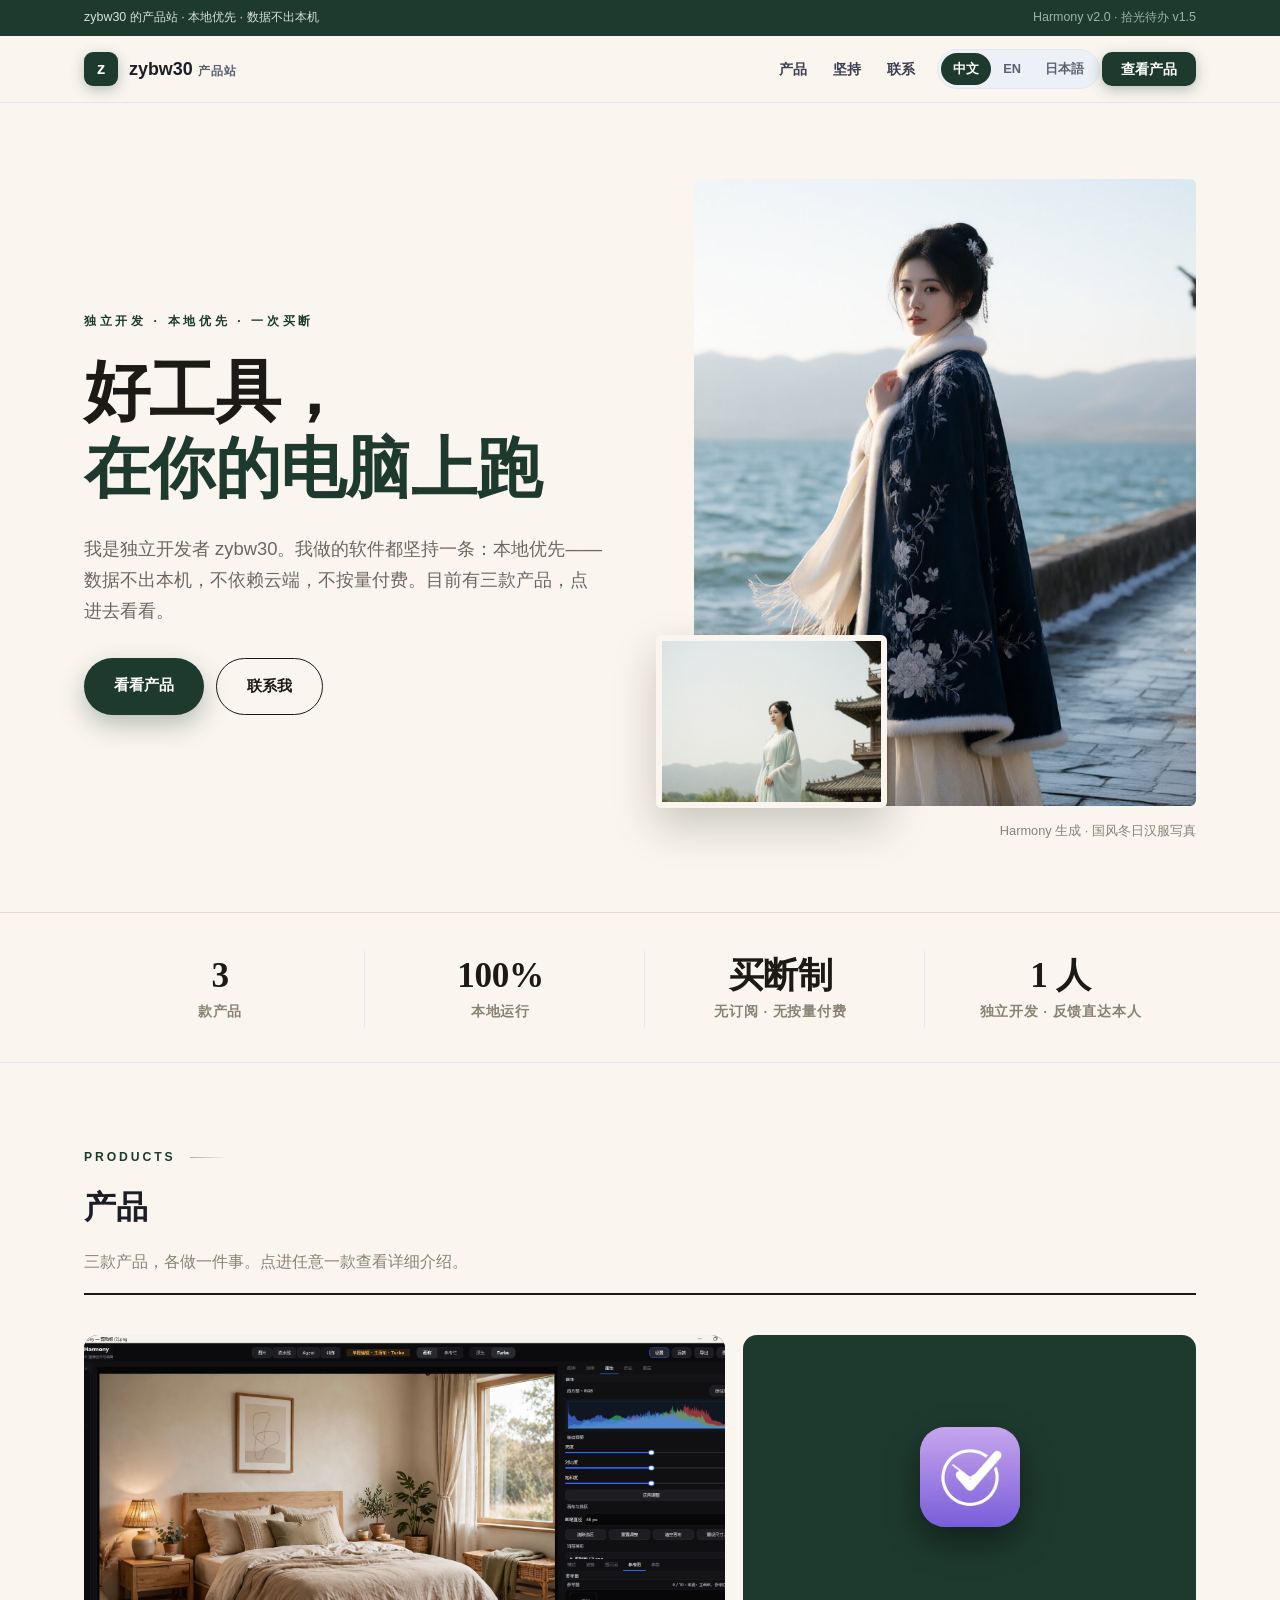
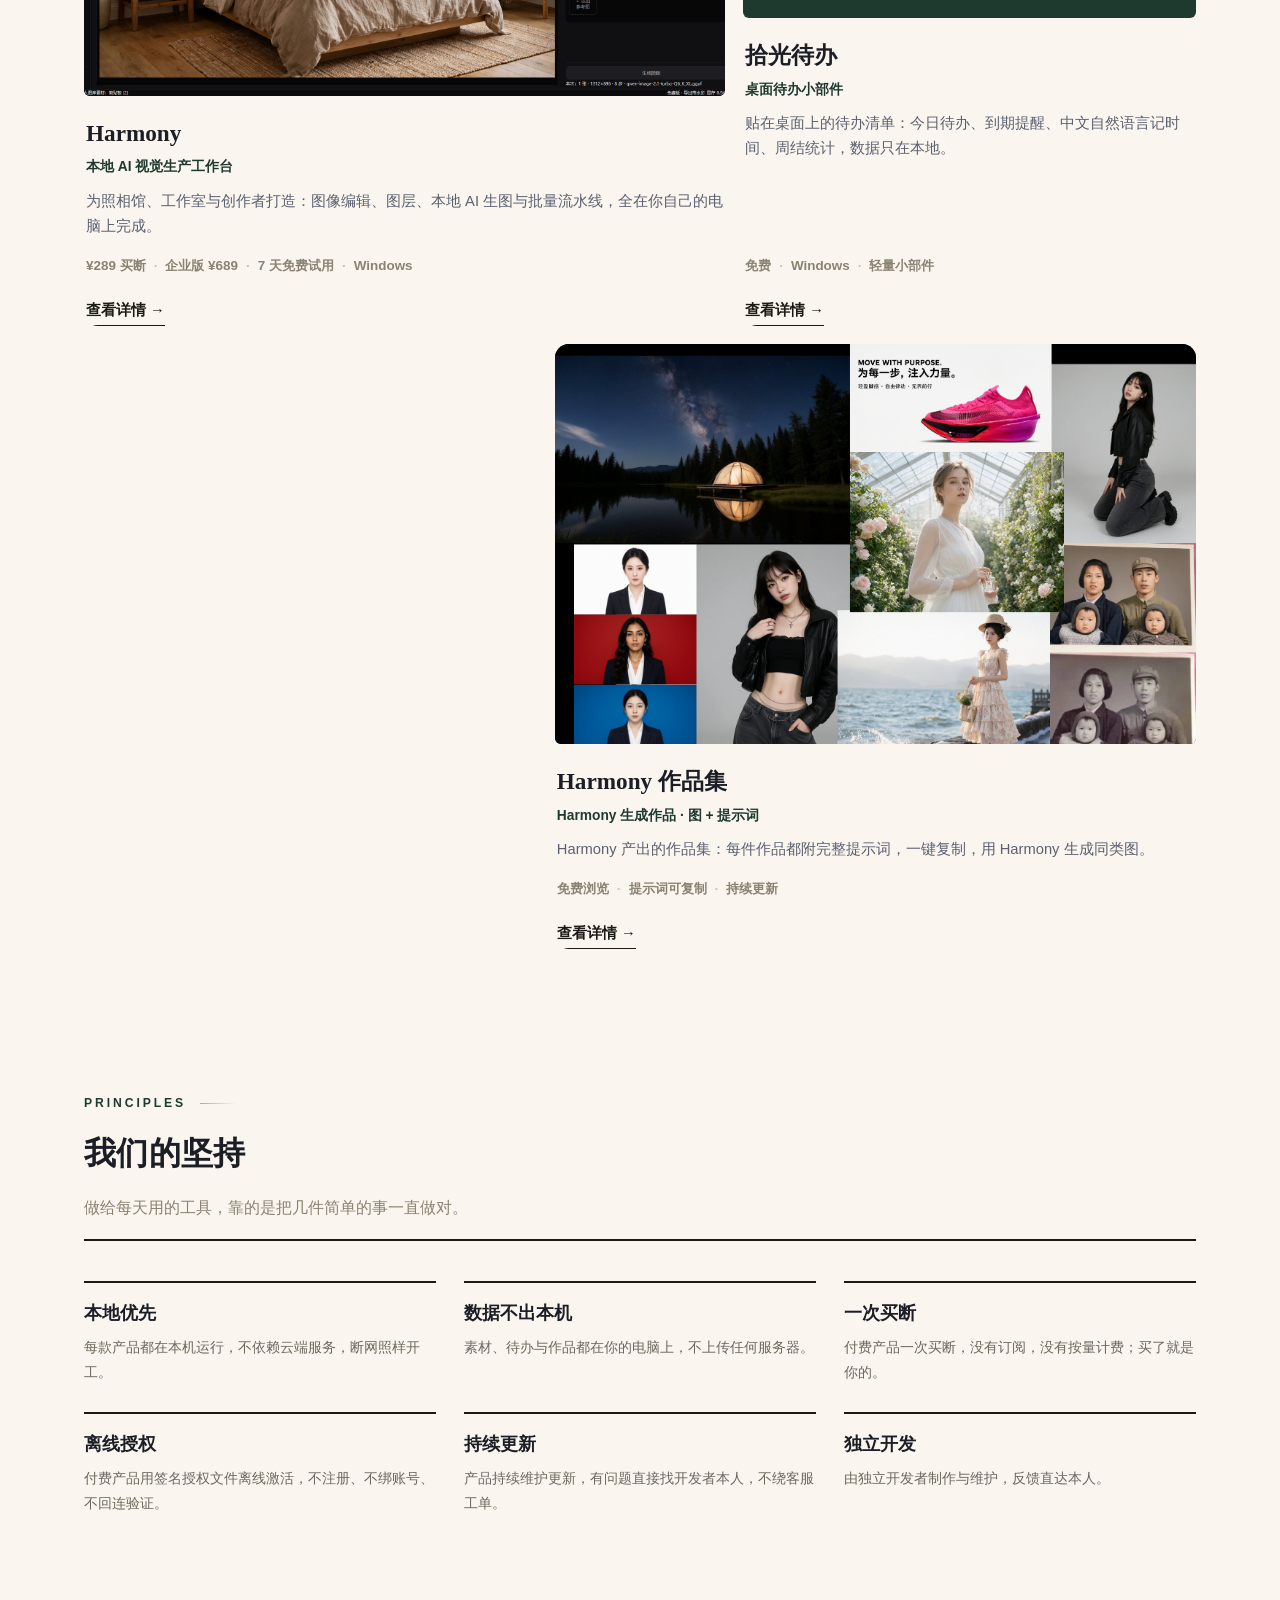
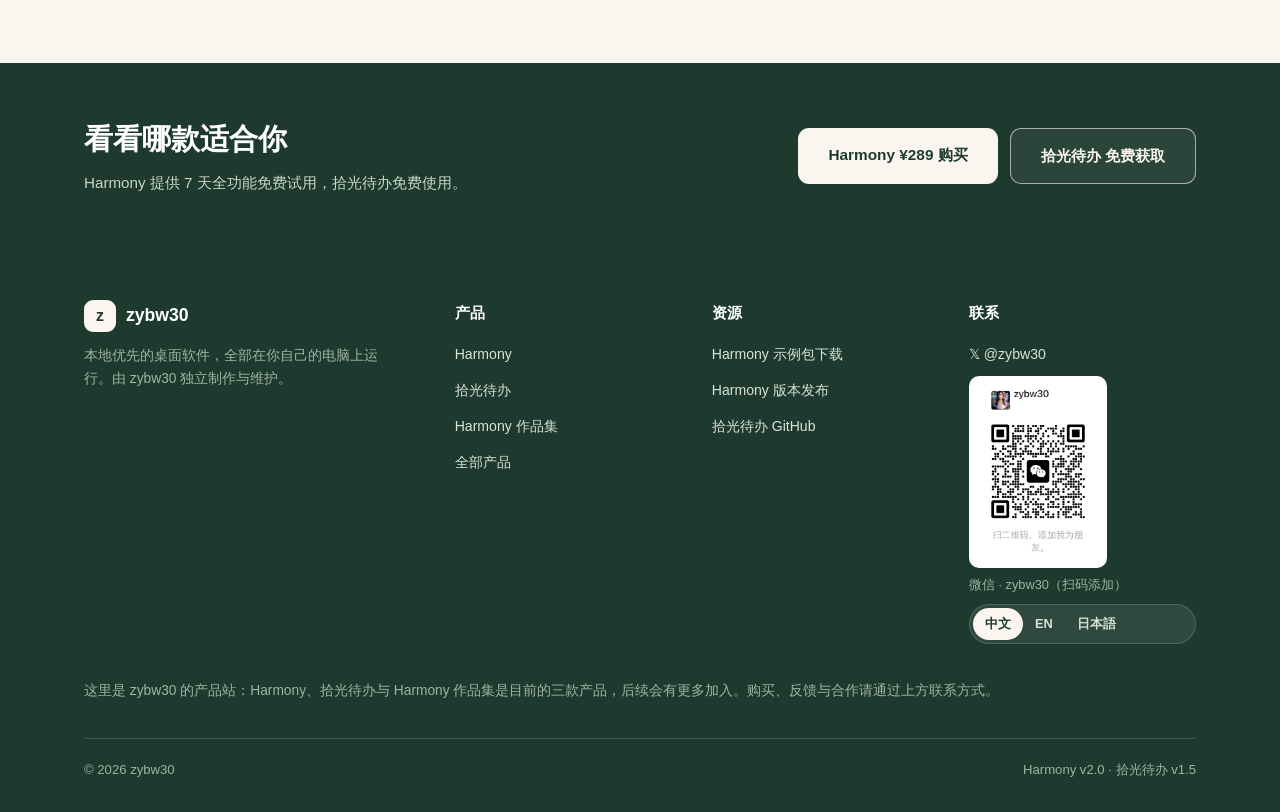
<file: index.html>
<!DOCTYPE html>
<html lang="zh-CN">
<head>
<meta charset="UTF-8">
<meta name="viewport" content="width=device-width, initial-scale=1.0, viewport-fit=cover">
<title>zybw30 · 本地优先的桌面软件</title>
<meta name="description" content="zybw30 的产品站：Harmony 本地 AI 视觉生产工作台、拾光待办桌面待办小部件与 Harmony 作品集。">
<link rel="alternate" hreflang="zh-CN" href="index.html">
<link rel="alternate" hreflang="en" href="en.html">
<link rel="alternate" hreflang="ja" href="ja.html">
<style>
  :root{
    --bg:#ffffff; --bg2:#f5f6fa; --card:#ffffff; --ink:#1c1e26; --muted:#5b6070;
    --line:#e5e7f0; --navy:#170057; --navy2:#0d0038; --blue:#2575fc; --cyan:#00c5ff;
    --grad:linear-gradient(92deg,#2575fc 0%,#00c5ff 100%);
    --grad-dark:linear-gradient(125deg,#0d0038 0%,#170057 52%,#123a9e 130%);
    --radius:14px; --shadow:0 10px 34px rgba(23,0,87,.10); --shadow-lg:0 24px 60px rgba(23,0,87,.16);
    --ease:cubic-bezier(.22,.8,.3,1);
    --serif:Georgia,"Times New Roman","Hiragino Mincho ProN","Yu Mincho","Noto Serif SC","Songti SC","STSong","SimSun",serif;
  }
  *{margin:0;padding:0;box-sizing:border-box}
  ::selection{background:#bcd9ff;color:var(--navy2)}
  html{scroll-behavior:smooth}
  body{font-family:-apple-system,BlinkMacSystemFont,"SF Pro Text","PingFang SC","Hiragino Sans GB","Microsoft YaHei",sans-serif;
    background:var(--bg); color:var(--ink); line-height:1.7; -webkit-font-smoothing:antialiased}
  .wrap{max-width:1160px;margin:0 auto;padding:0 24px}
  /* ---------- 顶部信息条 ---------- */
  .topbar{background:var(--navy2);color:#cfd2ff;font-size:.78rem}
  .topbar .wrap{display:flex;justify-content:space-between;align-items:center;height:36px;gap:14px}
  .topbar .tb-r{color:#8f96c9;white-space:nowrap}
  /* ---------- 导航 ---------- */
  nav{position:sticky;top:0;z-index:50;background:rgba(255,255,255,.92);
    backdrop-filter:blur(14px);-webkit-backdrop-filter:blur(14px);border-bottom:1px solid var(--line)}
  nav .wrap{display:flex;align-items:center;justify-content:space-between;height:66px;gap:16px}
  .brand{display:flex;align-items:center;gap:11px;font-weight:800;font-size:1.12rem;white-space:nowrap;color:var(--ink);text-decoration:none}
  .brand .mark{width:34px;height:34px;border-radius:9px;background:var(--grad);color:#fff;
    display:flex;align-items:center;justify-content:center;font-size:1.02rem;box-shadow:0 4px 14px rgba(37,117,252,.35)}
  .brand small{color:var(--muted);font-weight:600;font-size:.76rem;letter-spacing:.08em}
  nav ul{display:flex;gap:2px;list-style:none;align-items:center;flex-wrap:wrap}
  nav a.navlink{text-decoration:none;color:#3c4152;font-size:.9rem;font-weight:600;padding:8px 12px;border-radius:9px;white-space:nowrap}
  nav a.navlink:hover{color:var(--blue);background:#eef3ff}
  .langsel{display:flex;background:#eef0f7;border:1px solid var(--line);border-radius:999px;padding:3px;margin-left:8px}
  .langsel a{text-decoration:none;color:var(--muted);font-size:.8rem;font-weight:700;padding:5px 12px;border-radius:999px;white-space:nowrap}
  .langsel a.on{background:var(--grad);color:#fff}
  .nav-cta{text-decoration:none;background:var(--grad);color:#fff;font-weight:700;font-size:.88rem;
    padding:9px 19px;border-radius:10px;white-space:nowrap;box-shadow:0 4px 14px rgba(37,117,252,.30);transition:transform .18s var(--ease),box-shadow .18s var(--ease)}
  .nav-cta:hover{transform:translateY(-1px);box-shadow:0 8px 20px rgba(37,117,252,.4)}
  .paychips{display:flex;gap:8px;flex-wrap:wrap;margin-top:16px}
  .paychip{font-size:.76rem;color:var(--blue);background:#eaf2ff;border:1px solid #c9dcff;border-radius:999px;padding:4px 11px;font-weight:600}
  /* ---------- Hero ---------- */
  .hero{background:var(--grad-dark);color:#fff;padding:86px 0 70px;position:relative;overflow:hidden}
  .hero-grid{position:absolute;inset:0;pointer-events:none;opacity:.5;
    background-image:linear-gradient(rgba(255,255,255,.045) 1px,transparent 1px),linear-gradient(90deg,rgba(255,255,255,.045) 1px,transparent 1px);
    background-size:56px 56px;
    -webkit-mask-image:radial-gradient(ellipse 90% 70% at 50% 30%,#000 30%,transparent 75%);
    mask-image:radial-gradient(ellipse 90% 70% at 50% 30%,#000 30%,transparent 75%)}
  .hero::before{content:"";position:absolute;inset:auto -10% -55% auto;width:720px;height:720px;border-radius:50%;
    background:radial-gradient(closest-side,rgba(0,197,255,.28),transparent 70%);pointer-events:none}
  .hero::after{content:"";position:absolute;inset:-40% auto auto -12%;width:560px;height:560px;border-radius:50%;
    background:radial-gradient(closest-side,rgba(37,117,252,.35),transparent 70%);pointer-events:none}
  .hero .wrap{position:relative;z-index:1;text-align:center}
  .badge{display:inline-block;font-size:.78rem;color:#a8dcff;background:rgba(0,197,255,.12);
    border:1px solid rgba(0,197,255,.4);padding:6px 15px;border-radius:999px;margin-bottom:24px;font-weight:600}
  .hero h1{font-size:clamp(2.35rem,6.4vw,3.9rem);line-height:1.2;font-weight:800;letter-spacing:-.01em;margin-bottom:20px}
  .hero h1 .hl{background:var(--grad);-webkit-background-clip:text;background-clip:text;color:transparent}
  .hero p.lead{color:#c6c9e8;font-size:clamp(1rem,2.6vw,1.15rem);max-width:700px;margin:0 auto 34px}
  .cta{display:flex;gap:12px;justify-content:center;flex-wrap:wrap}
  .btn{display:inline-block;text-decoration:none;font-weight:700;font-size:.96rem;
    padding:14px 30px;border-radius:11px;transition:transform .15s ease,box-shadow .15s ease}
  .btn.primary{background:var(--grad);color:#fff;box-shadow:0 10px 26px rgba(0,120,255,.35)}
  .btn.primary:hover{transform:translateY(-2px);box-shadow:0 16px 34px rgba(0,120,255,.45)}
  .btn.ghost{background:rgba(255,255,255,.06);color:#fff;border:1px solid rgba(255,255,255,.35)}
  .btn.ghost:hover{border-color:var(--cyan)}
  /* ---------- 关键数据带 ---------- */
  .databand{background:#fff;border-bottom:1px solid var(--line);position:relative}
  .databand::before{content:"";position:absolute;top:0;left:0;right:0;height:3px;background:var(--grad)}
  .databand .wrap{display:grid;grid-template-columns:repeat(2,1fr);gap:10px 8px;padding:38px 24px 34px}
  @media(min-width:760px){.databand .wrap{grid-template-columns:repeat(4,1fr)}
    .stat{border-left:1px solid var(--line)} .stat:first-child{border-left:none}}
  .stat{text-align:center;padding:4px 6px}
  .stat b{font-size:2.2rem;display:block;font-weight:800;line-height:1.2;letter-spacing:-.01em;
    background:var(--grad);-webkit-background-clip:text;background-clip:text;color:transparent;font-variant-numeric:tabular-nums}
  .stat small{color:var(--muted);font-size:.85rem;font-weight:600;letter-spacing:.06em}
  /* ---------- 产品截图框 ---------- */
  .frame{margin:56px auto 0;max-width:920px;background:#10101c;border:1px solid rgba(0,197,255,.32);
    border-radius:16px;overflow:hidden;box-shadow:0 30px 70px rgba(0,0,0,.5),0 0 0 6px rgba(0,197,255,.06),0 0 90px rgba(37,117,252,.25);text-align:left}
  .frame-bar{display:flex;align-items:center;gap:7px;padding:11px 16px;border-bottom:1px solid rgba(255,255,255,.1);background:#17172a}
  .frame-bar i{width:11px;height:11px;border-radius:50%;background:#33334d;display:block}
  .frame-bar i:first-child{background:var(--cyan)}
  .frame-img{display:block;width:100%}
  .frame-body{aspect-ratio:16/9;display:flex;align-items:center;justify-content:center;text-align:center;padding:28px;color:#e8e9f5;
    background:radial-gradient(closest-side,rgba(37,117,252,.16),transparent 78%)}
  .frame-body .shot-label{font-weight:700;font-size:1.02rem}
  .frame-body .shot-label span{display:block;font-weight:400;font-size:.84rem;color:#9aa0c3;margin-top:8px}
  /* ---------- 通用版块 ---------- */
  section.block{padding:84px 0 10px}
  section.band{background:var(--bg2);margin-top:64px;padding:70px 0 64px}
  .sechead{text-align:center;margin-bottom:40px}
  .kicker{font-size:.76rem;font-weight:800;color:var(--blue);letter-spacing:.24em;margin-bottom:12px;text-transform:uppercase;
    display:flex;align-items:center;gap:14px;justify-content:center}
  .kicker::before,.kicker::after{content:"";height:1px;width:36px;background:linear-gradient(90deg,transparent,#9db9f5)}
  .kicker::after{background:linear-gradient(90deg,#9db9f5,transparent)}
  .sechead.left .kicker{justify-content:flex-start}
  .sechead.left .kicker::before{display:none}
  h2.sec{font-size:clamp(1.55rem,4.4vw,2.15rem);font-weight:800;letter-spacing:.01em}
  .secbar{width:44px;height:4px;border-radius:2px;background:var(--grad);margin:16px auto 0}
  p.secdesc{color:var(--muted);max-width:680px;margin:14px auto 0;text-align:center}
  .sechead.left{text-align:left}
  .sechead.left p.secdesc{margin-left:0;text-align:left}
  .sechead.left .secbar{margin-left:0}
  .grid{display:grid;gap:18px}
  @media(min-width:640px){.grid.cols2{grid-template-columns:1fr 1fr}.grid.cols3{grid-template-columns:1fr 1fr 1fr}}
  .card{background:var(--card);border:1px solid var(--line);border-radius:var(--radius);padding:28px;position:relative;overflow:hidden;
    box-shadow:0 2px 10px rgba(23,0,87,.04);transition:transform .25s var(--ease),box-shadow .25s var(--ease),border-color .25s var(--ease)}
  .card::before{content:"";position:absolute;top:0;left:0;right:0;height:3px;background:var(--grad);
    transform:scaleX(0);transform-origin:left;transition:transform .3s var(--ease)}
  .card:hover{transform:translateY(-4px);box-shadow:var(--shadow-lg);border-color:#c9dcff}
  .card:hover::before{transform:scaleX(1)}
  .card .icon{width:48px;height:48px;border-radius:13px;background:linear-gradient(135deg,#eaf2ff,#e2f6ff);border:1px solid #d3e4ff;
    display:flex;align-items:center;justify-content:center;font-size:1.32rem;margin-bottom:16px;box-shadow:inset 0 1px 0 #fff}
  .card h3{font-size:1.05rem;margin-bottom:7px}
  .card p{color:var(--muted);font-size:.92rem}
  /* ---------- 关于: 左文右信息表 ---------- */
  .about-grid{display:grid;gap:26px}
  @media(min-width:860px){.about-grid{grid-template-columns:1.25fr 1fr;gap:40px}}
  .about-txt p{color:var(--muted);margin-bottom:16px}
  .afeats{list-style:none;margin-top:6px}
  .afeats li{padding:7px 0;font-size:.96rem;border-bottom:1px dashed var(--line)}
  .afeats li::before{content:"✓ ";color:var(--blue);font-weight:800}
  .infocard{background:var(--card);border:1px solid var(--line);border-radius:var(--radius);box-shadow:var(--shadow);overflow:hidden;align-self:start}
  .infocard .ihead{background:var(--grad-dark);color:#fff;font-weight:800;padding:15px 22px;font-size:1rem}
  .irow{display:flex;justify-content:space-between;gap:18px;padding:12px 22px;border-bottom:1px solid var(--line);font-size:.92rem}
  .irow:last-child{border-bottom:none}
  .irow span{color:var(--muted);white-space:nowrap}
  .irow b{font-weight:700;text-align:right}
  /* ---------- 产品历程 ---------- */
  .timeline{max-width:820px;margin:0 auto;position:relative;padding-left:26px}
  .timeline::before{content:"";position:absolute;left:6px;top:8px;bottom:8px;width:2px;background:linear-gradient(180deg,var(--blue),var(--cyan))}
  .tl-item{position:relative;padding:0 0 30px 18px}
  .tl-item:last-child{padding-bottom:4px}
  .tl-item::before{content:"";position:absolute;left:-26px;top:7px;width:14px;height:14px;border-radius:50%;
    background:#fff;border:3px solid var(--blue);box-shadow:0 0 0 5px #eaf2ff}
  .tl-date{display:inline-block;font-weight:800;color:var(--blue);background:#eaf2ff;border:1px solid #c9dcff;
    border-radius:999px;padding:2px 12px;font-size:.8rem;margin-bottom:7px}
  .tl-item h3{font-size:1.02rem;margin-bottom:4px}
  .tl-item p{color:var(--muted);font-size:.92rem}
  /* ---------- 展示 ---------- */
  .show-grid{display:grid;gap:18px}
  @media(min-width:640px){.show-grid{grid-template-columns:1fr 1fr}}
  .shot{background:#f0f1f7;border:1px dashed #c3c7da;border-radius:var(--radius);
    display:flex;align-items:center;justify-content:center;text-align:center;padding:26px 18px;aspect-ratio:4/3}
  .shot .shot-label{font-weight:700;font-size:.98rem}
  .shot .shot-label span{display:block;font-weight:400;font-size:.8rem;color:var(--muted);margin-top:7px}
  .showcase-img{margin:0;border-radius:var(--radius);overflow:hidden;border:1px solid var(--line);box-shadow:var(--shadow-lg)}
  .showcase-img img{display:block;width:100%}
  /* ---------- 价格 ---------- */
  .price-card{overflow:visible}
  .price-card::before{border-radius:14px 14px 0 0}
  .price-card{position:relative;border:1px solid transparent;
    background:linear-gradient(180deg,#f6faff,#ffffff) padding-box,var(--grad) border-box;
    box-shadow:0 18px 44px rgba(37,117,252,.14)}
  .price-badge{position:absolute;top:-13px;left:26px;background:var(--grad);color:#fff;
    font-size:.74rem;font-weight:800;padding:4px 13px;border-radius:999px;letter-spacing:.05em}
  .price-row{display:flex;align-items:baseline;gap:13px;flex-wrap:wrap;margin:8px 0 12px}
  .price-now{font-size:3rem;font-weight:800;letter-spacing:-.02em;background:var(--grad);
    -webkit-background-clip:text;background-clip:text;color:transparent}
  .price-was{color:var(--muted);text-decoration:line-through;font-size:1.05rem}
  .price-note{color:var(--muted);font-size:.88rem}
  .price-feats{list-style:none;margin:16px 0 22px}
  .price-feats li{padding:5px 0;font-size:.95rem}
  .price-feats li::before{content:"✓ ";color:var(--blue);font-weight:800}
  .steps{display:grid;gap:18px}
  @media(min-width:640px){.steps{grid-template-columns:1fr 1fr 1fr}}
  .step{background:var(--card);border:1px solid var(--line);border-radius:var(--radius);padding:24px;box-shadow:0 2px 10px rgba(23,0,87,.04)}
  .step .num{width:33px;height:33px;border-radius:50%;background:var(--grad);color:#fff;
    display:flex;align-items:center;justify-content:center;font-weight:800;margin-bottom:12px}
  .step h3{font-size:1rem;margin-bottom:6px}
  .step p{color:var(--muted);font-size:.9rem}
  .fineprint{color:var(--muted);font-size:.86rem;margin-top:18px}
  /* ---------- FAQ ---------- */
  details.faq{background:var(--card);border:1px solid var(--line);border-radius:12px;padding:17px 21px;margin-bottom:12px}
  details.faq summary{cursor:pointer;font-weight:700;font-size:.97rem;transition:color .15s ease}
  details.faq summary:hover{color:var(--blue)}
  details.faq[open ]{border-color:#bcd4ff;box-shadow:0 6px 22px rgba(23,0,87,.06)}
  details.faq[open ] summary{color:var(--blue)}
  details.faq p{color:var(--muted);font-size:.92rem;margin-top:10px}
  /* ---------- CTA 带 ---------- */
  .ctaband{margin-top:84px;background:var(--grad-dark);color:#fff;position:relative;overflow:hidden}
  .ctaband::before{content:"";position:absolute;inset:auto -8% -70% auto;width:560px;height:560px;border-radius:50%;
    background:radial-gradient(closest-side,rgba(0,197,255,.25),transparent 70%);pointer-events:none}
  .ctaband .wrap{position:relative;z-index:1}
  .ctaband .wrap{padding:52px 24px;display:flex;flex-wrap:wrap;gap:20px;align-items:center;justify-content:space-between}
  .ctaband h2{font-size:clamp(1.35rem,3.6vw,1.8rem);font-weight:800}
  .ctaband p{color:#c6c9e8;font-size:.95rem;margin-top:6px}
  /* ---------- 页脚 ---------- */
  footer{background:var(--navy2);color:#b9bce0}
  footer .wrap{padding:52px 24px 30px}
  .fgrid{display:grid;gap:30px}
  @media(min-width:760px){.fgrid{grid-template-columns:1.5fr 1fr 1fr 1fr}}
  footer .fbrand{display:flex;align-items:center;gap:10px;font-weight:800;font-size:1.1rem;color:#fff;margin-bottom:12px}
  footer .fbrand .mark{width:32px;height:32px;border-radius:9px;background:var(--grad);color:#fff;
    display:flex;align-items:center;justify-content:center;font-size:.98rem}
  footer h4{color:#fff;font-size:.95rem;margin-bottom:14px}
  footer ul{list-style:none}
  footer li{margin-bottom:9px}
  footer a{color:#b9bce0;text-decoration:none;font-size:.88rem}
  footer a:hover{color:var(--cyan)}
  footer .fabout{font-size:.86rem;color:#8f96c9;max-width:300px}
  footer .langsel{background:rgba(255,255,255,.08);border-color:rgba(255,255,255,.16);margin:0}
  .wxqr{width:138px;border-radius:10px;display:block;margin-top:8px;background:#fff}
  .wxcap{font-size:.8rem;color:#8f96c9;margin-top:6px}
  footer .langsel a{color:#b9bce0}
  .fbar{border-top:1px solid rgba(255,255,255,.12);margin-top:36px;padding-top:20px;
    display:flex;flex-wrap:wrap;gap:10px 26px;justify-content:space-between;font-size:.82rem;color:#8f96c9}
  /* ---------- 动效 ---------- */
  .reveal{opacity:0;transform:translateY(18px);transition:opacity .6s ease,transform .6s ease}
  .reveal.in{opacity:1;transform:none}
  @media(prefers-reduced-motion:reduce){.reveal{opacity:1;transform:none;transition:none}}
  @media(max-width:560px){nav ul .navlink.hideS{display:none}.topbar .tb-r{display:none}}
  /* ---------- 面包屑 ---------- */
  .crumb{background:#f5f6fa;border-bottom:1px solid var(--line);font-size:.85rem;color:var(--muted)}
  .crumb .wrap{padding:10px 24px}
  .crumb a{color:var(--blue);text-decoration:none;font-weight:600}
  .crumb a:hover{text-decoration:underline}
  /* ---------- 产品卡 ---------- */
  .pcard{padding:0;display:flex;flex-direction:column}
  .pcard .pvisual{height:200px;overflow:hidden;background:var(--grad-dark);display:flex;align-items:center;justify-content:center;position:relative}
  .pcard .pvisual img.cover{width:100%;height:100%;object-fit:cover;object-position:top;display:block}
  .pcard .pvisual img.appicon{width:100px;height:100px;border-radius:25px;box-shadow:0 14px 34px rgba(0,0,0,.45)}
  .pcard .pvisual .plus{font-size:3rem;font-weight:300;color:#9aa0c3}
  .pcard .pvisual .works-mark{font-size:3.4rem;filter:drop-shadow(0 10px 22px rgba(0,0,0,.45))}
  .pcard .pbody{padding:26px 26px 28px;display:flex;flex-direction:column;flex:1}
  .pcard h3{font-size:1.22rem;margin-bottom:2px}
  .pcard .ptag{color:var(--blue);font-weight:700;font-size:.86rem;margin-bottom:10px}
  .pcard p.pdesc{color:var(--muted);font-size:.92rem;flex:1}
  .pcard .ptags{display:flex;gap:8px;flex-wrap:wrap;margin:16px 0 20px}
  .pcard .btn{align-self:flex-start;padding:12px 24px;font-size:.9rem}
  .pcard.more{background:#fafbfe;border-style:dashed}
  .pcard.more .pvisual{background:#eef0f7}
  .pcard.more:hover{transform:none;box-shadow:0 2px 10px rgba(23,0,87,.04)}
  /* ---------- Hero 图标框 ---------- */
  .frame-body img.hero-icon{width:116px;height:116px;border-radius:28px;box-shadow:0 16px 40px rgba(0,0,0,.5);margin-bottom:16px}

  /* ================================================================
     主页画廊版（2026-11-22 借鉴 Oil Art Landing，仅 body.gallery 生效；
     Harmony / 待办详情页不带 gallery 类，渲染不受影响）
     ================================================================ */
  .gallery{background:#FAF6EF}
  /* 顶栏 + 导航 */
  .gallery .topbar{background:#1E3A2F;color:#D8E2D9}
  .gallery .topbar .tb-r{color:#9DB3A4}
  .gallery nav{background:rgba(250,246,239,.92)}
  .gallery .brand .mark{background:#1E3A2F;box-shadow:0 4px 14px rgba(30,58,47,.3)}
  .gallery nav a.navlink:hover{color:#1E3A2F;background:#E9EFEA}
  .gallery .langsel a.on{background:#1E3A2F}
  .gallery .nav-cta{background:#1E3A2F;box-shadow:0 4px 14px rgba(30,58,47,.3)}
  .gallery .nav-cta:hover{box-shadow:0 8px 20px rgba(30,58,47,.4)}
  /* Hero：浅色编辑式两栏 */
  .gallery .hero{background:#FAF6EF;color:#1C1A16;padding:76px 0 70px}
  .gallery .hero-grid,.gallery .hero::before,.gallery .hero::after{display:none}
  .gallery .hero .wrap.hero-in{position:relative;z-index:1;text-align:left;display:grid;grid-template-columns:1.05fr .95fr;gap:56px;align-items:center}
  .gallery .hero .badge{background:transparent;border:none;color:#1E3A2F;padding:0;margin-bottom:22px;font-size:.76rem;letter-spacing:.3em;font-weight:800}
  .gallery .hero h1{font-family:var(--serif);font-size:clamp(2.6rem,5.4vw,4.1rem);line-height:1.18;color:#1C1A16}
  .gallery .hero h1 .hl{background:none;-webkit-background-clip:border-box;background-clip:border-box;color:#1E3A2F;-webkit-text-fill-color:#1E3A2F;display:block}
  .gallery .hero p.lead{color:#6E675C;margin:24px 0 32px;max-width:520px}
  .gallery .hero .cta{justify-content:flex-start}
  .gallery .hero .btn{border-radius:999px}
  .gallery .hero .btn.primary{background:#1E3A2F;box-shadow:0 10px 26px rgba(30,58,47,.3)}
  .gallery .hero .btn.primary:hover{box-shadow:0 16px 34px rgba(30,58,47,.4)}
  .gallery .hero .btn.ghost{background:transparent;color:#1C1A16;border:1.5px solid #1C1A16}
  .gallery .hero .btn.ghost:hover{border-color:#1E3A2F;color:#1E3A2F}
  .gallery .hero-imgs{position:relative}
  .gallery .hero-main{width:100%;aspect-ratio:4/5;object-fit:cover;display:block;border-radius:6px}
  .gallery .hero-sub{position:absolute;left:-38px;bottom:34px;width:46%;aspect-ratio:4/3;object-fit:cover;border-radius:6px;border:6px solid #FAF6EF;box-shadow:0 18px 44px rgba(28,26,22,.22)}
  .gallery .hero-cap{font-size:.8rem;color:#8A8272;margin-top:14px;text-align:right}
  /* 数据带 */
  .gallery .databand{background:transparent;border-top:1px solid #E4DCCB}
  .gallery .databand::before{display:none}
  .gallery .stat b{font-family:var(--serif);background:none;-webkit-background-clip:border-box;background-clip:border-box;color:#1C1A16;-webkit-text-fill-color:#1C1A16}
  .gallery .stat small{color:#8A8272}
  /* 版块标题：左对齐 + 底线 */
  .gallery .sechead{text-align:left;border-bottom:2px solid #1C1A16;padding-bottom:18px}
  .gallery .sechead .kicker{justify-content:flex-start;color:#1E3A2F}
  .gallery .sechead .kicker::before{display:none}
  .gallery .sechead .kicker::after{background:linear-gradient(90deg,#9DB3A4,transparent)}
  .gallery h2.sec{font-family:var(--serif);font-size:clamp(1.6rem,4vw,2rem)}
  .gallery .secbar{display:none}
  .gallery p.secdesc{margin-left:0;text-align:left;color:#8A8272}
  /* 产品画廊墙 */
  @media(min-width:640px){
    .gallery .grid.cols3.wall{grid-template-columns:repeat(12,1fr)}
    .gallery .pcard.big{grid-column:span 7}
    .gallery .pcard.small{grid-column:span 5}
    .gallery .pcard.small.works{grid-column:6 / span 7}
  }
  .gallery .pcard{background:transparent;border:none;box-shadow:none}
  .gallery .pcard:hover{transform:none;box-shadow:none}
  .gallery .pcard::before{display:none}
  .gallery .pcard .pvisual{height:auto;border-radius:6px;overflow:hidden;background:#1E3A2F}
  .gallery .pcard.big .pvisual{aspect-ratio:16/9}
  .gallery .pcard.small .pvisual{aspect-ratio:16/10}
  .gallery .pcard .pbody{padding:18px 2px 0}
  .gallery .pcard h3{font-family:var(--serif);font-size:1.45rem}
  .gallery .pcard .ptag{color:#1E3A2F}
  .gallery .pcard .ptags{gap:0}
  .gallery .pcard .paychip{background:none;border:none;padding:0;color:#8A8272;font-size:.84rem;font-weight:600}
  .gallery .pcard .paychip + .paychip::before{content:"·";margin:0 8px;color:#C9C2B2}
  .gallery .pcard .btn{align-self:flex-start;background:none;color:#1C1A16;box-shadow:none;border:none;border-bottom:1.5px solid #1C1A16;border-radius:0;padding:0 0 2px;font-size:.92rem}
  .gallery .pcard .btn:hover{transform:none;color:#1E3A2F;border-color:#1E3A2F}
  /* 坚持：无卡片线条项 */
  .gallery section.band{background:transparent}
  .gallery .vals{display:grid;gap:28px}
  @media(min-width:640px){.gallery .vals{grid-template-columns:repeat(3,1fr)}}
  .gallery .val{border-top:2px solid #1C1A16;padding-top:16px}
  .gallery .val h3{font-family:var(--serif);font-size:1.1rem;margin-bottom:6px}
  .gallery .val p{color:#6E675C;font-size:.9rem}
  /* CTA 带 */
  .gallery .ctaband{background:#1E3A2F}
  .gallery .ctaband::before{display:none}
  .gallery .ctaband h2{font-family:var(--serif)}
  .gallery .ctaband p{color:#C9D6CB}
  .gallery .ctaband .btn.primary{background:#FAF6EF;color:#1E3A2F;box-shadow:none}
  .gallery .ctaband .btn.primary:hover{box-shadow:0 12px 26px rgba(0,0,0,.25)}
  .gallery .ctaband .btn.ghost{border-color:rgba(250,246,239,.6);color:#FAF6EF}
  /* 页脚 */
  .gallery footer{background:#1E3A2F}
  .gallery footer .fbrand .mark{background:#FAF6EF;color:#1E3A2F}
  .gallery footer a{color:#D8E2D9}
  .gallery footer a:hover{color:#fff}
  .gallery footer .fabout{color:#9DB3A4}
  .gallery footer .fnote{color:#9DB3A4}
  .gallery footer .wxcap{color:#9DB3A4}
  .gallery footer .fbar{border-top-color:rgba(255,255,255,.15);color:#9DB3A4}
  .gallery footer .langsel a.on{background:#FAF6EF;color:#1E3A2F}
  /* 响应式 */
  @media(max-width:820px){
    .gallery .hero .wrap.hero-in{grid-template-columns:1fr;gap:40px}
    .gallery .hero-sub{left:12px}
    .gallery .hero{padding:56px 0 60px}
  }

</style>
</head>
<body class="gallery">

<div class="topbar">
  <div class="wrap">
    <span>zybw30 的产品站 · 本地优先 · 数据不出本机</span>
    <span class="tb-r">Harmony v2.0 · 拾光待办 v1.5</span>
  </div>
</div>

<nav>
  <div class="wrap">
    <a class="brand" href="index.html"><span class="mark">z</span><span>zybw30 <small>产品站</small></span></a>
    <ul>
      <li><a class="navlink hideS" href="#products">产品</a></li>
      <li><a class="navlink hideS" href="#values">坚持</a></li>
      <li><a class="navlink hideS" href="#contact">联系</a></li>
      <li class="langsel"><a href="index.html" class="on">中文</a><a href="en.html" class="">EN</a><a href="ja.html" class="">日本語</a></li>
      <li><a class="nav-cta" href="#products">查看产品</a></li>
    </ul>
  </div>
</nav>

<header class="hero">
  <div class="hero-grid"></div>
  <div class="wrap hero-in">
    <div class="hero-copy">
      <div class="badge reveal">独立开发 · 本地优先 · 一次买断</div>
      <h1 class="reveal">好工具，<span class="hl">在你的电脑上跑</span></h1>
      <p class="lead reveal">我是独立开发者 zybw30。我做的软件都坚持一条：本地优先——数据不出本机，不依赖云端，不按量付费。目前有三款产品，点进去看看。</p>
      <div class="cta reveal">
        <a class="btn primary" href="#products">看看产品</a>
        <a class="btn ghost" href="#contact">联系我</a>
      </div>
    </div>
    <div class="hero-imgs reveal">
      <img class="hero-main" src="works/img/20261114-183525.jpg" alt="Harmony 生成 · 国风冬日汉服写真">
      <img class="hero-sub" src="works/img/20261114-183143.jpg" alt="宋式美学">
      <div class="hero-cap">Harmony 生成 · 国风冬日汉服写真</div>
    </div>
  </div>
</header>

<div class="databand">
  <div class="wrap">
    <div class="stat reveal"><b>3</b><small>款产品</small></div>
    <div class="stat reveal"><b>100%</b><small>本地运行</small></div>
    <div class="stat reveal"><b>买断制</b><small>无订阅 · 无按量付费</small></div>
    <div class="stat reveal"><b>1 人</b><small>独立开发 · 反馈直达本人</small></div>
  </div>
</div>

<main class="wrap">

  <section class="block" id="products">
    <div class="sechead reveal">
      <div class="kicker">PRODUCTS</div>
      <h2 class="sec">产品</h2>
      <div class="secbar"></div>
      <p class="secdesc">三款产品，各做一件事。点进任意一款查看详细介绍。</p>
    </div>
    <div class="grid cols3 wall">
      <div class="card pcard big reveal">
        <div class="pvisual"><img class="cover" src="assets/ui.png" alt="Harmony"></div>
        <div class="pbody">
          <h3>Harmony</h3>
          <div class="ptag">本地 AI 视觉生产工作台</div>
          <p class="pdesc">为照相馆、工作室与创作者打造：图像编辑、图层、本地 AI 生图与批量流水线，全在你自己的电脑上完成。</p>
          <div class="ptags"><span class="paychip">¥289 买断</span><span class="paychip">企业版 ¥689</span><span class="paychip">7 天免费试用</span><span class="paychip">Windows</span></div>
          <a class="btn primary" href="harmony.html">查看详情 →</a>
        </div>
      </div>
      <div class="card pcard small reveal">
        <div class="pvisual"><img class="appicon" src="assets/todo-icon.png" alt="拾光待办"></div>
        <div class="pbody">
          <h3>拾光待办</h3>
          <div class="ptag">桌面待办小部件</div>
          <p class="pdesc">贴在桌面上的待办清单：今日待办、到期提醒、中文自然语言记时间、周结统计，数据只在本地。</p>
          <div class="ptags"><span class="paychip">免费</span><span class="paychip">Windows</span><span class="paychip">轻量小部件</span></div>
          <a class="btn primary" href="todo.html">查看详情 →</a>
        </div>
      </div>
      <div class="card pcard small works reveal">
        <div class="pvisual"><img class="cover" src="assets/showcase-collage.jpg" alt="Harmony 作品集"></div>
        <div class="pbody">
          <h3>Harmony 作品集</h3>
          <div class="ptag">Harmony 生成作品 · 图 + 提示词</div>
          <p class="pdesc">Harmony 产出的作品集：每件作品都附完整提示词，一键复制，用 Harmony 生成同类图。</p>
          <div class="ptags"><span class="paychip">免费浏览</span><span class="paychip">提示词可复制</span><span class="paychip">持续更新</span></div>
          <a class="btn primary" href="works.html">查看详情 →</a>
        </div>
      </div>
    </div>
  </section>

</main>

<section class="band" id="values">
  <div class="wrap">
    <div class="sechead reveal">
      <div class="kicker">PRINCIPLES</div>
      <h2 class="sec">我们的坚持</h2>
      <div class="secbar"></div>
      <p class="secdesc">做给每天用的工具，靠的是把几件简单的事一直做对。</p>
    </div>
    <div class="vals">
      <div class="val reveal"><h3>本地优先</h3><p>每款产品都在本机运行，不依赖云端服务，断网照样开工。</p></div>
      <div class="val reveal"><h3>数据不出本机</h3><p>素材、待办与作品都在你的电脑上，不上传任何服务器。</p></div>
      <div class="val reveal"><h3>一次买断</h3><p>付费产品一次买断，没有订阅，没有按量计费；买了就是你的。</p></div>
      <div class="val reveal"><h3>离线授权</h3><p>付费产品用签名授权文件离线激活，不注册、不绑账号、不回连验证。</p></div>
      <div class="val reveal"><h3>持续更新</h3><p>产品持续维护更新，有问题直接找开发者本人，不绕客服工单。</p></div>
      <div class="val reveal"><h3>独立开发</h3><p>由独立开发者制作与维护，反馈直达本人。</p></div>
    </div>
  </div>
</section>

<div class="ctaband">
  <div class="wrap">
    <div class="reveal">
      <h2>看看哪款适合你</h2>
      <p>Harmony 提供 7 天全功能免费试用，拾光待办免费使用。</p>
    </div>
    <div class="cta reveal">
      <a class="btn primary" href="harmony.html#buy">Harmony ¥289 购买</a>
      <a class="btn ghost" href="todo.html#get">拾光待办 免费获取</a>
    </div>
  </div>
</div>

<footer id="contact">
  <div class="wrap">
    <div class="fgrid">
      <div>
        <div class="fbrand"><span class="mark">z</span><span>zybw30</span></div>
        <p class="fabout">本地优先的桌面软件，全部在你自己的电脑上运行。由 zybw30 独立制作与维护。</p>
      </div>
      <div>
        <h4>产品</h4>
        <ul>
          <li><a href="harmony.html">Harmony</a></li>
          <li><a href="todo.html">拾光待办</a></li>
          <li><a href="works.html">Harmony 作品集</a></li>
          <li><a href="index.html">全部产品</a></li>
        </ul>
      </div>
      <div>
        <h4>资源</h4>
        <ul>
          <li><a href="https://github.com/zybw30/zybw30.github.io/releases/download/harmony/Harmony-examples.zip">Harmony 示例包下载</a></li>
          <li><a href="https://github.com/zybw30/zybw30.github.io/releases/tag/harmony">Harmony 版本发布</a></li>
          <li><a href="https://github.com/zybw30/todo">拾光待办 GitHub</a></li>
        </ul>
      </div>
      <div>
        <h4>联系</h4>
        <ul>
          <li><a href="https://x.com/zybw30" target="_blank" rel="noopener">𝕏 @zybw30</a></li>
          <li><img class="wxqr" src="assets/wechat-qr.jpg" alt="微信 · zybw30（扫码添加）"><div class="wxcap">微信 · zybw30（扫码添加）</div></li>
          <li><span class="langsel"><a href="index.html" class="on">中文</a><a href="en.html" class="">EN</a><a href="ja.html" class="">日本語</a></span></li>
        </ul>
      </div>
    </div>
    <p class="fnote" style="font-size:.86rem;margin-top:26px">这里是 zybw30 的产品站：Harmony、拾光待办与 Harmony 作品集是目前的三款产品，后续会有更多加入。购买、反馈与合作请通过上方联系方式。</p>
    <div class="fbar">
      <span>© <span id="year">2026</span> zybw30</span>
      <span>Harmony v2.0 · 拾光待办 v1.5</span>
    </div>
  </div>
</footer>

<script>
  (function(){
    var old = {'#buy':1,'#features':1,'#about':1,'#showcase':1,'#faq':1,'#history':1};
    if(old[location.hash]){ location.replace('harmony.html' + location.hash); }
  })();
  document.getElementById('year').textContent = new Date().getFullYear();
  var io = new IntersectionObserver(function(entries){
    entries.forEach(function(e){
      if(e.isIntersecting){ e.target.classList.add('in'); io.unobserve(e.target); }
    });
  }, {threshold: 0.12});
  document.querySelectorAll('.reveal').forEach(function(el){ io.observe(el); });
</script>

<script src="/assets/tracker.js" defer></script>
</body>
</html>
</file>
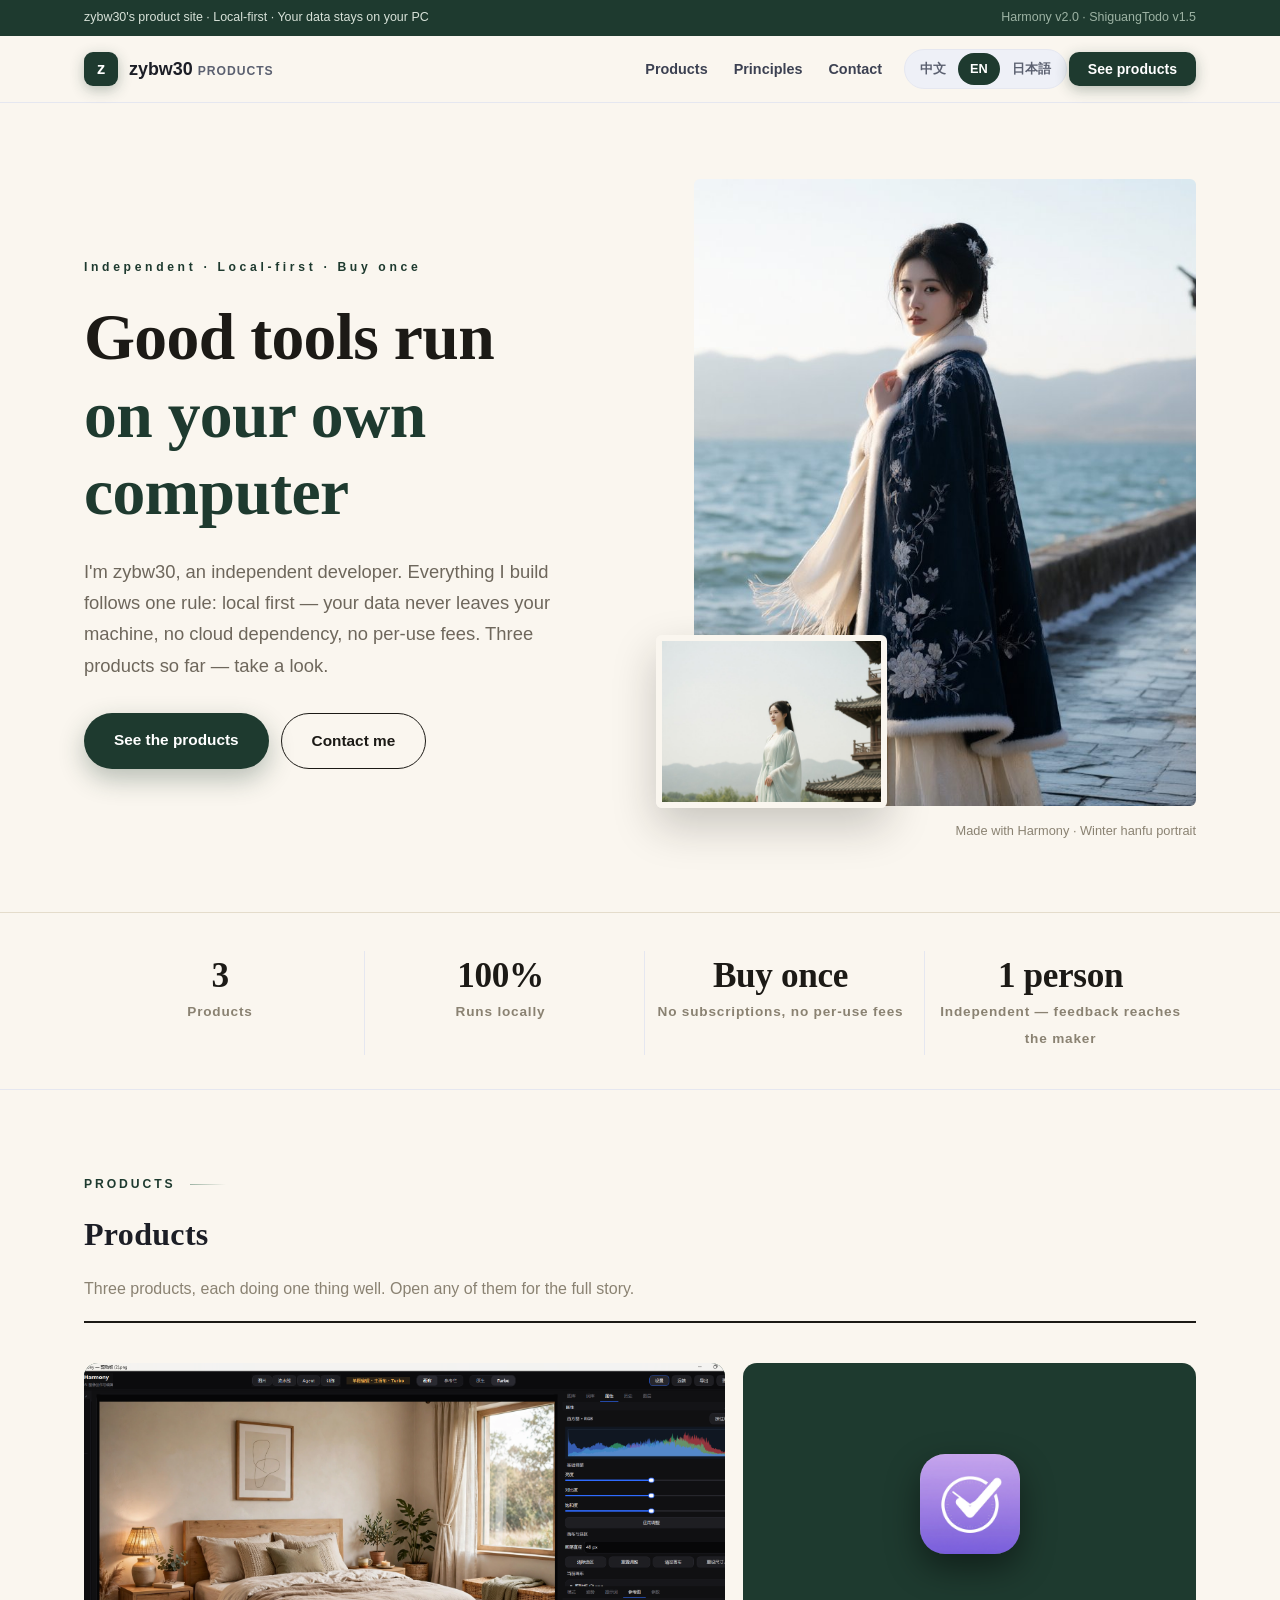
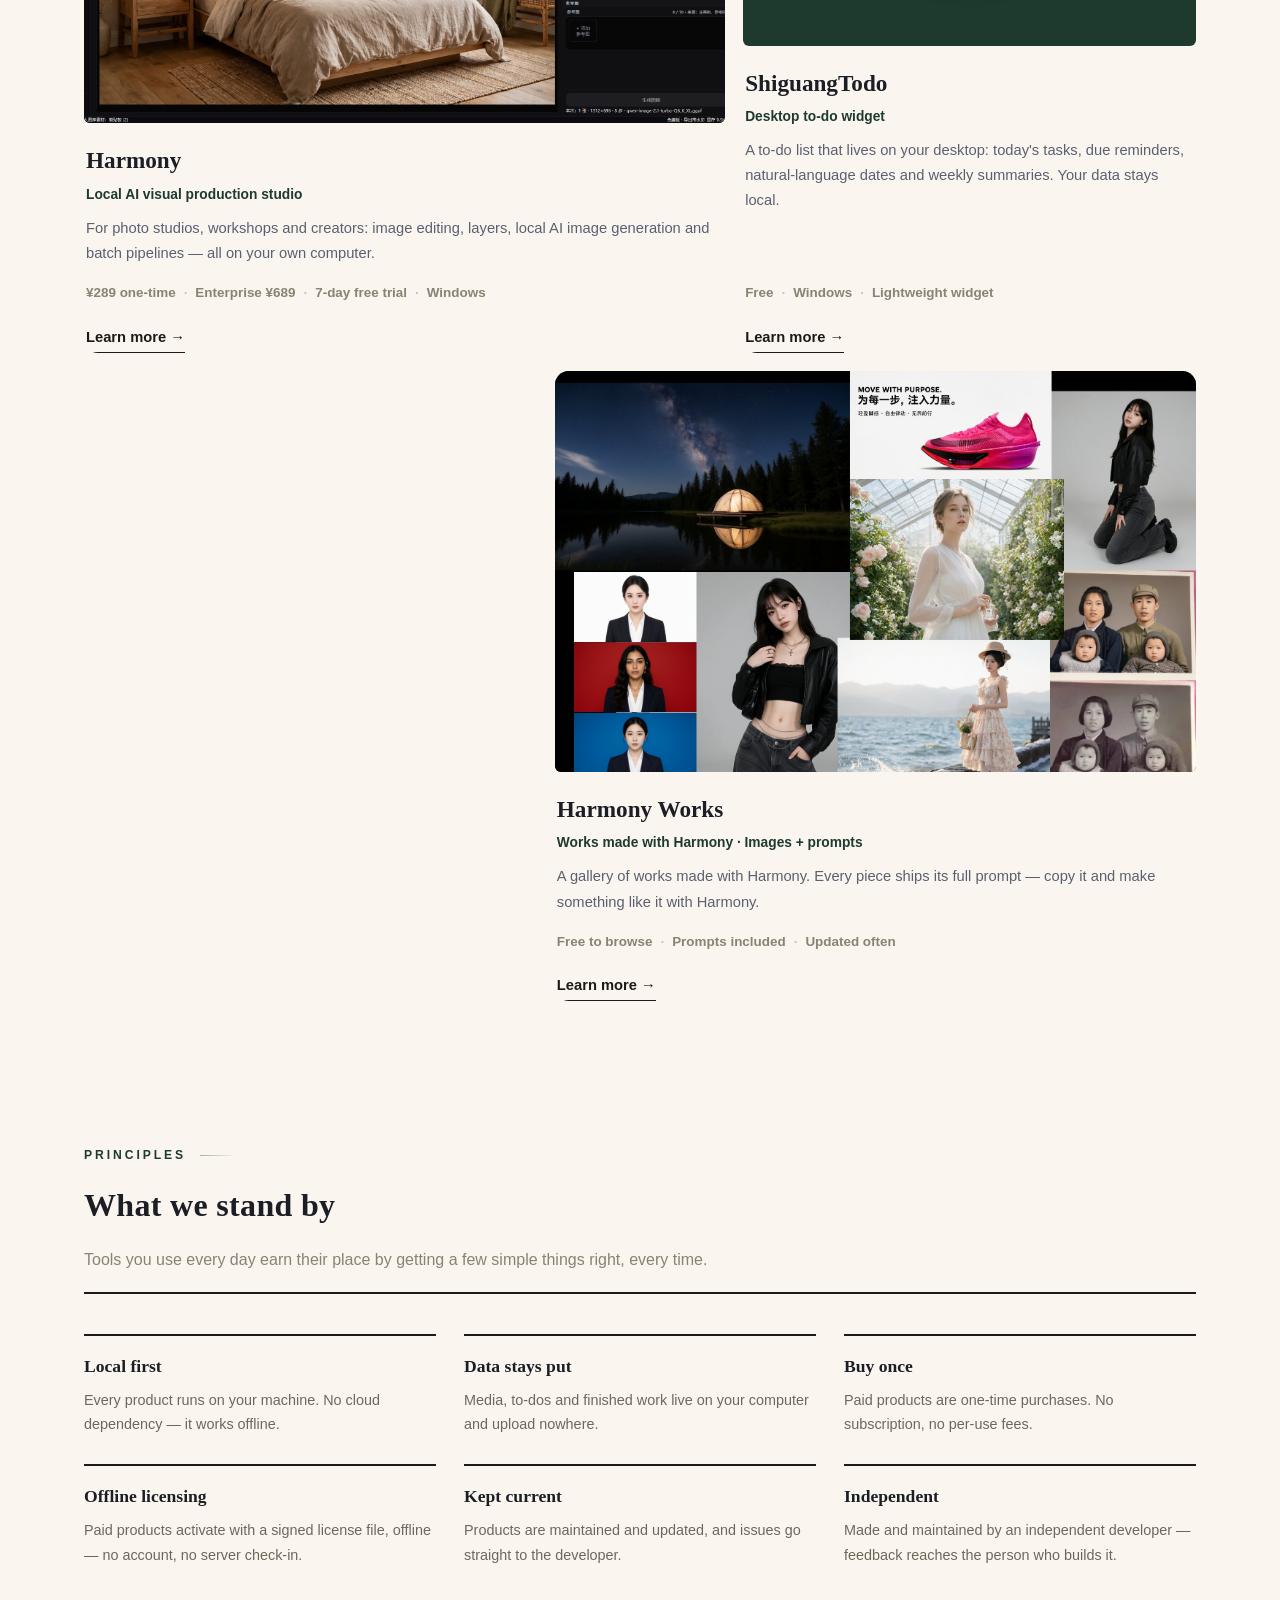
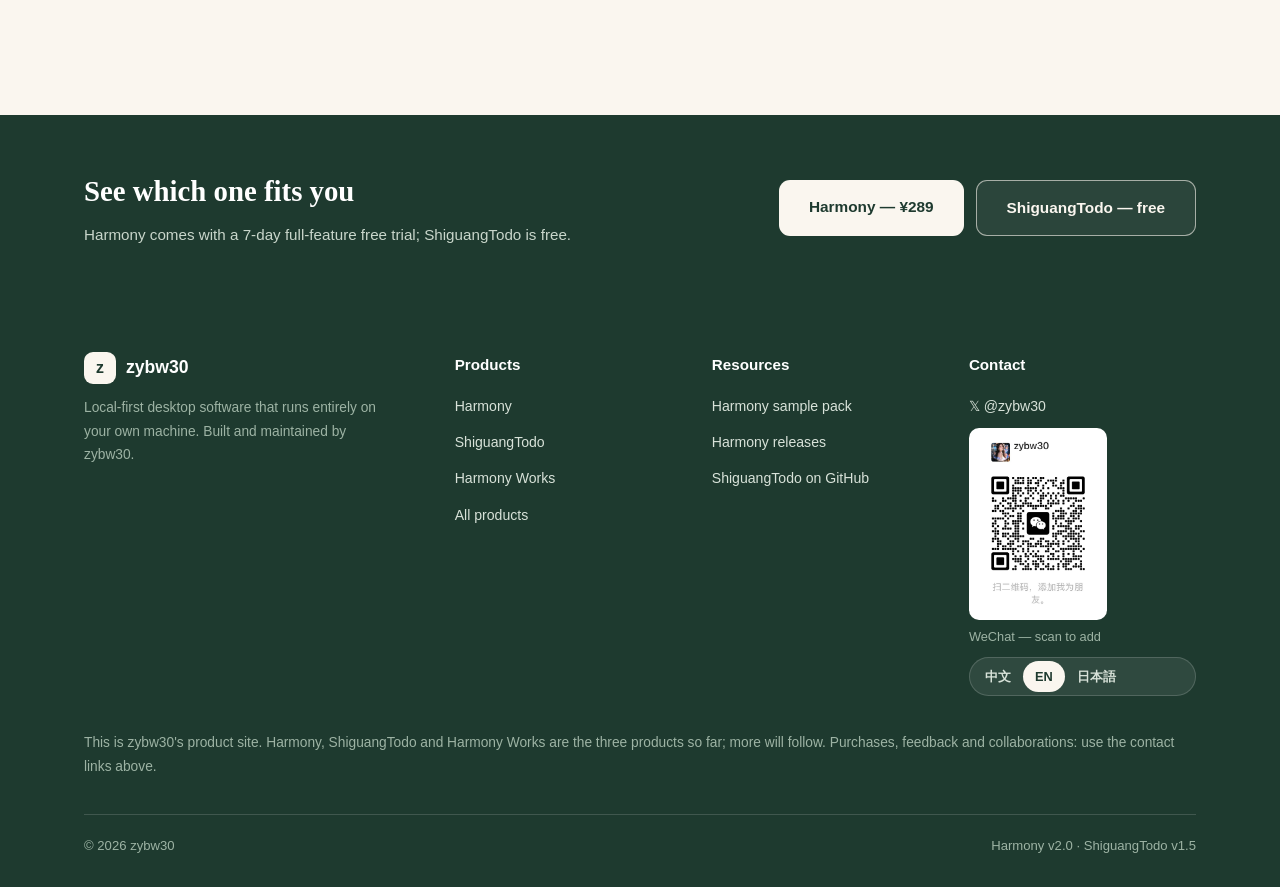
<file: en.html>
<!DOCTYPE html>
<html lang="en">
<head>
<meta charset="UTF-8">
<meta name="viewport" content="width=device-width, initial-scale=1.0, viewport-fit=cover">
<title>zybw30 · Local-first desktop software</title>
<meta name="description" content="zybw30's product site: Harmony, a local AI visual production studio, ShiguangTodo, a desktop to-do widget, and Harmony Works, a gallery of works made with Harmony.">
<link rel="alternate" hreflang="zh-CN" href="index.html">
<link rel="alternate" hreflang="en" href="en.html">
<link rel="alternate" hreflang="ja" href="ja.html">
<style>
  :root{
    --bg:#ffffff; --bg2:#f5f6fa; --card:#ffffff; --ink:#1c1e26; --muted:#5b6070;
    --line:#e5e7f0; --navy:#170057; --navy2:#0d0038; --blue:#2575fc; --cyan:#00c5ff;
    --grad:linear-gradient(92deg,#2575fc 0%,#00c5ff 100%);
    --grad-dark:linear-gradient(125deg,#0d0038 0%,#170057 52%,#123a9e 130%);
    --radius:14px; --shadow:0 10px 34px rgba(23,0,87,.10); --shadow-lg:0 24px 60px rgba(23,0,87,.16);
    --ease:cubic-bezier(.22,.8,.3,1);
    --serif:Georgia,"Times New Roman","Hiragino Mincho ProN","Yu Mincho","Noto Serif SC","Songti SC","STSong","SimSun",serif;
  }
  *{margin:0;padding:0;box-sizing:border-box}
  ::selection{background:#bcd9ff;color:var(--navy2)}
  html{scroll-behavior:smooth}
  body{font-family:-apple-system,BlinkMacSystemFont,"SF Pro Text","PingFang SC","Hiragino Sans GB","Microsoft YaHei",sans-serif;
    background:var(--bg); color:var(--ink); line-height:1.7; -webkit-font-smoothing:antialiased}
  .wrap{max-width:1160px;margin:0 auto;padding:0 24px}
  /* ---------- 顶部信息条 ---------- */
  .topbar{background:var(--navy2);color:#cfd2ff;font-size:.78rem}
  .topbar .wrap{display:flex;justify-content:space-between;align-items:center;height:36px;gap:14px}
  .topbar .tb-r{color:#8f96c9;white-space:nowrap}
  /* ---------- 导航 ---------- */
  nav{position:sticky;top:0;z-index:50;background:rgba(255,255,255,.92);
    backdrop-filter:blur(14px);-webkit-backdrop-filter:blur(14px);border-bottom:1px solid var(--line)}
  nav .wrap{display:flex;align-items:center;justify-content:space-between;height:66px;gap:16px}
  .brand{display:flex;align-items:center;gap:11px;font-weight:800;font-size:1.12rem;white-space:nowrap;color:var(--ink);text-decoration:none}
  .brand .mark{width:34px;height:34px;border-radius:9px;background:var(--grad);color:#fff;
    display:flex;align-items:center;justify-content:center;font-size:1.02rem;box-shadow:0 4px 14px rgba(37,117,252,.35)}
  .brand small{color:var(--muted);font-weight:600;font-size:.76rem;letter-spacing:.08em}
  nav ul{display:flex;gap:2px;list-style:none;align-items:center;flex-wrap:wrap}
  nav a.navlink{text-decoration:none;color:#3c4152;font-size:.9rem;font-weight:600;padding:8px 12px;border-radius:9px;white-space:nowrap}
  nav a.navlink:hover{color:var(--blue);background:#eef3ff}
  .langsel{display:flex;background:#eef0f7;border:1px solid var(--line);border-radius:999px;padding:3px;margin-left:8px}
  .langsel a{text-decoration:none;color:var(--muted);font-size:.8rem;font-weight:700;padding:5px 12px;border-radius:999px;white-space:nowrap}
  .langsel a.on{background:var(--grad);color:#fff}
  .nav-cta{text-decoration:none;background:var(--grad);color:#fff;font-weight:700;font-size:.88rem;
    padding:9px 19px;border-radius:10px;white-space:nowrap;box-shadow:0 4px 14px rgba(37,117,252,.30);transition:transform .18s var(--ease),box-shadow .18s var(--ease)}
  .nav-cta:hover{transform:translateY(-1px);box-shadow:0 8px 20px rgba(37,117,252,.4)}
  .paychips{display:flex;gap:8px;flex-wrap:wrap;margin-top:16px}
  .paychip{font-size:.76rem;color:var(--blue);background:#eaf2ff;border:1px solid #c9dcff;border-radius:999px;padding:4px 11px;font-weight:600}
  /* ---------- Hero ---------- */
  .hero{background:var(--grad-dark);color:#fff;padding:86px 0 70px;position:relative;overflow:hidden}
  .hero-grid{position:absolute;inset:0;pointer-events:none;opacity:.5;
    background-image:linear-gradient(rgba(255,255,255,.045) 1px,transparent 1px),linear-gradient(90deg,rgba(255,255,255,.045) 1px,transparent 1px);
    background-size:56px 56px;
    -webkit-mask-image:radial-gradient(ellipse 90% 70% at 50% 30%,#000 30%,transparent 75%);
    mask-image:radial-gradient(ellipse 90% 70% at 50% 30%,#000 30%,transparent 75%)}
  .hero::before{content:"";position:absolute;inset:auto -10% -55% auto;width:720px;height:720px;border-radius:50%;
    background:radial-gradient(closest-side,rgba(0,197,255,.28),transparent 70%);pointer-events:none}
  .hero::after{content:"";position:absolute;inset:-40% auto auto -12%;width:560px;height:560px;border-radius:50%;
    background:radial-gradient(closest-side,rgba(37,117,252,.35),transparent 70%);pointer-events:none}
  .hero .wrap{position:relative;z-index:1;text-align:center}
  .badge{display:inline-block;font-size:.78rem;color:#a8dcff;background:rgba(0,197,255,.12);
    border:1px solid rgba(0,197,255,.4);padding:6px 15px;border-radius:999px;margin-bottom:24px;font-weight:600}
  .hero h1{font-size:clamp(2.35rem,6.4vw,3.9rem);line-height:1.2;font-weight:800;letter-spacing:-.01em;margin-bottom:20px}
  .hero h1 .hl{background:var(--grad);-webkit-background-clip:text;background-clip:text;color:transparent}
  .hero p.lead{color:#c6c9e8;font-size:clamp(1rem,2.6vw,1.15rem);max-width:700px;margin:0 auto 34px}
  .cta{display:flex;gap:12px;justify-content:center;flex-wrap:wrap}
  .btn{display:inline-block;text-decoration:none;font-weight:700;font-size:.96rem;
    padding:14px 30px;border-radius:11px;transition:transform .15s ease,box-shadow .15s ease}
  .btn.primary{background:var(--grad);color:#fff;box-shadow:0 10px 26px rgba(0,120,255,.35)}
  .btn.primary:hover{transform:translateY(-2px);box-shadow:0 16px 34px rgba(0,120,255,.45)}
  .btn.ghost{background:rgba(255,255,255,.06);color:#fff;border:1px solid rgba(255,255,255,.35)}
  .btn.ghost:hover{border-color:var(--cyan)}
  /* ---------- 关键数据带 ---------- */
  .databand{background:#fff;border-bottom:1px solid var(--line);position:relative}
  .databand::before{content:"";position:absolute;top:0;left:0;right:0;height:3px;background:var(--grad)}
  .databand .wrap{display:grid;grid-template-columns:repeat(2,1fr);gap:10px 8px;padding:38px 24px 34px}
  @media(min-width:760px){.databand .wrap{grid-template-columns:repeat(4,1fr)}
    .stat{border-left:1px solid var(--line)} .stat:first-child{border-left:none}}
  .stat{text-align:center;padding:4px 6px}
  .stat b{font-size:2.2rem;display:block;font-weight:800;line-height:1.2;letter-spacing:-.01em;
    background:var(--grad);-webkit-background-clip:text;background-clip:text;color:transparent;font-variant-numeric:tabular-nums}
  .stat small{color:var(--muted);font-size:.85rem;font-weight:600;letter-spacing:.06em}
  /* ---------- 产品截图框 ---------- */
  .frame{margin:56px auto 0;max-width:920px;background:#10101c;border:1px solid rgba(0,197,255,.32);
    border-radius:16px;overflow:hidden;box-shadow:0 30px 70px rgba(0,0,0,.5),0 0 0 6px rgba(0,197,255,.06),0 0 90px rgba(37,117,252,.25);text-align:left}
  .frame-bar{display:flex;align-items:center;gap:7px;padding:11px 16px;border-bottom:1px solid rgba(255,255,255,.1);background:#17172a}
  .frame-bar i{width:11px;height:11px;border-radius:50%;background:#33334d;display:block}
  .frame-bar i:first-child{background:var(--cyan)}
  .frame-img{display:block;width:100%}
  .frame-body{aspect-ratio:16/9;display:flex;align-items:center;justify-content:center;text-align:center;padding:28px;color:#e8e9f5;
    background:radial-gradient(closest-side,rgba(37,117,252,.16),transparent 78%)}
  .frame-body .shot-label{font-weight:700;font-size:1.02rem}
  .frame-body .shot-label span{display:block;font-weight:400;font-size:.84rem;color:#9aa0c3;margin-top:8px}
  /* ---------- 通用版块 ---------- */
  section.block{padding:84px 0 10px}
  section.band{background:var(--bg2);margin-top:64px;padding:70px 0 64px}
  .sechead{text-align:center;margin-bottom:40px}
  .kicker{font-size:.76rem;font-weight:800;color:var(--blue);letter-spacing:.24em;margin-bottom:12px;text-transform:uppercase;
    display:flex;align-items:center;gap:14px;justify-content:center}
  .kicker::before,.kicker::after{content:"";height:1px;width:36px;background:linear-gradient(90deg,transparent,#9db9f5)}
  .kicker::after{background:linear-gradient(90deg,#9db9f5,transparent)}
  .sechead.left .kicker{justify-content:flex-start}
  .sechead.left .kicker::before{display:none}
  h2.sec{font-size:clamp(1.55rem,4.4vw,2.15rem);font-weight:800;letter-spacing:.01em}
  .secbar{width:44px;height:4px;border-radius:2px;background:var(--grad);margin:16px auto 0}
  p.secdesc{color:var(--muted);max-width:680px;margin:14px auto 0;text-align:center}
  .sechead.left{text-align:left}
  .sechead.left p.secdesc{margin-left:0;text-align:left}
  .sechead.left .secbar{margin-left:0}
  .grid{display:grid;gap:18px}
  @media(min-width:640px){.grid.cols2{grid-template-columns:1fr 1fr}.grid.cols3{grid-template-columns:1fr 1fr 1fr}}
  .card{background:var(--card);border:1px solid var(--line);border-radius:var(--radius);padding:28px;position:relative;overflow:hidden;
    box-shadow:0 2px 10px rgba(23,0,87,.04);transition:transform .25s var(--ease),box-shadow .25s var(--ease),border-color .25s var(--ease)}
  .card::before{content:"";position:absolute;top:0;left:0;right:0;height:3px;background:var(--grad);
    transform:scaleX(0);transform-origin:left;transition:transform .3s var(--ease)}
  .card:hover{transform:translateY(-4px);box-shadow:var(--shadow-lg);border-color:#c9dcff}
  .card:hover::before{transform:scaleX(1)}
  .card .icon{width:48px;height:48px;border-radius:13px;background:linear-gradient(135deg,#eaf2ff,#e2f6ff);border:1px solid #d3e4ff;
    display:flex;align-items:center;justify-content:center;font-size:1.32rem;margin-bottom:16px;box-shadow:inset 0 1px 0 #fff}
  .card h3{font-size:1.05rem;margin-bottom:7px}
  .card p{color:var(--muted);font-size:.92rem}
  /* ---------- 关于: 左文右信息表 ---------- */
  .about-grid{display:grid;gap:26px}
  @media(min-width:860px){.about-grid{grid-template-columns:1.25fr 1fr;gap:40px}}
  .about-txt p{color:var(--muted);margin-bottom:16px}
  .afeats{list-style:none;margin-top:6px}
  .afeats li{padding:7px 0;font-size:.96rem;border-bottom:1px dashed var(--line)}
  .afeats li::before{content:"✓ ";color:var(--blue);font-weight:800}
  .infocard{background:var(--card);border:1px solid var(--line);border-radius:var(--radius);box-shadow:var(--shadow);overflow:hidden;align-self:start}
  .infocard .ihead{background:var(--grad-dark);color:#fff;font-weight:800;padding:15px 22px;font-size:1rem}
  .irow{display:flex;justify-content:space-between;gap:18px;padding:12px 22px;border-bottom:1px solid var(--line);font-size:.92rem}
  .irow:last-child{border-bottom:none}
  .irow span{color:var(--muted);white-space:nowrap}
  .irow b{font-weight:700;text-align:right}
  /* ---------- 产品历程 ---------- */
  .timeline{max-width:820px;margin:0 auto;position:relative;padding-left:26px}
  .timeline::before{content:"";position:absolute;left:6px;top:8px;bottom:8px;width:2px;background:linear-gradient(180deg,var(--blue),var(--cyan))}
  .tl-item{position:relative;padding:0 0 30px 18px}
  .tl-item:last-child{padding-bottom:4px}
  .tl-item::before{content:"";position:absolute;left:-26px;top:7px;width:14px;height:14px;border-radius:50%;
    background:#fff;border:3px solid var(--blue);box-shadow:0 0 0 5px #eaf2ff}
  .tl-date{display:inline-block;font-weight:800;color:var(--blue);background:#eaf2ff;border:1px solid #c9dcff;
    border-radius:999px;padding:2px 12px;font-size:.8rem;margin-bottom:7px}
  .tl-item h3{font-size:1.02rem;margin-bottom:4px}
  .tl-item p{color:var(--muted);font-size:.92rem}
  /* ---------- 展示 ---------- */
  .show-grid{display:grid;gap:18px}
  @media(min-width:640px){.show-grid{grid-template-columns:1fr 1fr}}
  .shot{background:#f0f1f7;border:1px dashed #c3c7da;border-radius:var(--radius);
    display:flex;align-items:center;justify-content:center;text-align:center;padding:26px 18px;aspect-ratio:4/3}
  .shot .shot-label{font-weight:700;font-size:.98rem}
  .shot .shot-label span{display:block;font-weight:400;font-size:.8rem;color:var(--muted);margin-top:7px}
  .showcase-img{margin:0;border-radius:var(--radius);overflow:hidden;border:1px solid var(--line);box-shadow:var(--shadow-lg)}
  .showcase-img img{display:block;width:100%}
  /* ---------- 价格 ---------- */
  .price-card{overflow:visible}
  .price-card::before{border-radius:14px 14px 0 0}
  .price-card{position:relative;border:1px solid transparent;
    background:linear-gradient(180deg,#f6faff,#ffffff) padding-box,var(--grad) border-box;
    box-shadow:0 18px 44px rgba(37,117,252,.14)}
  .price-badge{position:absolute;top:-13px;left:26px;background:var(--grad);color:#fff;
    font-size:.74rem;font-weight:800;padding:4px 13px;border-radius:999px;letter-spacing:.05em}
  .price-row{display:flex;align-items:baseline;gap:13px;flex-wrap:wrap;margin:8px 0 12px}
  .price-now{font-size:3rem;font-weight:800;letter-spacing:-.02em;background:var(--grad);
    -webkit-background-clip:text;background-clip:text;color:transparent}
  .price-was{color:var(--muted);text-decoration:line-through;font-size:1.05rem}
  .price-note{color:var(--muted);font-size:.88rem}
  .price-feats{list-style:none;margin:16px 0 22px}
  .price-feats li{padding:5px 0;font-size:.95rem}
  .price-feats li::before{content:"✓ ";color:var(--blue);font-weight:800}
  .steps{display:grid;gap:18px}
  @media(min-width:640px){.steps{grid-template-columns:1fr 1fr 1fr}}
  .step{background:var(--card);border:1px solid var(--line);border-radius:var(--radius);padding:24px;box-shadow:0 2px 10px rgba(23,0,87,.04)}
  .step .num{width:33px;height:33px;border-radius:50%;background:var(--grad);color:#fff;
    display:flex;align-items:center;justify-content:center;font-weight:800;margin-bottom:12px}
  .step h3{font-size:1rem;margin-bottom:6px}
  .step p{color:var(--muted);font-size:.9rem}
  .fineprint{color:var(--muted);font-size:.86rem;margin-top:18px}
  /* ---------- FAQ ---------- */
  details.faq{background:var(--card);border:1px solid var(--line);border-radius:12px;padding:17px 21px;margin-bottom:12px}
  details.faq summary{cursor:pointer;font-weight:700;font-size:.97rem;transition:color .15s ease}
  details.faq summary:hover{color:var(--blue)}
  details.faq[open ]{border-color:#bcd4ff;box-shadow:0 6px 22px rgba(23,0,87,.06)}
  details.faq[open ] summary{color:var(--blue)}
  details.faq p{color:var(--muted);font-size:.92rem;margin-top:10px}
  /* ---------- CTA 带 ---------- */
  .ctaband{margin-top:84px;background:var(--grad-dark);color:#fff;position:relative;overflow:hidden}
  .ctaband::before{content:"";position:absolute;inset:auto -8% -70% auto;width:560px;height:560px;border-radius:50%;
    background:radial-gradient(closest-side,rgba(0,197,255,.25),transparent 70%);pointer-events:none}
  .ctaband .wrap{position:relative;z-index:1}
  .ctaband .wrap{padding:52px 24px;display:flex;flex-wrap:wrap;gap:20px;align-items:center;justify-content:space-between}
  .ctaband h2{font-size:clamp(1.35rem,3.6vw,1.8rem);font-weight:800}
  .ctaband p{color:#c6c9e8;font-size:.95rem;margin-top:6px}
  /* ---------- 页脚 ---------- */
  footer{background:var(--navy2);color:#b9bce0}
  footer .wrap{padding:52px 24px 30px}
  .fgrid{display:grid;gap:30px}
  @media(min-width:760px){.fgrid{grid-template-columns:1.5fr 1fr 1fr 1fr}}
  footer .fbrand{display:flex;align-items:center;gap:10px;font-weight:800;font-size:1.1rem;color:#fff;margin-bottom:12px}
  footer .fbrand .mark{width:32px;height:32px;border-radius:9px;background:var(--grad);color:#fff;
    display:flex;align-items:center;justify-content:center;font-size:.98rem}
  footer h4{color:#fff;font-size:.95rem;margin-bottom:14px}
  footer ul{list-style:none}
  footer li{margin-bottom:9px}
  footer a{color:#b9bce0;text-decoration:none;font-size:.88rem}
  footer a:hover{color:var(--cyan)}
  footer .fabout{font-size:.86rem;color:#8f96c9;max-width:300px}
  footer .langsel{background:rgba(255,255,255,.08);border-color:rgba(255,255,255,.16);margin:0}
  .wxqr{width:138px;border-radius:10px;display:block;margin-top:8px;background:#fff}
  .wxcap{font-size:.8rem;color:#8f96c9;margin-top:6px}
  footer .langsel a{color:#b9bce0}
  .fbar{border-top:1px solid rgba(255,255,255,.12);margin-top:36px;padding-top:20px;
    display:flex;flex-wrap:wrap;gap:10px 26px;justify-content:space-between;font-size:.82rem;color:#8f96c9}
  /* ---------- 动效 ---------- */
  .reveal{opacity:0;transform:translateY(18px);transition:opacity .6s ease,transform .6s ease}
  .reveal.in{opacity:1;transform:none}
  @media(prefers-reduced-motion:reduce){.reveal{opacity:1;transform:none;transition:none}}
  @media(max-width:560px){nav ul .navlink.hideS{display:none}.topbar .tb-r{display:none}}
  /* ---------- 面包屑 ---------- */
  .crumb{background:#f5f6fa;border-bottom:1px solid var(--line);font-size:.85rem;color:var(--muted)}
  .crumb .wrap{padding:10px 24px}
  .crumb a{color:var(--blue);text-decoration:none;font-weight:600}
  .crumb a:hover{text-decoration:underline}
  /* ---------- 产品卡 ---------- */
  .pcard{padding:0;display:flex;flex-direction:column}
  .pcard .pvisual{height:200px;overflow:hidden;background:var(--grad-dark);display:flex;align-items:center;justify-content:center;position:relative}
  .pcard .pvisual img.cover{width:100%;height:100%;object-fit:cover;object-position:top;display:block}
  .pcard .pvisual img.appicon{width:100px;height:100px;border-radius:25px;box-shadow:0 14px 34px rgba(0,0,0,.45)}
  .pcard .pvisual .plus{font-size:3rem;font-weight:300;color:#9aa0c3}
  .pcard .pvisual .works-mark{font-size:3.4rem;filter:drop-shadow(0 10px 22px rgba(0,0,0,.45))}
  .pcard .pbody{padding:26px 26px 28px;display:flex;flex-direction:column;flex:1}
  .pcard h3{font-size:1.22rem;margin-bottom:2px}
  .pcard .ptag{color:var(--blue);font-weight:700;font-size:.86rem;margin-bottom:10px}
  .pcard p.pdesc{color:var(--muted);font-size:.92rem;flex:1}
  .pcard .ptags{display:flex;gap:8px;flex-wrap:wrap;margin:16px 0 20px}
  .pcard .btn{align-self:flex-start;padding:12px 24px;font-size:.9rem}
  .pcard.more{background:#fafbfe;border-style:dashed}
  .pcard.more .pvisual{background:#eef0f7}
  .pcard.more:hover{transform:none;box-shadow:0 2px 10px rgba(23,0,87,.04)}
  /* ---------- Hero 图标框 ---------- */
  .frame-body img.hero-icon{width:116px;height:116px;border-radius:28px;box-shadow:0 16px 40px rgba(0,0,0,.5);margin-bottom:16px}

  /* ================================================================
     主页画廊版（2026-11-22 借鉴 Oil Art Landing，仅 body.gallery 生效；
     Harmony / 待办详情页不带 gallery 类，渲染不受影响）
     ================================================================ */
  .gallery{background:#FAF6EF}
  /* 顶栏 + 导航 */
  .gallery .topbar{background:#1E3A2F;color:#D8E2D9}
  .gallery .topbar .tb-r{color:#9DB3A4}
  .gallery nav{background:rgba(250,246,239,.92)}
  .gallery .brand .mark{background:#1E3A2F;box-shadow:0 4px 14px rgba(30,58,47,.3)}
  .gallery nav a.navlink:hover{color:#1E3A2F;background:#E9EFEA}
  .gallery .langsel a.on{background:#1E3A2F}
  .gallery .nav-cta{background:#1E3A2F;box-shadow:0 4px 14px rgba(30,58,47,.3)}
  .gallery .nav-cta:hover{box-shadow:0 8px 20px rgba(30,58,47,.4)}
  /* Hero：浅色编辑式两栏 */
  .gallery .hero{background:#FAF6EF;color:#1C1A16;padding:76px 0 70px}
  .gallery .hero-grid,.gallery .hero::before,.gallery .hero::after{display:none}
  .gallery .hero .wrap.hero-in{position:relative;z-index:1;text-align:left;display:grid;grid-template-columns:1.05fr .95fr;gap:56px;align-items:center}
  .gallery .hero .badge{background:transparent;border:none;color:#1E3A2F;padding:0;margin-bottom:22px;font-size:.76rem;letter-spacing:.3em;font-weight:800}
  .gallery .hero h1{font-family:var(--serif);font-size:clamp(2.6rem,5.4vw,4.1rem);line-height:1.18;color:#1C1A16}
  .gallery .hero h1 .hl{background:none;-webkit-background-clip:border-box;background-clip:border-box;color:#1E3A2F;-webkit-text-fill-color:#1E3A2F;display:block}
  .gallery .hero p.lead{color:#6E675C;margin:24px 0 32px;max-width:520px}
  .gallery .hero .cta{justify-content:flex-start}
  .gallery .hero .btn{border-radius:999px}
  .gallery .hero .btn.primary{background:#1E3A2F;box-shadow:0 10px 26px rgba(30,58,47,.3)}
  .gallery .hero .btn.primary:hover{box-shadow:0 16px 34px rgba(30,58,47,.4)}
  .gallery .hero .btn.ghost{background:transparent;color:#1C1A16;border:1.5px solid #1C1A16}
  .gallery .hero .btn.ghost:hover{border-color:#1E3A2F;color:#1E3A2F}
  .gallery .hero-imgs{position:relative}
  .gallery .hero-main{width:100%;aspect-ratio:4/5;object-fit:cover;display:block;border-radius:6px}
  .gallery .hero-sub{position:absolute;left:-38px;bottom:34px;width:46%;aspect-ratio:4/3;object-fit:cover;border-radius:6px;border:6px solid #FAF6EF;box-shadow:0 18px 44px rgba(28,26,22,.22)}
  .gallery .hero-cap{font-size:.8rem;color:#8A8272;margin-top:14px;text-align:right}
  /* 数据带 */
  .gallery .databand{background:transparent;border-top:1px solid #E4DCCB}
  .gallery .databand::before{display:none}
  .gallery .stat b{font-family:var(--serif);background:none;-webkit-background-clip:border-box;background-clip:border-box;color:#1C1A16;-webkit-text-fill-color:#1C1A16}
  .gallery .stat small{color:#8A8272}
  /* 版块标题：左对齐 + 底线 */
  .gallery .sechead{text-align:left;border-bottom:2px solid #1C1A16;padding-bottom:18px}
  .gallery .sechead .kicker{justify-content:flex-start;color:#1E3A2F}
  .gallery .sechead .kicker::before{display:none}
  .gallery .sechead .kicker::after{background:linear-gradient(90deg,#9DB3A4,transparent)}
  .gallery h2.sec{font-family:var(--serif);font-size:clamp(1.6rem,4vw,2rem)}
  .gallery .secbar{display:none}
  .gallery p.secdesc{margin-left:0;text-align:left;color:#8A8272}
  /* 产品画廊墙 */
  @media(min-width:640px){
    .gallery .grid.cols3.wall{grid-template-columns:repeat(12,1fr)}
    .gallery .pcard.big{grid-column:span 7}
    .gallery .pcard.small{grid-column:span 5}
    .gallery .pcard.small.works{grid-column:6 / span 7}
  }
  .gallery .pcard{background:transparent;border:none;box-shadow:none}
  .gallery .pcard:hover{transform:none;box-shadow:none}
  .gallery .pcard::before{display:none}
  .gallery .pcard .pvisual{height:auto;border-radius:6px;overflow:hidden;background:#1E3A2F}
  .gallery .pcard.big .pvisual{aspect-ratio:16/9}
  .gallery .pcard.small .pvisual{aspect-ratio:16/10}
  .gallery .pcard .pbody{padding:18px 2px 0}
  .gallery .pcard h3{font-family:var(--serif);font-size:1.45rem}
  .gallery .pcard .ptag{color:#1E3A2F}
  .gallery .pcard .ptags{gap:0}
  .gallery .pcard .paychip{background:none;border:none;padding:0;color:#8A8272;font-size:.84rem;font-weight:600}
  .gallery .pcard .paychip + .paychip::before{content:"·";margin:0 8px;color:#C9C2B2}
  .gallery .pcard .btn{align-self:flex-start;background:none;color:#1C1A16;box-shadow:none;border:none;border-bottom:1.5px solid #1C1A16;border-radius:0;padding:0 0 2px;font-size:.92rem}
  .gallery .pcard .btn:hover{transform:none;color:#1E3A2F;border-color:#1E3A2F}
  /* 坚持：无卡片线条项 */
  .gallery section.band{background:transparent}
  .gallery .vals{display:grid;gap:28px}
  @media(min-width:640px){.gallery .vals{grid-template-columns:repeat(3,1fr)}}
  .gallery .val{border-top:2px solid #1C1A16;padding-top:16px}
  .gallery .val h3{font-family:var(--serif);font-size:1.1rem;margin-bottom:6px}
  .gallery .val p{color:#6E675C;font-size:.9rem}
  /* CTA 带 */
  .gallery .ctaband{background:#1E3A2F}
  .gallery .ctaband::before{display:none}
  .gallery .ctaband h2{font-family:var(--serif)}
  .gallery .ctaband p{color:#C9D6CB}
  .gallery .ctaband .btn.primary{background:#FAF6EF;color:#1E3A2F;box-shadow:none}
  .gallery .ctaband .btn.primary:hover{box-shadow:0 12px 26px rgba(0,0,0,.25)}
  .gallery .ctaband .btn.ghost{border-color:rgba(250,246,239,.6);color:#FAF6EF}
  /* 页脚 */
  .gallery footer{background:#1E3A2F}
  .gallery footer .fbrand .mark{background:#FAF6EF;color:#1E3A2F}
  .gallery footer a{color:#D8E2D9}
  .gallery footer a:hover{color:#fff}
  .gallery footer .fabout{color:#9DB3A4}
  .gallery footer .fnote{color:#9DB3A4}
  .gallery footer .wxcap{color:#9DB3A4}
  .gallery footer .fbar{border-top-color:rgba(255,255,255,.15);color:#9DB3A4}
  .gallery footer .langsel a.on{background:#FAF6EF;color:#1E3A2F}
  /* 响应式 */
  @media(max-width:820px){
    .gallery .hero .wrap.hero-in{grid-template-columns:1fr;gap:40px}
    .gallery .hero-sub{left:12px}
    .gallery .hero{padding:56px 0 60px}
  }

</style>
</head>
<body class="gallery">

<div class="topbar">
  <div class="wrap">
    <span>zybw30's product site · Local-first · Your data stays on your PC</span>
    <span class="tb-r">Harmony v2.0 · ShiguangTodo v1.5</span>
  </div>
</div>

<nav>
  <div class="wrap">
    <a class="brand" href="en.html"><span class="mark">z</span><span>zybw30 <small>PRODUCTS</small></span></a>
    <ul>
      <li><a class="navlink hideS" href="#products">Products</a></li>
      <li><a class="navlink hideS" href="#values">Principles</a></li>
      <li><a class="navlink hideS" href="#contact">Contact</a></li>
      <li class="langsel"><a href="index.html" class="">中文</a><a href="en.html" class="on">EN</a><a href="ja.html" class="">日本語</a></li>
      <li><a class="nav-cta" href="#products">See products</a></li>
    </ul>
  </div>
</nav>

<header class="hero">
  <div class="hero-grid"></div>
  <div class="wrap hero-in">
    <div class="hero-copy">
      <div class="badge reveal">Independent · Local-first · Buy once</div>
      <h1 class="reveal">Good tools run <span class="hl">on your own computer</span></h1>
      <p class="lead reveal">I'm zybw30, an independent developer. Everything I build follows one rule: local first — your data never leaves your machine, no cloud dependency, no per-use fees. Three products so far — take a look.</p>
      <div class="cta reveal">
        <a class="btn primary" href="#products">See the products</a>
        <a class="btn ghost" href="#contact">Contact me</a>
      </div>
    </div>
    <div class="hero-imgs reveal">
      <img class="hero-main" src="works/img/20261114-183525.jpg" alt="Made with Harmony · Winter hanfu portrait">
      <img class="hero-sub" src="works/img/20261114-183143.jpg" alt="Song-style aesthetics">
      <div class="hero-cap">Made with Harmony · Winter hanfu portrait</div>
    </div>
  </div>
</header>

<div class="databand">
  <div class="wrap">
    <div class="stat reveal"><b>3</b><small>Products</small></div>
    <div class="stat reveal"><b>100%</b><small>Runs locally</small></div>
    <div class="stat reveal"><b>Buy once</b><small>No subscriptions, no per-use fees</small></div>
    <div class="stat reveal"><b>1 person</b><small>Independent — feedback reaches the maker</small></div>
  </div>
</div>

<main class="wrap">

  <section class="block" id="products">
    <div class="sechead reveal">
      <div class="kicker">PRODUCTS</div>
      <h2 class="sec">Products</h2>
      <div class="secbar"></div>
      <p class="secdesc">Three products, each doing one thing well. Open any of them for the full story.</p>
    </div>
    <div class="grid cols3 wall">
      <div class="card pcard big reveal">
        <div class="pvisual"><img class="cover" src="assets/ui.png" alt="Harmony"></div>
        <div class="pbody">
          <h3>Harmony</h3>
          <div class="ptag">Local AI visual production studio</div>
          <p class="pdesc">For photo studios, workshops and creators: image editing, layers, local AI image generation and batch pipelines — all on your own computer.</p>
          <div class="ptags"><span class="paychip">¥289 one-time</span><span class="paychip">Enterprise ¥689</span><span class="paychip">7-day free trial</span><span class="paychip">Windows</span></div>
          <a class="btn primary" href="harmony-en.html">Learn more →</a>
        </div>
      </div>
      <div class="card pcard small reveal">
        <div class="pvisual"><img class="appicon" src="assets/todo-icon.png" alt="ShiguangTodo"></div>
        <div class="pbody">
          <h3>ShiguangTodo</h3>
          <div class="ptag">Desktop to-do widget</div>
          <p class="pdesc">A to-do list that lives on your desktop: today's tasks, due reminders, natural-language dates and weekly summaries. Your data stays local.</p>
          <div class="ptags"><span class="paychip">Free</span><span class="paychip">Windows</span><span class="paychip">Lightweight widget</span></div>
          <a class="btn primary" href="todo-en.html">Learn more →</a>
        </div>
      </div>
      <div class="card pcard small works reveal">
        <div class="pvisual"><img class="cover" src="assets/showcase-collage.jpg" alt="Harmony Works"></div>
        <div class="pbody">
          <h3>Harmony Works</h3>
          <div class="ptag">Works made with Harmony · Images + prompts</div>
          <p class="pdesc">A gallery of works made with Harmony. Every piece ships its full prompt — copy it and make something like it with Harmony.</p>
          <div class="ptags"><span class="paychip">Free to browse</span><span class="paychip">Prompts included</span><span class="paychip">Updated often</span></div>
          <a class="btn primary" href="works.html">Learn more →</a>
        </div>
      </div>
    </div>
  </section>

</main>

<section class="band" id="values">
  <div class="wrap">
    <div class="sechead reveal">
      <div class="kicker">PRINCIPLES</div>
      <h2 class="sec">What we stand by</h2>
      <div class="secbar"></div>
      <p class="secdesc">Tools you use every day earn their place by getting a few simple things right, every time.</p>
    </div>
    <div class="vals">
      <div class="val reveal"><h3>Local first</h3><p>Every product runs on your machine. No cloud dependency — it works offline.</p></div>
      <div class="val reveal"><h3>Data stays put</h3><p>Media, to-dos and finished work live on your computer and upload nowhere.</p></div>
      <div class="val reveal"><h3>Buy once</h3><p>Paid products are one-time purchases. No subscription, no per-use fees.</p></div>
      <div class="val reveal"><h3>Offline licensing</h3><p>Paid products activate with a signed license file, offline — no account, no server check-in.</p></div>
      <div class="val reveal"><h3>Kept current</h3><p>Products are maintained and updated, and issues go straight to the developer.</p></div>
      <div class="val reveal"><h3>Independent</h3><p>Made and maintained by an independent developer — feedback reaches the person who builds it.</p></div>
    </div>
  </div>
</section>

<div class="ctaband">
  <div class="wrap">
    <div class="reveal">
      <h2>See which one fits you</h2>
      <p>Harmony comes with a 7-day full-feature free trial; ShiguangTodo is free.</p>
    </div>
    <div class="cta reveal">
      <a class="btn primary" href="harmony-en.html#buy">Harmony — ¥289</a>
      <a class="btn ghost" href="todo-en.html#get">ShiguangTodo — free</a>
    </div>
  </div>
</div>

<footer id="contact">
  <div class="wrap">
    <div class="fgrid">
      <div>
        <div class="fbrand"><span class="mark">z</span><span>zybw30</span></div>
        <p class="fabout">Local-first desktop software that runs entirely on your own machine. Built and maintained by zybw30.</p>
      </div>
      <div>
        <h4>Products</h4>
        <ul>
          <li><a href="harmony-en.html">Harmony</a></li>
          <li><a href="todo-en.html">ShiguangTodo</a></li>
          <li><a href="works.html">Harmony Works</a></li>
          <li><a href="en.html">All products</a></li>
        </ul>
      </div>
      <div>
        <h4>Resources</h4>
        <ul>
          <li><a href="https://github.com/zybw30/zybw30.github.io/releases/download/harmony/Harmony-examples.zip">Harmony sample pack</a></li>
          <li><a href="https://github.com/zybw30/zybw30.github.io/releases/tag/harmony">Harmony releases</a></li>
          <li><a href="https://github.com/zybw30/todo">ShiguangTodo on GitHub</a></li>
        </ul>
      </div>
      <div>
        <h4>Contact</h4>
        <ul>
          <li><a href="https://x.com/zybw30" target="_blank" rel="noopener">𝕏 @zybw30</a></li>
          <li><img class="wxqr" src="assets/wechat-qr.jpg" alt="WeChat — scan to add"><div class="wxcap">WeChat — scan to add</div></li>
          <li><span class="langsel"><a href="index.html" class="">中文</a><a href="en.html" class="on">EN</a><a href="ja.html" class="">日本語</a></span></li>
        </ul>
      </div>
    </div>
    <p class="fnote" style="font-size:.86rem;margin-top:26px">This is zybw30's product site. Harmony, ShiguangTodo and Harmony Works are the three products so far; more will follow. Purchases, feedback and collaborations: use the contact links above.</p>
    <div class="fbar">
      <span>© <span id="year">2026</span> zybw30</span>
      <span>Harmony v2.0 · ShiguangTodo v1.5</span>
    </div>
  </div>
</footer>

<script>
  (function(){
    var old = {'#buy':1,'#features':1,'#about':1,'#showcase':1,'#faq':1,'#history':1};
    if(old[location.hash]){ location.replace('harmony-en.html' + location.hash); }
  })();
  document.getElementById('year').textContent = new Date().getFullYear();
  var io = new IntersectionObserver(function(entries){
    entries.forEach(function(e){
      if(e.isIntersecting){ e.target.classList.add('in'); io.unobserve(e.target); }
    });
  }, {threshold: 0.12});
  document.querySelectorAll('.reveal').forEach(function(el){ io.observe(el); });
</script>

<script src="/assets/tracker.js" defer></script>
</body>
</html>
</file>
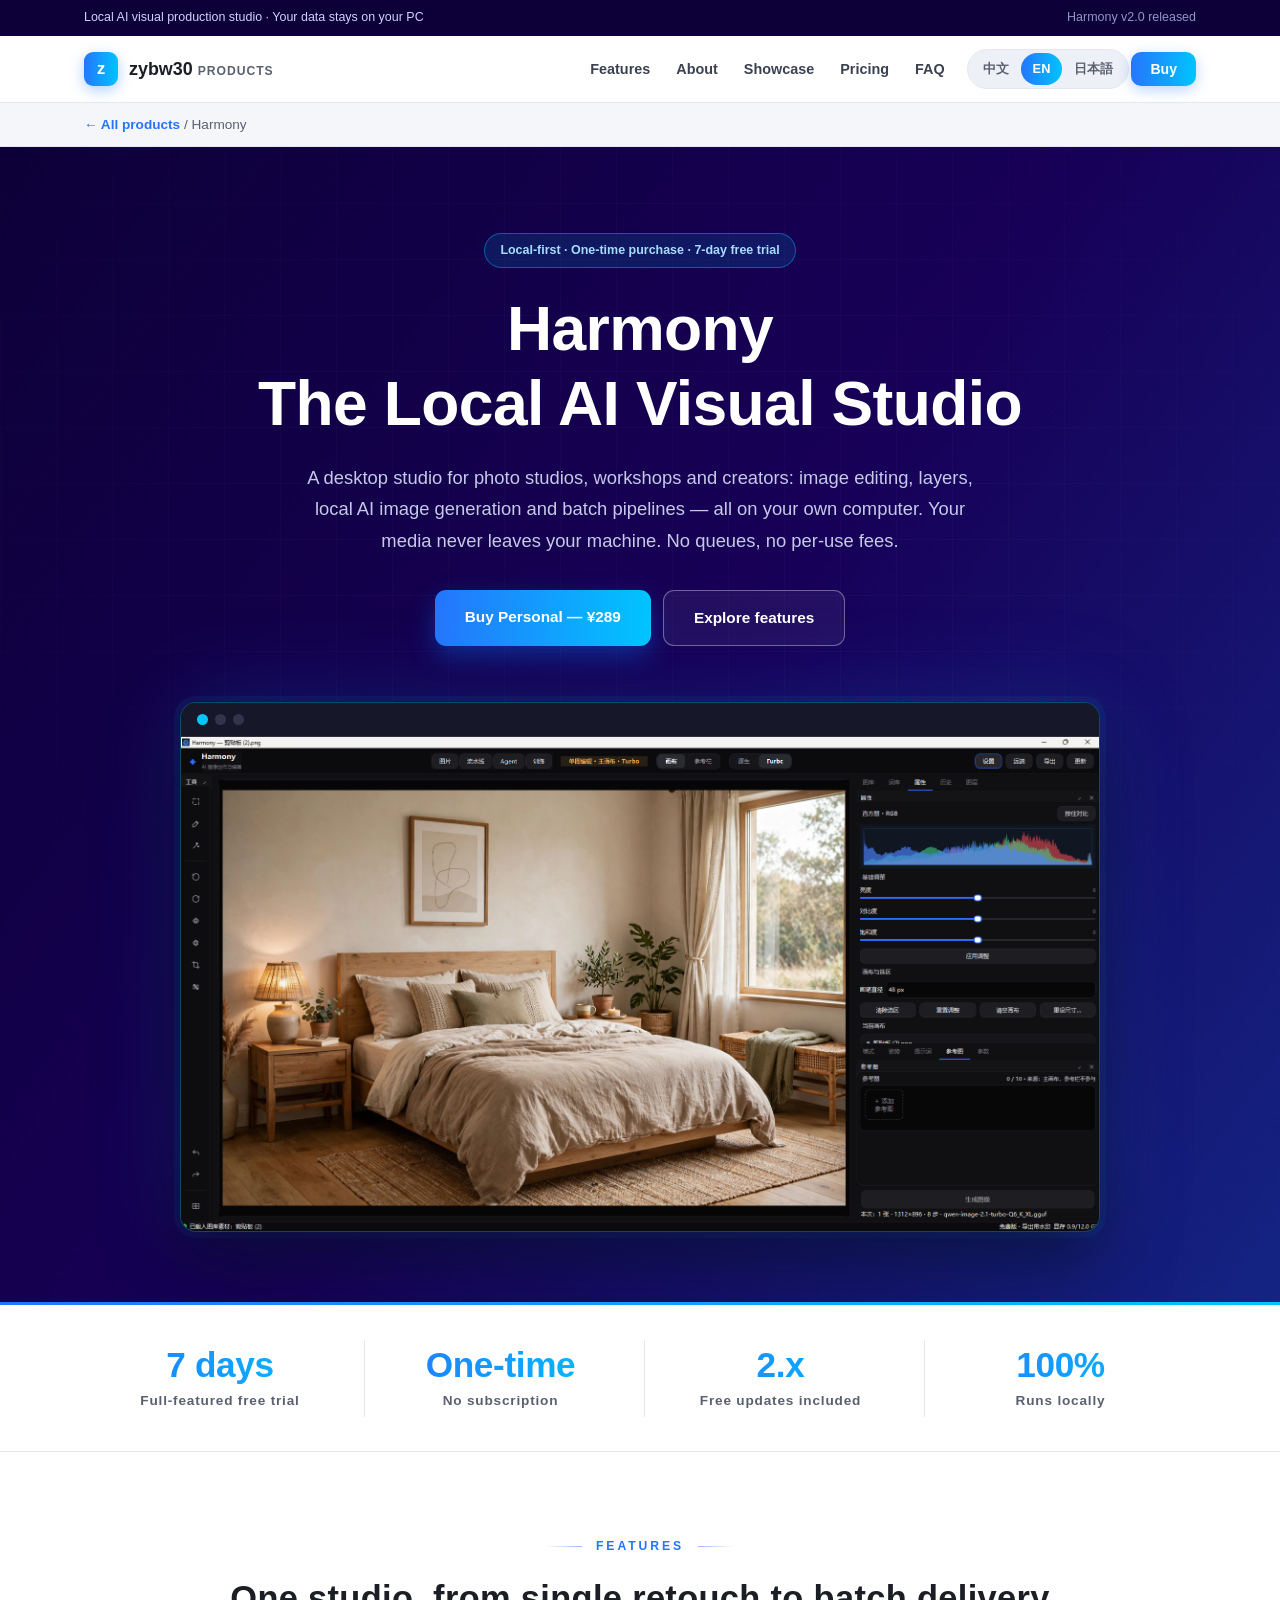
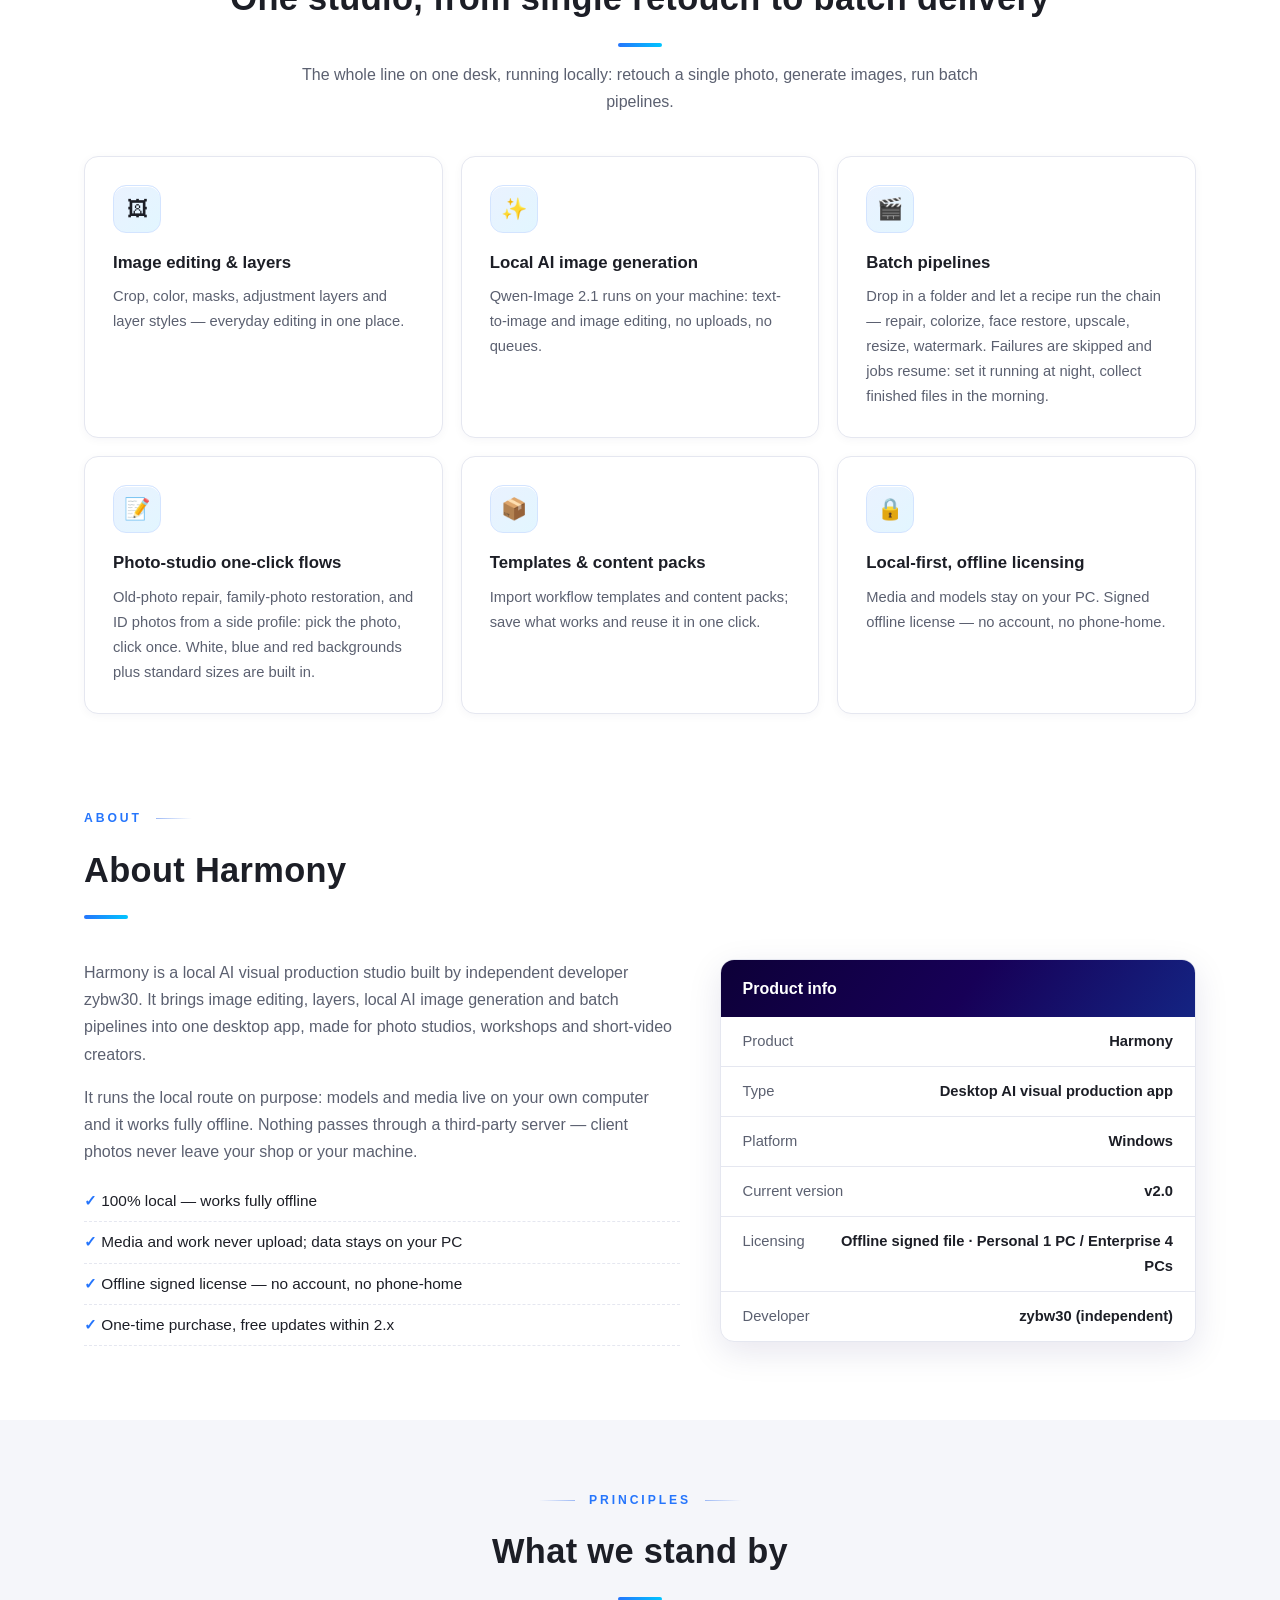
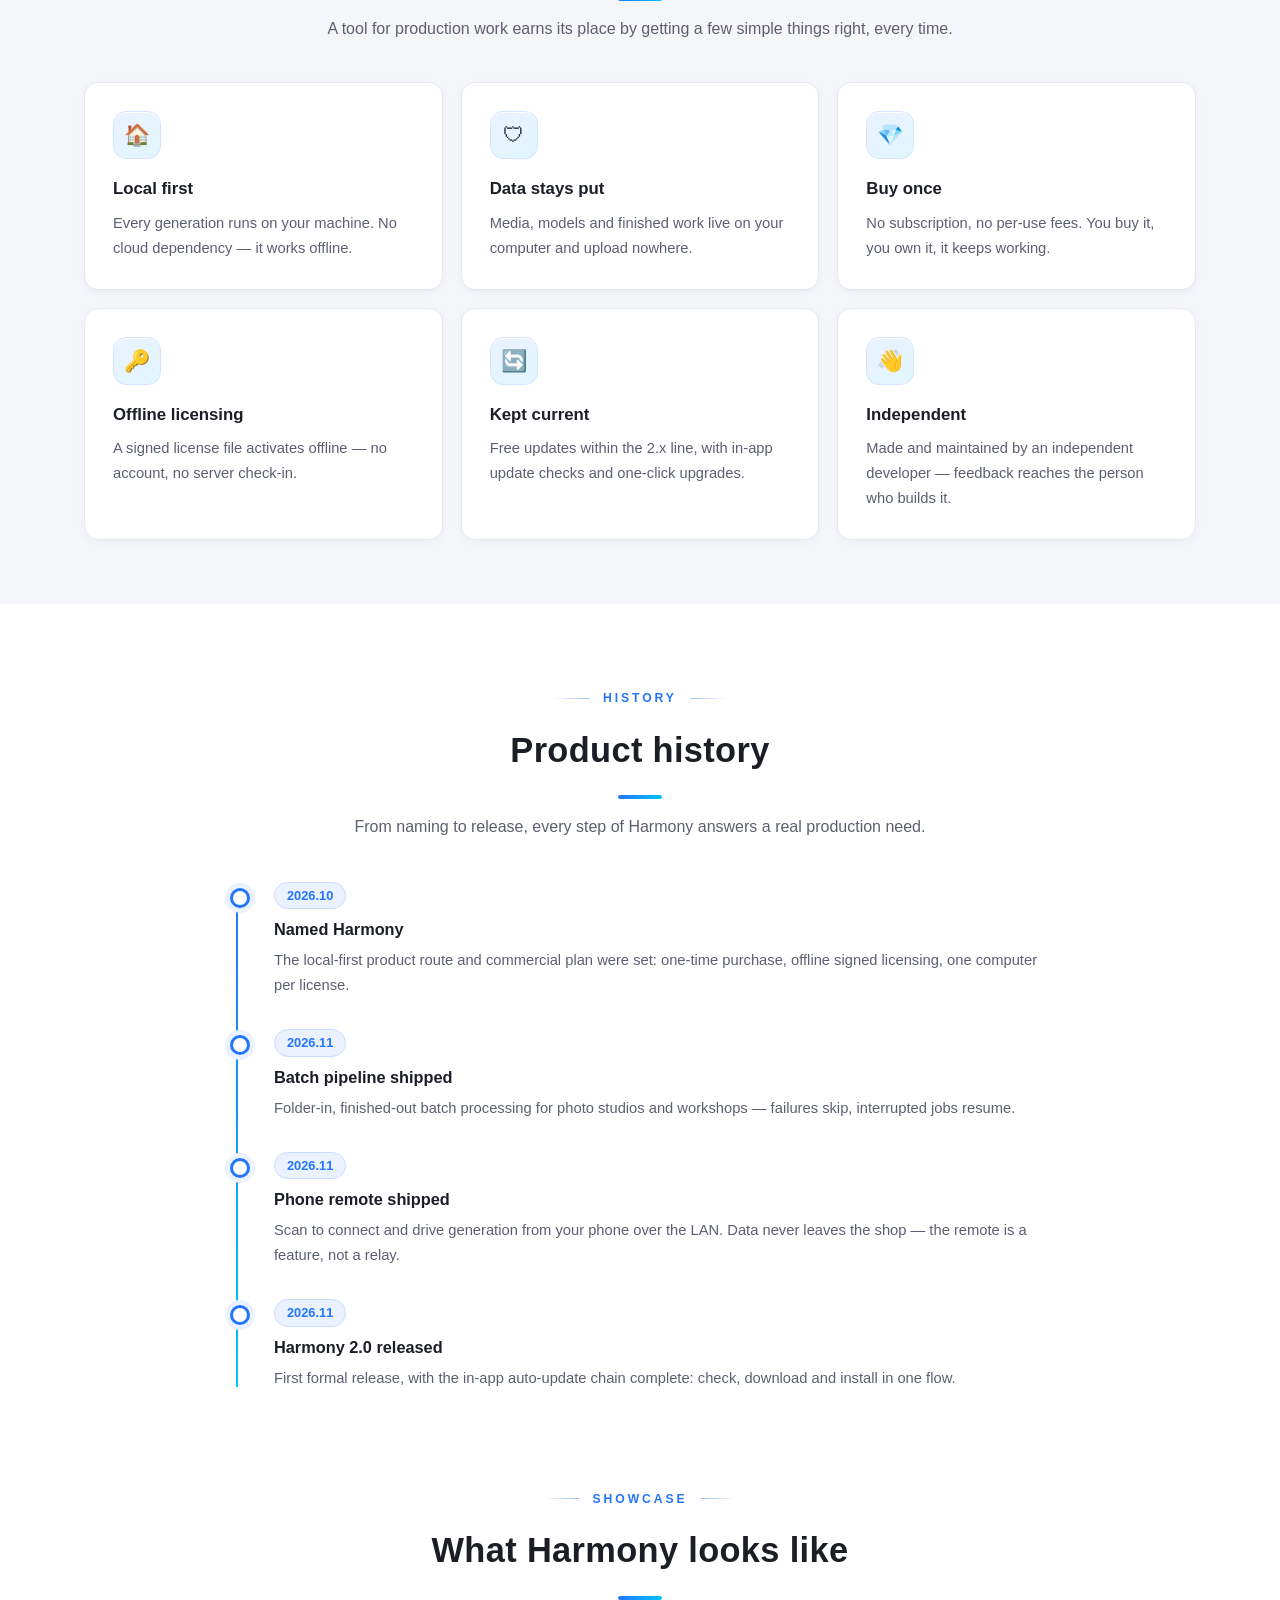
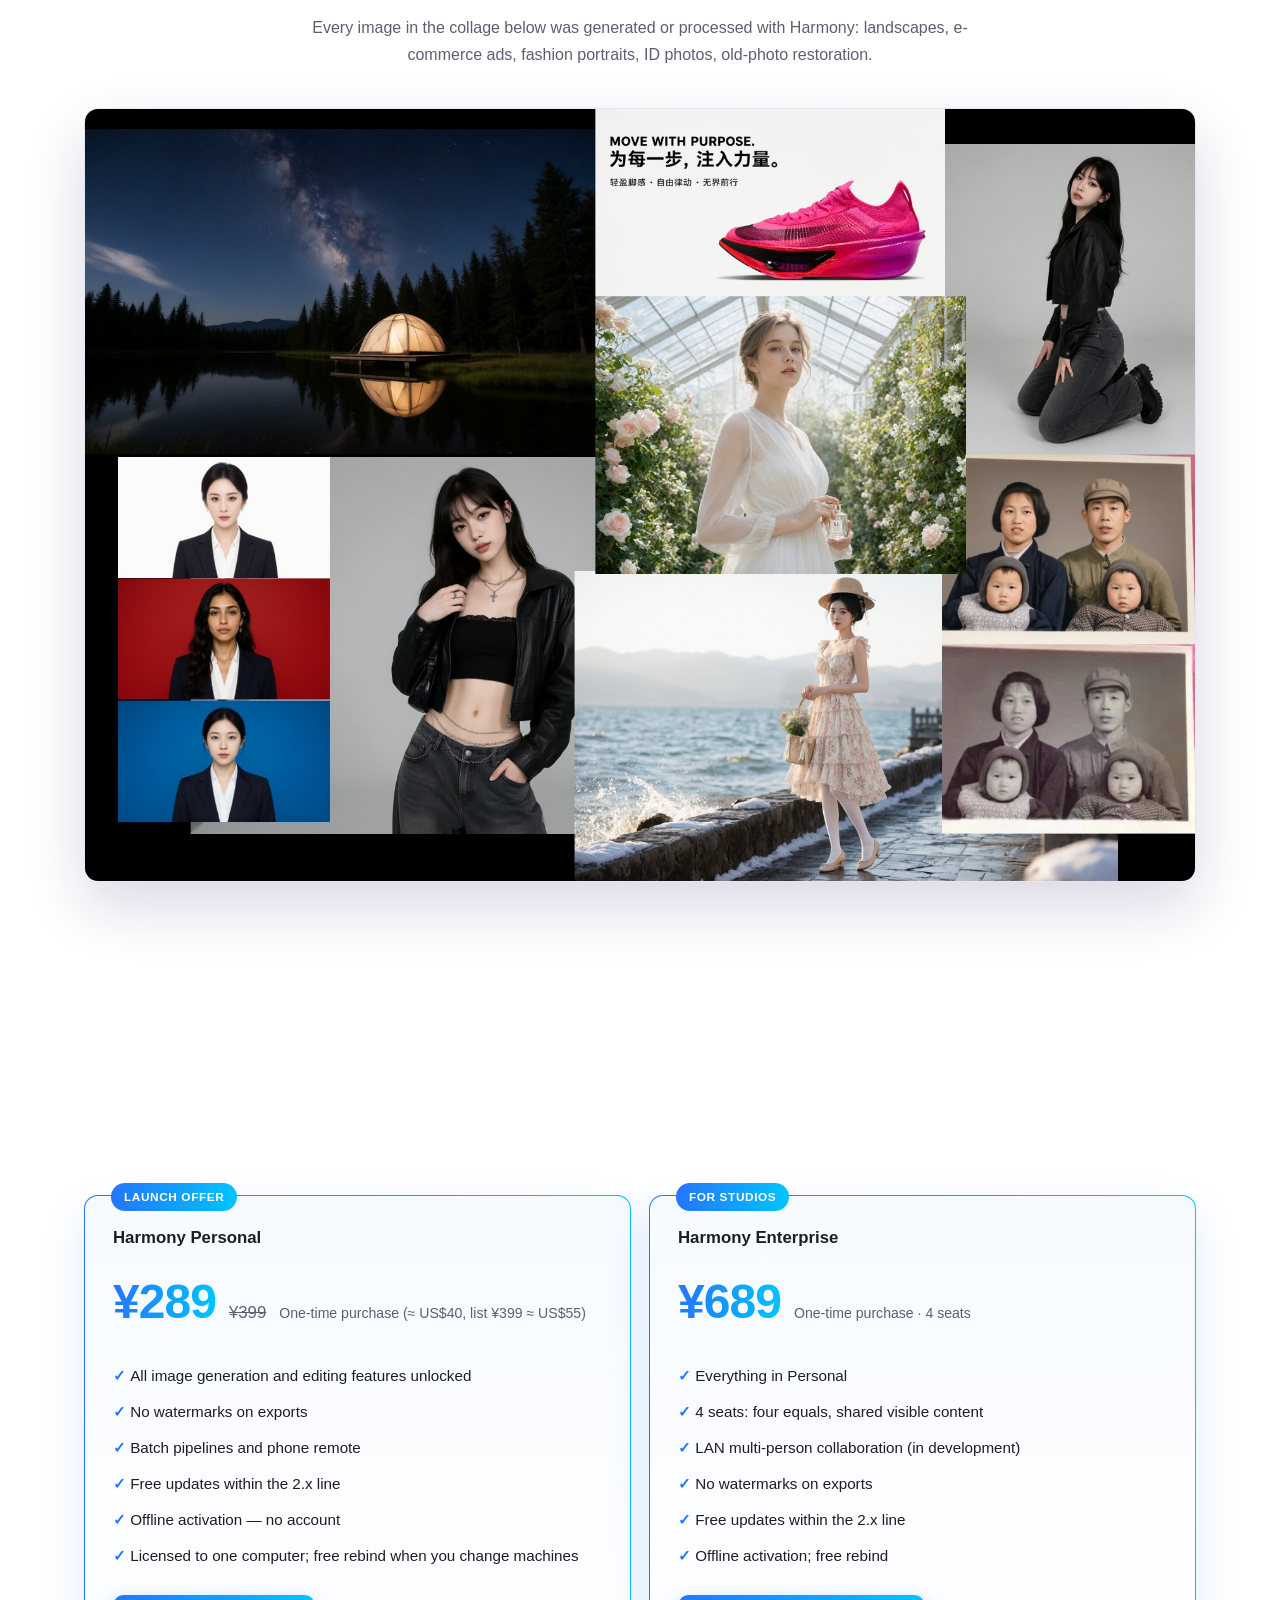
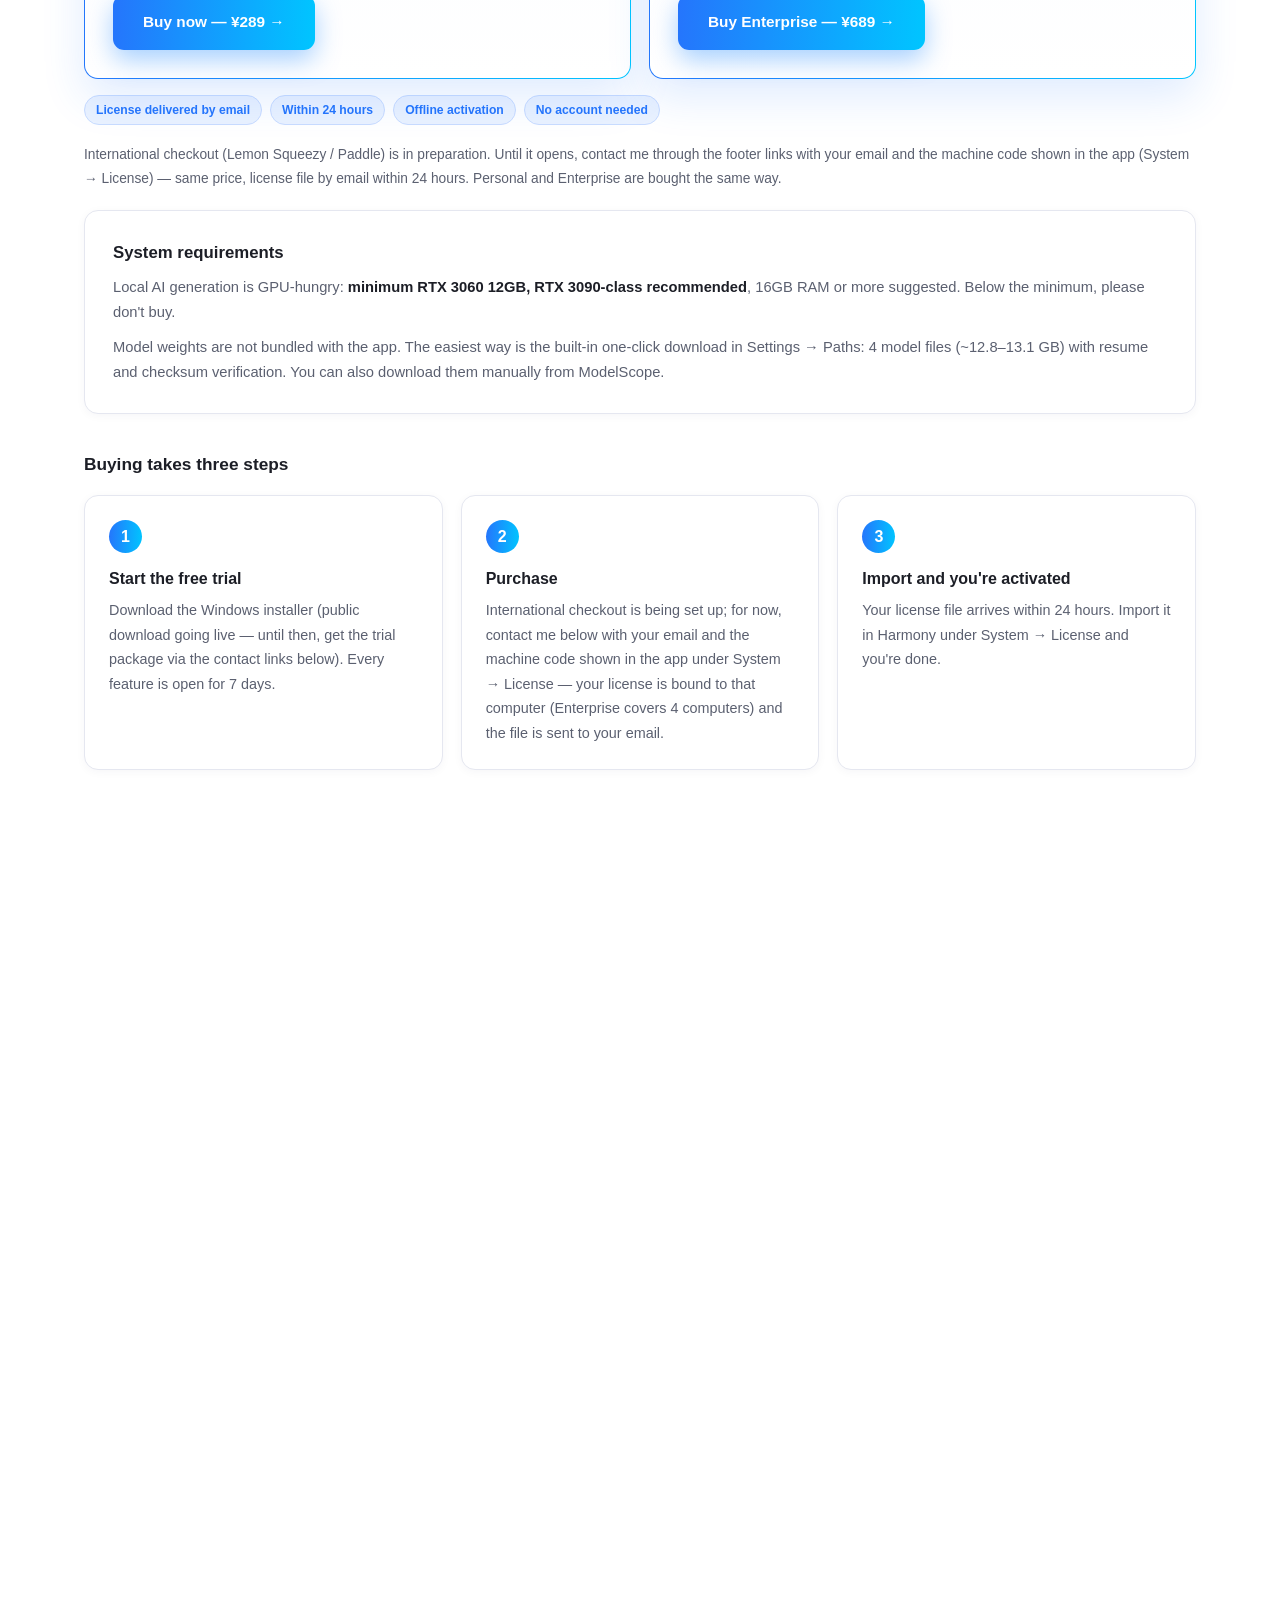
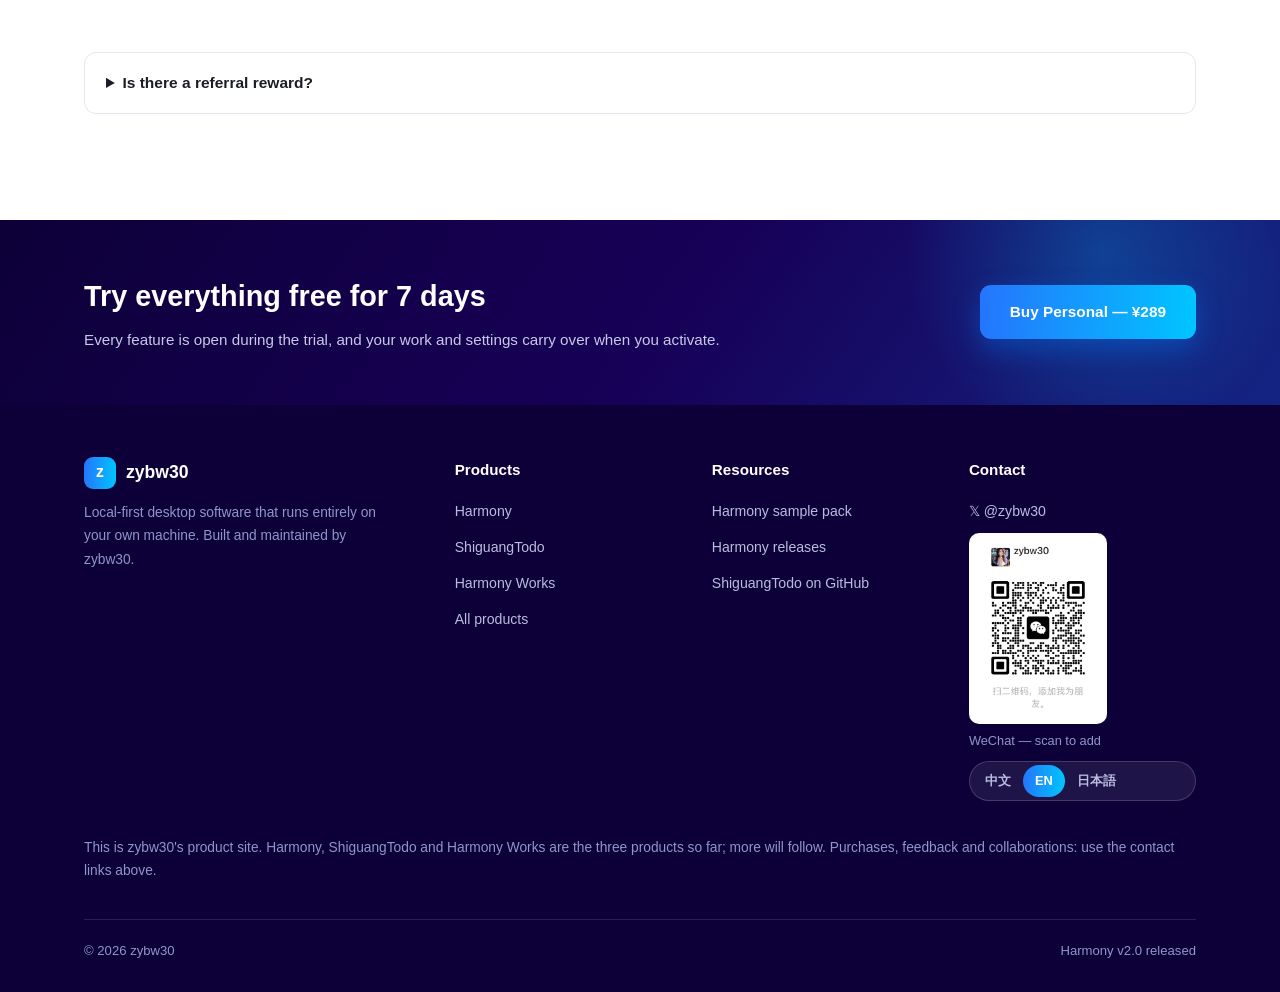
<file: harmony-en.html>
<!DOCTYPE html>
<html lang="en">
<head>
<meta charset="UTF-8">
<meta name="viewport" content="width=device-width, initial-scale=1.0, viewport-fit=cover">
<title>Harmony · Local AI Visual Production Studio</title>
<meta name="description" content="Harmony: a desktop studio for photo studios, workshops and creators — image editing, layers, local AI image generation and batch pipelines. 7-day full trial, one-time purchase.">
<link rel="alternate" hreflang="zh-CN" href="harmony.html">
<link rel="alternate" hreflang="en" href="harmony-en.html">
<link rel="alternate" hreflang="ja" href="harmony-ja.html">
<style>
  :root{
    --bg:#ffffff; --bg2:#f5f6fa; --card:#ffffff; --ink:#1c1e26; --muted:#5b6070;
    --line:#e5e7f0; --navy:#170057; --navy2:#0d0038; --blue:#2575fc; --cyan:#00c5ff;
    --grad:linear-gradient(92deg,#2575fc 0%,#00c5ff 100%);
    --grad-dark:linear-gradient(125deg,#0d0038 0%,#170057 52%,#123a9e 130%);
    --radius:14px; --shadow:0 10px 34px rgba(23,0,87,.10); --shadow-lg:0 24px 60px rgba(23,0,87,.16);
    --ease:cubic-bezier(.22,.8,.3,1);
    --serif:Georgia,"Times New Roman","Hiragino Mincho ProN","Yu Mincho","Noto Serif SC","Songti SC","STSong","SimSun",serif;
  }
  *{margin:0;padding:0;box-sizing:border-box}
  ::selection{background:#bcd9ff;color:var(--navy2)}
  html{scroll-behavior:smooth}
  body{font-family:-apple-system,BlinkMacSystemFont,"SF Pro Text","PingFang SC","Hiragino Sans GB","Microsoft YaHei",sans-serif;
    background:var(--bg); color:var(--ink); line-height:1.7; -webkit-font-smoothing:antialiased}
  .wrap{max-width:1160px;margin:0 auto;padding:0 24px}
  /* ---------- 顶部信息条 ---------- */
  .topbar{background:var(--navy2);color:#cfd2ff;font-size:.78rem}
  .topbar .wrap{display:flex;justify-content:space-between;align-items:center;height:36px;gap:14px}
  .topbar .tb-r{color:#8f96c9;white-space:nowrap}
  /* ---------- 导航 ---------- */
  nav{position:sticky;top:0;z-index:50;background:rgba(255,255,255,.92);
    backdrop-filter:blur(14px);-webkit-backdrop-filter:blur(14px);border-bottom:1px solid var(--line)}
  nav .wrap{display:flex;align-items:center;justify-content:space-between;height:66px;gap:16px}
  .brand{display:flex;align-items:center;gap:11px;font-weight:800;font-size:1.12rem;white-space:nowrap;color:var(--ink);text-decoration:none}
  .brand .mark{width:34px;height:34px;border-radius:9px;background:var(--grad);color:#fff;
    display:flex;align-items:center;justify-content:center;font-size:1.02rem;box-shadow:0 4px 14px rgba(37,117,252,.35)}
  .brand small{color:var(--muted);font-weight:600;font-size:.76rem;letter-spacing:.08em}
  nav ul{display:flex;gap:2px;list-style:none;align-items:center;flex-wrap:wrap}
  nav a.navlink{text-decoration:none;color:#3c4152;font-size:.9rem;font-weight:600;padding:8px 12px;border-radius:9px;white-space:nowrap}
  nav a.navlink:hover{color:var(--blue);background:#eef3ff}
  .langsel{display:flex;background:#eef0f7;border:1px solid var(--line);border-radius:999px;padding:3px;margin-left:8px}
  .langsel a{text-decoration:none;color:var(--muted);font-size:.8rem;font-weight:700;padding:5px 12px;border-radius:999px;white-space:nowrap}
  .langsel a.on{background:var(--grad);color:#fff}
  .nav-cta{text-decoration:none;background:var(--grad);color:#fff;font-weight:700;font-size:.88rem;
    padding:9px 19px;border-radius:10px;white-space:nowrap;box-shadow:0 4px 14px rgba(37,117,252,.30);transition:transform .18s var(--ease),box-shadow .18s var(--ease)}
  .nav-cta:hover{transform:translateY(-1px);box-shadow:0 8px 20px rgba(37,117,252,.4)}
  .paychips{display:flex;gap:8px;flex-wrap:wrap;margin-top:16px}
  .paychip{font-size:.76rem;color:var(--blue);background:#eaf2ff;border:1px solid #c9dcff;border-radius:999px;padding:4px 11px;font-weight:600}
  /* ---------- Hero ---------- */
  .hero{background:var(--grad-dark);color:#fff;padding:86px 0 70px;position:relative;overflow:hidden}
  .hero-grid{position:absolute;inset:0;pointer-events:none;opacity:.5;
    background-image:linear-gradient(rgba(255,255,255,.045) 1px,transparent 1px),linear-gradient(90deg,rgba(255,255,255,.045) 1px,transparent 1px);
    background-size:56px 56px;
    -webkit-mask-image:radial-gradient(ellipse 90% 70% at 50% 30%,#000 30%,transparent 75%);
    mask-image:radial-gradient(ellipse 90% 70% at 50% 30%,#000 30%,transparent 75%)}
  .hero::before{content:"";position:absolute;inset:auto -10% -55% auto;width:720px;height:720px;border-radius:50%;
    background:radial-gradient(closest-side,rgba(0,197,255,.28),transparent 70%);pointer-events:none}
  .hero::after{content:"";position:absolute;inset:-40% auto auto -12%;width:560px;height:560px;border-radius:50%;
    background:radial-gradient(closest-side,rgba(37,117,252,.35),transparent 70%);pointer-events:none}
  .hero .wrap{position:relative;z-index:1;text-align:center}
  .badge{display:inline-block;font-size:.78rem;color:#a8dcff;background:rgba(0,197,255,.12);
    border:1px solid rgba(0,197,255,.4);padding:6px 15px;border-radius:999px;margin-bottom:24px;font-weight:600}
  .hero h1{font-size:clamp(2.35rem,6.4vw,3.9rem);line-height:1.2;font-weight:800;letter-spacing:-.01em;margin-bottom:20px}
  .hero h1 .hl{background:var(--grad);-webkit-background-clip:text;background-clip:text;color:transparent}
  .hero p.lead{color:#c6c9e8;font-size:clamp(1rem,2.6vw,1.15rem);max-width:700px;margin:0 auto 34px}
  .cta{display:flex;gap:12px;justify-content:center;flex-wrap:wrap}
  .btn{display:inline-block;text-decoration:none;font-weight:700;font-size:.96rem;
    padding:14px 30px;border-radius:11px;transition:transform .15s ease,box-shadow .15s ease}
  .btn.primary{background:var(--grad);color:#fff;box-shadow:0 10px 26px rgba(0,120,255,.35)}
  .btn.primary:hover{transform:translateY(-2px);box-shadow:0 16px 34px rgba(0,120,255,.45)}
  .btn.ghost{background:rgba(255,255,255,.06);color:#fff;border:1px solid rgba(255,255,255,.35)}
  .btn.ghost:hover{border-color:var(--cyan)}
  /* ---------- 关键数据带 ---------- */
  .databand{background:#fff;border-bottom:1px solid var(--line);position:relative}
  .databand::before{content:"";position:absolute;top:0;left:0;right:0;height:3px;background:var(--grad)}
  .databand .wrap{display:grid;grid-template-columns:repeat(2,1fr);gap:10px 8px;padding:38px 24px 34px}
  @media(min-width:760px){.databand .wrap{grid-template-columns:repeat(4,1fr)}
    .stat{border-left:1px solid var(--line)} .stat:first-child{border-left:none}}
  .stat{text-align:center;padding:4px 6px}
  .stat b{font-size:2.2rem;display:block;font-weight:800;line-height:1.2;letter-spacing:-.01em;
    background:var(--grad);-webkit-background-clip:text;background-clip:text;color:transparent;font-variant-numeric:tabular-nums}
  .stat small{color:var(--muted);font-size:.85rem;font-weight:600;letter-spacing:.06em}
  /* ---------- 产品截图框 ---------- */
  .frame{margin:56px auto 0;max-width:920px;background:#10101c;border:1px solid rgba(0,197,255,.32);
    border-radius:16px;overflow:hidden;box-shadow:0 30px 70px rgba(0,0,0,.5),0 0 0 6px rgba(0,197,255,.06),0 0 90px rgba(37,117,252,.25);text-align:left}
  .frame-bar{display:flex;align-items:center;gap:7px;padding:11px 16px;border-bottom:1px solid rgba(255,255,255,.1);background:#17172a}
  .frame-bar i{width:11px;height:11px;border-radius:50%;background:#33334d;display:block}
  .frame-bar i:first-child{background:var(--cyan)}
  .frame-img{display:block;width:100%}
  .frame-body{aspect-ratio:16/9;display:flex;align-items:center;justify-content:center;text-align:center;padding:28px;color:#e8e9f5;
    background:radial-gradient(closest-side,rgba(37,117,252,.16),transparent 78%)}
  .frame-body .shot-label{font-weight:700;font-size:1.02rem}
  .frame-body .shot-label span{display:block;font-weight:400;font-size:.84rem;color:#9aa0c3;margin-top:8px}
  /* ---------- 通用版块 ---------- */
  section.block{padding:84px 0 10px}
  section.band{background:var(--bg2);margin-top:64px;padding:70px 0 64px}
  .sechead{text-align:center;margin-bottom:40px}
  .kicker{font-size:.76rem;font-weight:800;color:var(--blue);letter-spacing:.24em;margin-bottom:12px;text-transform:uppercase;
    display:flex;align-items:center;gap:14px;justify-content:center}
  .kicker::before,.kicker::after{content:"";height:1px;width:36px;background:linear-gradient(90deg,transparent,#9db9f5)}
  .kicker::after{background:linear-gradient(90deg,#9db9f5,transparent)}
  .sechead.left .kicker{justify-content:flex-start}
  .sechead.left .kicker::before{display:none}
  h2.sec{font-size:clamp(1.55rem,4.4vw,2.15rem);font-weight:800;letter-spacing:.01em}
  .secbar{width:44px;height:4px;border-radius:2px;background:var(--grad);margin:16px auto 0}
  p.secdesc{color:var(--muted);max-width:680px;margin:14px auto 0;text-align:center}
  .sechead.left{text-align:left}
  .sechead.left p.secdesc{margin-left:0;text-align:left}
  .sechead.left .secbar{margin-left:0}
  .grid{display:grid;gap:18px}
  @media(min-width:640px){.grid.cols2{grid-template-columns:1fr 1fr}.grid.cols3{grid-template-columns:1fr 1fr 1fr}}
  .card{background:var(--card);border:1px solid var(--line);border-radius:var(--radius);padding:28px;position:relative;overflow:hidden;
    box-shadow:0 2px 10px rgba(23,0,87,.04);transition:transform .25s var(--ease),box-shadow .25s var(--ease),border-color .25s var(--ease)}
  .card::before{content:"";position:absolute;top:0;left:0;right:0;height:3px;background:var(--grad);
    transform:scaleX(0);transform-origin:left;transition:transform .3s var(--ease)}
  .card:hover{transform:translateY(-4px);box-shadow:var(--shadow-lg);border-color:#c9dcff}
  .card:hover::before{transform:scaleX(1)}
  .card .icon{width:48px;height:48px;border-radius:13px;background:linear-gradient(135deg,#eaf2ff,#e2f6ff);border:1px solid #d3e4ff;
    display:flex;align-items:center;justify-content:center;font-size:1.32rem;margin-bottom:16px;box-shadow:inset 0 1px 0 #fff}
  .card h3{font-size:1.05rem;margin-bottom:7px}
  .card p{color:var(--muted);font-size:.92rem}
  /* ---------- 关于: 左文右信息表 ---------- */
  .about-grid{display:grid;gap:26px}
  @media(min-width:860px){.about-grid{grid-template-columns:1.25fr 1fr;gap:40px}}
  .about-txt p{color:var(--muted);margin-bottom:16px}
  .afeats{list-style:none;margin-top:6px}
  .afeats li{padding:7px 0;font-size:.96rem;border-bottom:1px dashed var(--line)}
  .afeats li::before{content:"✓ ";color:var(--blue);font-weight:800}
  .infocard{background:var(--card);border:1px solid var(--line);border-radius:var(--radius);box-shadow:var(--shadow);overflow:hidden;align-self:start}
  .infocard .ihead{background:var(--grad-dark);color:#fff;font-weight:800;padding:15px 22px;font-size:1rem}
  .irow{display:flex;justify-content:space-between;gap:18px;padding:12px 22px;border-bottom:1px solid var(--line);font-size:.92rem}
  .irow:last-child{border-bottom:none}
  .irow span{color:var(--muted);white-space:nowrap}
  .irow b{font-weight:700;text-align:right}
  /* ---------- 产品历程 ---------- */
  .timeline{max-width:820px;margin:0 auto;position:relative;padding-left:26px}
  .timeline::before{content:"";position:absolute;left:6px;top:8px;bottom:8px;width:2px;background:linear-gradient(180deg,var(--blue),var(--cyan))}
  .tl-item{position:relative;padding:0 0 30px 18px}
  .tl-item:last-child{padding-bottom:4px}
  .tl-item::before{content:"";position:absolute;left:-26px;top:7px;width:14px;height:14px;border-radius:50%;
    background:#fff;border:3px solid var(--blue);box-shadow:0 0 0 5px #eaf2ff}
  .tl-date{display:inline-block;font-weight:800;color:var(--blue);background:#eaf2ff;border:1px solid #c9dcff;
    border-radius:999px;padding:2px 12px;font-size:.8rem;margin-bottom:7px}
  .tl-item h3{font-size:1.02rem;margin-bottom:4px}
  .tl-item p{color:var(--muted);font-size:.92rem}
  /* ---------- 展示 ---------- */
  .show-grid{display:grid;gap:18px}
  @media(min-width:640px){.show-grid{grid-template-columns:1fr 1fr}}
  .shot{background:#f0f1f7;border:1px dashed #c3c7da;border-radius:var(--radius);
    display:flex;align-items:center;justify-content:center;text-align:center;padding:26px 18px;aspect-ratio:4/3}
  .shot .shot-label{font-weight:700;font-size:.98rem}
  .shot .shot-label span{display:block;font-weight:400;font-size:.8rem;color:var(--muted);margin-top:7px}
  .showcase-img{margin:0;border-radius:var(--radius);overflow:hidden;border:1px solid var(--line);box-shadow:var(--shadow-lg)}
  .showcase-img img{display:block;width:100%}
  /* ---------- 价格 ---------- */
  .price-card{overflow:visible}
  .price-card::before{border-radius:14px 14px 0 0}
  .price-card{position:relative;border:1px solid transparent;
    background:linear-gradient(180deg,#f6faff,#ffffff) padding-box,var(--grad) border-box;
    box-shadow:0 18px 44px rgba(37,117,252,.14)}
  .price-badge{position:absolute;top:-13px;left:26px;background:var(--grad);color:#fff;
    font-size:.74rem;font-weight:800;padding:4px 13px;border-radius:999px;letter-spacing:.05em}
  .price-row{display:flex;align-items:baseline;gap:13px;flex-wrap:wrap;margin:8px 0 12px}
  .price-now{font-size:3rem;font-weight:800;letter-spacing:-.02em;background:var(--grad);
    -webkit-background-clip:text;background-clip:text;color:transparent}
  .price-was{color:var(--muted);text-decoration:line-through;font-size:1.05rem}
  .price-note{color:var(--muted);font-size:.88rem}
  .price-feats{list-style:none;margin:16px 0 22px}
  .price-feats li{padding:5px 0;font-size:.95rem}
  .price-feats li::before{content:"✓ ";color:var(--blue);font-weight:800}
  .steps{display:grid;gap:18px}
  @media(min-width:640px){.steps{grid-template-columns:1fr 1fr 1fr}}
  .step{background:var(--card);border:1px solid var(--line);border-radius:var(--radius);padding:24px;box-shadow:0 2px 10px rgba(23,0,87,.04)}
  .step .num{width:33px;height:33px;border-radius:50%;background:var(--grad);color:#fff;
    display:flex;align-items:center;justify-content:center;font-weight:800;margin-bottom:12px}
  .step h3{font-size:1rem;margin-bottom:6px}
  .step p{color:var(--muted);font-size:.9rem}
  .fineprint{color:var(--muted);font-size:.86rem;margin-top:18px}
  /* ---------- FAQ ---------- */
  details.faq{background:var(--card);border:1px solid var(--line);border-radius:12px;padding:17px 21px;margin-bottom:12px}
  details.faq summary{cursor:pointer;font-weight:700;font-size:.97rem;transition:color .15s ease}
  details.faq summary:hover{color:var(--blue)}
  details.faq[open ]{border-color:#bcd4ff;box-shadow:0 6px 22px rgba(23,0,87,.06)}
  details.faq[open ] summary{color:var(--blue)}
  details.faq p{color:var(--muted);font-size:.92rem;margin-top:10px}
  /* ---------- CTA 带 ---------- */
  .ctaband{margin-top:84px;background:var(--grad-dark);color:#fff;position:relative;overflow:hidden}
  .ctaband::before{content:"";position:absolute;inset:auto -8% -70% auto;width:560px;height:560px;border-radius:50%;
    background:radial-gradient(closest-side,rgba(0,197,255,.25),transparent 70%);pointer-events:none}
  .ctaband .wrap{position:relative;z-index:1}
  .ctaband .wrap{padding:52px 24px;display:flex;flex-wrap:wrap;gap:20px;align-items:center;justify-content:space-between}
  .ctaband h2{font-size:clamp(1.35rem,3.6vw,1.8rem);font-weight:800}
  .ctaband p{color:#c6c9e8;font-size:.95rem;margin-top:6px}
  /* ---------- 页脚 ---------- */
  footer{background:var(--navy2);color:#b9bce0}
  footer .wrap{padding:52px 24px 30px}
  .fgrid{display:grid;gap:30px}
  @media(min-width:760px){.fgrid{grid-template-columns:1.5fr 1fr 1fr 1fr}}
  footer .fbrand{display:flex;align-items:center;gap:10px;font-weight:800;font-size:1.1rem;color:#fff;margin-bottom:12px}
  footer .fbrand .mark{width:32px;height:32px;border-radius:9px;background:var(--grad);color:#fff;
    display:flex;align-items:center;justify-content:center;font-size:.98rem}
  footer h4{color:#fff;font-size:.95rem;margin-bottom:14px}
  footer ul{list-style:none}
  footer li{margin-bottom:9px}
  footer a{color:#b9bce0;text-decoration:none;font-size:.88rem}
  footer a:hover{color:var(--cyan)}
  footer .fabout{font-size:.86rem;color:#8f96c9;max-width:300px}
  footer .langsel{background:rgba(255,255,255,.08);border-color:rgba(255,255,255,.16);margin:0}
  .wxqr{width:138px;border-radius:10px;display:block;margin-top:8px;background:#fff}
  .wxcap{font-size:.8rem;color:#8f96c9;margin-top:6px}
  footer .langsel a{color:#b9bce0}
  .fbar{border-top:1px solid rgba(255,255,255,.12);margin-top:36px;padding-top:20px;
    display:flex;flex-wrap:wrap;gap:10px 26px;justify-content:space-between;font-size:.82rem;color:#8f96c9}
  /* ---------- 动效 ---------- */
  .reveal{opacity:0;transform:translateY(18px);transition:opacity .6s ease,transform .6s ease}
  .reveal.in{opacity:1;transform:none}
  @media(prefers-reduced-motion:reduce){.reveal{opacity:1;transform:none;transition:none}}
  @media(max-width:560px){nav ul .navlink.hideS{display:none}.topbar .tb-r{display:none}}
  /* ---------- 面包屑 ---------- */
  .crumb{background:#f5f6fa;border-bottom:1px solid var(--line);font-size:.85rem;color:var(--muted)}
  .crumb .wrap{padding:10px 24px}
  .crumb a{color:var(--blue);text-decoration:none;font-weight:600}
  .crumb a:hover{text-decoration:underline}
  /* ---------- 产品卡 ---------- */
  .pcard{padding:0;display:flex;flex-direction:column}
  .pcard .pvisual{height:200px;overflow:hidden;background:var(--grad-dark);display:flex;align-items:center;justify-content:center;position:relative}
  .pcard .pvisual img.cover{width:100%;height:100%;object-fit:cover;object-position:top;display:block}
  .pcard .pvisual img.appicon{width:100px;height:100px;border-radius:25px;box-shadow:0 14px 34px rgba(0,0,0,.45)}
  .pcard .pvisual .plus{font-size:3rem;font-weight:300;color:#9aa0c3}
  .pcard .pvisual .works-mark{font-size:3.4rem;filter:drop-shadow(0 10px 22px rgba(0,0,0,.45))}
  .pcard .pbody{padding:26px 26px 28px;display:flex;flex-direction:column;flex:1}
  .pcard h3{font-size:1.22rem;margin-bottom:2px}
  .pcard .ptag{color:var(--blue);font-weight:700;font-size:.86rem;margin-bottom:10px}
  .pcard p.pdesc{color:var(--muted);font-size:.92rem;flex:1}
  .pcard .ptags{display:flex;gap:8px;flex-wrap:wrap;margin:16px 0 20px}
  .pcard .btn{align-self:flex-start;padding:12px 24px;font-size:.9rem}
  .pcard.more{background:#fafbfe;border-style:dashed}
  .pcard.more .pvisual{background:#eef0f7}
  .pcard.more:hover{transform:none;box-shadow:0 2px 10px rgba(23,0,87,.04)}
  /* ---------- Hero 图标框 ---------- */
  .frame-body img.hero-icon{width:116px;height:116px;border-radius:28px;box-shadow:0 16px 40px rgba(0,0,0,.5);margin-bottom:16px}

  /* ================================================================
     主页画廊版（2026-11-22 借鉴 Oil Art Landing，仅 body.gallery 生效；
     Harmony / 待办详情页不带 gallery 类，渲染不受影响）
     ================================================================ */
  .gallery{background:#FAF6EF}
  /* 顶栏 + 导航 */
  .gallery .topbar{background:#1E3A2F;color:#D8E2D9}
  .gallery .topbar .tb-r{color:#9DB3A4}
  .gallery nav{background:rgba(250,246,239,.92)}
  .gallery .brand .mark{background:#1E3A2F;box-shadow:0 4px 14px rgba(30,58,47,.3)}
  .gallery nav a.navlink:hover{color:#1E3A2F;background:#E9EFEA}
  .gallery .langsel a.on{background:#1E3A2F}
  .gallery .nav-cta{background:#1E3A2F;box-shadow:0 4px 14px rgba(30,58,47,.3)}
  .gallery .nav-cta:hover{box-shadow:0 8px 20px rgba(30,58,47,.4)}
  /* Hero：浅色编辑式两栏 */
  .gallery .hero{background:#FAF6EF;color:#1C1A16;padding:76px 0 70px}
  .gallery .hero-grid,.gallery .hero::before,.gallery .hero::after{display:none}
  .gallery .hero .wrap.hero-in{position:relative;z-index:1;text-align:left;display:grid;grid-template-columns:1.05fr .95fr;gap:56px;align-items:center}
  .gallery .hero .badge{background:transparent;border:none;color:#1E3A2F;padding:0;margin-bottom:22px;font-size:.76rem;letter-spacing:.3em;font-weight:800}
  .gallery .hero h1{font-family:var(--serif);font-size:clamp(2.6rem,5.4vw,4.1rem);line-height:1.18;color:#1C1A16}
  .gallery .hero h1 .hl{background:none;-webkit-background-clip:border-box;background-clip:border-box;color:#1E3A2F;-webkit-text-fill-color:#1E3A2F;display:block}
  .gallery .hero p.lead{color:#6E675C;margin:24px 0 32px;max-width:520px}
  .gallery .hero .cta{justify-content:flex-start}
  .gallery .hero .btn{border-radius:999px}
  .gallery .hero .btn.primary{background:#1E3A2F;box-shadow:0 10px 26px rgba(30,58,47,.3)}
  .gallery .hero .btn.primary:hover{box-shadow:0 16px 34px rgba(30,58,47,.4)}
  .gallery .hero .btn.ghost{background:transparent;color:#1C1A16;border:1.5px solid #1C1A16}
  .gallery .hero .btn.ghost:hover{border-color:#1E3A2F;color:#1E3A2F}
  .gallery .hero-imgs{position:relative}
  .gallery .hero-main{width:100%;aspect-ratio:4/5;object-fit:cover;display:block;border-radius:6px}
  .gallery .hero-sub{position:absolute;left:-38px;bottom:34px;width:46%;aspect-ratio:4/3;object-fit:cover;border-radius:6px;border:6px solid #FAF6EF;box-shadow:0 18px 44px rgba(28,26,22,.22)}
  .gallery .hero-cap{font-size:.8rem;color:#8A8272;margin-top:14px;text-align:right}
  /* 数据带 */
  .gallery .databand{background:transparent;border-top:1px solid #E4DCCB}
  .gallery .databand::before{display:none}
  .gallery .stat b{font-family:var(--serif);background:none;-webkit-background-clip:border-box;background-clip:border-box;color:#1C1A16;-webkit-text-fill-color:#1C1A16}
  .gallery .stat small{color:#8A8272}
  /* 版块标题：左对齐 + 底线 */
  .gallery .sechead{text-align:left;border-bottom:2px solid #1C1A16;padding-bottom:18px}
  .gallery .sechead .kicker{justify-content:flex-start;color:#1E3A2F}
  .gallery .sechead .kicker::before{display:none}
  .gallery .sechead .kicker::after{background:linear-gradient(90deg,#9DB3A4,transparent)}
  .gallery h2.sec{font-family:var(--serif);font-size:clamp(1.6rem,4vw,2rem)}
  .gallery .secbar{display:none}
  .gallery p.secdesc{margin-left:0;text-align:left;color:#8A8272}
  /* 产品画廊墙 */
  @media(min-width:640px){
    .gallery .grid.cols3.wall{grid-template-columns:repeat(12,1fr)}
    .gallery .pcard.big{grid-column:span 7}
    .gallery .pcard.small{grid-column:span 5}
    .gallery .pcard.small.works{grid-column:6 / span 7}
  }
  .gallery .pcard{background:transparent;border:none;box-shadow:none}
  .gallery .pcard:hover{transform:none;box-shadow:none}
  .gallery .pcard::before{display:none}
  .gallery .pcard .pvisual{height:auto;border-radius:6px;overflow:hidden;background:#1E3A2F}
  .gallery .pcard.big .pvisual{aspect-ratio:16/9}
  .gallery .pcard.small .pvisual{aspect-ratio:16/10}
  .gallery .pcard .pbody{padding:18px 2px 0}
  .gallery .pcard h3{font-family:var(--serif);font-size:1.45rem}
  .gallery .pcard .ptag{color:#1E3A2F}
  .gallery .pcard .ptags{gap:0}
  .gallery .pcard .paychip{background:none;border:none;padding:0;color:#8A8272;font-size:.84rem;font-weight:600}
  .gallery .pcard .paychip + .paychip::before{content:"·";margin:0 8px;color:#C9C2B2}
  .gallery .pcard .btn{align-self:flex-start;background:none;color:#1C1A16;box-shadow:none;border:none;border-bottom:1.5px solid #1C1A16;border-radius:0;padding:0 0 2px;font-size:.92rem}
  .gallery .pcard .btn:hover{transform:none;color:#1E3A2F;border-color:#1E3A2F}
  /* 坚持：无卡片线条项 */
  .gallery section.band{background:transparent}
  .gallery .vals{display:grid;gap:28px}
  @media(min-width:640px){.gallery .vals{grid-template-columns:repeat(3,1fr)}}
  .gallery .val{border-top:2px solid #1C1A16;padding-top:16px}
  .gallery .val h3{font-family:var(--serif);font-size:1.1rem;margin-bottom:6px}
  .gallery .val p{color:#6E675C;font-size:.9rem}
  /* CTA 带 */
  .gallery .ctaband{background:#1E3A2F}
  .gallery .ctaband::before{display:none}
  .gallery .ctaband h2{font-family:var(--serif)}
  .gallery .ctaband p{color:#C9D6CB}
  .gallery .ctaband .btn.primary{background:#FAF6EF;color:#1E3A2F;box-shadow:none}
  .gallery .ctaband .btn.primary:hover{box-shadow:0 12px 26px rgba(0,0,0,.25)}
  .gallery .ctaband .btn.ghost{border-color:rgba(250,246,239,.6);color:#FAF6EF}
  /* 页脚 */
  .gallery footer{background:#1E3A2F}
  .gallery footer .fbrand .mark{background:#FAF6EF;color:#1E3A2F}
  .gallery footer a{color:#D8E2D9}
  .gallery footer a:hover{color:#fff}
  .gallery footer .fabout{color:#9DB3A4}
  .gallery footer .fnote{color:#9DB3A4}
  .gallery footer .wxcap{color:#9DB3A4}
  .gallery footer .fbar{border-top-color:rgba(255,255,255,.15);color:#9DB3A4}
  .gallery footer .langsel a.on{background:#FAF6EF;color:#1E3A2F}
  /* 响应式 */
  @media(max-width:820px){
    .gallery .hero .wrap.hero-in{grid-template-columns:1fr;gap:40px}
    .gallery .hero-sub{left:12px}
    .gallery .hero{padding:56px 0 60px}
  }

</style>
</head>
<body>

<div class="topbar">
  <div class="wrap">
    <span>Local AI visual production studio · Your data stays on your PC</span>
    <span class="tb-r">Harmony v2.0 released</span>
  </div>
</div>

<nav>
  <div class="wrap">
    <a class="brand" href="en.html"><span class="mark">z</span><span>zybw30 <small>PRODUCTS</small></span></a>
    <ul>
      <li><a class="navlink hideS" href="#features">Features</a></li>
      <li><a class="navlink hideS" href="#about">About</a></li>
      <li><a class="navlink hideS" href="#showcase">Showcase</a></li>
      <li><a class="navlink hideS" href="#buy">Pricing</a></li>
      <li><a class="navlink hideS" href="#faq">FAQ</a></li>
      <li class="langsel"><a href="harmony.html" class="">中文</a><a href="harmony-en.html" class="on">EN</a><a href="harmony-ja.html" class="">日本語</a></li>
      <li><a class="nav-cta" href="#buy">Buy</a></li>
    </ul>
  </div>
</nav>

<div class="crumb"><div class="wrap"><a href="en.html">← All products</a> / Harmony</div></div>

<header class="hero">
  <div class="hero-grid"></div>
  <div class="wrap">
    <div class="badge reveal">Local-first · One-time purchase · 7-day free trial</div>
    <h1 class="reveal">Harmony<br>The Local AI Visual Studio</h1>
    <p class="lead reveal">A desktop studio for photo studios, workshops and creators: image editing, layers, local AI image generation and batch pipelines — all on your own computer. Your media never leaves your machine. No queues, no per-use fees.</p>
    <div class="cta reveal">
      <a class="btn primary" href="#buy">Buy Personal — ¥289</a>
      <a class="btn ghost" href="#features">Explore features</a>
    </div>
    <div class="frame reveal">
      <div class="frame-bar"><i></i><i></i><i></i></div>
      <img class="frame-img" src="assets/ui.png" alt="Harmony app interface">
    </div>
  </div>
</header>

<div class="databand">
  <div class="wrap">
    <div class="stat reveal"><b>7 days</b><small>Full-featured free trial</small></div>
    <div class="stat reveal"><b>One-time</b><small>No subscription</small></div>
    <div class="stat reveal"><b>2.x</b><small>Free updates included</small></div>
    <div class="stat reveal"><b>100%</b><small>Runs locally</small></div>
  </div>
</div>

<main class="wrap">

  <section class="block" id="features">
    <div class="sechead reveal">
      <div class="kicker">Features</div>
      <h2 class="sec">One studio, from single retouch to batch delivery</h2>
      <div class="secbar"></div>
      <p class="secdesc">The whole line on one desk, running locally: retouch a single photo, generate images, run batch pipelines.</p>
    </div>
    <div class="grid cols3">
      <div class="card reveal"><div class="icon">🖼</div><h3>Image editing & layers</h3><p>Crop, color, masks, adjustment layers and layer styles — everyday editing in one place.</p></div>
      <div class="card reveal"><div class="icon">✨</div><h3>Local AI image generation</h3><p>Qwen-Image 2.1 runs on your machine: text-to-image and image editing, no uploads, no queues.</p></div>
      <div class="card reveal"><div class="icon">🎬</div><h3>Batch pipelines</h3><p>Drop in a folder and let a recipe run the chain — repair, colorize, face restore, upscale, resize, watermark. Failures are skipped and jobs resume: set it running at night, collect finished files in the morning.</p></div>
      <div class="card reveal"><div class="icon">📝</div><h3>Photo-studio one-click flows</h3><p>Old-photo repair, family-photo restoration, and ID photos from a side profile: pick the photo, click once. White, blue and red backgrounds plus standard sizes are built in.</p></div>
      <div class="card reveal"><div class="icon">📦</div><h3>Templates & content packs</h3><p>Import workflow templates and content packs; save what works and reuse it in one click.</p></div>
      <div class="card reveal"><div class="icon">🔒</div><h3>Local-first, offline licensing</h3><p>Media and models stay on your PC. Signed offline license — no account, no phone-home.</p></div>
    </div>
  </section>

  <section class="block" id="about">
    <div class="sechead left reveal">
      <div class="kicker">ABOUT</div>
      <h2 class="sec">About Harmony</h2>
      <div class="secbar"></div>
    </div>
    <div class="about-grid">
      <div class="about-txt reveal">
        <p>Harmony is a local AI visual production studio built by independent developer zybw30. It brings image editing, layers, local AI image generation and batch pipelines into one desktop app, made for photo studios, workshops and short-video creators.</p>
        <p>It runs the local route on purpose: models and media live on your own computer and it works fully offline. Nothing passes through a third-party server — client photos never leave your shop or your machine.</p>
        <ul class="afeats">
          <li>100% local — works fully offline</li>
          <li>Media and work never upload; data stays on your PC</li>
          <li>Offline signed license — no account, no phone-home</li>
          <li>One-time purchase, free updates within 2.x</li>
        </ul>
      </div>
      <div class="infocard reveal">
        <div class="ihead">Product info</div>
        <div class="irow"><span>Product</span><b>Harmony</b></div>
        <div class="irow"><span>Type</span><b>Desktop AI visual production app</b></div>
        <div class="irow"><span>Platform</span><b>Windows</b></div>
        <div class="irow"><span>Current version</span><b>v2.0</b></div>
        <div class="irow"><span>Licensing</span><b>Offline signed file · Personal 1 PC / Enterprise 4 PCs</b></div>
        <div class="irow"><span>Developer</span><b>zybw30 (independent)</b></div>
      </div>
    </div>
  </section>

</main>

<section class="band" id="values">
  <div class="wrap">
    <div class="sechead reveal">
      <div class="kicker">PRINCIPLES</div>
      <h2 class="sec">What we stand by</h2>
      <div class="secbar"></div>
      <p class="secdesc">A tool for production work earns its place by getting a few simple things right, every time.</p>
    </div>
    <div class="grid cols3">
      <div class="card reveal"><div class="icon">🏠</div><h3>Local first</h3><p>Every generation runs on your machine. No cloud dependency — it works offline.</p></div>
      <div class="card reveal"><div class="icon">🛡</div><h3>Data stays put</h3><p>Media, models and finished work live on your computer and upload nowhere.</p></div>
      <div class="card reveal"><div class="icon">💎</div><h3>Buy once</h3><p>No subscription, no per-use fees. You buy it, you own it, it keeps working.</p></div>
      <div class="card reveal"><div class="icon">🔑</div><h3>Offline licensing</h3><p>A signed license file activates offline — no account, no server check-in.</p></div>
      <div class="card reveal"><div class="icon">🔄</div><h3>Kept current</h3><p>Free updates within the 2.x line, with in-app update checks and one-click upgrades.</p></div>
      <div class="card reveal"><div class="icon">👋</div><h3>Independent</h3><p>Made and maintained by an independent developer — feedback reaches the person who builds it.</p></div>
    </div>
  </div>
</section>

<main class="wrap">

  <section class="block" id="history">
    <div class="sechead reveal">
      <div class="kicker">HISTORY</div>
      <h2 class="sec">Product history</h2>
      <div class="secbar"></div>
      <p class="secdesc">From naming to release, every step of Harmony answers a real production need.</p>
    </div>
    <div class="timeline">
      <div class="tl-item reveal"><span class="tl-date">2026.10</span><h3>Named Harmony</h3><p>The local-first product route and commercial plan were set: one-time purchase, offline signed licensing, one computer per license.</p></div>
      <div class="tl-item reveal"><span class="tl-date">2026.11</span><h3>Batch pipeline shipped</h3><p>Folder-in, finished-out batch processing for photo studios and workshops — failures skip, interrupted jobs resume.</p></div>
      <div class="tl-item reveal"><span class="tl-date">2026.11</span><h3>Phone remote shipped</h3><p>Scan to connect and drive generation from your phone over the LAN. Data never leaves the shop — the remote is a feature, not a relay.</p></div>
      <div class="tl-item reveal"><span class="tl-date">2026.11</span><h3>Harmony 2.0 released</h3><p>First formal release, with the in-app auto-update chain complete: check, download and install in one flow.</p></div>
    </div>
  </section>

  <section class="block" id="showcase">
    <div class="sechead reveal">
      <div class="kicker">Showcase</div>
      <h2 class="sec">What Harmony looks like</h2>
      <div class="secbar"></div>
      <p class="secdesc">Every image in the collage below was generated or processed with Harmony: landscapes, e-commerce ads, fashion portraits, ID photos, old-photo restoration.</p>
    </div>
    <figure class="showcase-img reveal">
      <img src="assets/showcase-collage.jpg" alt="Collage of works generated and processed with Harmony">
    </figure>
  </section>

  <section class="block" id="buy">
    <div class="sechead reveal">
      <div class="kicker">Pricing</div>
      <h2 class="sec">Simple pricing, buy once</h2>
      <div class="secbar"></div>
      <p class="secdesc">Start with a 7-day free trial with every feature open. After the trial you still get 1 free watermarked image a day; buy once when you want unlimited generation.</p>
    </div>
    <div class="grid cols2">
      <div class="card price-card reveal">
        <span class="price-badge">LAUNCH OFFER</span>
        <h3>Harmony Personal</h3>
        <div class="price-row">
          <span class="price-now">¥289</span>
          <span class="price-was">¥399</span>
          <span class="price-note">One-time purchase (≈ US$40, list ¥399 ≈ US$55)</span>
        </div>
        <ul class="price-feats">
          <li>All image generation and editing features unlocked</li>
          <li>No watermarks on exports</li>
          <li>Batch pipelines and phone remote</li>
          <li>Free updates within the 2.x line</li>
          <li>Offline activation — no account</li>
          <li>Licensed to one computer; free rebind when you change machines</li>
        </ul>
        <a class="btn primary" href="#contact">Buy now — ¥289 →</a>
      </div>
      <div class="card price-card reveal">
        <span class="price-badge">FOR STUDIOS</span>
        <h3>Harmony Enterprise</h3>
        <div class="price-row">
          <span class="price-now">¥689</span>
          <span class="price-note">One-time purchase · 4 seats</span>
        </div>
        <ul class="price-feats">
          <li>Everything in Personal</li>
          <li>4 seats: four equals, shared visible content</li>
          <li>LAN multi-person collaboration (in development)</li>
          <li>No watermarks on exports</li>
          <li>Free updates within the 2.x line</li>
          <li>Offline activation; free rebind</li>
        </ul>
        <a class="btn primary" href="#contact">Buy Enterprise — ¥689 →</a>
      </div>
    </div>
    <div class="paychips reveal"><span class="paychip">License delivered by email</span><span class="paychip">Within 24 hours</span><span class="paychip">Offline activation</span><span class="paychip">No account needed</span></div>
    <p class="fineprint reveal">International checkout (Lemon Squeezy / Paddle) is in preparation. Until it opens, contact me through the footer links with your email and the machine code shown in the app (System → License) — same price, license file by email within 24 hours. Personal and Enterprise are bought the same way.</p>
    <div class="card reveal" style="margin-top:20px">
      <h3>System requirements</h3>
      <p>Local AI generation is GPU-hungry: <strong style="color:var(--ink)">minimum RTX 3060 12GB, RTX 3090-class recommended</strong>, 16GB RAM or more suggested. Below the minimum, please don't buy.</p>
      <p style="margin-top:10px">Model weights are not bundled with the app. The easiest way is the built-in one-click download in Settings → Paths: 4 model files (~12.8–13.1 GB) with resume and checksum verification. You can also download them manually from ModelScope.</p>
    </div>
    <h3 class="reveal" style="margin:36px 0 16px;font-size:1.08rem">Buying takes three steps</h3>
    <div class="steps">
      <div class="step reveal"><div class="num">1</div><h3>Start the free trial</h3><p>Download the Windows installer (public download going live — until then, get the trial package via the contact links below). Every feature is open for 7 days.</p></div>
      <div class="step reveal"><div class="num">2</div><h3>Purchase</h3><p>International checkout is being set up; for now, contact me below with your email and the machine code shown in the app under System → License — your license is bound to that computer (Enterprise covers 4 computers) and the file is sent to your email.</p></div>
      <div class="step reveal"><div class="num">3</div><h3>Import and you're activated</h3><p>Your license file arrives within 24 hours. Import it in Harmony under System → License and you're done.</p></div>
    </div>
    <p class="fineprint reveal">Activation is fully offline. Your trial-period work and settings carry over untouched.</p>
  </section>

  <section class="block" id="faq">
    <div class="sechead reveal">
      <div class="kicker">FAQ</div>
      <h2 class="sec">Questions before you buy</h2>
      <div class="secbar"></div>
    </div>
    <details class="faq reveal">
      <summary>Can my PC run it?</summary>
      <p>Local AI image generation leans on your GPU's VRAM. Minimum RTX 3060 12GB, RTX 3090-class recommended, 16GB RAM or more suggested. If your machine is below the minimum, please don't buy.</p>
    </details>
    <details class="faq reveal">
      <summary>Where do I get the model weights?</summary>
      <p>The app bundles no model weights — you supply your own. The easiest way is the built-in one-click download: in Settings → Paths, download the 4 main weight files (~12.8–13.1 GB) with resume and checksum verification. You can also download the GGUF weights for Qwen-Image-2.1 manually from ModelScope and point the app's Settings at the files. Model licenses stay with their providers; please follow those terms.</p>
    </details>
    <details class="faq reveal">
      <summary>Trial, free and Personal — what's the difference?</summary>
      <p>You get 7 days with every feature, uncounted. When the trial ends, the free version gives you 1 watermarked image a day, batch fixed at 1; pipelines, phone remote, face swap and batch poses need Personal. Importing a license restores everything immediately, watermark-free.</p>
    </details>
    <details class="faq reveal">
      <summary>Personal vs. Enterprise?</summary>
      <p>Same features. Enterprise adds 4 seats: four people use it as equals with mutually visible content — made for a studio sharing one GPU machine. LAN multi-person async collaboration (queueing and shared results) is in development; Personal is single-user. Enterprise is ¥689, one-time.</p>
    </details>
    <details class="faq reveal">
      <summary>Does activation need internet or an account?</summary>
      <p>No. Your license is an offline signed file: import it in the app and activation is complete. No registration, no machine account, no server check-in.</p>
    </details>
    <details class="faq reveal">
      <summary>Windows SmartScreen is blocking the app — what now?</summary>
      <p>The app is not code-signed yet, so SmartScreen may show a blue warning. Click “More info” → “Run anyway”. Only download from this site or official channels, never from third-party mirrors.</p>
    </details>
    <details class="faq reveal">
      <summary>How many computers can I use it on?</summary>
      <p>One Personal license binds to one computer: when you order, send me your email and the machine code shown in the app (System → License). Enterprise includes 4 seats for 4 computers. If you replace your PC or reinstall Windows, contact me for a free rebind with the new machine code — the old license is revoked at the same time.</p>
    </details>
    <details class="faq reveal">
      <summary>What about refunds?</summary>
      <p>Harmony is a digital product, and it comes with a 7-day full-feature free trial — please try it first and make sure it fits your PC and your needs. Because a delivered digital licence cannot be taken back, purchases are non-refundable.</p>
    </details>
    <details class="faq reveal">
      <summary>Is there a referral reward?</summary>
      <p>Yes — inviting a friend who buys earns you a 20% commission. The program is opening soon; the exact rules will be announced.</p>
    </details>
  </section>

</main>

<div class="ctaband">
  <div class="wrap">
    <div class="reveal">
      <h2>Try everything free for 7 days</h2>
      <p>Every feature is open during the trial, and your work and settings carry over when you activate.</p>
    </div>
    <a class="btn primary reveal" href="#buy">Buy Personal — ¥289</a>
  </div>
</div>

<footer id="contact">
  <div class="wrap">
    <div class="fgrid">
      <div>
        <div class="fbrand"><span class="mark">z</span><span>zybw30</span></div>
        <p class="fabout">Local-first desktop software that runs entirely on your own machine. Built and maintained by zybw30.</p>
      </div>
      <div>
        <h4>Products</h4>
        <ul>
          <li><a href="harmony-en.html">Harmony</a></li>
          <li><a href="todo-en.html">ShiguangTodo</a></li>
          <li><a href="works.html">Harmony Works</a></li>
          <li><a href="en.html">All products</a></li>
        </ul>
      </div>
      <div>
        <h4>Resources</h4>
        <ul>
          <li><a href="https://github.com/zybw30/zybw30.github.io/releases/download/harmony/Harmony-examples.zip">Harmony sample pack</a></li>
          <li><a href="https://github.com/zybw30/zybw30.github.io/releases/tag/harmony">Harmony releases</a></li>
          <li><a href="https://github.com/zybw30/todo">ShiguangTodo on GitHub</a></li>
        </ul>
      </div>
      <div>
        <h4>Contact</h4>
        <ul>
          <li><a href="https://x.com/zybw30" target="_blank" rel="noopener">𝕏 @zybw30</a></li>
          <li><img class="wxqr" src="assets/wechat-qr.jpg" alt="WeChat — scan to add"><div class="wxcap">WeChat — scan to add</div></li>
          <li><span class="langsel"><a href="harmony.html" class="">中文</a><a href="harmony-en.html" class="on">EN</a><a href="harmony-ja.html" class="">日本語</a></span></li>
        </ul>
      </div>
    </div>
    <p style="font-size:.86rem;color:#8f96c9;margin-top:26px">This is zybw30's product site. Harmony, ShiguangTodo and Harmony Works are the three products so far; more will follow. Purchases, feedback and collaborations: use the contact links above.</p>
    <div class="fbar">
      <span>© <span id="year">2026</span> zybw30</span>
      <span>Harmony v2.0 released</span>
    </div>
  </div>
</footer>

<script>
  document.getElementById('year').textContent = new Date().getFullYear();
  var io = new IntersectionObserver(function(entries){
    entries.forEach(function(e){
      if(e.isIntersecting){ e.target.classList.add('in'); io.unobserve(e.target); }
    });
  }, {threshold: 0.12});
  document.querySelectorAll('.reveal').forEach(function(el){ io.observe(el); });
</script>

<script src="/assets/tracker.js" defer></script>
</body>
</html>
</file>
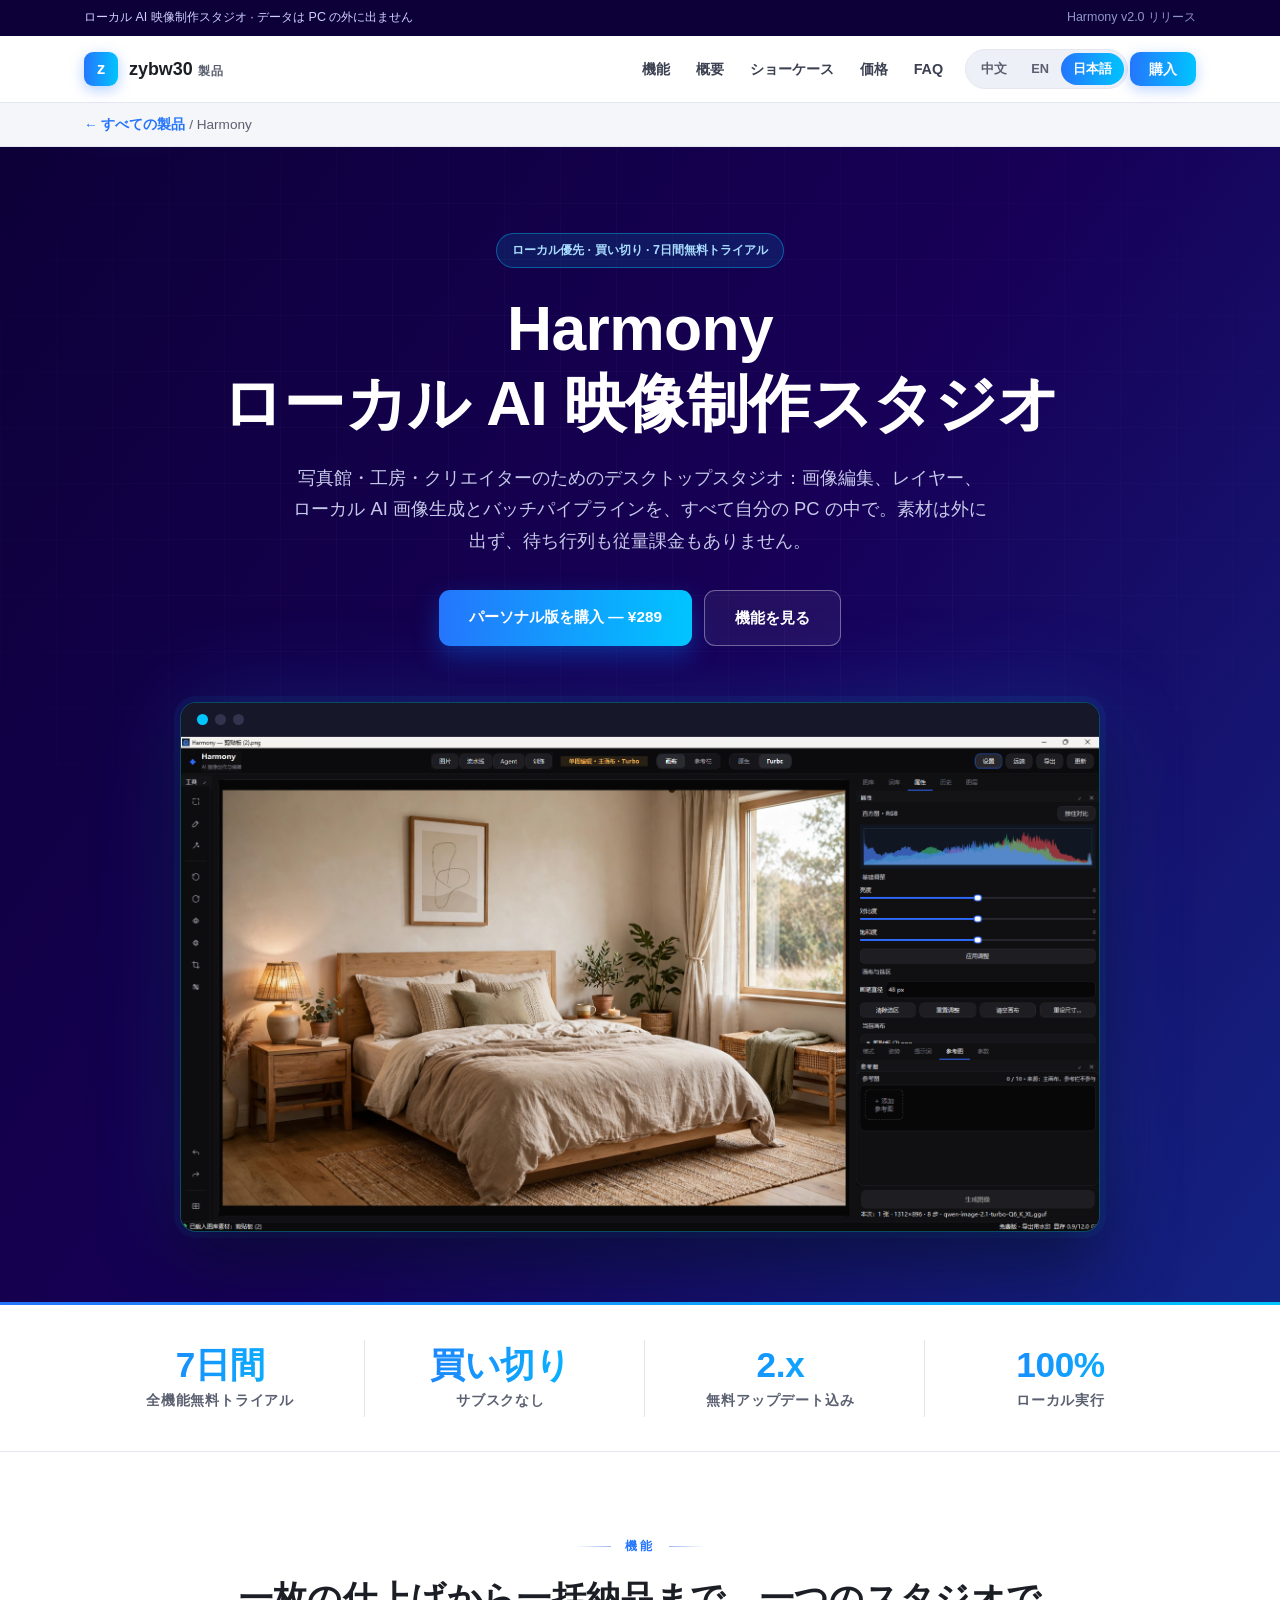
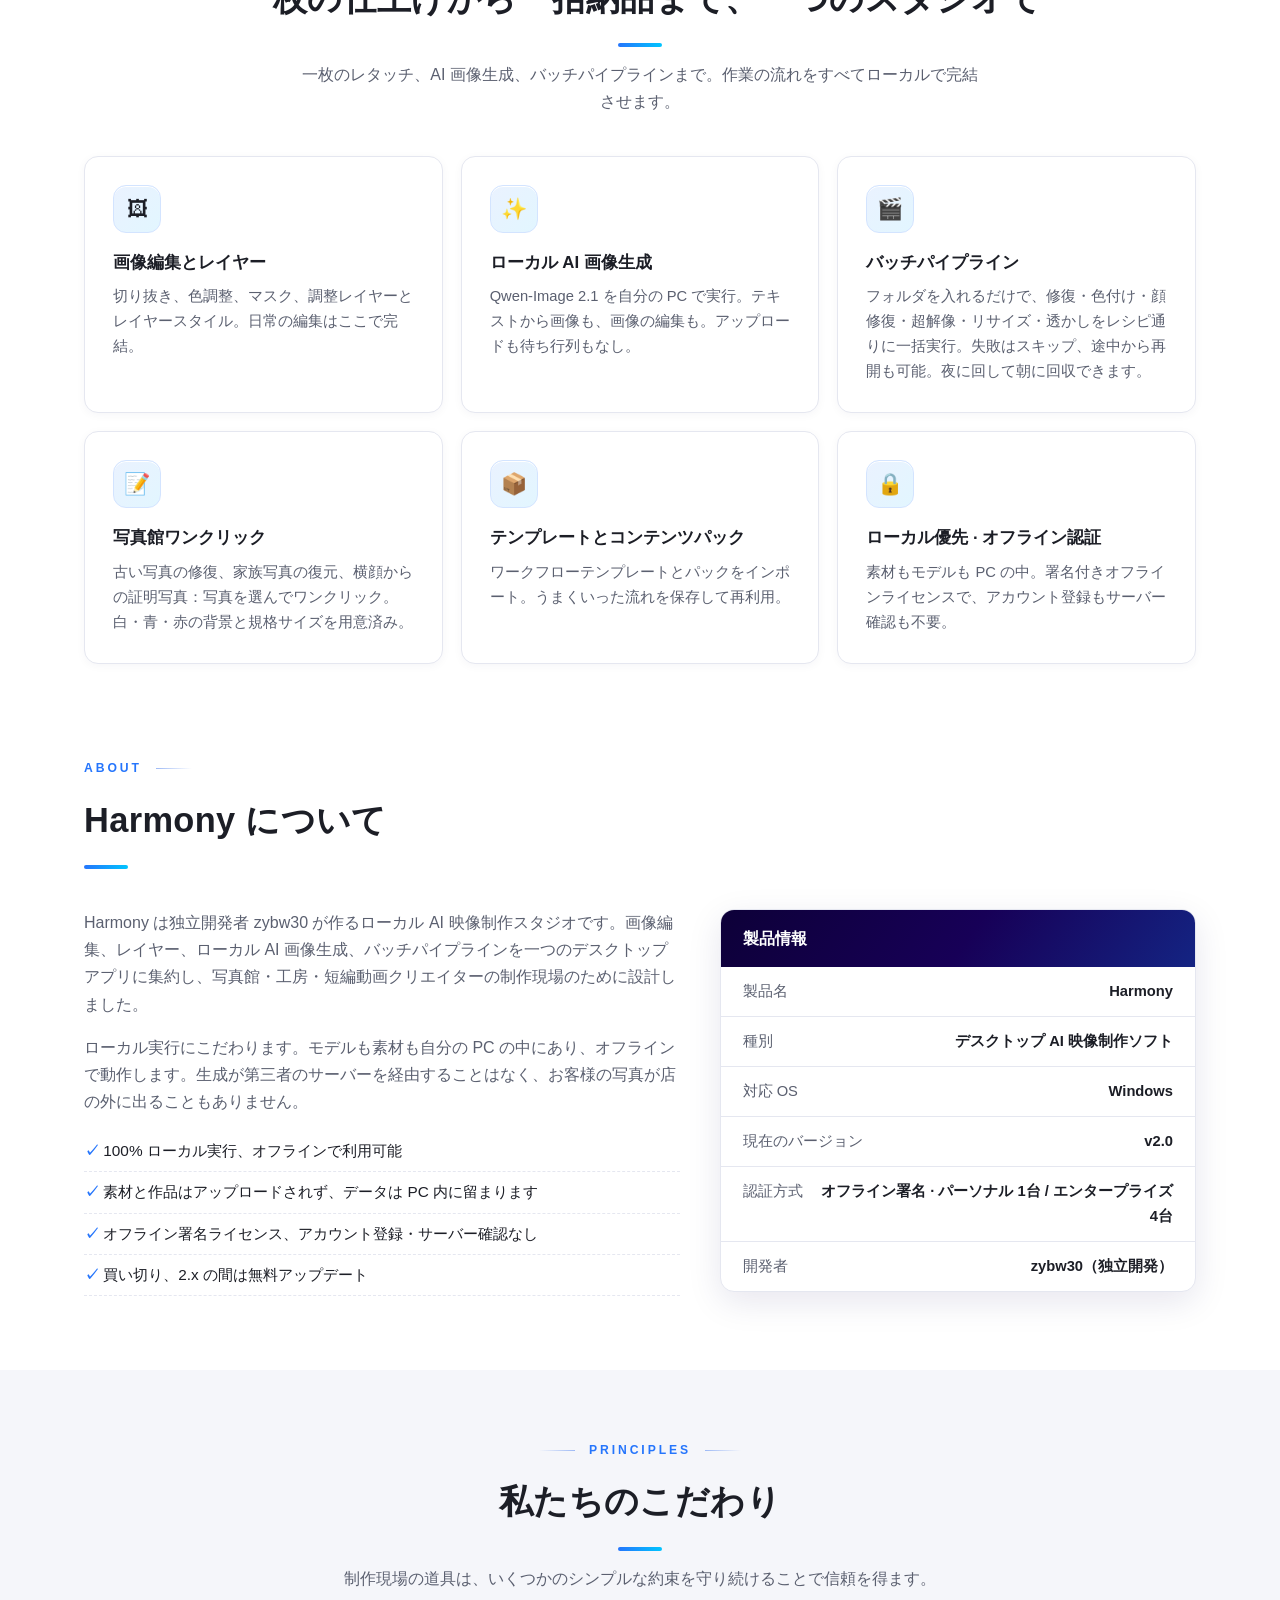
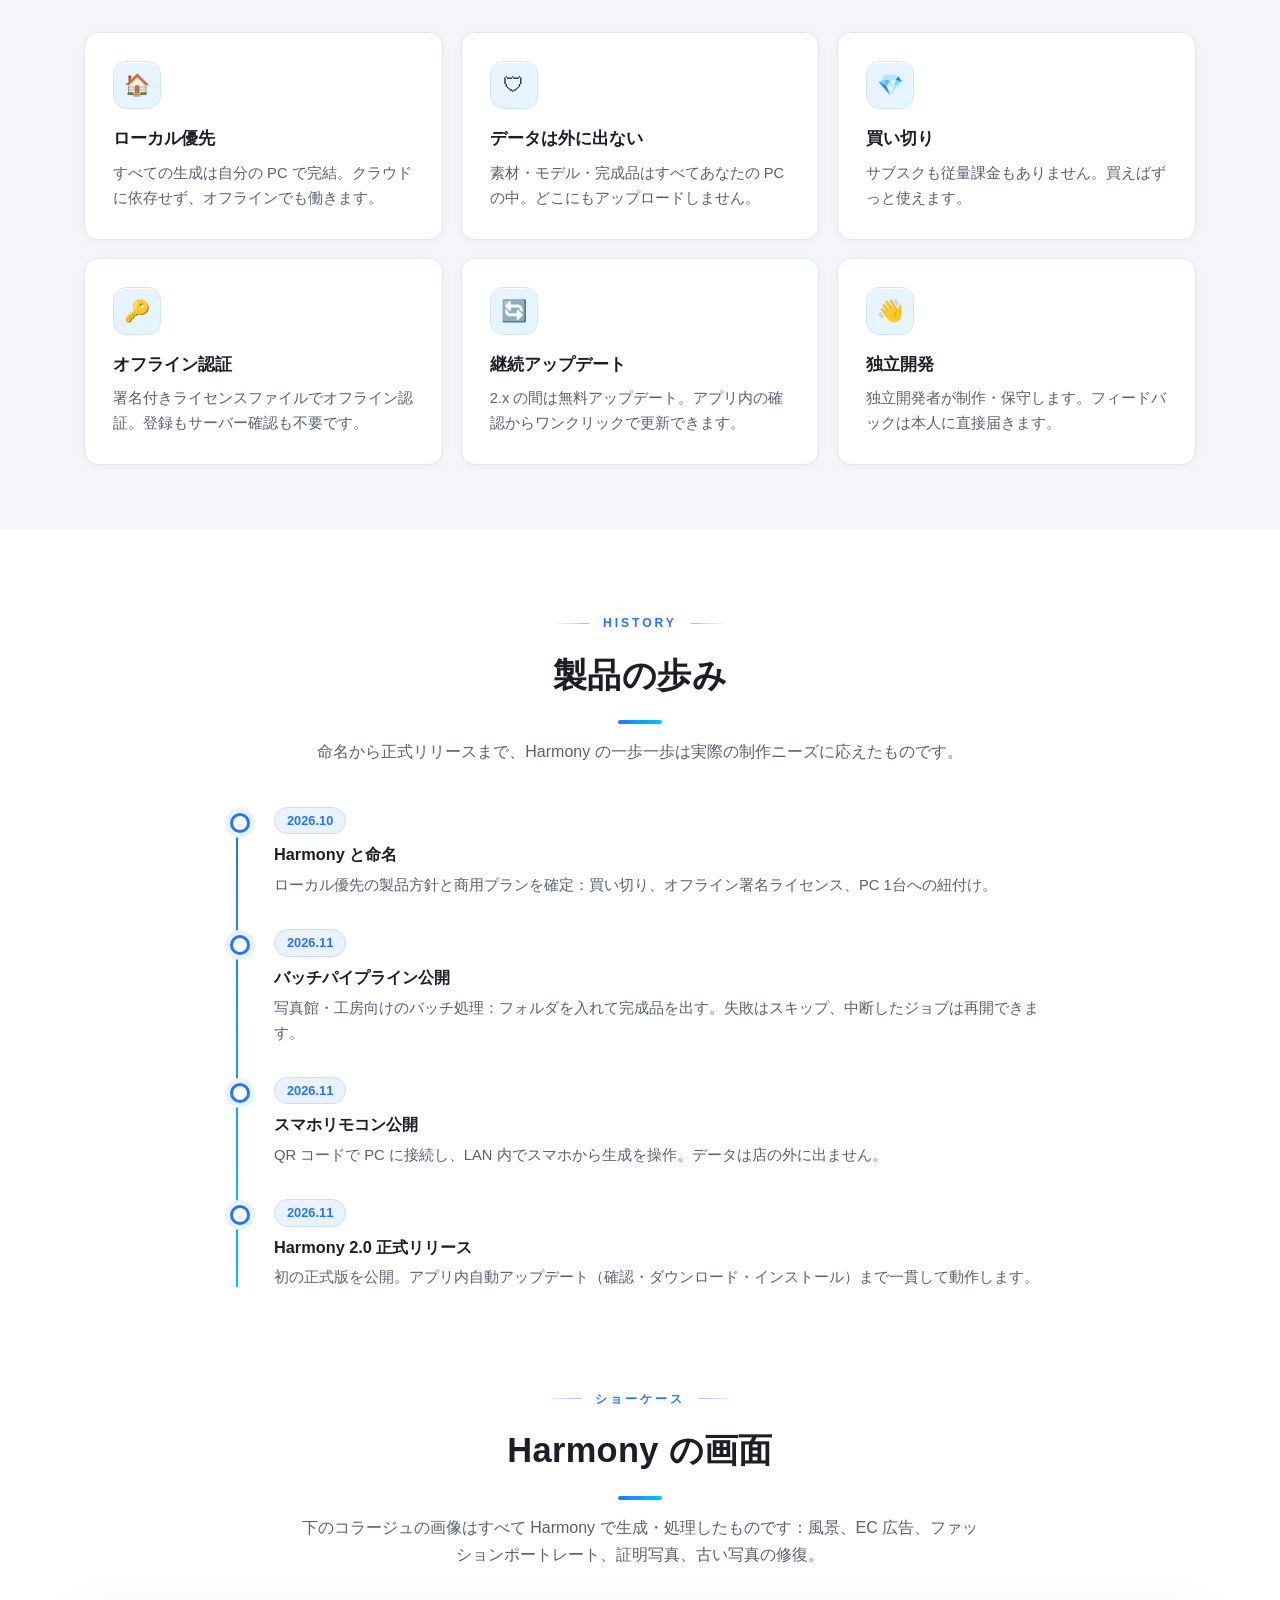
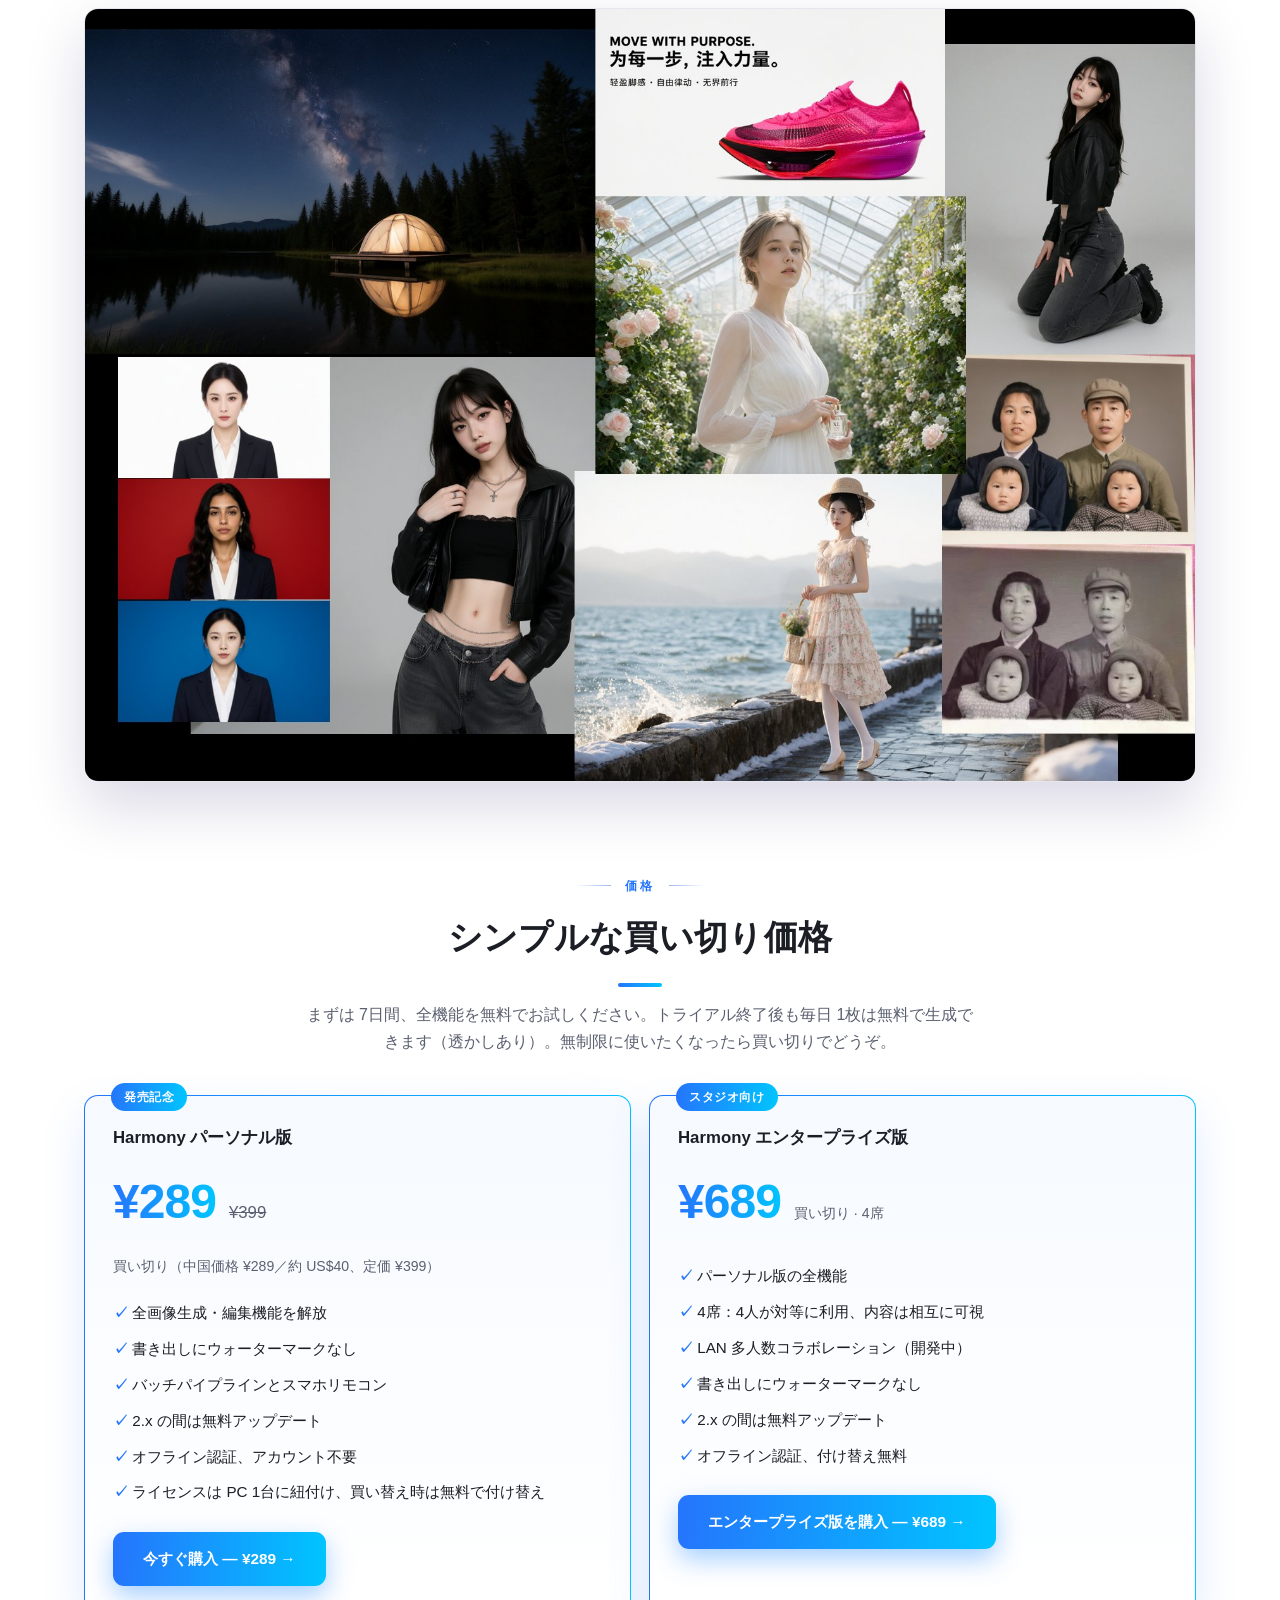
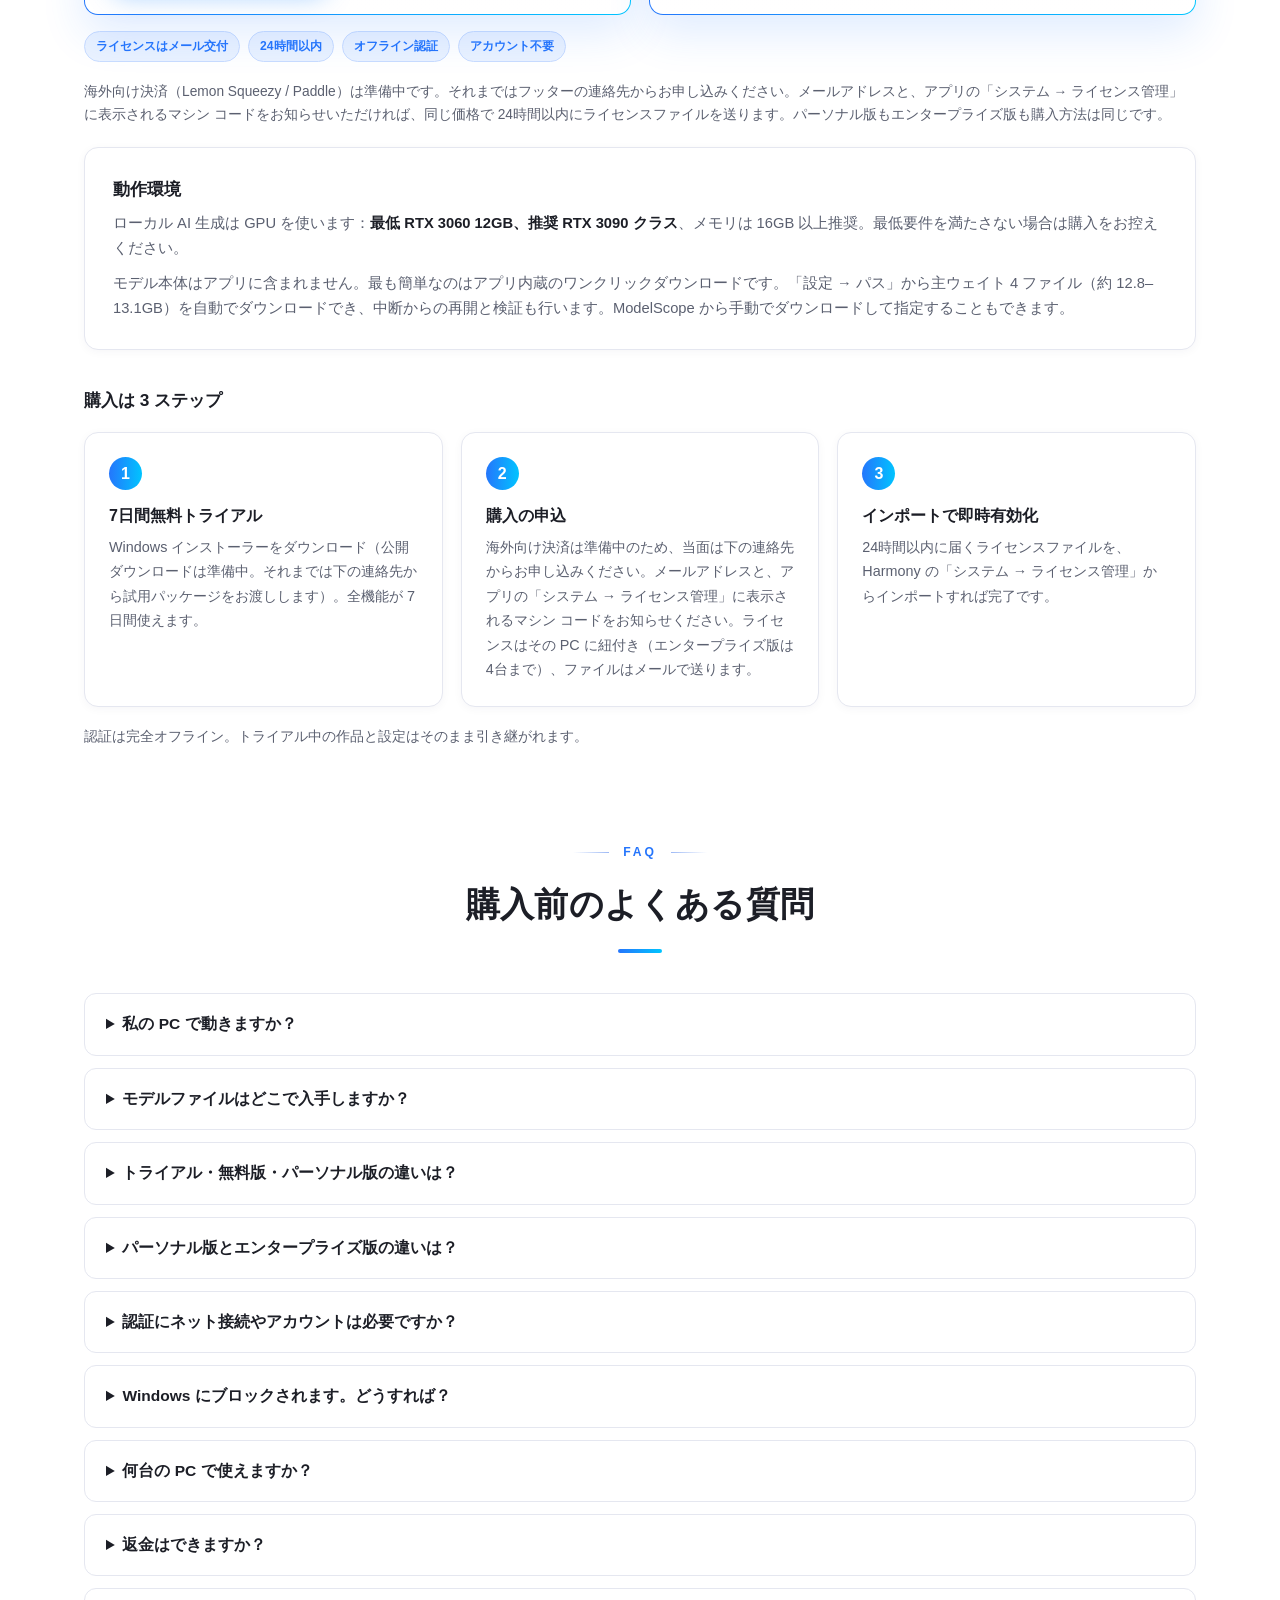
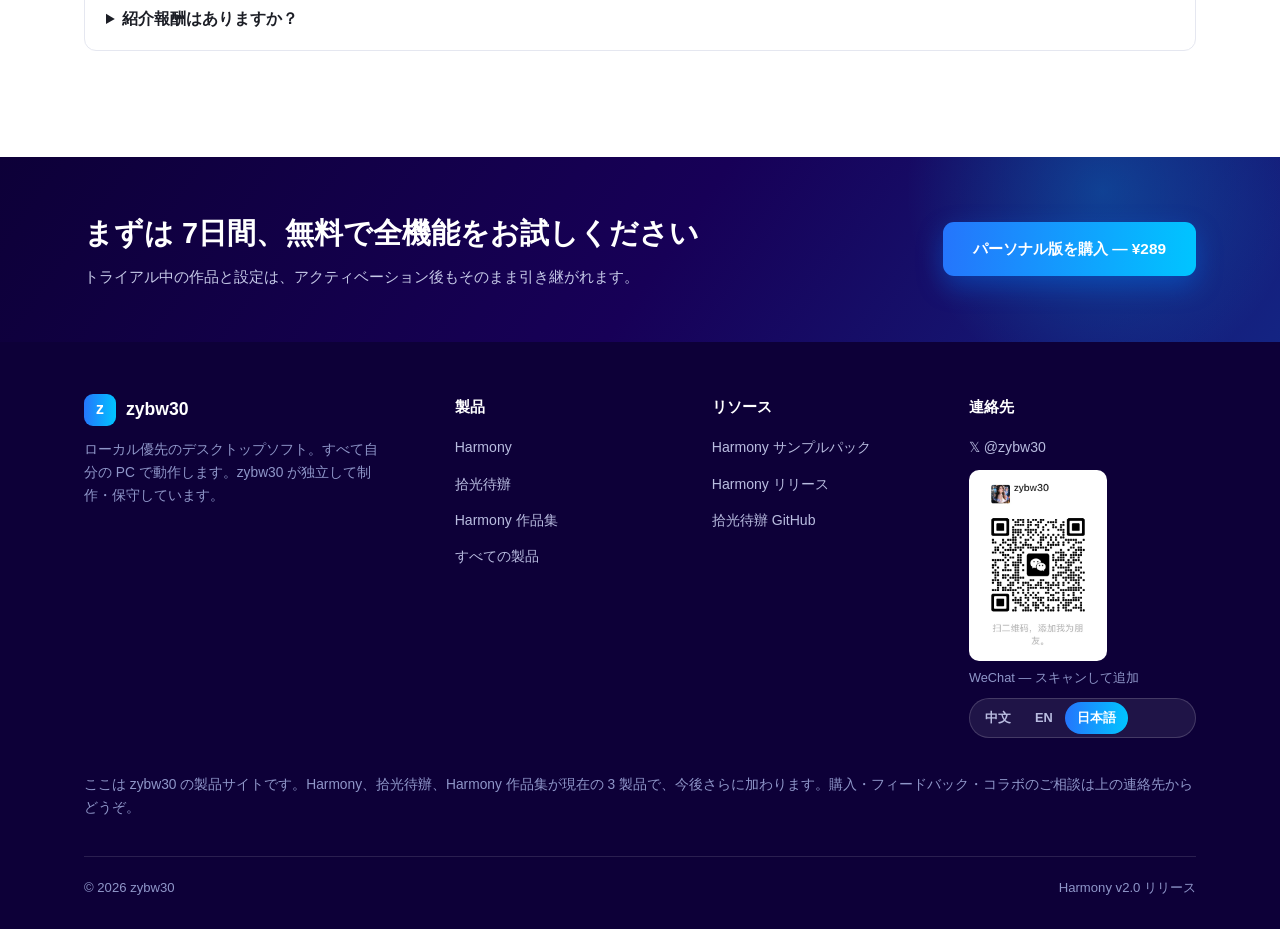
<file: harmony-ja.html>
<!DOCTYPE html>
<html lang="ja">
<head>
<meta charset="UTF-8">
<meta name="viewport" content="width=device-width, initial-scale=1.0, viewport-fit=cover">
<title>Harmony · ローカル AI 映像制作スタジオ</title>
<meta name="description" content="Harmony：写真館・工房・クリエイター向けデスクトップスタジオ。画像編集、レイヤー、ローカル AI 画像生成とバッチパイプライン。7日間全機能無料トライアル、買い切り。">
<link rel="alternate" hreflang="zh-CN" href="harmony.html">
<link rel="alternate" hreflang="en" href="harmony-en.html">
<link rel="alternate" hreflang="ja" href="harmony-ja.html">
<style>
  :root{
    --bg:#ffffff; --bg2:#f5f6fa; --card:#ffffff; --ink:#1c1e26; --muted:#5b6070;
    --line:#e5e7f0; --navy:#170057; --navy2:#0d0038; --blue:#2575fc; --cyan:#00c5ff;
    --grad:linear-gradient(92deg,#2575fc 0%,#00c5ff 100%);
    --grad-dark:linear-gradient(125deg,#0d0038 0%,#170057 52%,#123a9e 130%);
    --radius:14px; --shadow:0 10px 34px rgba(23,0,87,.10); --shadow-lg:0 24px 60px rgba(23,0,87,.16);
    --ease:cubic-bezier(.22,.8,.3,1);
    --serif:Georgia,"Times New Roman","Hiragino Mincho ProN","Yu Mincho","Noto Serif SC","Songti SC","STSong","SimSun",serif;
  }
  *{margin:0;padding:0;box-sizing:border-box}
  ::selection{background:#bcd9ff;color:var(--navy2)}
  html{scroll-behavior:smooth}
  body{font-family:-apple-system,BlinkMacSystemFont,"SF Pro Text","PingFang SC","Hiragino Sans GB","Microsoft YaHei",sans-serif;
    background:var(--bg); color:var(--ink); line-height:1.7; -webkit-font-smoothing:antialiased}
  .wrap{max-width:1160px;margin:0 auto;padding:0 24px}
  /* ---------- 顶部信息条 ---------- */
  .topbar{background:var(--navy2);color:#cfd2ff;font-size:.78rem}
  .topbar .wrap{display:flex;justify-content:space-between;align-items:center;height:36px;gap:14px}
  .topbar .tb-r{color:#8f96c9;white-space:nowrap}
  /* ---------- 导航 ---------- */
  nav{position:sticky;top:0;z-index:50;background:rgba(255,255,255,.92);
    backdrop-filter:blur(14px);-webkit-backdrop-filter:blur(14px);border-bottom:1px solid var(--line)}
  nav .wrap{display:flex;align-items:center;justify-content:space-between;height:66px;gap:16px}
  .brand{display:flex;align-items:center;gap:11px;font-weight:800;font-size:1.12rem;white-space:nowrap;color:var(--ink);text-decoration:none}
  .brand .mark{width:34px;height:34px;border-radius:9px;background:var(--grad);color:#fff;
    display:flex;align-items:center;justify-content:center;font-size:1.02rem;box-shadow:0 4px 14px rgba(37,117,252,.35)}
  .brand small{color:var(--muted);font-weight:600;font-size:.76rem;letter-spacing:.08em}
  nav ul{display:flex;gap:2px;list-style:none;align-items:center;flex-wrap:wrap}
  nav a.navlink{text-decoration:none;color:#3c4152;font-size:.9rem;font-weight:600;padding:8px 12px;border-radius:9px;white-space:nowrap}
  nav a.navlink:hover{color:var(--blue);background:#eef3ff}
  .langsel{display:flex;background:#eef0f7;border:1px solid var(--line);border-radius:999px;padding:3px;margin-left:8px}
  .langsel a{text-decoration:none;color:var(--muted);font-size:.8rem;font-weight:700;padding:5px 12px;border-radius:999px;white-space:nowrap}
  .langsel a.on{background:var(--grad);color:#fff}
  .nav-cta{text-decoration:none;background:var(--grad);color:#fff;font-weight:700;font-size:.88rem;
    padding:9px 19px;border-radius:10px;white-space:nowrap;box-shadow:0 4px 14px rgba(37,117,252,.30);transition:transform .18s var(--ease),box-shadow .18s var(--ease)}
  .nav-cta:hover{transform:translateY(-1px);box-shadow:0 8px 20px rgba(37,117,252,.4)}
  .paychips{display:flex;gap:8px;flex-wrap:wrap;margin-top:16px}
  .paychip{font-size:.76rem;color:var(--blue);background:#eaf2ff;border:1px solid #c9dcff;border-radius:999px;padding:4px 11px;font-weight:600}
  /* ---------- Hero ---------- */
  .hero{background:var(--grad-dark);color:#fff;padding:86px 0 70px;position:relative;overflow:hidden}
  .hero-grid{position:absolute;inset:0;pointer-events:none;opacity:.5;
    background-image:linear-gradient(rgba(255,255,255,.045) 1px,transparent 1px),linear-gradient(90deg,rgba(255,255,255,.045) 1px,transparent 1px);
    background-size:56px 56px;
    -webkit-mask-image:radial-gradient(ellipse 90% 70% at 50% 30%,#000 30%,transparent 75%);
    mask-image:radial-gradient(ellipse 90% 70% at 50% 30%,#000 30%,transparent 75%)}
  .hero::before{content:"";position:absolute;inset:auto -10% -55% auto;width:720px;height:720px;border-radius:50%;
    background:radial-gradient(closest-side,rgba(0,197,255,.28),transparent 70%);pointer-events:none}
  .hero::after{content:"";position:absolute;inset:-40% auto auto -12%;width:560px;height:560px;border-radius:50%;
    background:radial-gradient(closest-side,rgba(37,117,252,.35),transparent 70%);pointer-events:none}
  .hero .wrap{position:relative;z-index:1;text-align:center}
  .badge{display:inline-block;font-size:.78rem;color:#a8dcff;background:rgba(0,197,255,.12);
    border:1px solid rgba(0,197,255,.4);padding:6px 15px;border-radius:999px;margin-bottom:24px;font-weight:600}
  .hero h1{font-size:clamp(2.35rem,6.4vw,3.9rem);line-height:1.2;font-weight:800;letter-spacing:-.01em;margin-bottom:20px}
  .hero h1 .hl{background:var(--grad);-webkit-background-clip:text;background-clip:text;color:transparent}
  .hero p.lead{color:#c6c9e8;font-size:clamp(1rem,2.6vw,1.15rem);max-width:700px;margin:0 auto 34px}
  .cta{display:flex;gap:12px;justify-content:center;flex-wrap:wrap}
  .btn{display:inline-block;text-decoration:none;font-weight:700;font-size:.96rem;
    padding:14px 30px;border-radius:11px;transition:transform .15s ease,box-shadow .15s ease}
  .btn.primary{background:var(--grad);color:#fff;box-shadow:0 10px 26px rgba(0,120,255,.35)}
  .btn.primary:hover{transform:translateY(-2px);box-shadow:0 16px 34px rgba(0,120,255,.45)}
  .btn.ghost{background:rgba(255,255,255,.06);color:#fff;border:1px solid rgba(255,255,255,.35)}
  .btn.ghost:hover{border-color:var(--cyan)}
  /* ---------- 关键数据带 ---------- */
  .databand{background:#fff;border-bottom:1px solid var(--line);position:relative}
  .databand::before{content:"";position:absolute;top:0;left:0;right:0;height:3px;background:var(--grad)}
  .databand .wrap{display:grid;grid-template-columns:repeat(2,1fr);gap:10px 8px;padding:38px 24px 34px}
  @media(min-width:760px){.databand .wrap{grid-template-columns:repeat(4,1fr)}
    .stat{border-left:1px solid var(--line)} .stat:first-child{border-left:none}}
  .stat{text-align:center;padding:4px 6px}
  .stat b{font-size:2.2rem;display:block;font-weight:800;line-height:1.2;letter-spacing:-.01em;
    background:var(--grad);-webkit-background-clip:text;background-clip:text;color:transparent;font-variant-numeric:tabular-nums}
  .stat small{color:var(--muted);font-size:.85rem;font-weight:600;letter-spacing:.06em}
  /* ---------- 产品截图框 ---------- */
  .frame{margin:56px auto 0;max-width:920px;background:#10101c;border:1px solid rgba(0,197,255,.32);
    border-radius:16px;overflow:hidden;box-shadow:0 30px 70px rgba(0,0,0,.5),0 0 0 6px rgba(0,197,255,.06),0 0 90px rgba(37,117,252,.25);text-align:left}
  .frame-bar{display:flex;align-items:center;gap:7px;padding:11px 16px;border-bottom:1px solid rgba(255,255,255,.1);background:#17172a}
  .frame-bar i{width:11px;height:11px;border-radius:50%;background:#33334d;display:block}
  .frame-bar i:first-child{background:var(--cyan)}
  .frame-img{display:block;width:100%}
  .frame-body{aspect-ratio:16/9;display:flex;align-items:center;justify-content:center;text-align:center;padding:28px;color:#e8e9f5;
    background:radial-gradient(closest-side,rgba(37,117,252,.16),transparent 78%)}
  .frame-body .shot-label{font-weight:700;font-size:1.02rem}
  .frame-body .shot-label span{display:block;font-weight:400;font-size:.84rem;color:#9aa0c3;margin-top:8px}
  /* ---------- 通用版块 ---------- */
  section.block{padding:84px 0 10px}
  section.band{background:var(--bg2);margin-top:64px;padding:70px 0 64px}
  .sechead{text-align:center;margin-bottom:40px}
  .kicker{font-size:.76rem;font-weight:800;color:var(--blue);letter-spacing:.24em;margin-bottom:12px;text-transform:uppercase;
    display:flex;align-items:center;gap:14px;justify-content:center}
  .kicker::before,.kicker::after{content:"";height:1px;width:36px;background:linear-gradient(90deg,transparent,#9db9f5)}
  .kicker::after{background:linear-gradient(90deg,#9db9f5,transparent)}
  .sechead.left .kicker{justify-content:flex-start}
  .sechead.left .kicker::before{display:none}
  h2.sec{font-size:clamp(1.55rem,4.4vw,2.15rem);font-weight:800;letter-spacing:.01em}
  .secbar{width:44px;height:4px;border-radius:2px;background:var(--grad);margin:16px auto 0}
  p.secdesc{color:var(--muted);max-width:680px;margin:14px auto 0;text-align:center}
  .sechead.left{text-align:left}
  .sechead.left p.secdesc{margin-left:0;text-align:left}
  .sechead.left .secbar{margin-left:0}
  .grid{display:grid;gap:18px}
  @media(min-width:640px){.grid.cols2{grid-template-columns:1fr 1fr}.grid.cols3{grid-template-columns:1fr 1fr 1fr}}
  .card{background:var(--card);border:1px solid var(--line);border-radius:var(--radius);padding:28px;position:relative;overflow:hidden;
    box-shadow:0 2px 10px rgba(23,0,87,.04);transition:transform .25s var(--ease),box-shadow .25s var(--ease),border-color .25s var(--ease)}
  .card::before{content:"";position:absolute;top:0;left:0;right:0;height:3px;background:var(--grad);
    transform:scaleX(0);transform-origin:left;transition:transform .3s var(--ease)}
  .card:hover{transform:translateY(-4px);box-shadow:var(--shadow-lg);border-color:#c9dcff}
  .card:hover::before{transform:scaleX(1)}
  .card .icon{width:48px;height:48px;border-radius:13px;background:linear-gradient(135deg,#eaf2ff,#e2f6ff);border:1px solid #d3e4ff;
    display:flex;align-items:center;justify-content:center;font-size:1.32rem;margin-bottom:16px;box-shadow:inset 0 1px 0 #fff}
  .card h3{font-size:1.05rem;margin-bottom:7px}
  .card p{color:var(--muted);font-size:.92rem}
  /* ---------- 关于: 左文右信息表 ---------- */
  .about-grid{display:grid;gap:26px}
  @media(min-width:860px){.about-grid{grid-template-columns:1.25fr 1fr;gap:40px}}
  .about-txt p{color:var(--muted);margin-bottom:16px}
  .afeats{list-style:none;margin-top:6px}
  .afeats li{padding:7px 0;font-size:.96rem;border-bottom:1px dashed var(--line)}
  .afeats li::before{content:"✓ ";color:var(--blue);font-weight:800}
  .infocard{background:var(--card);border:1px solid var(--line);border-radius:var(--radius);box-shadow:var(--shadow);overflow:hidden;align-self:start}
  .infocard .ihead{background:var(--grad-dark);color:#fff;font-weight:800;padding:15px 22px;font-size:1rem}
  .irow{display:flex;justify-content:space-between;gap:18px;padding:12px 22px;border-bottom:1px solid var(--line);font-size:.92rem}
  .irow:last-child{border-bottom:none}
  .irow span{color:var(--muted);white-space:nowrap}
  .irow b{font-weight:700;text-align:right}
  /* ---------- 产品历程 ---------- */
  .timeline{max-width:820px;margin:0 auto;position:relative;padding-left:26px}
  .timeline::before{content:"";position:absolute;left:6px;top:8px;bottom:8px;width:2px;background:linear-gradient(180deg,var(--blue),var(--cyan))}
  .tl-item{position:relative;padding:0 0 30px 18px}
  .tl-item:last-child{padding-bottom:4px}
  .tl-item::before{content:"";position:absolute;left:-26px;top:7px;width:14px;height:14px;border-radius:50%;
    background:#fff;border:3px solid var(--blue);box-shadow:0 0 0 5px #eaf2ff}
  .tl-date{display:inline-block;font-weight:800;color:var(--blue);background:#eaf2ff;border:1px solid #c9dcff;
    border-radius:999px;padding:2px 12px;font-size:.8rem;margin-bottom:7px}
  .tl-item h3{font-size:1.02rem;margin-bottom:4px}
  .tl-item p{color:var(--muted);font-size:.92rem}
  /* ---------- 展示 ---------- */
  .show-grid{display:grid;gap:18px}
  @media(min-width:640px){.show-grid{grid-template-columns:1fr 1fr}}
  .shot{background:#f0f1f7;border:1px dashed #c3c7da;border-radius:var(--radius);
    display:flex;align-items:center;justify-content:center;text-align:center;padding:26px 18px;aspect-ratio:4/3}
  .shot .shot-label{font-weight:700;font-size:.98rem}
  .shot .shot-label span{display:block;font-weight:400;font-size:.8rem;color:var(--muted);margin-top:7px}
  .showcase-img{margin:0;border-radius:var(--radius);overflow:hidden;border:1px solid var(--line);box-shadow:var(--shadow-lg)}
  .showcase-img img{display:block;width:100%}
  /* ---------- 价格 ---------- */
  .price-card{overflow:visible}
  .price-card::before{border-radius:14px 14px 0 0}
  .price-card{position:relative;border:1px solid transparent;
    background:linear-gradient(180deg,#f6faff,#ffffff) padding-box,var(--grad) border-box;
    box-shadow:0 18px 44px rgba(37,117,252,.14)}
  .price-badge{position:absolute;top:-13px;left:26px;background:var(--grad);color:#fff;
    font-size:.74rem;font-weight:800;padding:4px 13px;border-radius:999px;letter-spacing:.05em}
  .price-row{display:flex;align-items:baseline;gap:13px;flex-wrap:wrap;margin:8px 0 12px}
  .price-now{font-size:3rem;font-weight:800;letter-spacing:-.02em;background:var(--grad);
    -webkit-background-clip:text;background-clip:text;color:transparent}
  .price-was{color:var(--muted);text-decoration:line-through;font-size:1.05rem}
  .price-note{color:var(--muted);font-size:.88rem}
  .price-feats{list-style:none;margin:16px 0 22px}
  .price-feats li{padding:5px 0;font-size:.95rem}
  .price-feats li::before{content:"✓ ";color:var(--blue);font-weight:800}
  .steps{display:grid;gap:18px}
  @media(min-width:640px){.steps{grid-template-columns:1fr 1fr 1fr}}
  .step{background:var(--card);border:1px solid var(--line);border-radius:var(--radius);padding:24px;box-shadow:0 2px 10px rgba(23,0,87,.04)}
  .step .num{width:33px;height:33px;border-radius:50%;background:var(--grad);color:#fff;
    display:flex;align-items:center;justify-content:center;font-weight:800;margin-bottom:12px}
  .step h3{font-size:1rem;margin-bottom:6px}
  .step p{color:var(--muted);font-size:.9rem}
  .fineprint{color:var(--muted);font-size:.86rem;margin-top:18px}
  /* ---------- FAQ ---------- */
  details.faq{background:var(--card);border:1px solid var(--line);border-radius:12px;padding:17px 21px;margin-bottom:12px}
  details.faq summary{cursor:pointer;font-weight:700;font-size:.97rem;transition:color .15s ease}
  details.faq summary:hover{color:var(--blue)}
  details.faq[open ]{border-color:#bcd4ff;box-shadow:0 6px 22px rgba(23,0,87,.06)}
  details.faq[open ] summary{color:var(--blue)}
  details.faq p{color:var(--muted);font-size:.92rem;margin-top:10px}
  /* ---------- CTA 带 ---------- */
  .ctaband{margin-top:84px;background:var(--grad-dark);color:#fff;position:relative;overflow:hidden}
  .ctaband::before{content:"";position:absolute;inset:auto -8% -70% auto;width:560px;height:560px;border-radius:50%;
    background:radial-gradient(closest-side,rgba(0,197,255,.25),transparent 70%);pointer-events:none}
  .ctaband .wrap{position:relative;z-index:1}
  .ctaband .wrap{padding:52px 24px;display:flex;flex-wrap:wrap;gap:20px;align-items:center;justify-content:space-between}
  .ctaband h2{font-size:clamp(1.35rem,3.6vw,1.8rem);font-weight:800}
  .ctaband p{color:#c6c9e8;font-size:.95rem;margin-top:6px}
  /* ---------- 页脚 ---------- */
  footer{background:var(--navy2);color:#b9bce0}
  footer .wrap{padding:52px 24px 30px}
  .fgrid{display:grid;gap:30px}
  @media(min-width:760px){.fgrid{grid-template-columns:1.5fr 1fr 1fr 1fr}}
  footer .fbrand{display:flex;align-items:center;gap:10px;font-weight:800;font-size:1.1rem;color:#fff;margin-bottom:12px}
  footer .fbrand .mark{width:32px;height:32px;border-radius:9px;background:var(--grad);color:#fff;
    display:flex;align-items:center;justify-content:center;font-size:.98rem}
  footer h4{color:#fff;font-size:.95rem;margin-bottom:14px}
  footer ul{list-style:none}
  footer li{margin-bottom:9px}
  footer a{color:#b9bce0;text-decoration:none;font-size:.88rem}
  footer a:hover{color:var(--cyan)}
  footer .fabout{font-size:.86rem;color:#8f96c9;max-width:300px}
  footer .langsel{background:rgba(255,255,255,.08);border-color:rgba(255,255,255,.16);margin:0}
  .wxqr{width:138px;border-radius:10px;display:block;margin-top:8px;background:#fff}
  .wxcap{font-size:.8rem;color:#8f96c9;margin-top:6px}
  footer .langsel a{color:#b9bce0}
  .fbar{border-top:1px solid rgba(255,255,255,.12);margin-top:36px;padding-top:20px;
    display:flex;flex-wrap:wrap;gap:10px 26px;justify-content:space-between;font-size:.82rem;color:#8f96c9}
  /* ---------- 动效 ---------- */
  .reveal{opacity:0;transform:translateY(18px);transition:opacity .6s ease,transform .6s ease}
  .reveal.in{opacity:1;transform:none}
  @media(prefers-reduced-motion:reduce){.reveal{opacity:1;transform:none;transition:none}}
  @media(max-width:560px){nav ul .navlink.hideS{display:none}.topbar .tb-r{display:none}}
  /* ---------- 面包屑 ---------- */
  .crumb{background:#f5f6fa;border-bottom:1px solid var(--line);font-size:.85rem;color:var(--muted)}
  .crumb .wrap{padding:10px 24px}
  .crumb a{color:var(--blue);text-decoration:none;font-weight:600}
  .crumb a:hover{text-decoration:underline}
  /* ---------- 产品卡 ---------- */
  .pcard{padding:0;display:flex;flex-direction:column}
  .pcard .pvisual{height:200px;overflow:hidden;background:var(--grad-dark);display:flex;align-items:center;justify-content:center;position:relative}
  .pcard .pvisual img.cover{width:100%;height:100%;object-fit:cover;object-position:top;display:block}
  .pcard .pvisual img.appicon{width:100px;height:100px;border-radius:25px;box-shadow:0 14px 34px rgba(0,0,0,.45)}
  .pcard .pvisual .plus{font-size:3rem;font-weight:300;color:#9aa0c3}
  .pcard .pvisual .works-mark{font-size:3.4rem;filter:drop-shadow(0 10px 22px rgba(0,0,0,.45))}
  .pcard .pbody{padding:26px 26px 28px;display:flex;flex-direction:column;flex:1}
  .pcard h3{font-size:1.22rem;margin-bottom:2px}
  .pcard .ptag{color:var(--blue);font-weight:700;font-size:.86rem;margin-bottom:10px}
  .pcard p.pdesc{color:var(--muted);font-size:.92rem;flex:1}
  .pcard .ptags{display:flex;gap:8px;flex-wrap:wrap;margin:16px 0 20px}
  .pcard .btn{align-self:flex-start;padding:12px 24px;font-size:.9rem}
  .pcard.more{background:#fafbfe;border-style:dashed}
  .pcard.more .pvisual{background:#eef0f7}
  .pcard.more:hover{transform:none;box-shadow:0 2px 10px rgba(23,0,87,.04)}
  /* ---------- Hero 图标框 ---------- */
  .frame-body img.hero-icon{width:116px;height:116px;border-radius:28px;box-shadow:0 16px 40px rgba(0,0,0,.5);margin-bottom:16px}

  /* ================================================================
     主页画廊版（2026-11-22 借鉴 Oil Art Landing，仅 body.gallery 生效；
     Harmony / 待办详情页不带 gallery 类，渲染不受影响）
     ================================================================ */
  .gallery{background:#FAF6EF}
  /* 顶栏 + 导航 */
  .gallery .topbar{background:#1E3A2F;color:#D8E2D9}
  .gallery .topbar .tb-r{color:#9DB3A4}
  .gallery nav{background:rgba(250,246,239,.92)}
  .gallery .brand .mark{background:#1E3A2F;box-shadow:0 4px 14px rgba(30,58,47,.3)}
  .gallery nav a.navlink:hover{color:#1E3A2F;background:#E9EFEA}
  .gallery .langsel a.on{background:#1E3A2F}
  .gallery .nav-cta{background:#1E3A2F;box-shadow:0 4px 14px rgba(30,58,47,.3)}
  .gallery .nav-cta:hover{box-shadow:0 8px 20px rgba(30,58,47,.4)}
  /* Hero：浅色编辑式两栏 */
  .gallery .hero{background:#FAF6EF;color:#1C1A16;padding:76px 0 70px}
  .gallery .hero-grid,.gallery .hero::before,.gallery .hero::after{display:none}
  .gallery .hero .wrap.hero-in{position:relative;z-index:1;text-align:left;display:grid;grid-template-columns:1.05fr .95fr;gap:56px;align-items:center}
  .gallery .hero .badge{background:transparent;border:none;color:#1E3A2F;padding:0;margin-bottom:22px;font-size:.76rem;letter-spacing:.3em;font-weight:800}
  .gallery .hero h1{font-family:var(--serif);font-size:clamp(2.6rem,5.4vw,4.1rem);line-height:1.18;color:#1C1A16}
  .gallery .hero h1 .hl{background:none;-webkit-background-clip:border-box;background-clip:border-box;color:#1E3A2F;-webkit-text-fill-color:#1E3A2F;display:block}
  .gallery .hero p.lead{color:#6E675C;margin:24px 0 32px;max-width:520px}
  .gallery .hero .cta{justify-content:flex-start}
  .gallery .hero .btn{border-radius:999px}
  .gallery .hero .btn.primary{background:#1E3A2F;box-shadow:0 10px 26px rgba(30,58,47,.3)}
  .gallery .hero .btn.primary:hover{box-shadow:0 16px 34px rgba(30,58,47,.4)}
  .gallery .hero .btn.ghost{background:transparent;color:#1C1A16;border:1.5px solid #1C1A16}
  .gallery .hero .btn.ghost:hover{border-color:#1E3A2F;color:#1E3A2F}
  .gallery .hero-imgs{position:relative}
  .gallery .hero-main{width:100%;aspect-ratio:4/5;object-fit:cover;display:block;border-radius:6px}
  .gallery .hero-sub{position:absolute;left:-38px;bottom:34px;width:46%;aspect-ratio:4/3;object-fit:cover;border-radius:6px;border:6px solid #FAF6EF;box-shadow:0 18px 44px rgba(28,26,22,.22)}
  .gallery .hero-cap{font-size:.8rem;color:#8A8272;margin-top:14px;text-align:right}
  /* 数据带 */
  .gallery .databand{background:transparent;border-top:1px solid #E4DCCB}
  .gallery .databand::before{display:none}
  .gallery .stat b{font-family:var(--serif);background:none;-webkit-background-clip:border-box;background-clip:border-box;color:#1C1A16;-webkit-text-fill-color:#1C1A16}
  .gallery .stat small{color:#8A8272}
  /* 版块标题：左对齐 + 底线 */
  .gallery .sechead{text-align:left;border-bottom:2px solid #1C1A16;padding-bottom:18px}
  .gallery .sechead .kicker{justify-content:flex-start;color:#1E3A2F}
  .gallery .sechead .kicker::before{display:none}
  .gallery .sechead .kicker::after{background:linear-gradient(90deg,#9DB3A4,transparent)}
  .gallery h2.sec{font-family:var(--serif);font-size:clamp(1.6rem,4vw,2rem)}
  .gallery .secbar{display:none}
  .gallery p.secdesc{margin-left:0;text-align:left;color:#8A8272}
  /* 产品画廊墙 */
  @media(min-width:640px){
    .gallery .grid.cols3.wall{grid-template-columns:repeat(12,1fr)}
    .gallery .pcard.big{grid-column:span 7}
    .gallery .pcard.small{grid-column:span 5}
    .gallery .pcard.small.works{grid-column:6 / span 7}
  }
  .gallery .pcard{background:transparent;border:none;box-shadow:none}
  .gallery .pcard:hover{transform:none;box-shadow:none}
  .gallery .pcard::before{display:none}
  .gallery .pcard .pvisual{height:auto;border-radius:6px;overflow:hidden;background:#1E3A2F}
  .gallery .pcard.big .pvisual{aspect-ratio:16/9}
  .gallery .pcard.small .pvisual{aspect-ratio:16/10}
  .gallery .pcard .pbody{padding:18px 2px 0}
  .gallery .pcard h3{font-family:var(--serif);font-size:1.45rem}
  .gallery .pcard .ptag{color:#1E3A2F}
  .gallery .pcard .ptags{gap:0}
  .gallery .pcard .paychip{background:none;border:none;padding:0;color:#8A8272;font-size:.84rem;font-weight:600}
  .gallery .pcard .paychip + .paychip::before{content:"·";margin:0 8px;color:#C9C2B2}
  .gallery .pcard .btn{align-self:flex-start;background:none;color:#1C1A16;box-shadow:none;border:none;border-bottom:1.5px solid #1C1A16;border-radius:0;padding:0 0 2px;font-size:.92rem}
  .gallery .pcard .btn:hover{transform:none;color:#1E3A2F;border-color:#1E3A2F}
  /* 坚持：无卡片线条项 */
  .gallery section.band{background:transparent}
  .gallery .vals{display:grid;gap:28px}
  @media(min-width:640px){.gallery .vals{grid-template-columns:repeat(3,1fr)}}
  .gallery .val{border-top:2px solid #1C1A16;padding-top:16px}
  .gallery .val h3{font-family:var(--serif);font-size:1.1rem;margin-bottom:6px}
  .gallery .val p{color:#6E675C;font-size:.9rem}
  /* CTA 带 */
  .gallery .ctaband{background:#1E3A2F}
  .gallery .ctaband::before{display:none}
  .gallery .ctaband h2{font-family:var(--serif)}
  .gallery .ctaband p{color:#C9D6CB}
  .gallery .ctaband .btn.primary{background:#FAF6EF;color:#1E3A2F;box-shadow:none}
  .gallery .ctaband .btn.primary:hover{box-shadow:0 12px 26px rgba(0,0,0,.25)}
  .gallery .ctaband .btn.ghost{border-color:rgba(250,246,239,.6);color:#FAF6EF}
  /* 页脚 */
  .gallery footer{background:#1E3A2F}
  .gallery footer .fbrand .mark{background:#FAF6EF;color:#1E3A2F}
  .gallery footer a{color:#D8E2D9}
  .gallery footer a:hover{color:#fff}
  .gallery footer .fabout{color:#9DB3A4}
  .gallery footer .fnote{color:#9DB3A4}
  .gallery footer .wxcap{color:#9DB3A4}
  .gallery footer .fbar{border-top-color:rgba(255,255,255,.15);color:#9DB3A4}
  .gallery footer .langsel a.on{background:#FAF6EF;color:#1E3A2F}
  /* 响应式 */
  @media(max-width:820px){
    .gallery .hero .wrap.hero-in{grid-template-columns:1fr;gap:40px}
    .gallery .hero-sub{left:12px}
    .gallery .hero{padding:56px 0 60px}
  }

</style>
</head>
<body>

<div class="topbar">
  <div class="wrap">
    <span>ローカル AI 映像制作スタジオ · データは PC の外に出ません</span>
    <span class="tb-r">Harmony v2.0 リリース</span>
  </div>
</div>

<nav>
  <div class="wrap">
    <a class="brand" href="ja.html"><span class="mark">z</span><span>zybw30 <small>製品</small></span></a>
    <ul>
      <li><a class="navlink hideS" href="#features">機能</a></li>
      <li><a class="navlink hideS" href="#about">概要</a></li>
      <li><a class="navlink hideS" href="#showcase">ショーケース</a></li>
      <li><a class="navlink hideS" href="#buy">価格</a></li>
      <li><a class="navlink hideS" href="#faq">FAQ</a></li>
      <li class="langsel"><a href="harmony.html" class="">中文</a><a href="harmony-en.html" class="">EN</a><a href="harmony-ja.html" class="on">日本語</a></li>
      <li><a class="nav-cta" href="#buy">購入</a></li>
    </ul>
  </div>
</nav>

<div class="crumb"><div class="wrap"><a href="ja.html">← すべての製品</a> / Harmony</div></div>

<header class="hero">
  <div class="hero-grid"></div>
  <div class="wrap">
    <div class="badge reveal">ローカル優先 · 買い切り · 7日間無料トライアル</div>
    <h1 class="reveal">Harmony<br>ローカル AI 映像制作スタジオ</h1>
    <p class="lead reveal">写真館・工房・クリエイターのためのデスクトップスタジオ：画像編集、レイヤー、ローカル AI 画像生成とバッチパイプラインを、すべて自分の PC の中で。素材は外に出ず、待ち行列も従量課金もありません。</p>
    <div class="cta reveal">
      <a class="btn primary" href="#buy">パーソナル版を購入 — ¥289</a>
      <a class="btn ghost" href="#features">機能を見る</a>
    </div>
    <div class="frame reveal">
      <div class="frame-bar"><i></i><i></i><i></i></div>
      <img class="frame-img" src="assets/ui.png" alt="Harmony アプリ画面">
    </div>
  </div>
</header>

<div class="databand">
  <div class="wrap">
    <div class="stat reveal"><b>7日間</b><small>全機能無料トライアル</small></div>
    <div class="stat reveal"><b>買い切り</b><small>サブスクなし</small></div>
    <div class="stat reveal"><b>2.x</b><small>無料アップデート込み</small></div>
    <div class="stat reveal"><b>100%</b><small>ローカル実行</small></div>
  </div>
</div>

<main class="wrap">

  <section class="block" id="features">
    <div class="sechead reveal">
      <div class="kicker">機能</div>
      <h2 class="sec">一枚の仕上げから一括納品まで、一つのスタジオで</h2>
      <div class="secbar"></div>
      <p class="secdesc">一枚のレタッチ、AI 画像生成、バッチパイプラインまで。作業の流れをすべてローカルで完結させます。</p>
    </div>
    <div class="grid cols3">
      <div class="card reveal"><div class="icon">🖼</div><h3>画像編集とレイヤー</h3><p>切り抜き、色調整、マスク、調整レイヤーとレイヤースタイル。日常の編集はここで完結。</p></div>
      <div class="card reveal"><div class="icon">✨</div><h3>ローカル AI 画像生成</h3><p>Qwen-Image 2.1 を自分の PC で実行。テキストから画像も、画像の編集も。アップロードも待ち行列もなし。</p></div>
      <div class="card reveal"><div class="icon">🎬</div><h3>バッチパイプライン</h3><p>フォルダを入れるだけで、修復・色付け・顔修復・超解像・リサイズ・透かしをレシピ通りに一括実行。失敗はスキップ、途中から再開も可能。夜に回して朝に回収できます。</p></div>
      <div class="card reveal"><div class="icon">📝</div><h3>写真館ワンクリック</h3><p>古い写真の修復、家族写真の復元、横顔からの証明写真：写真を選んでワンクリック。白・青・赤の背景と規格サイズを用意済み。</p></div>
      <div class="card reveal"><div class="icon">📦</div><h3>テンプレートとコンテンツパック</h3><p>ワークフローテンプレートとパックをインポート。うまくいった流れを保存して再利用。</p></div>
      <div class="card reveal"><div class="icon">🔒</div><h3>ローカル優先 · オフライン認証</h3><p>素材もモデルも PC の中。署名付きオフラインライセンスで、アカウント登録もサーバー確認も不要。</p></div>
    </div>
  </section>

  <section class="block" id="about">
    <div class="sechead left reveal">
      <div class="kicker">ABOUT</div>
      <h2 class="sec">Harmony について</h2>
      <div class="secbar"></div>
    </div>
    <div class="about-grid">
      <div class="about-txt reveal">
        <p>Harmony は独立開発者 zybw30 が作るローカル AI 映像制作スタジオです。画像編集、レイヤー、ローカル AI 画像生成、バッチパイプラインを一つのデスクトップアプリに集約し、写真館・工房・短編動画クリエイターの制作現場のために設計しました。</p>
        <p>ローカル実行にこだわります。モデルも素材も自分の PC の中にあり、オフラインで動作します。生成が第三者のサーバーを経由することはなく、お客様の写真が店の外に出ることもありません。</p>
        <ul class="afeats">
          <li>100% ローカル実行、オフラインで利用可能</li>
          <li>素材と作品はアップロードされず、データは PC 内に留まります</li>
          <li>オフライン署名ライセンス、アカウント登録・サーバー確認なし</li>
          <li>買い切り、2.x の間は無料アップデート</li>
        </ul>
      </div>
      <div class="infocard reveal">
        <div class="ihead">製品情報</div>
        <div class="irow"><span>製品名</span><b>Harmony</b></div>
        <div class="irow"><span>種別</span><b>デスクトップ AI 映像制作ソフト</b></div>
        <div class="irow"><span>対応 OS</span><b>Windows</b></div>
        <div class="irow"><span>現在のバージョン</span><b>v2.0</b></div>
        <div class="irow"><span>認証方式</span><b>オフライン署名 · パーソナル 1台 / エンタープライズ 4台</b></div>
        <div class="irow"><span>開発者</span><b>zybw30（独立開発）</b></div>
      </div>
    </div>
  </section>

</main>

<section class="band" id="values">
  <div class="wrap">
    <div class="sechead reveal">
      <div class="kicker">PRINCIPLES</div>
      <h2 class="sec">私たちのこだわり</h2>
      <div class="secbar"></div>
      <p class="secdesc">制作現場の道具は、いくつかのシンプルな約束を守り続けることで信頼を得ます。</p>
    </div>
    <div class="grid cols3">
      <div class="card reveal"><div class="icon">🏠</div><h3>ローカル優先</h3><p>すべての生成は自分の PC で完結。クラウドに依存せず、オフラインでも働きます。</p></div>
      <div class="card reveal"><div class="icon">🛡</div><h3>データは外に出ない</h3><p>素材・モデル・完成品はすべてあなたの PC の中。どこにもアップロードしません。</p></div>
      <div class="card reveal"><div class="icon">💎</div><h3>買い切り</h3><p>サブスクも従量課金もありません。買えばずっと使えます。</p></div>
      <div class="card reveal"><div class="icon">🔑</div><h3>オフライン認証</h3><p>署名付きライセンスファイルでオフライン認証。登録もサーバー確認も不要です。</p></div>
      <div class="card reveal"><div class="icon">🔄</div><h3>継続アップデート</h3><p>2.x の間は無料アップデート。アプリ内の確認からワンクリックで更新できます。</p></div>
      <div class="card reveal"><div class="icon">👋</div><h3>独立開発</h3><p>独立開発者が制作・保守します。フィードバックは本人に直接届きます。</p></div>
    </div>
  </div>
</section>

<main class="wrap">

  <section class="block" id="history">
    <div class="sechead reveal">
      <div class="kicker">HISTORY</div>
      <h2 class="sec">製品の歩み</h2>
      <div class="secbar"></div>
      <p class="secdesc">命名から正式リリースまで、Harmony の一歩一歩は実際の制作ニーズに応えたものです。</p>
    </div>
    <div class="timeline">
      <div class="tl-item reveal"><span class="tl-date">2026.10</span><h3>Harmony と命名</h3><p>ローカル優先の製品方針と商用プランを確定：買い切り、オフライン署名ライセンス、PC 1台への紐付け。</p></div>
      <div class="tl-item reveal"><span class="tl-date">2026.11</span><h3>バッチパイプライン公開</h3><p>写真館・工房向けのバッチ処理：フォルダを入れて完成品を出す。失敗はスキップ、中断したジョブは再開できます。</p></div>
      <div class="tl-item reveal"><span class="tl-date">2026.11</span><h3>スマホリモコン公開</h3><p>QR コードで PC に接続し、LAN 内でスマホから生成を操作。データは店の外に出ません。</p></div>
      <div class="tl-item reveal"><span class="tl-date">2026.11</span><h3>Harmony 2.0 正式リリース</h3><p>初の正式版を公開。アプリ内自動アップデート（確認・ダウンロード・インストール）まで一貫して動作します。</p></div>
    </div>
  </section>

  <section class="block" id="showcase">
    <div class="sechead reveal">
      <div class="kicker">ショーケース</div>
      <h2 class="sec">Harmony の画面</h2>
      <div class="secbar"></div>
      <p class="secdesc">下のコラージュの画像はすべて Harmony で生成・処理したものです：風景、EC 広告、ファッションポートレート、証明写真、古い写真の修復。</p>
    </div>
    <figure class="showcase-img reveal">
      <img src="assets/showcase-collage.jpg" alt="Harmony で生成・処理した作品のコラージュ">
    </figure>
  </section>

  <section class="block" id="buy">
    <div class="sechead reveal">
      <div class="kicker">価格</div>
      <h2 class="sec">シンプルな買い切り価格</h2>
      <div class="secbar"></div>
      <p class="secdesc">まずは 7日間、全機能を無料でお試しください。トライアル終了後も毎日 1枚は無料で生成できます（透かしあり）。無制限に使いたくなったら買い切りでどうぞ。</p>
    </div>
    <div class="grid cols2">
      <div class="card price-card reveal">
        <span class="price-badge">発売記念</span>
        <h3>Harmony パーソナル版</h3>
        <div class="price-row">
          <span class="price-now">¥289</span>
          <span class="price-was">¥399</span>
          <span class="price-note">買い切り（中国価格 ¥289／約 US$40、定価 ¥399）</span>
        </div>
        <ul class="price-feats">
          <li>全画像生成・編集機能を解放</li>
          <li>書き出しにウォーターマークなし</li>
          <li>バッチパイプラインとスマホリモコン</li>
          <li>2.x の間は無料アップデート</li>
          <li>オフライン認証、アカウント不要</li>
          <li>ライセンスは PC 1台に紐付け、買い替え時は無料で付け替え</li>
        </ul>
        <a class="btn primary" href="#contact">今すぐ購入 — ¥289 →</a>
      </div>
      <div class="card price-card reveal">
        <span class="price-badge">スタジオ向け</span>
        <h3>Harmony エンタープライズ版</h3>
        <div class="price-row">
          <span class="price-now">¥689</span>
          <span class="price-note">買い切り · 4席</span>
        </div>
        <ul class="price-feats">
          <li>パーソナル版の全機能</li>
          <li>4席：4人が対等に利用、内容は相互に可視</li>
          <li>LAN 多人数コラボレーション（開発中）</li>
          <li>書き出しにウォーターマークなし</li>
          <li>2.x の間は無料アップデート</li>
          <li>オフライン認証、付け替え無料</li>
        </ul>
        <a class="btn primary" href="#contact">エンタープライズ版を購入 — ¥689 →</a>
      </div>
    </div>
    <div class="paychips reveal"><span class="paychip">ライセンスはメール交付</span><span class="paychip">24時間以内</span><span class="paychip">オフライン認証</span><span class="paychip">アカウント不要</span></div>
    <p class="fineprint reveal">海外向け決済（Lemon Squeezy / Paddle）は準備中です。それまではフッターの連絡先からお申し込みください。メールアドレスと、アプリの「システム → ライセンス管理」に表示されるマシン コードをお知らせいただければ、同じ価格で 24時間以内にライセンスファイルを送ります。パーソナル版もエンタープライズ版も購入方法は同じです。</p>
    <div class="card reveal" style="margin-top:20px">
      <h3>動作環境</h3>
      <p>ローカル AI 生成は GPU を使います：<strong style="color:var(--ink)">最低 RTX 3060 12GB、推奨 RTX 3090 クラス</strong>、メモリは 16GB 以上推奨。最低要件を満たさない場合は購入をお控えください。</p>
      <p style="margin-top:10px">モデル本体はアプリに含まれません。最も簡単なのはアプリ内蔵のワンクリックダウンロードです。「設定 → パス」から主ウェイト 4 ファイル（約 12.8–13.1GB）を自動でダウンロードでき、中断からの再開と検証も行います。ModelScope から手動でダウンロードして指定することもできます。</p>
    </div>
    <h3 class="reveal" style="margin:36px 0 16px;font-size:1.08rem">購入は 3 ステップ</h3>
    <div class="steps">
      <div class="step reveal"><div class="num">1</div><h3>7日間無料トライアル</h3><p>Windows インストーラーをダウンロード（公開ダウンロードは準備中。それまでは下の連絡先から試用パッケージをお渡しします）。全機能が 7日間使えます。</p></div>
      <div class="step reveal"><div class="num">2</div><h3>購入の申込</h3><p>海外向け決済は準備中のため、当面は下の連絡先からお申し込みください。メールアドレスと、アプリの「システム → ライセンス管理」に表示されるマシン コードをお知らせください。ライセンスはその PC に紐付き（エンタープライズ版は 4台まで）、ファイルはメールで送ります。</p></div>
      <div class="step reveal"><div class="num">3</div><h3>インポートで即時有効化</h3><p>24時間以内に届くライセンスファイルを、Harmony の「システム → ライセンス管理」からインポートすれば完了です。</p></div>
    </div>
    <p class="fineprint reveal">認証は完全オフライン。トライアル中の作品と設定はそのまま引き継がれます。</p>
  </section>

  <section class="block" id="faq">
    <div class="sechead reveal">
      <div class="kicker">FAQ</div>
      <h2 class="sec">購入前のよくある質問</h2>
      <div class="secbar"></div>
    </div>
    <details class="faq reveal">
      <summary>私の PC で動きますか？</summary>
      <p>ローカル AI 画像生成は GPU の VRAM を使います。最低 RTX 3060 12GB、推奨 RTX 3090 クラス、メモリ 16GB 以上推奨。最低要件を満たさない場合は購入をお控えください。</p>
    </details>
    <details class="faq reveal">
      <summary>モデルファイルはどこで入手しますか？</summary>
      <p>アプリにモデル本体は含まれません。最も簡単なのはアプリ内蔵のワンクリックダウンロードです。「設定 → パス」から主ウェイト 4 ファイル（約 12.8–13.1GB）をダウンロードでき、中断からの再開と検証も自動で行います。ModelScope から Qwen-Image-2.1 の GGUF ウェイトを手動でダウンロードし、アプリの「設定」から指定することもできます。各モデルのライセンスは提供元の条件に従ってください。</p>
    </details>
    <details class="faq reveal">
      <summary>トライアル・無料版・パーソナル版の違いは？</summary>
      <p>7日間は全機能が使え、回数制限もありません。期限が過ぎると無料版になり、毎日 1枚まで無料で生成できます（透かしあり、バッチは 1枚固定）。パイプライン、スマホリモコン、顔交換、バッチポーズにはパーソナル版が必要です。ライセンスファイルをインポートすれば即座に全機能が戻り、ウォーターマークも消えます。</p>
    </details>
    <details class="faq reveal">
      <summary>パーソナル版とエンタープライズ版の違いは？</summary>
      <p>機能は同じです。エンタープライズ版は 4席付きで、4人が対等に利用し、内容は相互に可視です。1台の GPU マシンを工房で共有する用途に適しています。LAN 多人数非同期コラボレーション（キューと結果共有）は開発中です。パーソナル版は 1人用です。エンタープライズ版は ¥689 の買い切りです。</p>
    </details>
    <details class="faq reveal">
      <summary>認証にネット接続やアカウントは必要ですか？</summary>
      <p>不要です。ライセンスはオフライン署名ファイルで、アプリにインポートするだけで認証完了。登録もサーバー確認もありません。</p>
    </details>
    <details class="faq reveal">
      <summary>Windows にブロックされます。どうすれば？</summary>
      <p>現在まだコード署名がないため、SmartScreen の青い警告が出ることがあります。「詳細情報」→「実行」を選んでください。ダウンロードは必ず本サイトなど公式チャネルから行ってください。</p>
    </details>
    <details class="faq reveal">
      <summary>何台の PC で使えますか？</summary>
      <p>ライセンスは PC 1台に紐付きます。注文時にメールアドレスと、アプリの「システム → ライセンス管理」に表示されるマシン コードをお知らせください。エンタープライズ版は 4席で 4台まで利用できます。PC の買い替えや Windows の再インストール時は、新しいマシン コードで無料で付け替えます（旧ライセンスは同時に失効します）。</p>
    </details>
    <details class="faq reveal">
      <summary>返金はできますか？</summary>
      <p>Harmony はデジタル製品です。購入前に 7 日間の全機能無料試用をご用意していますので、お使いの PC や用途に合うかをまずお試しください。デジタル製品は交付後の返却ができないため、購入後の返金はお受けできません。</p>
    </details>
    <details class="faq reveal">
      <summary>紹介報酬はありますか？</summary>
      <p>あります。友人を紹介して購入された場合、20% のコミッションが得られます。プログラムはまもなく開始予定で、詳細なルールは後日発表します。</p>
    </details>
  </section>

</main>

<div class="ctaband">
  <div class="wrap">
    <div class="reveal">
      <h2>まずは 7日間、無料で全機能をお試しください</h2>
      <p>トライアル中の作品と設定は、アクティベーション後もそのまま引き継がれます。</p>
    </div>
    <a class="btn primary reveal" href="#buy">パーソナル版を購入 — ¥289</a>
  </div>
</div>

<footer id="contact">
  <div class="wrap">
    <div class="fgrid">
      <div>
        <div class="fbrand"><span class="mark">z</span><span>zybw30</span></div>
        <p class="fabout">ローカル優先のデスクトップソフト。すべて自分の PC で動作します。zybw30 が独立して制作・保守しています。</p>
      </div>
      <div>
        <h4>製品</h4>
        <ul>
          <li><a href="harmony-ja.html">Harmony</a></li>
          <li><a href="todo-ja.html">拾光待辦</a></li>
          <li><a href="works.html">Harmony 作品集</a></li>
          <li><a href="ja.html">すべての製品</a></li>
        </ul>
      </div>
      <div>
        <h4>リソース</h4>
        <ul>
          <li><a href="https://github.com/zybw30/zybw30.github.io/releases/download/harmony/Harmony-examples.zip">Harmony サンプルパック</a></li>
          <li><a href="https://github.com/zybw30/zybw30.github.io/releases/tag/harmony">Harmony リリース</a></li>
          <li><a href="https://github.com/zybw30/todo">拾光待辦 GitHub</a></li>
        </ul>
      </div>
      <div>
        <h4>連絡先</h4>
        <ul>
          <li><a href="https://x.com/zybw30" target="_blank" rel="noopener">𝕏 @zybw30</a></li>
          <li><img class="wxqr" src="assets/wechat-qr.jpg" alt="WeChat — スキャンして追加"><div class="wxcap">WeChat — スキャンして追加</div></li>
          <li><span class="langsel"><a href="harmony.html" class="">中文</a><a href="harmony-en.html" class="">EN</a><a href="harmony-ja.html" class="on">日本語</a></span></li>
        </ul>
      </div>
    </div>
    <p style="font-size:.86rem;color:#8f96c9;margin-top:26px">ここは zybw30 の製品サイトです。Harmony、拾光待辦、Harmony 作品集が現在の 3 製品で、今後さらに加わります。購入・フィードバック・コラボのご相談は上の連絡先からどうぞ。</p>
    <div class="fbar">
      <span>© <span id="year">2026</span> zybw30</span>
      <span>Harmony v2.0 リリース</span>
    </div>
  </div>
</footer>

<script>
  document.getElementById('year').textContent = new Date().getFullYear();
  var io = new IntersectionObserver(function(entries){
    entries.forEach(function(e){
      if(e.isIntersecting){ e.target.classList.add('in'); io.unobserve(e.target); }
    });
  }, {threshold: 0.12});
  document.querySelectorAll('.reveal').forEach(function(el){ io.observe(el); });
</script>

<script src="/assets/tracker.js" defer></script>
</body>
</html>
</file>
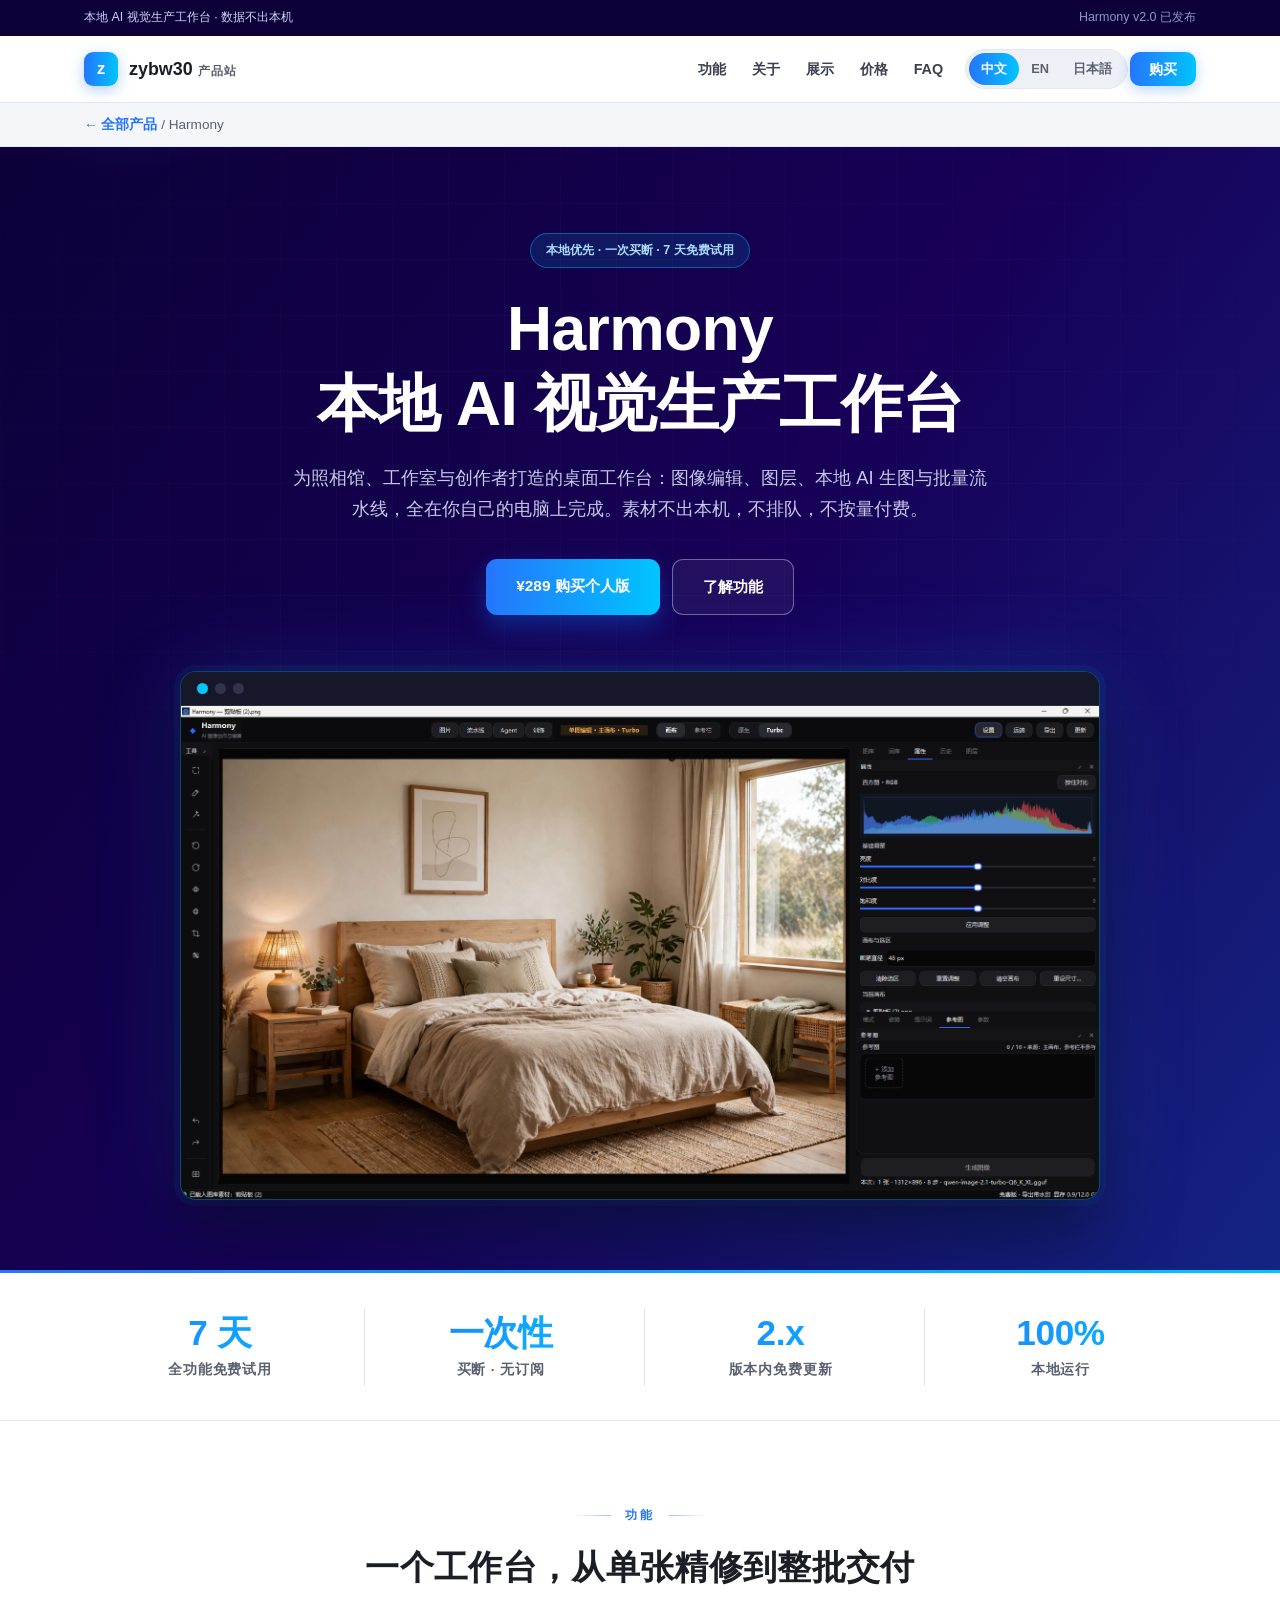
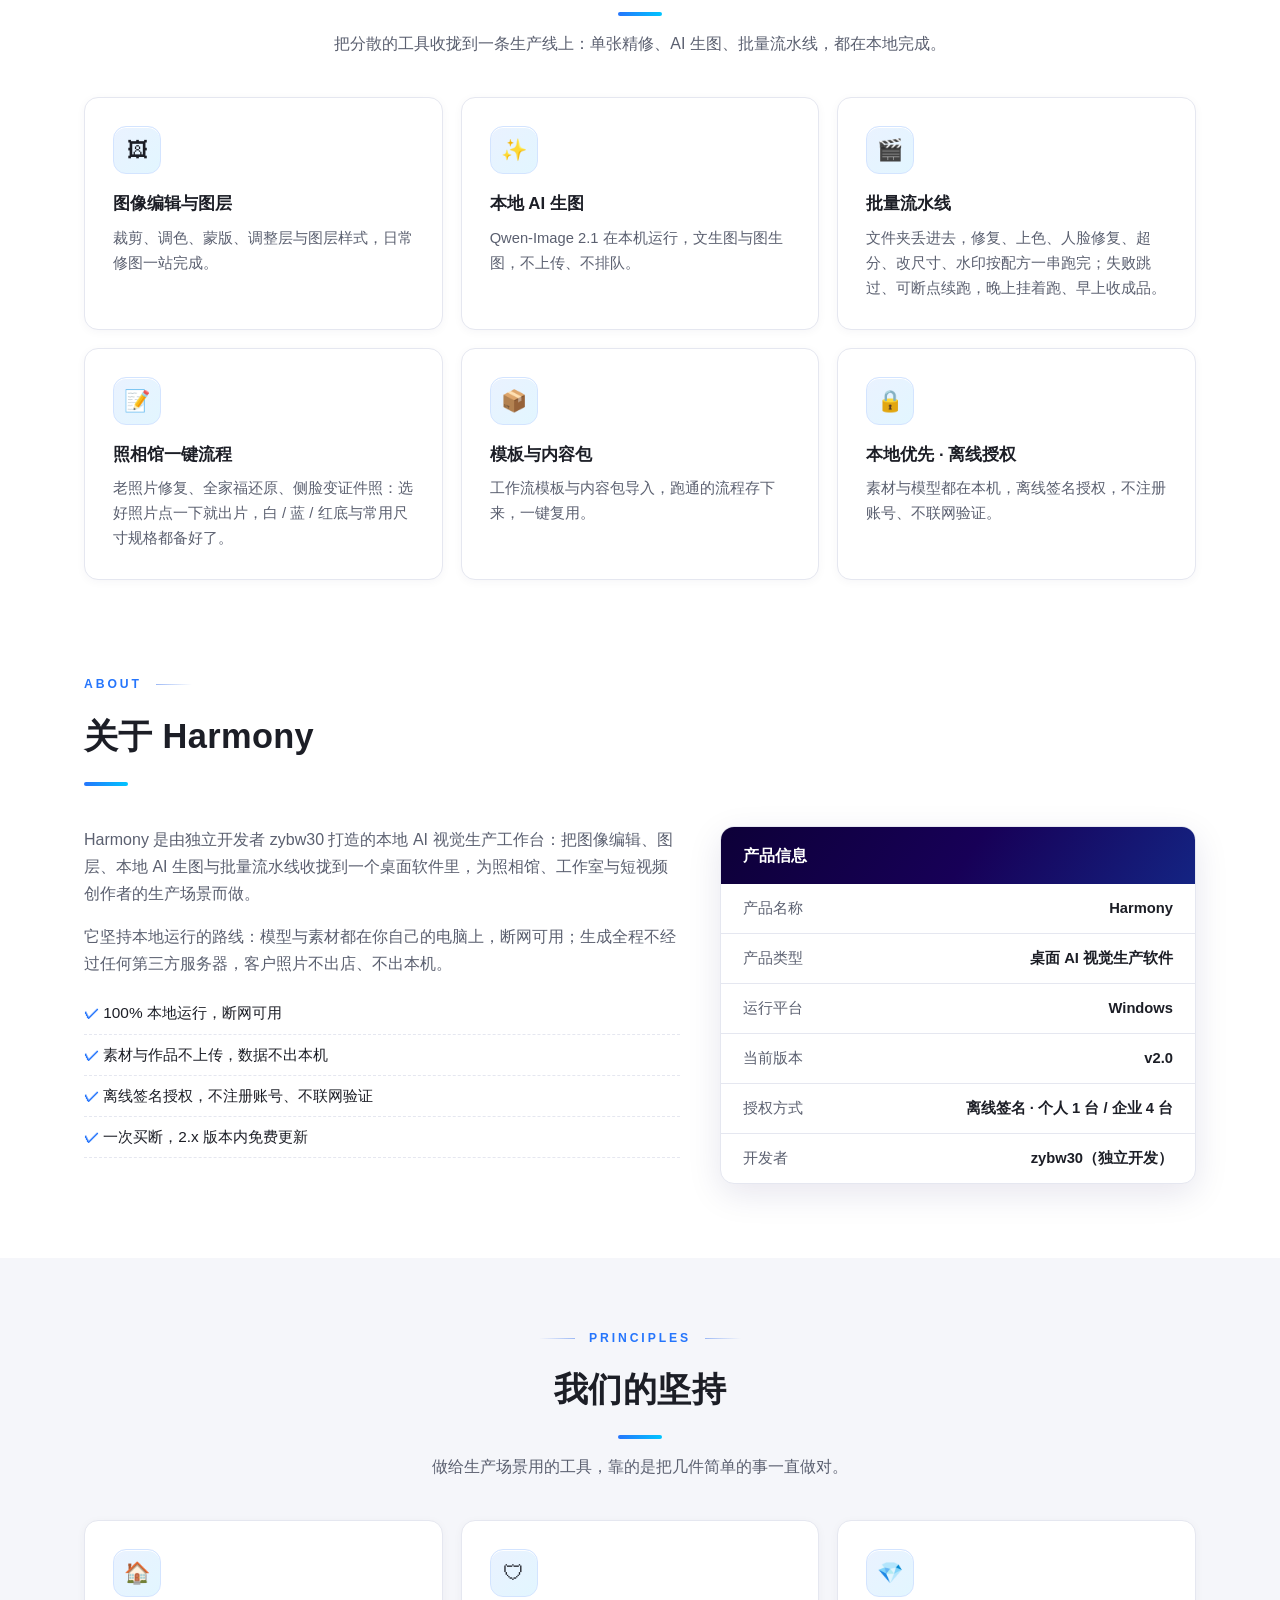
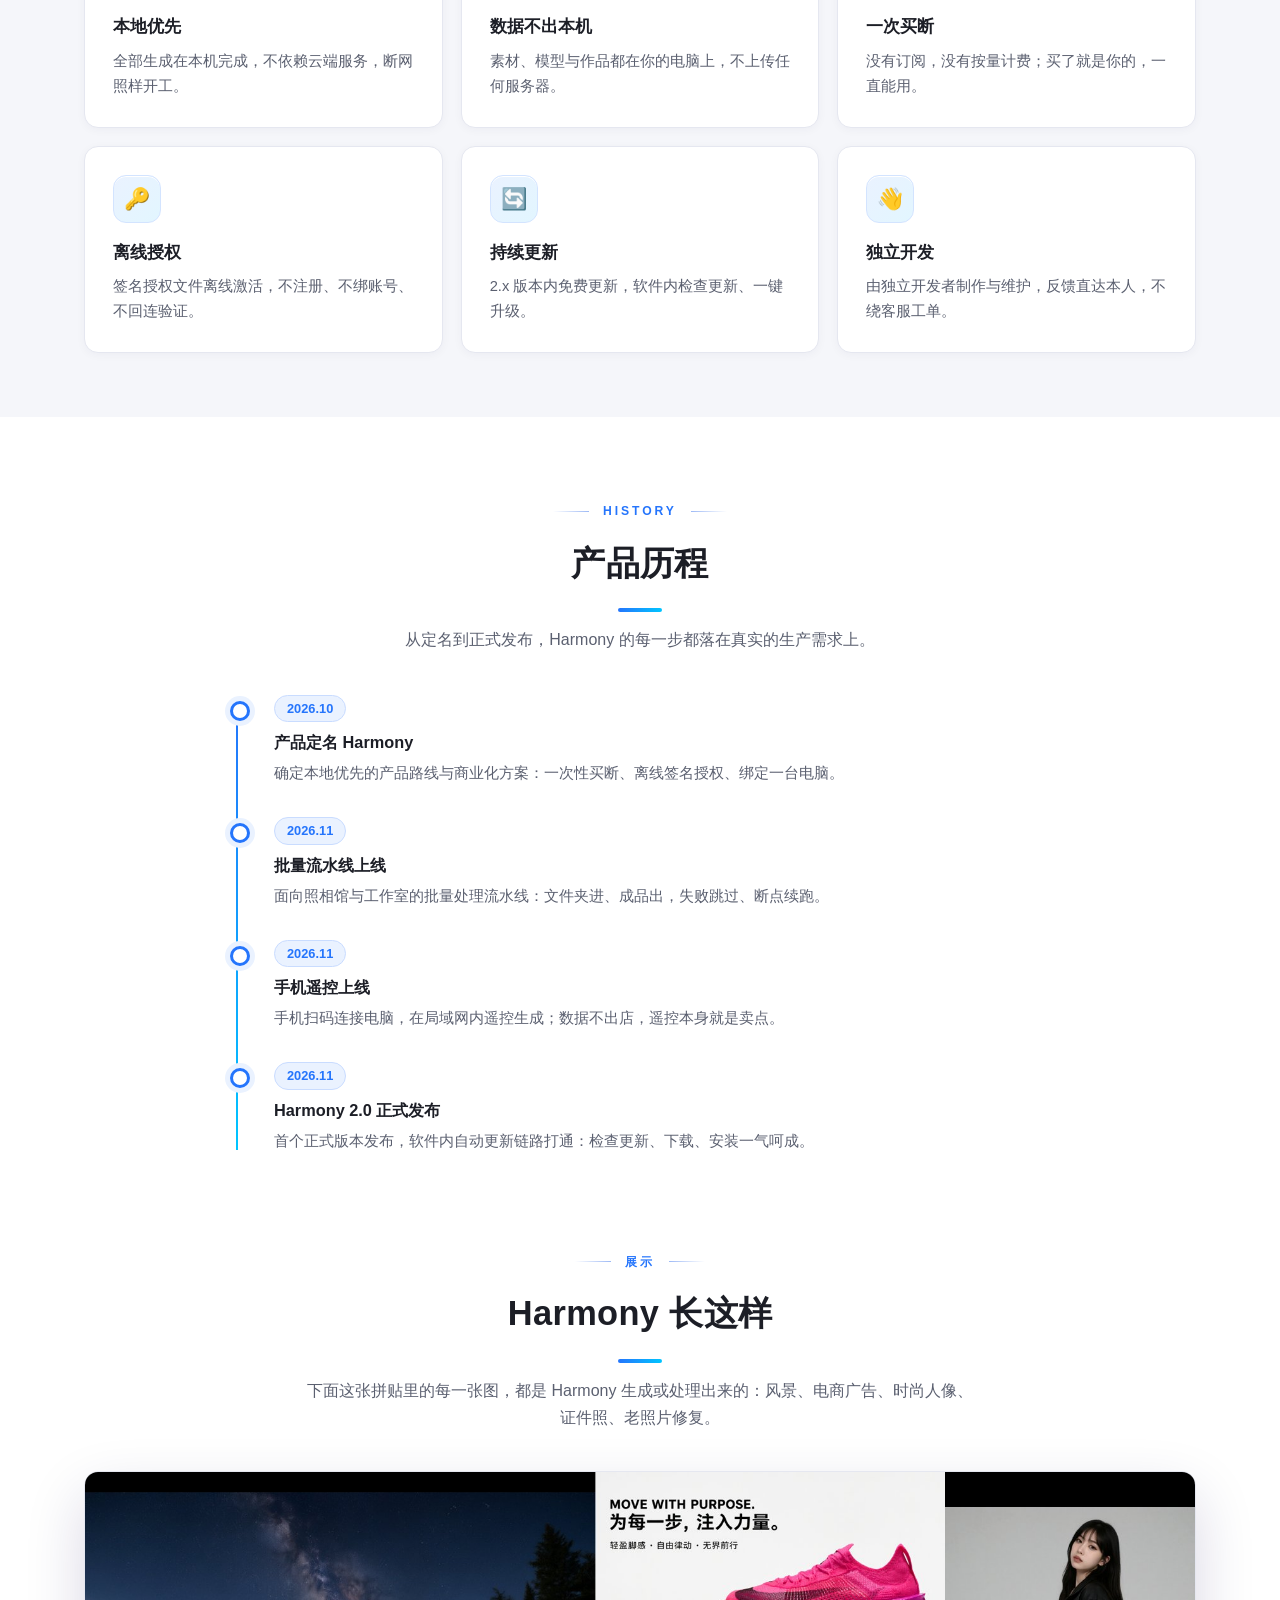
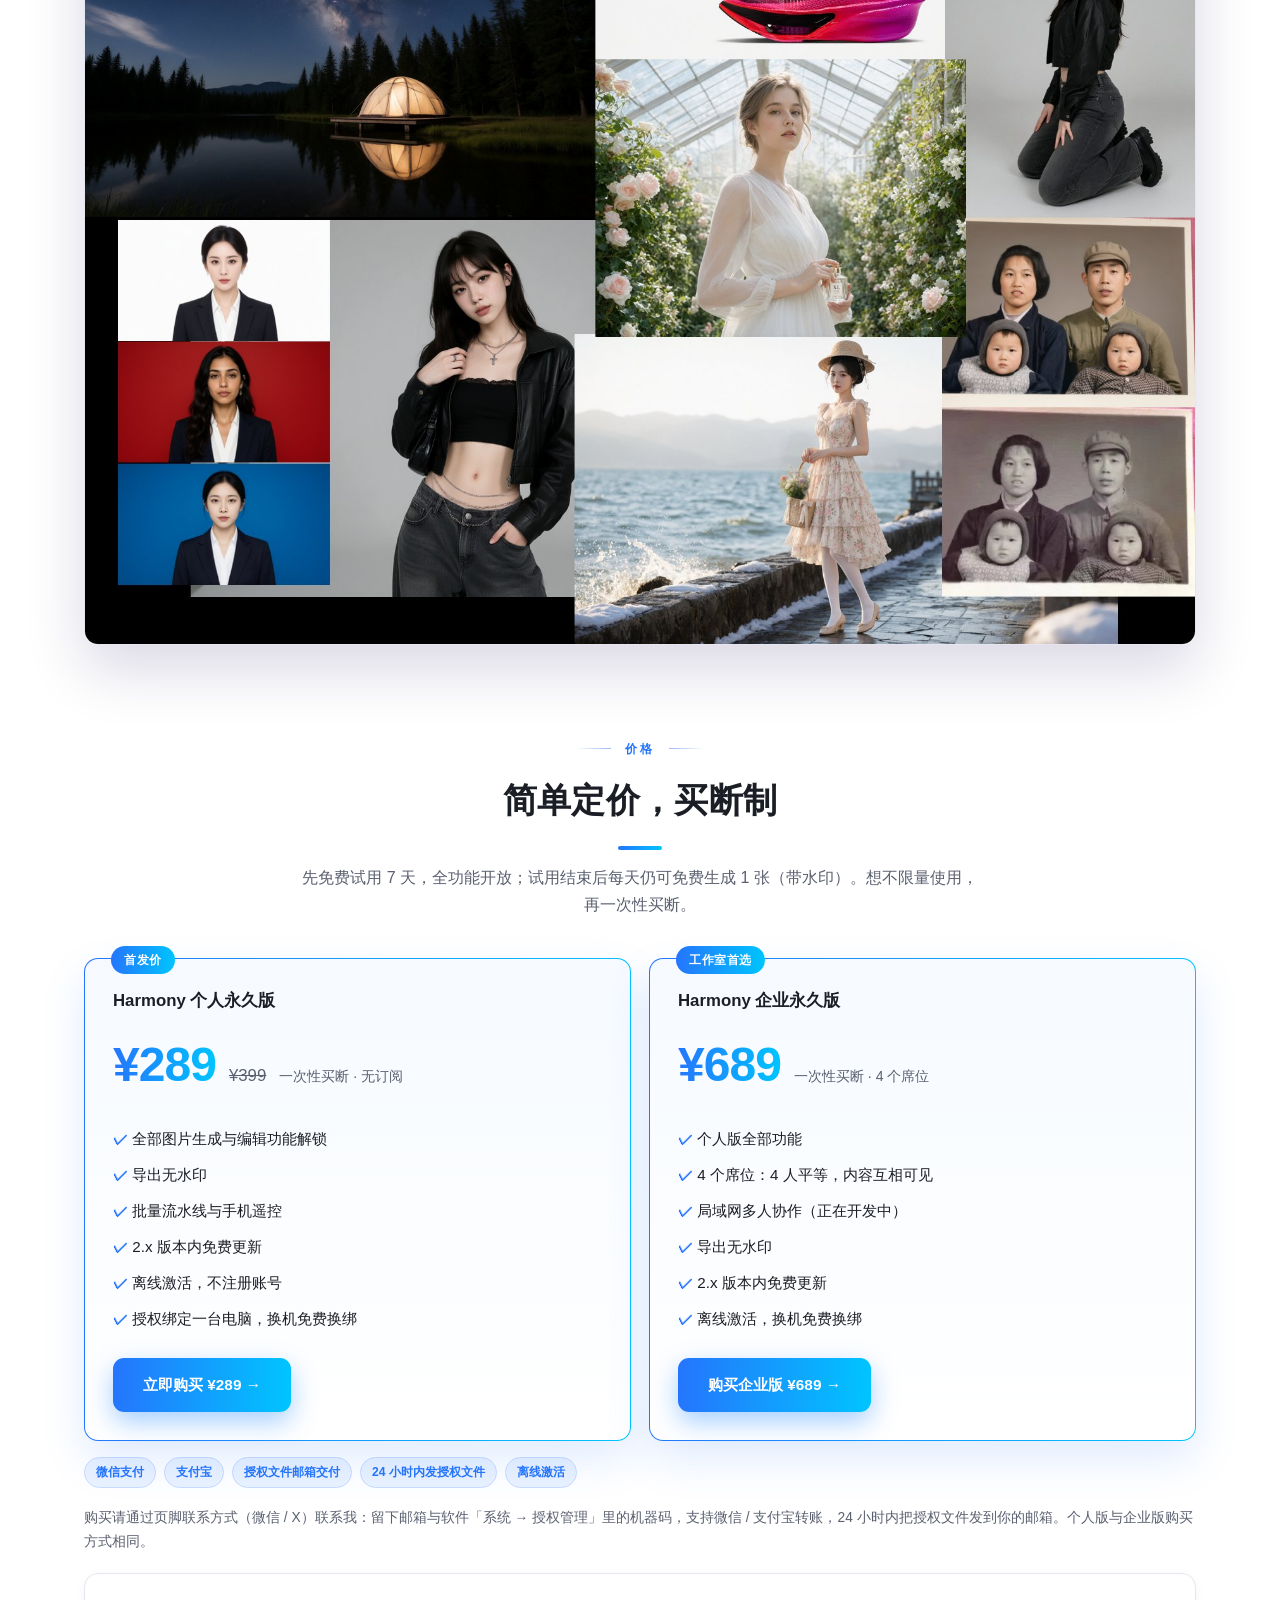
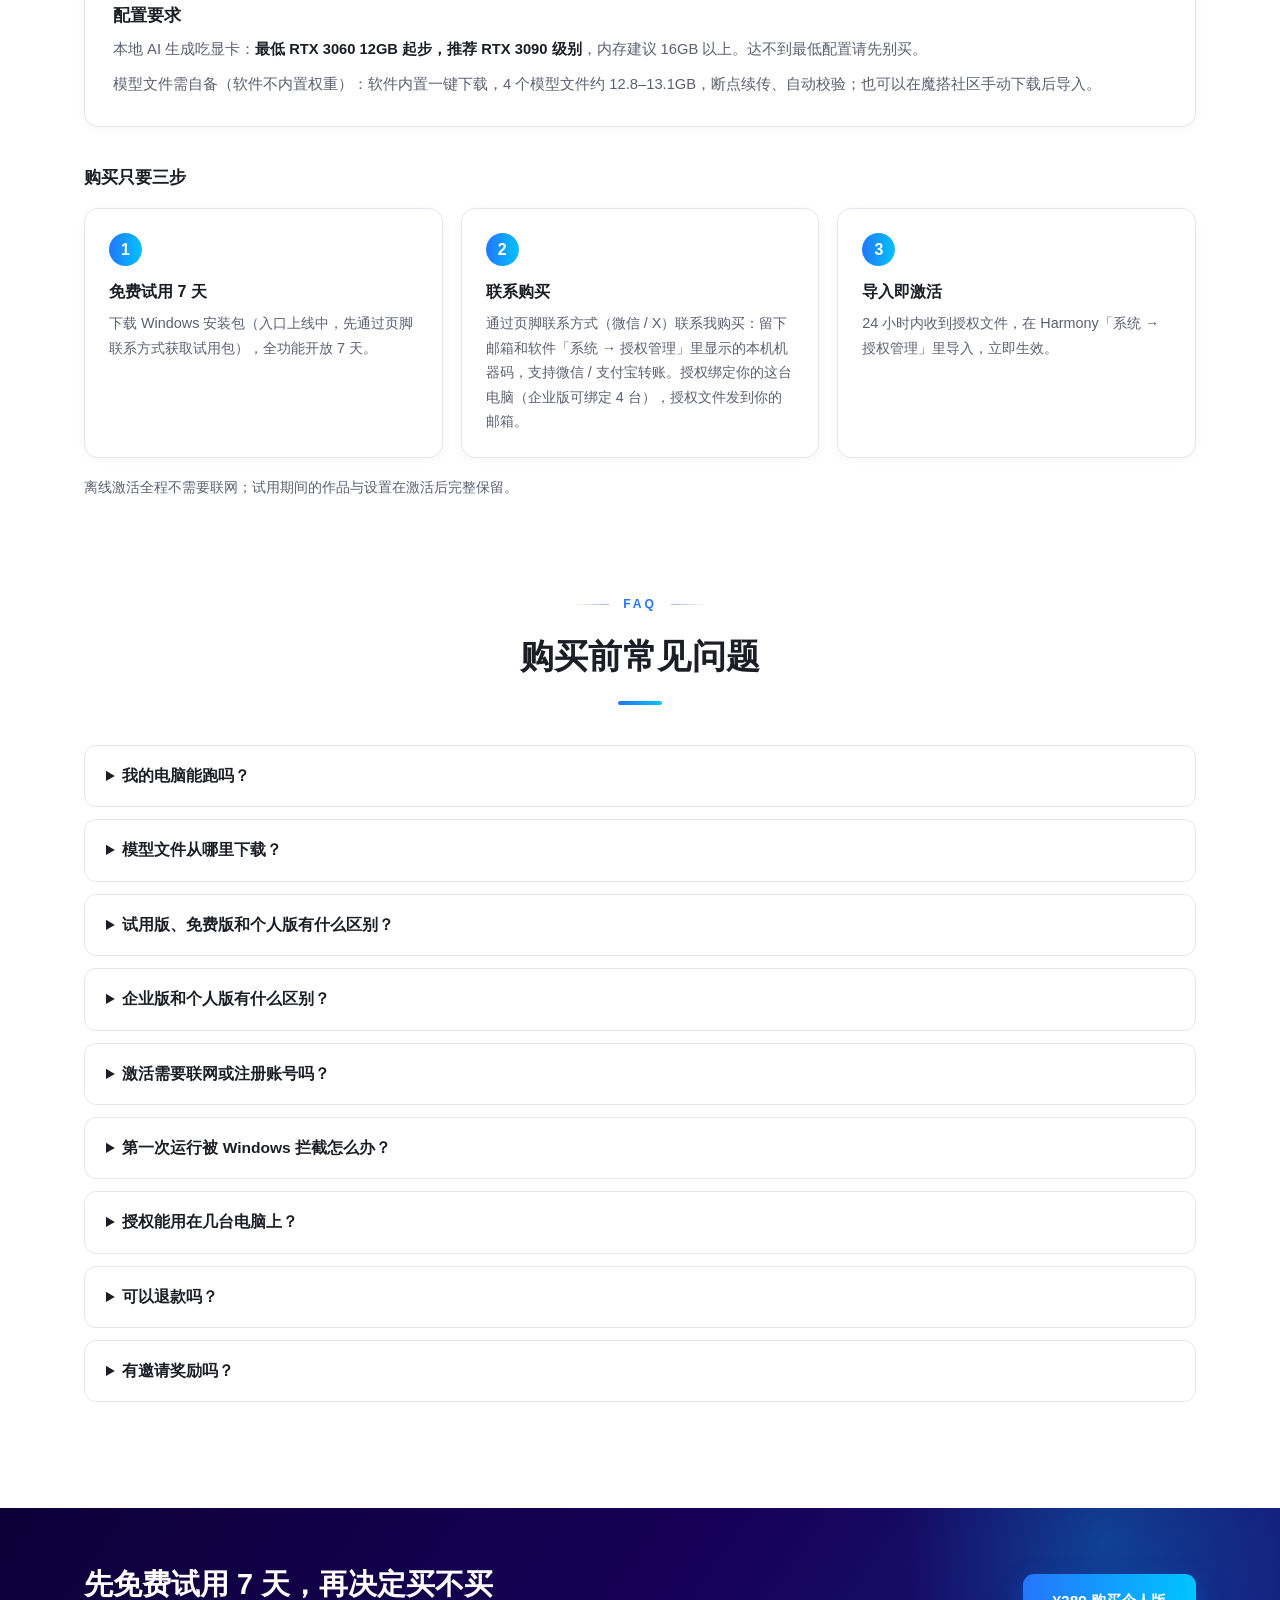
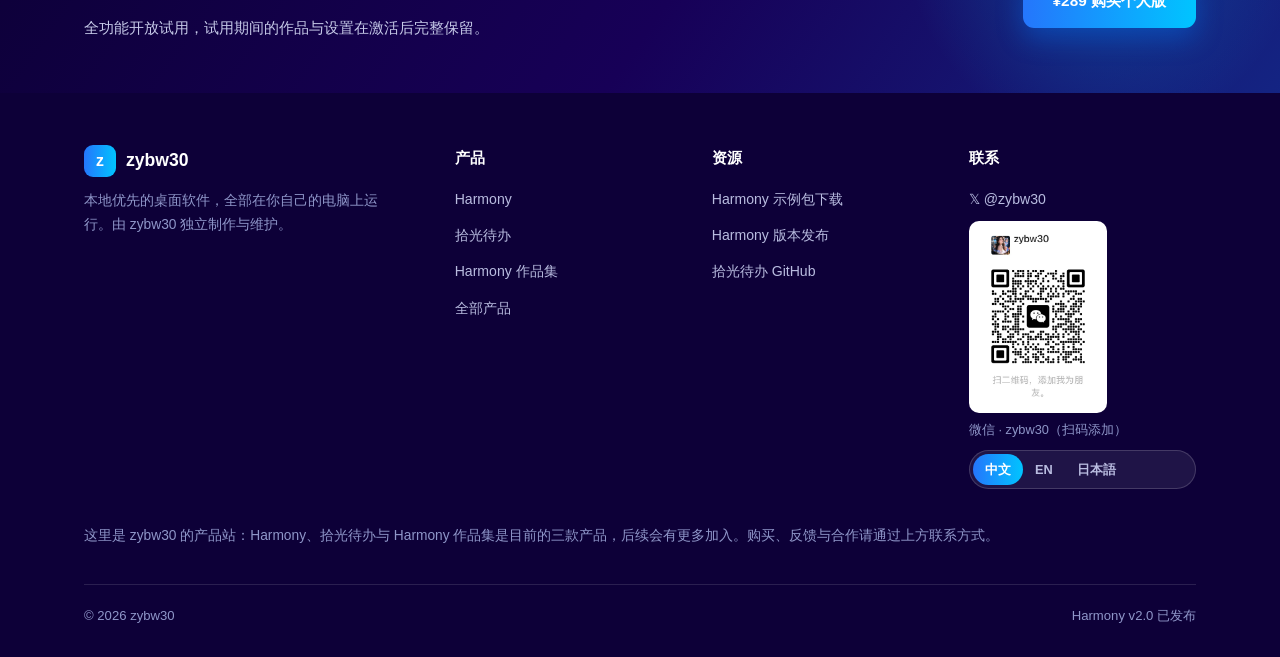
<file: harmony.html>
<!DOCTYPE html>
<html lang="zh-CN">
<head>
<meta charset="UTF-8">
<meta name="viewport" content="width=device-width, initial-scale=1.0, viewport-fit=cover">
<title>Harmony · 本地 AI 视觉生产工作台</title>
<meta name="description" content="Harmony：为照相馆、工作室与创作者打造的桌面工作台——图像编辑、图层、本地 AI 生图与批量流水线。7 天全功能免费试用，一次性买断。">
<link rel="alternate" hreflang="zh-CN" href="harmony.html">
<link rel="alternate" hreflang="en" href="harmony-en.html">
<link rel="alternate" hreflang="ja" href="harmony-ja.html">
<style>
  :root{
    --bg:#ffffff; --bg2:#f5f6fa; --card:#ffffff; --ink:#1c1e26; --muted:#5b6070;
    --line:#e5e7f0; --navy:#170057; --navy2:#0d0038; --blue:#2575fc; --cyan:#00c5ff;
    --grad:linear-gradient(92deg,#2575fc 0%,#00c5ff 100%);
    --grad-dark:linear-gradient(125deg,#0d0038 0%,#170057 52%,#123a9e 130%);
    --radius:14px; --shadow:0 10px 34px rgba(23,0,87,.10); --shadow-lg:0 24px 60px rgba(23,0,87,.16);
    --ease:cubic-bezier(.22,.8,.3,1);
    --serif:Georgia,"Times New Roman","Hiragino Mincho ProN","Yu Mincho","Noto Serif SC","Songti SC","STSong","SimSun",serif;
  }
  *{margin:0;padding:0;box-sizing:border-box}
  ::selection{background:#bcd9ff;color:var(--navy2)}
  html{scroll-behavior:smooth}
  body{font-family:-apple-system,BlinkMacSystemFont,"SF Pro Text","PingFang SC","Hiragino Sans GB","Microsoft YaHei",sans-serif;
    background:var(--bg); color:var(--ink); line-height:1.7; -webkit-font-smoothing:antialiased}
  .wrap{max-width:1160px;margin:0 auto;padding:0 24px}
  /* ---------- 顶部信息条 ---------- */
  .topbar{background:var(--navy2);color:#cfd2ff;font-size:.78rem}
  .topbar .wrap{display:flex;justify-content:space-between;align-items:center;height:36px;gap:14px}
  .topbar .tb-r{color:#8f96c9;white-space:nowrap}
  /* ---------- 导航 ---------- */
  nav{position:sticky;top:0;z-index:50;background:rgba(255,255,255,.92);
    backdrop-filter:blur(14px);-webkit-backdrop-filter:blur(14px);border-bottom:1px solid var(--line)}
  nav .wrap{display:flex;align-items:center;justify-content:space-between;height:66px;gap:16px}
  .brand{display:flex;align-items:center;gap:11px;font-weight:800;font-size:1.12rem;white-space:nowrap;color:var(--ink);text-decoration:none}
  .brand .mark{width:34px;height:34px;border-radius:9px;background:var(--grad);color:#fff;
    display:flex;align-items:center;justify-content:center;font-size:1.02rem;box-shadow:0 4px 14px rgba(37,117,252,.35)}
  .brand small{color:var(--muted);font-weight:600;font-size:.76rem;letter-spacing:.08em}
  nav ul{display:flex;gap:2px;list-style:none;align-items:center;flex-wrap:wrap}
  nav a.navlink{text-decoration:none;color:#3c4152;font-size:.9rem;font-weight:600;padding:8px 12px;border-radius:9px;white-space:nowrap}
  nav a.navlink:hover{color:var(--blue);background:#eef3ff}
  .langsel{display:flex;background:#eef0f7;border:1px solid var(--line);border-radius:999px;padding:3px;margin-left:8px}
  .langsel a{text-decoration:none;color:var(--muted);font-size:.8rem;font-weight:700;padding:5px 12px;border-radius:999px;white-space:nowrap}
  .langsel a.on{background:var(--grad);color:#fff}
  .nav-cta{text-decoration:none;background:var(--grad);color:#fff;font-weight:700;font-size:.88rem;
    padding:9px 19px;border-radius:10px;white-space:nowrap;box-shadow:0 4px 14px rgba(37,117,252,.30);transition:transform .18s var(--ease),box-shadow .18s var(--ease)}
  .nav-cta:hover{transform:translateY(-1px);box-shadow:0 8px 20px rgba(37,117,252,.4)}
  .paychips{display:flex;gap:8px;flex-wrap:wrap;margin-top:16px}
  .paychip{font-size:.76rem;color:var(--blue);background:#eaf2ff;border:1px solid #c9dcff;border-radius:999px;padding:4px 11px;font-weight:600}
  /* ---------- Hero ---------- */
  .hero{background:var(--grad-dark);color:#fff;padding:86px 0 70px;position:relative;overflow:hidden}
  .hero-grid{position:absolute;inset:0;pointer-events:none;opacity:.5;
    background-image:linear-gradient(rgba(255,255,255,.045) 1px,transparent 1px),linear-gradient(90deg,rgba(255,255,255,.045) 1px,transparent 1px);
    background-size:56px 56px;
    -webkit-mask-image:radial-gradient(ellipse 90% 70% at 50% 30%,#000 30%,transparent 75%);
    mask-image:radial-gradient(ellipse 90% 70% at 50% 30%,#000 30%,transparent 75%)}
  .hero::before{content:"";position:absolute;inset:auto -10% -55% auto;width:720px;height:720px;border-radius:50%;
    background:radial-gradient(closest-side,rgba(0,197,255,.28),transparent 70%);pointer-events:none}
  .hero::after{content:"";position:absolute;inset:-40% auto auto -12%;width:560px;height:560px;border-radius:50%;
    background:radial-gradient(closest-side,rgba(37,117,252,.35),transparent 70%);pointer-events:none}
  .hero .wrap{position:relative;z-index:1;text-align:center}
  .badge{display:inline-block;font-size:.78rem;color:#a8dcff;background:rgba(0,197,255,.12);
    border:1px solid rgba(0,197,255,.4);padding:6px 15px;border-radius:999px;margin-bottom:24px;font-weight:600}
  .hero h1{font-size:clamp(2.35rem,6.4vw,3.9rem);line-height:1.2;font-weight:800;letter-spacing:-.01em;margin-bottom:20px}
  .hero h1 .hl{background:var(--grad);-webkit-background-clip:text;background-clip:text;color:transparent}
  .hero p.lead{color:#c6c9e8;font-size:clamp(1rem,2.6vw,1.15rem);max-width:700px;margin:0 auto 34px}
  .cta{display:flex;gap:12px;justify-content:center;flex-wrap:wrap}
  .btn{display:inline-block;text-decoration:none;font-weight:700;font-size:.96rem;
    padding:14px 30px;border-radius:11px;transition:transform .15s ease,box-shadow .15s ease}
  .btn.primary{background:var(--grad);color:#fff;box-shadow:0 10px 26px rgba(0,120,255,.35)}
  .btn.primary:hover{transform:translateY(-2px);box-shadow:0 16px 34px rgba(0,120,255,.45)}
  .btn.ghost{background:rgba(255,255,255,.06);color:#fff;border:1px solid rgba(255,255,255,.35)}
  .btn.ghost:hover{border-color:var(--cyan)}
  /* ---------- 关键数据带 ---------- */
  .databand{background:#fff;border-bottom:1px solid var(--line);position:relative}
  .databand::before{content:"";position:absolute;top:0;left:0;right:0;height:3px;background:var(--grad)}
  .databand .wrap{display:grid;grid-template-columns:repeat(2,1fr);gap:10px 8px;padding:38px 24px 34px}
  @media(min-width:760px){.databand .wrap{grid-template-columns:repeat(4,1fr)}
    .stat{border-left:1px solid var(--line)} .stat:first-child{border-left:none}}
  .stat{text-align:center;padding:4px 6px}
  .stat b{font-size:2.2rem;display:block;font-weight:800;line-height:1.2;letter-spacing:-.01em;
    background:var(--grad);-webkit-background-clip:text;background-clip:text;color:transparent;font-variant-numeric:tabular-nums}
  .stat small{color:var(--muted);font-size:.85rem;font-weight:600;letter-spacing:.06em}
  /* ---------- 产品截图框 ---------- */
  .frame{margin:56px auto 0;max-width:920px;background:#10101c;border:1px solid rgba(0,197,255,.32);
    border-radius:16px;overflow:hidden;box-shadow:0 30px 70px rgba(0,0,0,.5),0 0 0 6px rgba(0,197,255,.06),0 0 90px rgba(37,117,252,.25);text-align:left}
  .frame-bar{display:flex;align-items:center;gap:7px;padding:11px 16px;border-bottom:1px solid rgba(255,255,255,.1);background:#17172a}
  .frame-bar i{width:11px;height:11px;border-radius:50%;background:#33334d;display:block}
  .frame-bar i:first-child{background:var(--cyan)}
  .frame-img{display:block;width:100%}
  .frame-body{aspect-ratio:16/9;display:flex;align-items:center;justify-content:center;text-align:center;padding:28px;color:#e8e9f5;
    background:radial-gradient(closest-side,rgba(37,117,252,.16),transparent 78%)}
  .frame-body .shot-label{font-weight:700;font-size:1.02rem}
  .frame-body .shot-label span{display:block;font-weight:400;font-size:.84rem;color:#9aa0c3;margin-top:8px}
  /* ---------- 通用版块 ---------- */
  section.block{padding:84px 0 10px}
  section.band{background:var(--bg2);margin-top:64px;padding:70px 0 64px}
  .sechead{text-align:center;margin-bottom:40px}
  .kicker{font-size:.76rem;font-weight:800;color:var(--blue);letter-spacing:.24em;margin-bottom:12px;text-transform:uppercase;
    display:flex;align-items:center;gap:14px;justify-content:center}
  .kicker::before,.kicker::after{content:"";height:1px;width:36px;background:linear-gradient(90deg,transparent,#9db9f5)}
  .kicker::after{background:linear-gradient(90deg,#9db9f5,transparent)}
  .sechead.left .kicker{justify-content:flex-start}
  .sechead.left .kicker::before{display:none}
  h2.sec{font-size:clamp(1.55rem,4.4vw,2.15rem);font-weight:800;letter-spacing:.01em}
  .secbar{width:44px;height:4px;border-radius:2px;background:var(--grad);margin:16px auto 0}
  p.secdesc{color:var(--muted);max-width:680px;margin:14px auto 0;text-align:center}
  .sechead.left{text-align:left}
  .sechead.left p.secdesc{margin-left:0;text-align:left}
  .sechead.left .secbar{margin-left:0}
  .grid{display:grid;gap:18px}
  @media(min-width:640px){.grid.cols2{grid-template-columns:1fr 1fr}.grid.cols3{grid-template-columns:1fr 1fr 1fr}}
  .card{background:var(--card);border:1px solid var(--line);border-radius:var(--radius);padding:28px;position:relative;overflow:hidden;
    box-shadow:0 2px 10px rgba(23,0,87,.04);transition:transform .25s var(--ease),box-shadow .25s var(--ease),border-color .25s var(--ease)}
  .card::before{content:"";position:absolute;top:0;left:0;right:0;height:3px;background:var(--grad);
    transform:scaleX(0);transform-origin:left;transition:transform .3s var(--ease)}
  .card:hover{transform:translateY(-4px);box-shadow:var(--shadow-lg);border-color:#c9dcff}
  .card:hover::before{transform:scaleX(1)}
  .card .icon{width:48px;height:48px;border-radius:13px;background:linear-gradient(135deg,#eaf2ff,#e2f6ff);border:1px solid #d3e4ff;
    display:flex;align-items:center;justify-content:center;font-size:1.32rem;margin-bottom:16px;box-shadow:inset 0 1px 0 #fff}
  .card h3{font-size:1.05rem;margin-bottom:7px}
  .card p{color:var(--muted);font-size:.92rem}
  /* ---------- 关于: 左文右信息表 ---------- */
  .about-grid{display:grid;gap:26px}
  @media(min-width:860px){.about-grid{grid-template-columns:1.25fr 1fr;gap:40px}}
  .about-txt p{color:var(--muted);margin-bottom:16px}
  .afeats{list-style:none;margin-top:6px}
  .afeats li{padding:7px 0;font-size:.96rem;border-bottom:1px dashed var(--line)}
  .afeats li::before{content:"✓ ";color:var(--blue);font-weight:800}
  .infocard{background:var(--card);border:1px solid var(--line);border-radius:var(--radius);box-shadow:var(--shadow);overflow:hidden;align-self:start}
  .infocard .ihead{background:var(--grad-dark);color:#fff;font-weight:800;padding:15px 22px;font-size:1rem}
  .irow{display:flex;justify-content:space-between;gap:18px;padding:12px 22px;border-bottom:1px solid var(--line);font-size:.92rem}
  .irow:last-child{border-bottom:none}
  .irow span{color:var(--muted);white-space:nowrap}
  .irow b{font-weight:700;text-align:right}
  /* ---------- 产品历程 ---------- */
  .timeline{max-width:820px;margin:0 auto;position:relative;padding-left:26px}
  .timeline::before{content:"";position:absolute;left:6px;top:8px;bottom:8px;width:2px;background:linear-gradient(180deg,var(--blue),var(--cyan))}
  .tl-item{position:relative;padding:0 0 30px 18px}
  .tl-item:last-child{padding-bottom:4px}
  .tl-item::before{content:"";position:absolute;left:-26px;top:7px;width:14px;height:14px;border-radius:50%;
    background:#fff;border:3px solid var(--blue);box-shadow:0 0 0 5px #eaf2ff}
  .tl-date{display:inline-block;font-weight:800;color:var(--blue);background:#eaf2ff;border:1px solid #c9dcff;
    border-radius:999px;padding:2px 12px;font-size:.8rem;margin-bottom:7px}
  .tl-item h3{font-size:1.02rem;margin-bottom:4px}
  .tl-item p{color:var(--muted);font-size:.92rem}
  /* ---------- 展示 ---------- */
  .show-grid{display:grid;gap:18px}
  @media(min-width:640px){.show-grid{grid-template-columns:1fr 1fr}}
  .shot{background:#f0f1f7;border:1px dashed #c3c7da;border-radius:var(--radius);
    display:flex;align-items:center;justify-content:center;text-align:center;padding:26px 18px;aspect-ratio:4/3}
  .shot .shot-label{font-weight:700;font-size:.98rem}
  .shot .shot-label span{display:block;font-weight:400;font-size:.8rem;color:var(--muted);margin-top:7px}
  .showcase-img{margin:0;border-radius:var(--radius);overflow:hidden;border:1px solid var(--line);box-shadow:var(--shadow-lg)}
  .showcase-img img{display:block;width:100%}
  /* ---------- 价格 ---------- */
  .price-card{overflow:visible}
  .price-card::before{border-radius:14px 14px 0 0}
  .price-card{position:relative;border:1px solid transparent;
    background:linear-gradient(180deg,#f6faff,#ffffff) padding-box,var(--grad) border-box;
    box-shadow:0 18px 44px rgba(37,117,252,.14)}
  .price-badge{position:absolute;top:-13px;left:26px;background:var(--grad);color:#fff;
    font-size:.74rem;font-weight:800;padding:4px 13px;border-radius:999px;letter-spacing:.05em}
  .price-row{display:flex;align-items:baseline;gap:13px;flex-wrap:wrap;margin:8px 0 12px}
  .price-now{font-size:3rem;font-weight:800;letter-spacing:-.02em;background:var(--grad);
    -webkit-background-clip:text;background-clip:text;color:transparent}
  .price-was{color:var(--muted);text-decoration:line-through;font-size:1.05rem}
  .price-note{color:var(--muted);font-size:.88rem}
  .price-feats{list-style:none;margin:16px 0 22px}
  .price-feats li{padding:5px 0;font-size:.95rem}
  .price-feats li::before{content:"✓ ";color:var(--blue);font-weight:800}
  .steps{display:grid;gap:18px}
  @media(min-width:640px){.steps{grid-template-columns:1fr 1fr 1fr}}
  .step{background:var(--card);border:1px solid var(--line);border-radius:var(--radius);padding:24px;box-shadow:0 2px 10px rgba(23,0,87,.04)}
  .step .num{width:33px;height:33px;border-radius:50%;background:var(--grad);color:#fff;
    display:flex;align-items:center;justify-content:center;font-weight:800;margin-bottom:12px}
  .step h3{font-size:1rem;margin-bottom:6px}
  .step p{color:var(--muted);font-size:.9rem}
  .fineprint{color:var(--muted);font-size:.86rem;margin-top:18px}
  /* ---------- FAQ ---------- */
  details.faq{background:var(--card);border:1px solid var(--line);border-radius:12px;padding:17px 21px;margin-bottom:12px}
  details.faq summary{cursor:pointer;font-weight:700;font-size:.97rem;transition:color .15s ease}
  details.faq summary:hover{color:var(--blue)}
  details.faq[open ]{border-color:#bcd4ff;box-shadow:0 6px 22px rgba(23,0,87,.06)}
  details.faq[open ] summary{color:var(--blue)}
  details.faq p{color:var(--muted);font-size:.92rem;margin-top:10px}
  /* ---------- CTA 带 ---------- */
  .ctaband{margin-top:84px;background:var(--grad-dark);color:#fff;position:relative;overflow:hidden}
  .ctaband::before{content:"";position:absolute;inset:auto -8% -70% auto;width:560px;height:560px;border-radius:50%;
    background:radial-gradient(closest-side,rgba(0,197,255,.25),transparent 70%);pointer-events:none}
  .ctaband .wrap{position:relative;z-index:1}
  .ctaband .wrap{padding:52px 24px;display:flex;flex-wrap:wrap;gap:20px;align-items:center;justify-content:space-between}
  .ctaband h2{font-size:clamp(1.35rem,3.6vw,1.8rem);font-weight:800}
  .ctaband p{color:#c6c9e8;font-size:.95rem;margin-top:6px}
  /* ---------- 页脚 ---------- */
  footer{background:var(--navy2);color:#b9bce0}
  footer .wrap{padding:52px 24px 30px}
  .fgrid{display:grid;gap:30px}
  @media(min-width:760px){.fgrid{grid-template-columns:1.5fr 1fr 1fr 1fr}}
  footer .fbrand{display:flex;align-items:center;gap:10px;font-weight:800;font-size:1.1rem;color:#fff;margin-bottom:12px}
  footer .fbrand .mark{width:32px;height:32px;border-radius:9px;background:var(--grad);color:#fff;
    display:flex;align-items:center;justify-content:center;font-size:.98rem}
  footer h4{color:#fff;font-size:.95rem;margin-bottom:14px}
  footer ul{list-style:none}
  footer li{margin-bottom:9px}
  footer a{color:#b9bce0;text-decoration:none;font-size:.88rem}
  footer a:hover{color:var(--cyan)}
  footer .fabout{font-size:.86rem;color:#8f96c9;max-width:300px}
  footer .langsel{background:rgba(255,255,255,.08);border-color:rgba(255,255,255,.16);margin:0}
  .wxqr{width:138px;border-radius:10px;display:block;margin-top:8px;background:#fff}
  .wxcap{font-size:.8rem;color:#8f96c9;margin-top:6px}
  footer .langsel a{color:#b9bce0}
  .fbar{border-top:1px solid rgba(255,255,255,.12);margin-top:36px;padding-top:20px;
    display:flex;flex-wrap:wrap;gap:10px 26px;justify-content:space-between;font-size:.82rem;color:#8f96c9}
  /* ---------- 动效 ---------- */
  .reveal{opacity:0;transform:translateY(18px);transition:opacity .6s ease,transform .6s ease}
  .reveal.in{opacity:1;transform:none}
  @media(prefers-reduced-motion:reduce){.reveal{opacity:1;transform:none;transition:none}}
  @media(max-width:560px){nav ul .navlink.hideS{display:none}.topbar .tb-r{display:none}}
  /* ---------- 面包屑 ---------- */
  .crumb{background:#f5f6fa;border-bottom:1px solid var(--line);font-size:.85rem;color:var(--muted)}
  .crumb .wrap{padding:10px 24px}
  .crumb a{color:var(--blue);text-decoration:none;font-weight:600}
  .crumb a:hover{text-decoration:underline}
  /* ---------- 产品卡 ---------- */
  .pcard{padding:0;display:flex;flex-direction:column}
  .pcard .pvisual{height:200px;overflow:hidden;background:var(--grad-dark);display:flex;align-items:center;justify-content:center;position:relative}
  .pcard .pvisual img.cover{width:100%;height:100%;object-fit:cover;object-position:top;display:block}
  .pcard .pvisual img.appicon{width:100px;height:100px;border-radius:25px;box-shadow:0 14px 34px rgba(0,0,0,.45)}
  .pcard .pvisual .plus{font-size:3rem;font-weight:300;color:#9aa0c3}
  .pcard .pvisual .works-mark{font-size:3.4rem;filter:drop-shadow(0 10px 22px rgba(0,0,0,.45))}
  .pcard .pbody{padding:26px 26px 28px;display:flex;flex-direction:column;flex:1}
  .pcard h3{font-size:1.22rem;margin-bottom:2px}
  .pcard .ptag{color:var(--blue);font-weight:700;font-size:.86rem;margin-bottom:10px}
  .pcard p.pdesc{color:var(--muted);font-size:.92rem;flex:1}
  .pcard .ptags{display:flex;gap:8px;flex-wrap:wrap;margin:16px 0 20px}
  .pcard .btn{align-self:flex-start;padding:12px 24px;font-size:.9rem}
  .pcard.more{background:#fafbfe;border-style:dashed}
  .pcard.more .pvisual{background:#eef0f7}
  .pcard.more:hover{transform:none;box-shadow:0 2px 10px rgba(23,0,87,.04)}
  /* ---------- Hero 图标框 ---------- */
  .frame-body img.hero-icon{width:116px;height:116px;border-radius:28px;box-shadow:0 16px 40px rgba(0,0,0,.5);margin-bottom:16px}

  /* ================================================================
     主页画廊版（2026-11-22 借鉴 Oil Art Landing，仅 body.gallery 生效；
     Harmony / 待办详情页不带 gallery 类，渲染不受影响）
     ================================================================ */
  .gallery{background:#FAF6EF}
  /* 顶栏 + 导航 */
  .gallery .topbar{background:#1E3A2F;color:#D8E2D9}
  .gallery .topbar .tb-r{color:#9DB3A4}
  .gallery nav{background:rgba(250,246,239,.92)}
  .gallery .brand .mark{background:#1E3A2F;box-shadow:0 4px 14px rgba(30,58,47,.3)}
  .gallery nav a.navlink:hover{color:#1E3A2F;background:#E9EFEA}
  .gallery .langsel a.on{background:#1E3A2F}
  .gallery .nav-cta{background:#1E3A2F;box-shadow:0 4px 14px rgba(30,58,47,.3)}
  .gallery .nav-cta:hover{box-shadow:0 8px 20px rgba(30,58,47,.4)}
  /* Hero：浅色编辑式两栏 */
  .gallery .hero{background:#FAF6EF;color:#1C1A16;padding:76px 0 70px}
  .gallery .hero-grid,.gallery .hero::before,.gallery .hero::after{display:none}
  .gallery .hero .wrap.hero-in{position:relative;z-index:1;text-align:left;display:grid;grid-template-columns:1.05fr .95fr;gap:56px;align-items:center}
  .gallery .hero .badge{background:transparent;border:none;color:#1E3A2F;padding:0;margin-bottom:22px;font-size:.76rem;letter-spacing:.3em;font-weight:800}
  .gallery .hero h1{font-family:var(--serif);font-size:clamp(2.6rem,5.4vw,4.1rem);line-height:1.18;color:#1C1A16}
  .gallery .hero h1 .hl{background:none;-webkit-background-clip:border-box;background-clip:border-box;color:#1E3A2F;-webkit-text-fill-color:#1E3A2F;display:block}
  .gallery .hero p.lead{color:#6E675C;margin:24px 0 32px;max-width:520px}
  .gallery .hero .cta{justify-content:flex-start}
  .gallery .hero .btn{border-radius:999px}
  .gallery .hero .btn.primary{background:#1E3A2F;box-shadow:0 10px 26px rgba(30,58,47,.3)}
  .gallery .hero .btn.primary:hover{box-shadow:0 16px 34px rgba(30,58,47,.4)}
  .gallery .hero .btn.ghost{background:transparent;color:#1C1A16;border:1.5px solid #1C1A16}
  .gallery .hero .btn.ghost:hover{border-color:#1E3A2F;color:#1E3A2F}
  .gallery .hero-imgs{position:relative}
  .gallery .hero-main{width:100%;aspect-ratio:4/5;object-fit:cover;display:block;border-radius:6px}
  .gallery .hero-sub{position:absolute;left:-38px;bottom:34px;width:46%;aspect-ratio:4/3;object-fit:cover;border-radius:6px;border:6px solid #FAF6EF;box-shadow:0 18px 44px rgba(28,26,22,.22)}
  .gallery .hero-cap{font-size:.8rem;color:#8A8272;margin-top:14px;text-align:right}
  /* 数据带 */
  .gallery .databand{background:transparent;border-top:1px solid #E4DCCB}
  .gallery .databand::before{display:none}
  .gallery .stat b{font-family:var(--serif);background:none;-webkit-background-clip:border-box;background-clip:border-box;color:#1C1A16;-webkit-text-fill-color:#1C1A16}
  .gallery .stat small{color:#8A8272}
  /* 版块标题：左对齐 + 底线 */
  .gallery .sechead{text-align:left;border-bottom:2px solid #1C1A16;padding-bottom:18px}
  .gallery .sechead .kicker{justify-content:flex-start;color:#1E3A2F}
  .gallery .sechead .kicker::before{display:none}
  .gallery .sechead .kicker::after{background:linear-gradient(90deg,#9DB3A4,transparent)}
  .gallery h2.sec{font-family:var(--serif);font-size:clamp(1.6rem,4vw,2rem)}
  .gallery .secbar{display:none}
  .gallery p.secdesc{margin-left:0;text-align:left;color:#8A8272}
  /* 产品画廊墙 */
  @media(min-width:640px){
    .gallery .grid.cols3.wall{grid-template-columns:repeat(12,1fr)}
    .gallery .pcard.big{grid-column:span 7}
    .gallery .pcard.small{grid-column:span 5}
    .gallery .pcard.small.works{grid-column:6 / span 7}
  }
  .gallery .pcard{background:transparent;border:none;box-shadow:none}
  .gallery .pcard:hover{transform:none;box-shadow:none}
  .gallery .pcard::before{display:none}
  .gallery .pcard .pvisual{height:auto;border-radius:6px;overflow:hidden;background:#1E3A2F}
  .gallery .pcard.big .pvisual{aspect-ratio:16/9}
  .gallery .pcard.small .pvisual{aspect-ratio:16/10}
  .gallery .pcard .pbody{padding:18px 2px 0}
  .gallery .pcard h3{font-family:var(--serif);font-size:1.45rem}
  .gallery .pcard .ptag{color:#1E3A2F}
  .gallery .pcard .ptags{gap:0}
  .gallery .pcard .paychip{background:none;border:none;padding:0;color:#8A8272;font-size:.84rem;font-weight:600}
  .gallery .pcard .paychip + .paychip::before{content:"·";margin:0 8px;color:#C9C2B2}
  .gallery .pcard .btn{align-self:flex-start;background:none;color:#1C1A16;box-shadow:none;border:none;border-bottom:1.5px solid #1C1A16;border-radius:0;padding:0 0 2px;font-size:.92rem}
  .gallery .pcard .btn:hover{transform:none;color:#1E3A2F;border-color:#1E3A2F}
  /* 坚持：无卡片线条项 */
  .gallery section.band{background:transparent}
  .gallery .vals{display:grid;gap:28px}
  @media(min-width:640px){.gallery .vals{grid-template-columns:repeat(3,1fr)}}
  .gallery .val{border-top:2px solid #1C1A16;padding-top:16px}
  .gallery .val h3{font-family:var(--serif);font-size:1.1rem;margin-bottom:6px}
  .gallery .val p{color:#6E675C;font-size:.9rem}
  /* CTA 带 */
  .gallery .ctaband{background:#1E3A2F}
  .gallery .ctaband::before{display:none}
  .gallery .ctaband h2{font-family:var(--serif)}
  .gallery .ctaband p{color:#C9D6CB}
  .gallery .ctaband .btn.primary{background:#FAF6EF;color:#1E3A2F;box-shadow:none}
  .gallery .ctaband .btn.primary:hover{box-shadow:0 12px 26px rgba(0,0,0,.25)}
  .gallery .ctaband .btn.ghost{border-color:rgba(250,246,239,.6);color:#FAF6EF}
  /* 页脚 */
  .gallery footer{background:#1E3A2F}
  .gallery footer .fbrand .mark{background:#FAF6EF;color:#1E3A2F}
  .gallery footer a{color:#D8E2D9}
  .gallery footer a:hover{color:#fff}
  .gallery footer .fabout{color:#9DB3A4}
  .gallery footer .fnote{color:#9DB3A4}
  .gallery footer .wxcap{color:#9DB3A4}
  .gallery footer .fbar{border-top-color:rgba(255,255,255,.15);color:#9DB3A4}
  .gallery footer .langsel a.on{background:#FAF6EF;color:#1E3A2F}
  /* 响应式 */
  @media(max-width:820px){
    .gallery .hero .wrap.hero-in{grid-template-columns:1fr;gap:40px}
    .gallery .hero-sub{left:12px}
    .gallery .hero{padding:56px 0 60px}
  }

</style>
</head>
<body>

<div class="topbar">
  <div class="wrap">
    <span>本地 AI 视觉生产工作台 · 数据不出本机</span>
    <span class="tb-r">Harmony v2.0 已发布</span>
  </div>
</div>

<nav>
  <div class="wrap">
    <a class="brand" href="index.html"><span class="mark">z</span><span>zybw30 <small>产品站</small></span></a>
    <ul>
      <li><a class="navlink hideS" href="#features">功能</a></li>
      <li><a class="navlink hideS" href="#about">关于</a></li>
      <li><a class="navlink hideS" href="#showcase">展示</a></li>
      <li><a class="navlink hideS" href="#buy">价格</a></li>
      <li><a class="navlink hideS" href="#faq">FAQ</a></li>
      <li class="langsel"><a href="harmony.html" class="on">中文</a><a href="harmony-en.html" class="">EN</a><a href="harmony-ja.html" class="">日本語</a></li>
      <li><a class="nav-cta" href="#buy">购买</a></li>
    </ul>
  </div>
</nav>

<div class="crumb"><div class="wrap"><a href="index.html">← 全部产品</a> / Harmony</div></div>

<header class="hero">
  <div class="hero-grid"></div>
  <div class="wrap">
    <div class="badge reveal">本地优先 · 一次买断 · 7 天免费试用</div>
    <h1 class="reveal">Harmony<br>本地 AI 视觉生产工作台</h1>
    <p class="lead reveal">为照相馆、工作室与创作者打造的桌面工作台：图像编辑、图层、本地 AI 生图与批量流水线，全在你自己的电脑上完成。素材不出本机，不排队，不按量付费。</p>
    <div class="cta reveal">
      <a class="btn primary" href="#buy">¥289 购买个人版</a>
      <a class="btn ghost" href="#features">了解功能</a>
    </div>
    <div class="frame reveal">
      <div class="frame-bar"><i></i><i></i><i></i></div>
      <img class="frame-img" src="assets/ui.png" alt="Harmony 软件界面">
    </div>
  </div>
</header>

<div class="databand">
  <div class="wrap">
    <div class="stat reveal"><b>7 天</b><small>全功能免费试用</small></div>
    <div class="stat reveal"><b>一次性</b><small>买断 · 无订阅</small></div>
    <div class="stat reveal"><b>2.x</b><small>版本内免费更新</small></div>
    <div class="stat reveal"><b>100%</b><small>本地运行</small></div>
  </div>
</div>

<main class="wrap">

  <section class="block" id="features">
    <div class="sechead reveal">
      <div class="kicker">功能</div>
      <h2 class="sec">一个工作台，从单张精修到整批交付</h2>
      <div class="secbar"></div>
      <p class="secdesc">把分散的工具收拢到一条生产线上：单张精修、AI 生图、批量流水线，都在本地完成。</p>
    </div>
    <div class="grid cols3">
      <div class="card reveal"><div class="icon">🖼</div><h3>图像编辑与图层</h3><p>裁剪、调色、蒙版、调整层与图层样式，日常修图一站完成。</p></div>
      <div class="card reveal"><div class="icon">✨</div><h3>本地 AI 生图</h3><p>Qwen-Image 2.1 在本机运行，文生图与图生图，不上传、不排队。</p></div>
      <div class="card reveal"><div class="icon">🎬</div><h3>批量流水线</h3><p>文件夹丢进去，修复、上色、人脸修复、超分、改尺寸、水印按配方一串跑完；失败跳过、可断点续跑，晚上挂着跑、早上收成品。</p></div>
      <div class="card reveal"><div class="icon">📝</div><h3>照相馆一键流程</h3><p>老照片修复、全家福还原、侧脸变证件照：选好照片点一下就出片，白 / 蓝 / 红底与常用尺寸规格都备好了。</p></div>
      <div class="card reveal"><div class="icon">📦</div><h3>模板与内容包</h3><p>工作流模板与内容包导入，跑通的流程存下来，一键复用。</p></div>
      <div class="card reveal"><div class="icon">🔒</div><h3>本地优先 · 离线授权</h3><p>素材与模型都在本机，离线签名授权，不注册账号、不联网验证。</p></div>
    </div>
  </section>

  <section class="block" id="about">
    <div class="sechead left reveal">
      <div class="kicker">ABOUT</div>
      <h2 class="sec">关于 Harmony</h2>
      <div class="secbar"></div>
    </div>
    <div class="about-grid">
      <div class="about-txt reveal">
        <p>Harmony 是由独立开发者 zybw30 打造的本地 AI 视觉生产工作台：把图像编辑、图层、本地 AI 生图与批量流水线收拢到一个桌面软件里，为照相馆、工作室与短视频创作者的生产场景而做。</p>
        <p>它坚持本地运行的路线：模型与素材都在你自己的电脑上，断网可用；生成全程不经过任何第三方服务器，客户照片不出店、不出本机。</p>
        <ul class="afeats">
          <li>100% 本地运行，断网可用</li>
          <li>素材与作品不上传，数据不出本机</li>
          <li>离线签名授权，不注册账号、不联网验证</li>
          <li>一次买断，2.x 版本内免费更新</li>
        </ul>
      </div>
      <div class="infocard reveal">
        <div class="ihead">产品信息</div>
        <div class="irow"><span>产品名称</span><b>Harmony</b></div>
        <div class="irow"><span>产品类型</span><b>桌面 AI 视觉生产软件</b></div>
        <div class="irow"><span>运行平台</span><b>Windows</b></div>
        <div class="irow"><span>当前版本</span><b>v2.0</b></div>
        <div class="irow"><span>授权方式</span><b>离线签名 · 个人 1 台 / 企业 4 台</b></div>
        <div class="irow"><span>开发者</span><b>zybw30（独立开发）</b></div>
      </div>
    </div>
  </section>

</main>

<section class="band" id="values">
  <div class="wrap">
    <div class="sechead reveal">
      <div class="kicker">PRINCIPLES</div>
      <h2 class="sec">我们的坚持</h2>
      <div class="secbar"></div>
      <p class="secdesc">做给生产场景用的工具，靠的是把几件简单的事一直做对。</p>
    </div>
    <div class="grid cols3">
      <div class="card reveal"><div class="icon">🏠</div><h3>本地优先</h3><p>全部生成在本机完成，不依赖云端服务，断网照样开工。</p></div>
      <div class="card reveal"><div class="icon">🛡</div><h3>数据不出本机</h3><p>素材、模型与作品都在你的电脑上，不上传任何服务器。</p></div>
      <div class="card reveal"><div class="icon">💎</div><h3>一次买断</h3><p>没有订阅，没有按量计费；买了就是你的，一直能用。</p></div>
      <div class="card reveal"><div class="icon">🔑</div><h3>离线授权</h3><p>签名授权文件离线激活，不注册、不绑账号、不回连验证。</p></div>
      <div class="card reveal"><div class="icon">🔄</div><h3>持续更新</h3><p>2.x 版本内免费更新，软件内检查更新、一键升级。</p></div>
      <div class="card reveal"><div class="icon">👋</div><h3>独立开发</h3><p>由独立开发者制作与维护，反馈直达本人，不绕客服工单。</p></div>
    </div>
  </div>
</section>

<main class="wrap">

  <section class="block" id="history">
    <div class="sechead reveal">
      <div class="kicker">HISTORY</div>
      <h2 class="sec">产品历程</h2>
      <div class="secbar"></div>
      <p class="secdesc">从定名到正式发布，Harmony 的每一步都落在真实的生产需求上。</p>
    </div>
    <div class="timeline">
      <div class="tl-item reveal"><span class="tl-date">2026.10</span><h3>产品定名 Harmony</h3><p>确定本地优先的产品路线与商业化方案：一次性买断、离线签名授权、绑定一台电脑。</p></div>
      <div class="tl-item reveal"><span class="tl-date">2026.11</span><h3>批量流水线上线</h3><p>面向照相馆与工作室的批量处理流水线：文件夹进、成品出，失败跳过、断点续跑。</p></div>
      <div class="tl-item reveal"><span class="tl-date">2026.11</span><h3>手机遥控上线</h3><p>手机扫码连接电脑，在局域网内遥控生成；数据不出店，遥控本身就是卖点。</p></div>
      <div class="tl-item reveal"><span class="tl-date">2026.11</span><h3>Harmony 2.0 正式发布</h3><p>首个正式版本发布，软件内自动更新链路打通：检查更新、下载、安装一气呵成。</p></div>
    </div>
  </section>

  <section class="block" id="showcase">
    <div class="sechead reveal">
      <div class="kicker">展示</div>
      <h2 class="sec">Harmony 长这样</h2>
      <div class="secbar"></div>
      <p class="secdesc">下面这张拼贴里的每一张图，都是 Harmony 生成或处理出来的：风景、电商广告、时尚人像、证件照、老照片修复。</p>
    </div>
    <figure class="showcase-img reveal">
      <img src="assets/showcase-collage.jpg" alt="Harmony 生成与处理的作品拼贴">
    </figure>
  </section>

  <section class="block" id="buy">
    <div class="sechead reveal">
      <div class="kicker">价格</div>
      <h2 class="sec">简单定价，买断制</h2>
      <div class="secbar"></div>
      <p class="secdesc">先免费试用 7 天，全功能开放；试用结束后每天仍可免费生成 1 张（带水印）。想不限量使用，再一次性买断。</p>
    </div>
    <div class="grid cols2">
      <div class="card price-card reveal">
        <span class="price-badge">首发价</span>
        <h3>Harmony 个人永久版</h3>
        <div class="price-row">
          <span class="price-now">¥289</span>
          <span class="price-was">¥399</span>
          <span class="price-note">一次性买断 · 无订阅</span>
        </div>
        <ul class="price-feats">
          <li>全部图片生成与编辑功能解锁</li>
          <li>导出无水印</li>
          <li>批量流水线与手机遥控</li>
          <li>2.x 版本内免费更新</li>
          <li>离线激活，不注册账号</li>
          <li>授权绑定一台电脑，换机免费换绑</li>
        </ul>
        <a class="btn primary" href="#contact">立即购买 ¥289 →</a>
      </div>
      <div class="card price-card reveal">
        <span class="price-badge">工作室首选</span>
        <h3>Harmony 企业永久版</h3>
        <div class="price-row">
          <span class="price-now">¥689</span>
          <span class="price-note">一次性买断 · 4 个席位</span>
        </div>
        <ul class="price-feats">
          <li>个人版全部功能</li>
          <li>4 个席位：4 人平等，内容互相可见</li>
          <li>局域网多人协作（正在开发中）</li>
          <li>导出无水印</li>
          <li>2.x 版本内免费更新</li>
          <li>离线激活，换机免费换绑</li>
        </ul>
        <a class="btn primary" href="#contact">购买企业版 ¥689 →</a>
      </div>
    </div>
    <div class="paychips reveal"><span class="paychip">微信支付</span><span class="paychip">支付宝</span><span class="paychip">授权文件邮箱交付</span><span class="paychip">24 小时内发授权文件</span><span class="paychip">离线激活</span></div>
    <p class="fineprint reveal">购买请通过页脚联系方式（微信 / X）联系我：留下邮箱与软件「系统 → 授权管理」里的机器码，支持微信 / 支付宝转账，24 小时内把授权文件发到你的邮箱。个人版与企业版购买方式相同。</p>
    <div class="card reveal" style="margin-top:20px">
      <h3>配置要求</h3>
      <p>本地 AI 生成吃显卡：<strong style="color:var(--ink)">最低 RTX 3060 12GB 起步，推荐 RTX 3090 级别</strong>，内存建议 16GB 以上。达不到最低配置请先别买。</p>
      <p style="margin-top:10px">模型文件需自备（软件不内置权重）：软件内置一键下载，4 个模型文件约 12.8–13.1GB，断点续传、自动校验；也可以在魔搭社区手动下载后导入。</p>
    </div>
    <h3 class="reveal" style="margin:36px 0 16px;font-size:1.08rem">购买只要三步</h3>
    <div class="steps">
      <div class="step reveal"><div class="num">1</div><h3>免费试用 7 天</h3><p>下载 Windows 安装包（入口上线中，先通过页脚联系方式获取试用包），全功能开放 7 天。</p></div>
      <div class="step reveal"><div class="num">2</div><h3>联系购买</h3><p>通过页脚联系方式（微信 / X）联系我购买：留下邮箱和软件「系统 → 授权管理」里显示的本机机器码，支持微信 / 支付宝转账。授权绑定你的这台电脑（企业版可绑定 4 台），授权文件发到你的邮箱。</p></div>
      <div class="step reveal"><div class="num">3</div><h3>导入即激活</h3><p>24 小时内收到授权文件，在 Harmony「系统 → 授权管理」里导入，立即生效。</p></div>
    </div>
    <p class="fineprint reveal">离线激活全程不需要联网；试用期间的作品与设置在激活后完整保留。</p>
  </section>

  <section class="block" id="faq">
    <div class="sechead reveal">
      <div class="kicker">FAQ</div>
      <h2 class="sec">购买前常见问题</h2>
      <div class="secbar"></div>
    </div>
    <details class="faq reveal">
      <summary>我的电脑能跑吗？</summary>
      <p>本地 AI 生图主要吃显卡显存。最低 RTX 3060 12GB，推荐 RTX 3090 级别，内存建议 16GB 以上。达不到最低配置的请先不要购买。</p>
    </details>
    <details class="faq reveal">
      <summary>模型文件从哪里下载？</summary>
      <p>软件不内置任何模型权重，需要自备。最简单的是软件内置的一键下载：在「设置 → 路径」里点「一键下载主权重」，4 个模型文件（约 12.8–13.1GB）自动下载、断点续传并校验。也可以在魔搭社区（ModelScope）手动下载后，在「设置」里指定路径。权重许可归模型方所有，请按其许可使用。</p>
    </details>
    <details class="faq reveal">
      <summary>试用版、免费版和个人版有什么区别？</summary>
      <p>下载后先有 7 天全功能试用，全部功能可用、不计数。试用到期进入免费版：每天可免费生成 1 张（带水印），批量固定为 1 张；流水线、手机遥控、换脸与批量姿势需要个人版。购买并导入授权文件后立即恢复全部功能，导出无水印。</p>
    </details>
    <details class="faq reveal">
      <summary>企业版和个人版有什么区别？</summary>
      <p>功能上两者相同，企业版多 4 个席位：4 人平等使用、内容互相可见，适合工作室多人共用一台电脑出图。局域网多人异步协作（排队与结果共享）正在开发中，个人版为单人使用。企业版 ¥689 一次性买断。</p>
    </details>
    <details class="faq reveal">
      <summary>激活需要联网或注册账号吗？</summary>
      <p>不需要。授权是离线签名文件：购买后你会收到一个授权文件，在软件里导入即完成激活，不注册、不绑账号、不回连服务器验证。</p>
    </details>
    <details class="faq reveal">
      <summary>第一次运行被 Windows 拦截怎么办？</summary>
      <p>软件目前还没有做数字签名，Windows SmartScreen 可能弹出蓝色提示。点「更多信息」→「仍要运行」即可。请只从本站或官方渠道下载，不要用第三方来源的安装包。</p>
    </details>
    <details class="faq reveal">
      <summary>授权能用在几台电脑上？</summary>
      <p>个人版一份授权绑定一台电脑：下单时把软件「授权管理」里显示的机器码连同邮箱一起发我即可。企业版含 4 个席位，可绑定 4 台电脑。换电脑或重装系统联系我免费换绑（提供新机器码），旧的那份同时吊销。</p>
    </details>
    <details class="faq reveal">
      <summary>可以退款吗？</summary>
      <p>Harmony 是数字产品，购买前提供 7 天全功能免费试用，建议先下载试用、确认适合你的电脑与需求后再购买。数字产品在交付后无法收回，因此购买后不支持退款。</p>
    </details>
    <details class="faq reveal">
      <summary>有邀请奖励吗？</summary>
      <p>有。邀请好友购买，可获得 20% 佣金。该功能即将开放，具体规则以后续公布为准。</p>
    </details>
  </section>

</main>

<div class="ctaband">
  <div class="wrap">
    <div class="reveal">
      <h2>先免费试用 7 天，再决定买不买</h2>
      <p>全功能开放试用，试用期间的作品与设置在激活后完整保留。</p>
    </div>
    <a class="btn primary reveal" href="#buy">¥289 购买个人版</a>
  </div>
</div>

<footer id="contact">
  <div class="wrap">
    <div class="fgrid">
      <div>
        <div class="fbrand"><span class="mark">z</span><span>zybw30</span></div>
        <p class="fabout">本地优先的桌面软件，全部在你自己的电脑上运行。由 zybw30 独立制作与维护。</p>
      </div>
      <div>
        <h4>产品</h4>
        <ul>
          <li><a href="harmony.html">Harmony</a></li>
          <li><a href="todo.html">拾光待办</a></li>
          <li><a href="works.html">Harmony 作品集</a></li>
          <li><a href="index.html">全部产品</a></li>
        </ul>
      </div>
      <div>
        <h4>资源</h4>
        <ul>
          <li><a href="https://github.com/zybw30/zybw30.github.io/releases/download/harmony/Harmony-examples.zip">Harmony 示例包下载</a></li>
          <li><a href="https://github.com/zybw30/zybw30.github.io/releases/tag/harmony">Harmony 版本发布</a></li>
          <li><a href="https://github.com/zybw30/todo">拾光待办 GitHub</a></li>
        </ul>
      </div>
      <div>
        <h4>联系</h4>
        <ul>
          <li><a href="https://x.com/zybw30" target="_blank" rel="noopener">𝕏 @zybw30</a></li>
          <li><img class="wxqr" src="assets/wechat-qr.jpg" alt="微信 · zybw30（扫码添加）"><div class="wxcap">微信 · zybw30（扫码添加）</div></li>
          <li><span class="langsel"><a href="harmony.html" class="on">中文</a><a href="harmony-en.html" class="">EN</a><a href="harmony-ja.html" class="">日本語</a></span></li>
        </ul>
      </div>
    </div>
    <p style="font-size:.86rem;color:#8f96c9;margin-top:26px">这里是 zybw30 的产品站：Harmony、拾光待办与 Harmony 作品集是目前的三款产品，后续会有更多加入。购买、反馈与合作请通过上方联系方式。</p>
    <div class="fbar">
      <span>© <span id="year">2026</span> zybw30</span>
      <span>Harmony v2.0 已发布</span>
    </div>
  </div>
</footer>

<script>
  document.getElementById('year').textContent = new Date().getFullYear();
  var io = new IntersectionObserver(function(entries){
    entries.forEach(function(e){
      if(e.isIntersecting){ e.target.classList.add('in'); io.unobserve(e.target); }
    });
  }, {threshold: 0.12});
  document.querySelectorAll('.reveal').forEach(function(el){ io.observe(el); });
</script>

<script src="/assets/tracker.js" defer></script>
</body>
</html>
</file>
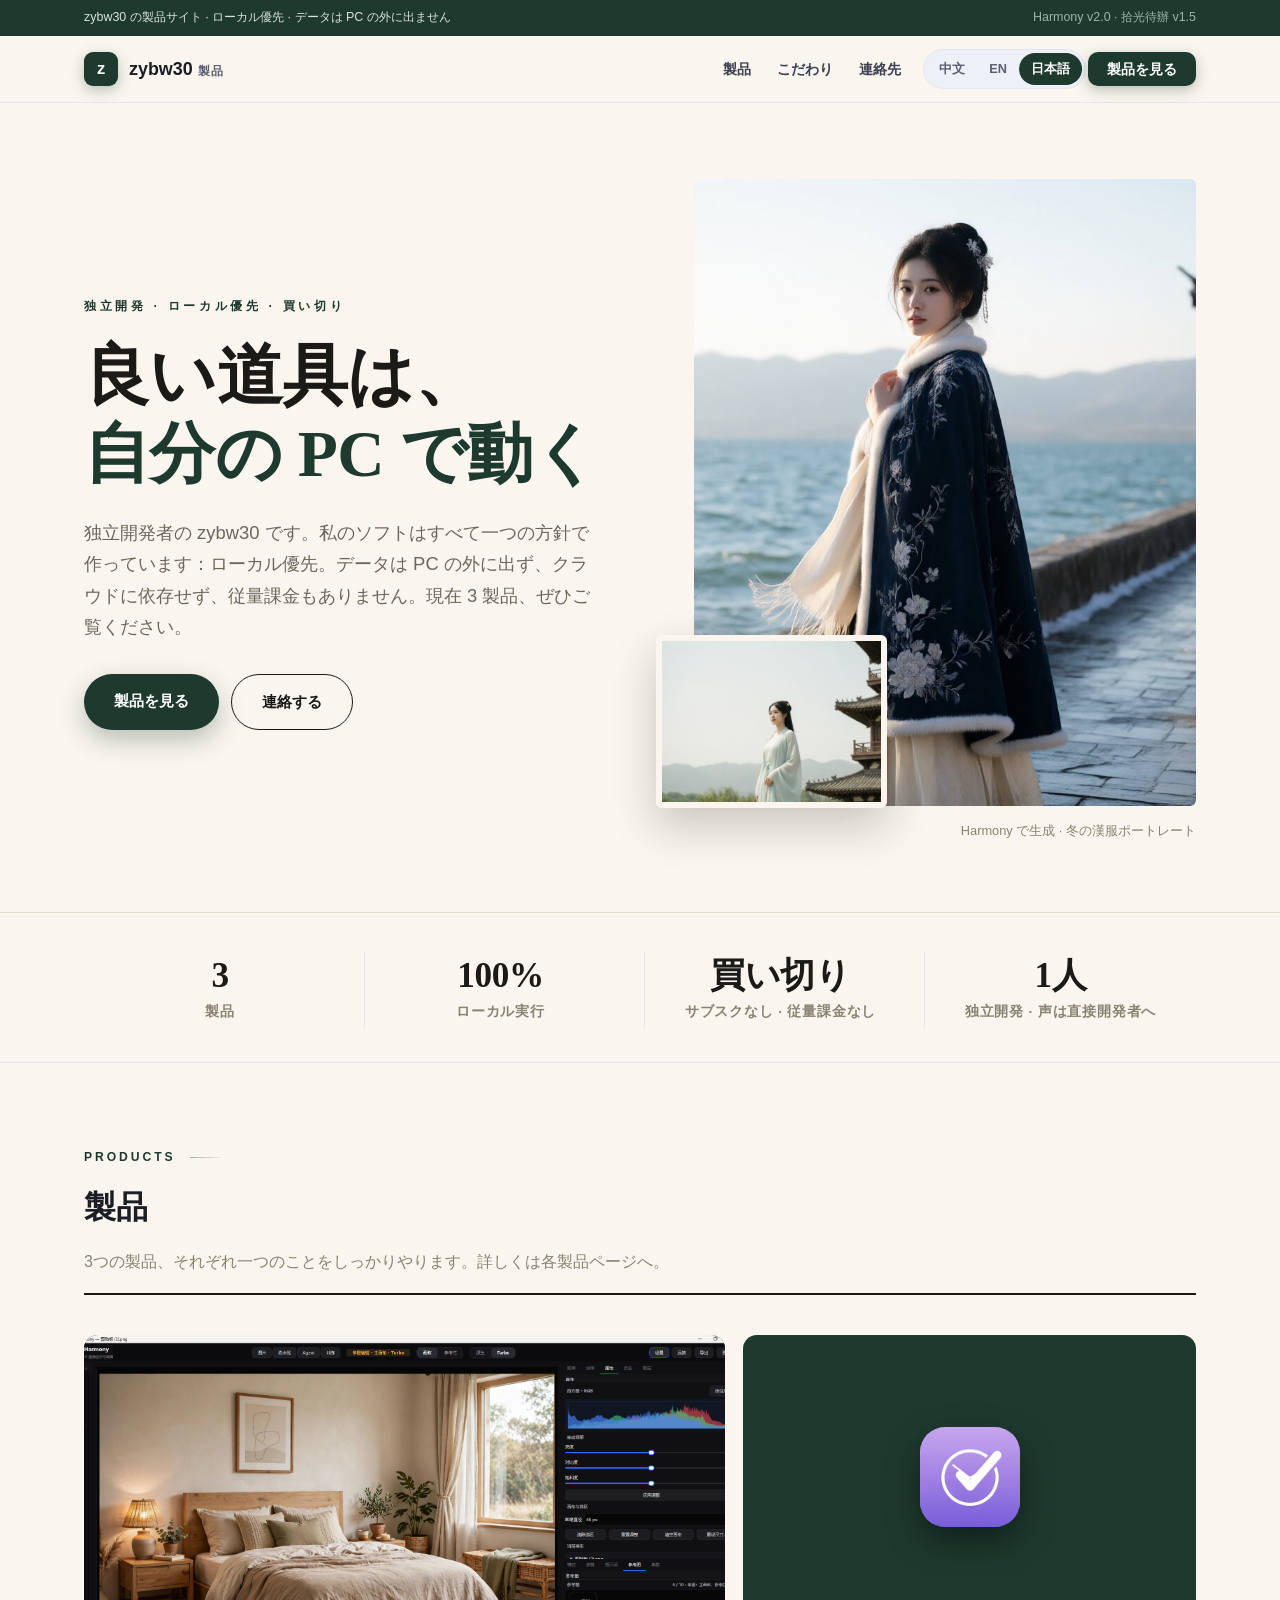
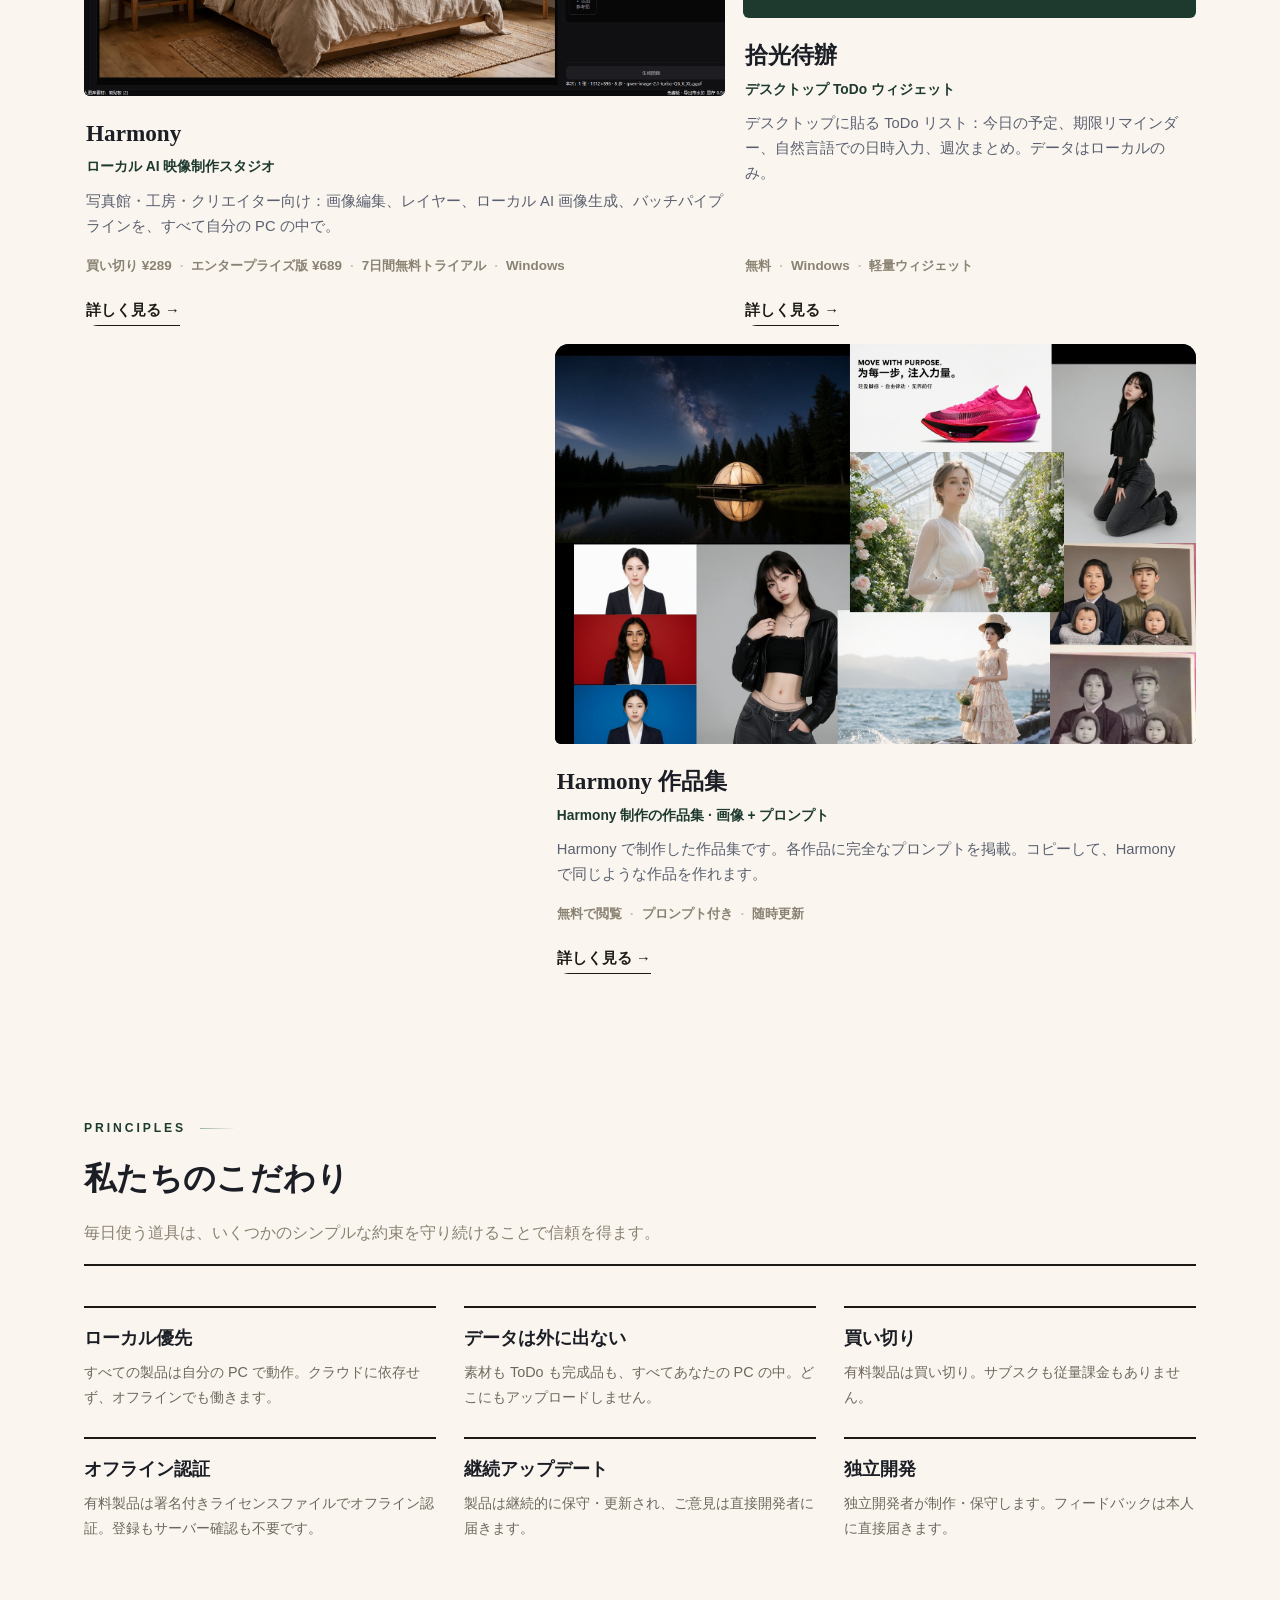
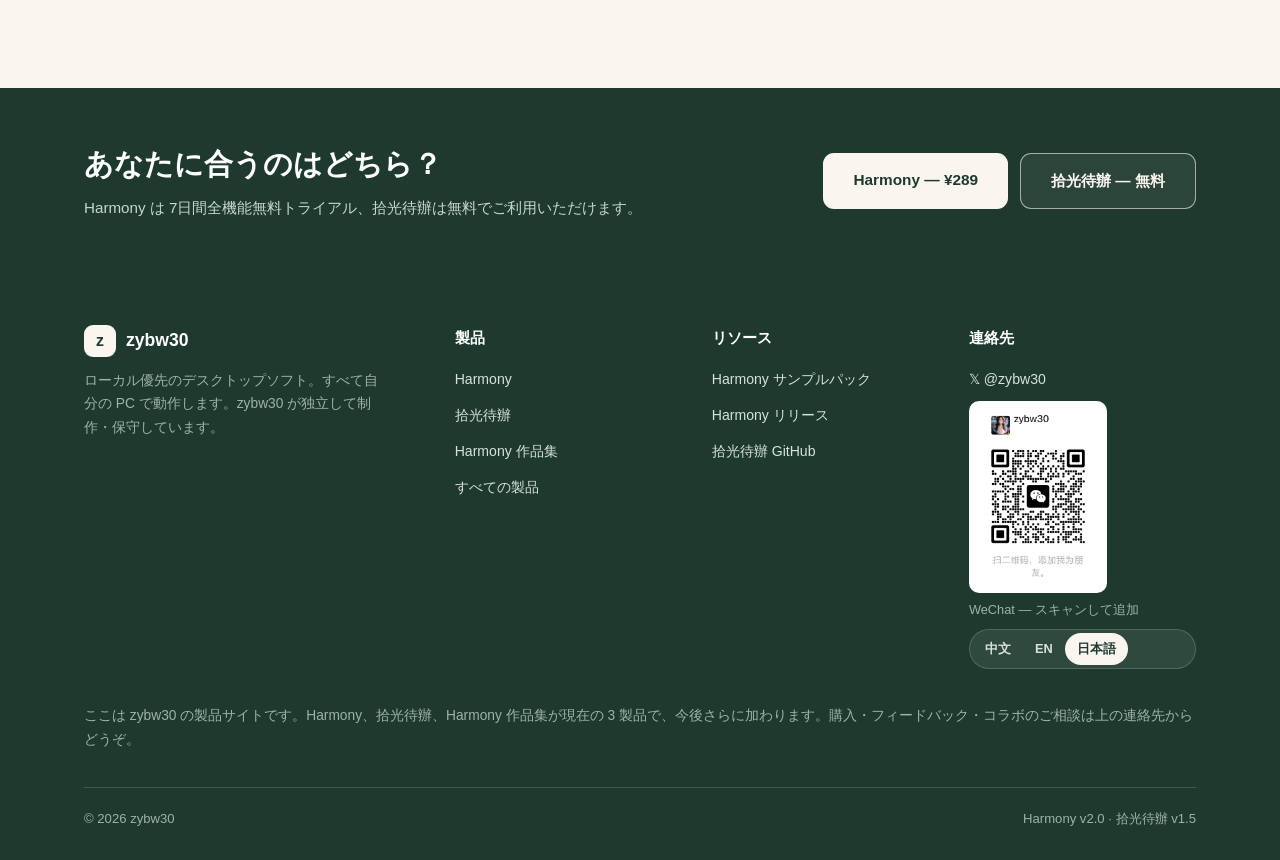
<file: ja.html>
<!DOCTYPE html>
<html lang="ja">
<head>
<meta charset="UTF-8">
<meta name="viewport" content="width=device-width, initial-scale=1.0, viewport-fit=cover">
<title>zybw30 · ローカル優先のデスクトップソフト</title>
<meta name="description" content="zybw30 の製品サイト：ローカル AI 映像制作スタジオ Harmony、デスクトップ ToDo ウィジェット拾光待辦、Harmony 作品集。">
<link rel="alternate" hreflang="zh-CN" href="index.html">
<link rel="alternate" hreflang="en" href="en.html">
<link rel="alternate" hreflang="ja" href="ja.html">
<style>
  :root{
    --bg:#ffffff; --bg2:#f5f6fa; --card:#ffffff; --ink:#1c1e26; --muted:#5b6070;
    --line:#e5e7f0; --navy:#170057; --navy2:#0d0038; --blue:#2575fc; --cyan:#00c5ff;
    --grad:linear-gradient(92deg,#2575fc 0%,#00c5ff 100%);
    --grad-dark:linear-gradient(125deg,#0d0038 0%,#170057 52%,#123a9e 130%);
    --radius:14px; --shadow:0 10px 34px rgba(23,0,87,.10); --shadow-lg:0 24px 60px rgba(23,0,87,.16);
    --ease:cubic-bezier(.22,.8,.3,1);
    --serif:Georgia,"Times New Roman","Hiragino Mincho ProN","Yu Mincho","Noto Serif SC","Songti SC","STSong","SimSun",serif;
  }
  *{margin:0;padding:0;box-sizing:border-box}
  ::selection{background:#bcd9ff;color:var(--navy2)}
  html{scroll-behavior:smooth}
  body{font-family:-apple-system,BlinkMacSystemFont,"SF Pro Text","PingFang SC","Hiragino Sans GB","Microsoft YaHei",sans-serif;
    background:var(--bg); color:var(--ink); line-height:1.7; -webkit-font-smoothing:antialiased}
  .wrap{max-width:1160px;margin:0 auto;padding:0 24px}
  /* ---------- 顶部信息条 ---------- */
  .topbar{background:var(--navy2);color:#cfd2ff;font-size:.78rem}
  .topbar .wrap{display:flex;justify-content:space-between;align-items:center;height:36px;gap:14px}
  .topbar .tb-r{color:#8f96c9;white-space:nowrap}
  /* ---------- 导航 ---------- */
  nav{position:sticky;top:0;z-index:50;background:rgba(255,255,255,.92);
    backdrop-filter:blur(14px);-webkit-backdrop-filter:blur(14px);border-bottom:1px solid var(--line)}
  nav .wrap{display:flex;align-items:center;justify-content:space-between;height:66px;gap:16px}
  .brand{display:flex;align-items:center;gap:11px;font-weight:800;font-size:1.12rem;white-space:nowrap;color:var(--ink);text-decoration:none}
  .brand .mark{width:34px;height:34px;border-radius:9px;background:var(--grad);color:#fff;
    display:flex;align-items:center;justify-content:center;font-size:1.02rem;box-shadow:0 4px 14px rgba(37,117,252,.35)}
  .brand small{color:var(--muted);font-weight:600;font-size:.76rem;letter-spacing:.08em}
  nav ul{display:flex;gap:2px;list-style:none;align-items:center;flex-wrap:wrap}
  nav a.navlink{text-decoration:none;color:#3c4152;font-size:.9rem;font-weight:600;padding:8px 12px;border-radius:9px;white-space:nowrap}
  nav a.navlink:hover{color:var(--blue);background:#eef3ff}
  .langsel{display:flex;background:#eef0f7;border:1px solid var(--line);border-radius:999px;padding:3px;margin-left:8px}
  .langsel a{text-decoration:none;color:var(--muted);font-size:.8rem;font-weight:700;padding:5px 12px;border-radius:999px;white-space:nowrap}
  .langsel a.on{background:var(--grad);color:#fff}
  .nav-cta{text-decoration:none;background:var(--grad);color:#fff;font-weight:700;font-size:.88rem;
    padding:9px 19px;border-radius:10px;white-space:nowrap;box-shadow:0 4px 14px rgba(37,117,252,.30);transition:transform .18s var(--ease),box-shadow .18s var(--ease)}
  .nav-cta:hover{transform:translateY(-1px);box-shadow:0 8px 20px rgba(37,117,252,.4)}
  .paychips{display:flex;gap:8px;flex-wrap:wrap;margin-top:16px}
  .paychip{font-size:.76rem;color:var(--blue);background:#eaf2ff;border:1px solid #c9dcff;border-radius:999px;padding:4px 11px;font-weight:600}
  /* ---------- Hero ---------- */
  .hero{background:var(--grad-dark);color:#fff;padding:86px 0 70px;position:relative;overflow:hidden}
  .hero-grid{position:absolute;inset:0;pointer-events:none;opacity:.5;
    background-image:linear-gradient(rgba(255,255,255,.045) 1px,transparent 1px),linear-gradient(90deg,rgba(255,255,255,.045) 1px,transparent 1px);
    background-size:56px 56px;
    -webkit-mask-image:radial-gradient(ellipse 90% 70% at 50% 30%,#000 30%,transparent 75%);
    mask-image:radial-gradient(ellipse 90% 70% at 50% 30%,#000 30%,transparent 75%)}
  .hero::before{content:"";position:absolute;inset:auto -10% -55% auto;width:720px;height:720px;border-radius:50%;
    background:radial-gradient(closest-side,rgba(0,197,255,.28),transparent 70%);pointer-events:none}
  .hero::after{content:"";position:absolute;inset:-40% auto auto -12%;width:560px;height:560px;border-radius:50%;
    background:radial-gradient(closest-side,rgba(37,117,252,.35),transparent 70%);pointer-events:none}
  .hero .wrap{position:relative;z-index:1;text-align:center}
  .badge{display:inline-block;font-size:.78rem;color:#a8dcff;background:rgba(0,197,255,.12);
    border:1px solid rgba(0,197,255,.4);padding:6px 15px;border-radius:999px;margin-bottom:24px;font-weight:600}
  .hero h1{font-size:clamp(2.35rem,6.4vw,3.9rem);line-height:1.2;font-weight:800;letter-spacing:-.01em;margin-bottom:20px}
  .hero h1 .hl{background:var(--grad);-webkit-background-clip:text;background-clip:text;color:transparent}
  .hero p.lead{color:#c6c9e8;font-size:clamp(1rem,2.6vw,1.15rem);max-width:700px;margin:0 auto 34px}
  .cta{display:flex;gap:12px;justify-content:center;flex-wrap:wrap}
  .btn{display:inline-block;text-decoration:none;font-weight:700;font-size:.96rem;
    padding:14px 30px;border-radius:11px;transition:transform .15s ease,box-shadow .15s ease}
  .btn.primary{background:var(--grad);color:#fff;box-shadow:0 10px 26px rgba(0,120,255,.35)}
  .btn.primary:hover{transform:translateY(-2px);box-shadow:0 16px 34px rgba(0,120,255,.45)}
  .btn.ghost{background:rgba(255,255,255,.06);color:#fff;border:1px solid rgba(255,255,255,.35)}
  .btn.ghost:hover{border-color:var(--cyan)}
  /* ---------- 关键数据带 ---------- */
  .databand{background:#fff;border-bottom:1px solid var(--line);position:relative}
  .databand::before{content:"";position:absolute;top:0;left:0;right:0;height:3px;background:var(--grad)}
  .databand .wrap{display:grid;grid-template-columns:repeat(2,1fr);gap:10px 8px;padding:38px 24px 34px}
  @media(min-width:760px){.databand .wrap{grid-template-columns:repeat(4,1fr)}
    .stat{border-left:1px solid var(--line)} .stat:first-child{border-left:none}}
  .stat{text-align:center;padding:4px 6px}
  .stat b{font-size:2.2rem;display:block;font-weight:800;line-height:1.2;letter-spacing:-.01em;
    background:var(--grad);-webkit-background-clip:text;background-clip:text;color:transparent;font-variant-numeric:tabular-nums}
  .stat small{color:var(--muted);font-size:.85rem;font-weight:600;letter-spacing:.06em}
  /* ---------- 产品截图框 ---------- */
  .frame{margin:56px auto 0;max-width:920px;background:#10101c;border:1px solid rgba(0,197,255,.32);
    border-radius:16px;overflow:hidden;box-shadow:0 30px 70px rgba(0,0,0,.5),0 0 0 6px rgba(0,197,255,.06),0 0 90px rgba(37,117,252,.25);text-align:left}
  .frame-bar{display:flex;align-items:center;gap:7px;padding:11px 16px;border-bottom:1px solid rgba(255,255,255,.1);background:#17172a}
  .frame-bar i{width:11px;height:11px;border-radius:50%;background:#33334d;display:block}
  .frame-bar i:first-child{background:var(--cyan)}
  .frame-img{display:block;width:100%}
  .frame-body{aspect-ratio:16/9;display:flex;align-items:center;justify-content:center;text-align:center;padding:28px;color:#e8e9f5;
    background:radial-gradient(closest-side,rgba(37,117,252,.16),transparent 78%)}
  .frame-body .shot-label{font-weight:700;font-size:1.02rem}
  .frame-body .shot-label span{display:block;font-weight:400;font-size:.84rem;color:#9aa0c3;margin-top:8px}
  /* ---------- 通用版块 ---------- */
  section.block{padding:84px 0 10px}
  section.band{background:var(--bg2);margin-top:64px;padding:70px 0 64px}
  .sechead{text-align:center;margin-bottom:40px}
  .kicker{font-size:.76rem;font-weight:800;color:var(--blue);letter-spacing:.24em;margin-bottom:12px;text-transform:uppercase;
    display:flex;align-items:center;gap:14px;justify-content:center}
  .kicker::before,.kicker::after{content:"";height:1px;width:36px;background:linear-gradient(90deg,transparent,#9db9f5)}
  .kicker::after{background:linear-gradient(90deg,#9db9f5,transparent)}
  .sechead.left .kicker{justify-content:flex-start}
  .sechead.left .kicker::before{display:none}
  h2.sec{font-size:clamp(1.55rem,4.4vw,2.15rem);font-weight:800;letter-spacing:.01em}
  .secbar{width:44px;height:4px;border-radius:2px;background:var(--grad);margin:16px auto 0}
  p.secdesc{color:var(--muted);max-width:680px;margin:14px auto 0;text-align:center}
  .sechead.left{text-align:left}
  .sechead.left p.secdesc{margin-left:0;text-align:left}
  .sechead.left .secbar{margin-left:0}
  .grid{display:grid;gap:18px}
  @media(min-width:640px){.grid.cols2{grid-template-columns:1fr 1fr}.grid.cols3{grid-template-columns:1fr 1fr 1fr}}
  .card{background:var(--card);border:1px solid var(--line);border-radius:var(--radius);padding:28px;position:relative;overflow:hidden;
    box-shadow:0 2px 10px rgba(23,0,87,.04);transition:transform .25s var(--ease),box-shadow .25s var(--ease),border-color .25s var(--ease)}
  .card::before{content:"";position:absolute;top:0;left:0;right:0;height:3px;background:var(--grad);
    transform:scaleX(0);transform-origin:left;transition:transform .3s var(--ease)}
  .card:hover{transform:translateY(-4px);box-shadow:var(--shadow-lg);border-color:#c9dcff}
  .card:hover::before{transform:scaleX(1)}
  .card .icon{width:48px;height:48px;border-radius:13px;background:linear-gradient(135deg,#eaf2ff,#e2f6ff);border:1px solid #d3e4ff;
    display:flex;align-items:center;justify-content:center;font-size:1.32rem;margin-bottom:16px;box-shadow:inset 0 1px 0 #fff}
  .card h3{font-size:1.05rem;margin-bottom:7px}
  .card p{color:var(--muted);font-size:.92rem}
  /* ---------- 关于: 左文右信息表 ---------- */
  .about-grid{display:grid;gap:26px}
  @media(min-width:860px){.about-grid{grid-template-columns:1.25fr 1fr;gap:40px}}
  .about-txt p{color:var(--muted);margin-bottom:16px}
  .afeats{list-style:none;margin-top:6px}
  .afeats li{padding:7px 0;font-size:.96rem;border-bottom:1px dashed var(--line)}
  .afeats li::before{content:"✓ ";color:var(--blue);font-weight:800}
  .infocard{background:var(--card);border:1px solid var(--line);border-radius:var(--radius);box-shadow:var(--shadow);overflow:hidden;align-self:start}
  .infocard .ihead{background:var(--grad-dark);color:#fff;font-weight:800;padding:15px 22px;font-size:1rem}
  .irow{display:flex;justify-content:space-between;gap:18px;padding:12px 22px;border-bottom:1px solid var(--line);font-size:.92rem}
  .irow:last-child{border-bottom:none}
  .irow span{color:var(--muted);white-space:nowrap}
  .irow b{font-weight:700;text-align:right}
  /* ---------- 产品历程 ---------- */
  .timeline{max-width:820px;margin:0 auto;position:relative;padding-left:26px}
  .timeline::before{content:"";position:absolute;left:6px;top:8px;bottom:8px;width:2px;background:linear-gradient(180deg,var(--blue),var(--cyan))}
  .tl-item{position:relative;padding:0 0 30px 18px}
  .tl-item:last-child{padding-bottom:4px}
  .tl-item::before{content:"";position:absolute;left:-26px;top:7px;width:14px;height:14px;border-radius:50%;
    background:#fff;border:3px solid var(--blue);box-shadow:0 0 0 5px #eaf2ff}
  .tl-date{display:inline-block;font-weight:800;color:var(--blue);background:#eaf2ff;border:1px solid #c9dcff;
    border-radius:999px;padding:2px 12px;font-size:.8rem;margin-bottom:7px}
  .tl-item h3{font-size:1.02rem;margin-bottom:4px}
  .tl-item p{color:var(--muted);font-size:.92rem}
  /* ---------- 展示 ---------- */
  .show-grid{display:grid;gap:18px}
  @media(min-width:640px){.show-grid{grid-template-columns:1fr 1fr}}
  .shot{background:#f0f1f7;border:1px dashed #c3c7da;border-radius:var(--radius);
    display:flex;align-items:center;justify-content:center;text-align:center;padding:26px 18px;aspect-ratio:4/3}
  .shot .shot-label{font-weight:700;font-size:.98rem}
  .shot .shot-label span{display:block;font-weight:400;font-size:.8rem;color:var(--muted);margin-top:7px}
  .showcase-img{margin:0;border-radius:var(--radius);overflow:hidden;border:1px solid var(--line);box-shadow:var(--shadow-lg)}
  .showcase-img img{display:block;width:100%}
  /* ---------- 价格 ---------- */
  .price-card{overflow:visible}
  .price-card::before{border-radius:14px 14px 0 0}
  .price-card{position:relative;border:1px solid transparent;
    background:linear-gradient(180deg,#f6faff,#ffffff) padding-box,var(--grad) border-box;
    box-shadow:0 18px 44px rgba(37,117,252,.14)}
  .price-badge{position:absolute;top:-13px;left:26px;background:var(--grad);color:#fff;
    font-size:.74rem;font-weight:800;padding:4px 13px;border-radius:999px;letter-spacing:.05em}
  .price-row{display:flex;align-items:baseline;gap:13px;flex-wrap:wrap;margin:8px 0 12px}
  .price-now{font-size:3rem;font-weight:800;letter-spacing:-.02em;background:var(--grad);
    -webkit-background-clip:text;background-clip:text;color:transparent}
  .price-was{color:var(--muted);text-decoration:line-through;font-size:1.05rem}
  .price-note{color:var(--muted);font-size:.88rem}
  .price-feats{list-style:none;margin:16px 0 22px}
  .price-feats li{padding:5px 0;font-size:.95rem}
  .price-feats li::before{content:"✓ ";color:var(--blue);font-weight:800}
  .steps{display:grid;gap:18px}
  @media(min-width:640px){.steps{grid-template-columns:1fr 1fr 1fr}}
  .step{background:var(--card);border:1px solid var(--line);border-radius:var(--radius);padding:24px;box-shadow:0 2px 10px rgba(23,0,87,.04)}
  .step .num{width:33px;height:33px;border-radius:50%;background:var(--grad);color:#fff;
    display:flex;align-items:center;justify-content:center;font-weight:800;margin-bottom:12px}
  .step h3{font-size:1rem;margin-bottom:6px}
  .step p{color:var(--muted);font-size:.9rem}
  .fineprint{color:var(--muted);font-size:.86rem;margin-top:18px}
  /* ---------- FAQ ---------- */
  details.faq{background:var(--card);border:1px solid var(--line);border-radius:12px;padding:17px 21px;margin-bottom:12px}
  details.faq summary{cursor:pointer;font-weight:700;font-size:.97rem;transition:color .15s ease}
  details.faq summary:hover{color:var(--blue)}
  details.faq[open ]{border-color:#bcd4ff;box-shadow:0 6px 22px rgba(23,0,87,.06)}
  details.faq[open ] summary{color:var(--blue)}
  details.faq p{color:var(--muted);font-size:.92rem;margin-top:10px}
  /* ---------- CTA 带 ---------- */
  .ctaband{margin-top:84px;background:var(--grad-dark);color:#fff;position:relative;overflow:hidden}
  .ctaband::before{content:"";position:absolute;inset:auto -8% -70% auto;width:560px;height:560px;border-radius:50%;
    background:radial-gradient(closest-side,rgba(0,197,255,.25),transparent 70%);pointer-events:none}
  .ctaband .wrap{position:relative;z-index:1}
  .ctaband .wrap{padding:52px 24px;display:flex;flex-wrap:wrap;gap:20px;align-items:center;justify-content:space-between}
  .ctaband h2{font-size:clamp(1.35rem,3.6vw,1.8rem);font-weight:800}
  .ctaband p{color:#c6c9e8;font-size:.95rem;margin-top:6px}
  /* ---------- 页脚 ---------- */
  footer{background:var(--navy2);color:#b9bce0}
  footer .wrap{padding:52px 24px 30px}
  .fgrid{display:grid;gap:30px}
  @media(min-width:760px){.fgrid{grid-template-columns:1.5fr 1fr 1fr 1fr}}
  footer .fbrand{display:flex;align-items:center;gap:10px;font-weight:800;font-size:1.1rem;color:#fff;margin-bottom:12px}
  footer .fbrand .mark{width:32px;height:32px;border-radius:9px;background:var(--grad);color:#fff;
    display:flex;align-items:center;justify-content:center;font-size:.98rem}
  footer h4{color:#fff;font-size:.95rem;margin-bottom:14px}
  footer ul{list-style:none}
  footer li{margin-bottom:9px}
  footer a{color:#b9bce0;text-decoration:none;font-size:.88rem}
  footer a:hover{color:var(--cyan)}
  footer .fabout{font-size:.86rem;color:#8f96c9;max-width:300px}
  footer .langsel{background:rgba(255,255,255,.08);border-color:rgba(255,255,255,.16);margin:0}
  .wxqr{width:138px;border-radius:10px;display:block;margin-top:8px;background:#fff}
  .wxcap{font-size:.8rem;color:#8f96c9;margin-top:6px}
  footer .langsel a{color:#b9bce0}
  .fbar{border-top:1px solid rgba(255,255,255,.12);margin-top:36px;padding-top:20px;
    display:flex;flex-wrap:wrap;gap:10px 26px;justify-content:space-between;font-size:.82rem;color:#8f96c9}
  /* ---------- 动效 ---------- */
  .reveal{opacity:0;transform:translateY(18px);transition:opacity .6s ease,transform .6s ease}
  .reveal.in{opacity:1;transform:none}
  @media(prefers-reduced-motion:reduce){.reveal{opacity:1;transform:none;transition:none}}
  @media(max-width:560px){nav ul .navlink.hideS{display:none}.topbar .tb-r{display:none}}
  /* ---------- 面包屑 ---------- */
  .crumb{background:#f5f6fa;border-bottom:1px solid var(--line);font-size:.85rem;color:var(--muted)}
  .crumb .wrap{padding:10px 24px}
  .crumb a{color:var(--blue);text-decoration:none;font-weight:600}
  .crumb a:hover{text-decoration:underline}
  /* ---------- 产品卡 ---------- */
  .pcard{padding:0;display:flex;flex-direction:column}
  .pcard .pvisual{height:200px;overflow:hidden;background:var(--grad-dark);display:flex;align-items:center;justify-content:center;position:relative}
  .pcard .pvisual img.cover{width:100%;height:100%;object-fit:cover;object-position:top;display:block}
  .pcard .pvisual img.appicon{width:100px;height:100px;border-radius:25px;box-shadow:0 14px 34px rgba(0,0,0,.45)}
  .pcard .pvisual .plus{font-size:3rem;font-weight:300;color:#9aa0c3}
  .pcard .pvisual .works-mark{font-size:3.4rem;filter:drop-shadow(0 10px 22px rgba(0,0,0,.45))}
  .pcard .pbody{padding:26px 26px 28px;display:flex;flex-direction:column;flex:1}
  .pcard h3{font-size:1.22rem;margin-bottom:2px}
  .pcard .ptag{color:var(--blue);font-weight:700;font-size:.86rem;margin-bottom:10px}
  .pcard p.pdesc{color:var(--muted);font-size:.92rem;flex:1}
  .pcard .ptags{display:flex;gap:8px;flex-wrap:wrap;margin:16px 0 20px}
  .pcard .btn{align-self:flex-start;padding:12px 24px;font-size:.9rem}
  .pcard.more{background:#fafbfe;border-style:dashed}
  .pcard.more .pvisual{background:#eef0f7}
  .pcard.more:hover{transform:none;box-shadow:0 2px 10px rgba(23,0,87,.04)}
  /* ---------- Hero 图标框 ---------- */
  .frame-body img.hero-icon{width:116px;height:116px;border-radius:28px;box-shadow:0 16px 40px rgba(0,0,0,.5);margin-bottom:16px}

  /* ================================================================
     主页画廊版（2026-11-22 借鉴 Oil Art Landing，仅 body.gallery 生效；
     Harmony / 待办详情页不带 gallery 类，渲染不受影响）
     ================================================================ */
  .gallery{background:#FAF6EF}
  /* 顶栏 + 导航 */
  .gallery .topbar{background:#1E3A2F;color:#D8E2D9}
  .gallery .topbar .tb-r{color:#9DB3A4}
  .gallery nav{background:rgba(250,246,239,.92)}
  .gallery .brand .mark{background:#1E3A2F;box-shadow:0 4px 14px rgba(30,58,47,.3)}
  .gallery nav a.navlink:hover{color:#1E3A2F;background:#E9EFEA}
  .gallery .langsel a.on{background:#1E3A2F}
  .gallery .nav-cta{background:#1E3A2F;box-shadow:0 4px 14px rgba(30,58,47,.3)}
  .gallery .nav-cta:hover{box-shadow:0 8px 20px rgba(30,58,47,.4)}
  /* Hero：浅色编辑式两栏 */
  .gallery .hero{background:#FAF6EF;color:#1C1A16;padding:76px 0 70px}
  .gallery .hero-grid,.gallery .hero::before,.gallery .hero::after{display:none}
  .gallery .hero .wrap.hero-in{position:relative;z-index:1;text-align:left;display:grid;grid-template-columns:1.05fr .95fr;gap:56px;align-items:center}
  .gallery .hero .badge{background:transparent;border:none;color:#1E3A2F;padding:0;margin-bottom:22px;font-size:.76rem;letter-spacing:.3em;font-weight:800}
  .gallery .hero h1{font-family:var(--serif);font-size:clamp(2.6rem,5.4vw,4.1rem);line-height:1.18;color:#1C1A16}
  .gallery .hero h1 .hl{background:none;-webkit-background-clip:border-box;background-clip:border-box;color:#1E3A2F;-webkit-text-fill-color:#1E3A2F;display:block}
  .gallery .hero p.lead{color:#6E675C;margin:24px 0 32px;max-width:520px}
  .gallery .hero .cta{justify-content:flex-start}
  .gallery .hero .btn{border-radius:999px}
  .gallery .hero .btn.primary{background:#1E3A2F;box-shadow:0 10px 26px rgba(30,58,47,.3)}
  .gallery .hero .btn.primary:hover{box-shadow:0 16px 34px rgba(30,58,47,.4)}
  .gallery .hero .btn.ghost{background:transparent;color:#1C1A16;border:1.5px solid #1C1A16}
  .gallery .hero .btn.ghost:hover{border-color:#1E3A2F;color:#1E3A2F}
  .gallery .hero-imgs{position:relative}
  .gallery .hero-main{width:100%;aspect-ratio:4/5;object-fit:cover;display:block;border-radius:6px}
  .gallery .hero-sub{position:absolute;left:-38px;bottom:34px;width:46%;aspect-ratio:4/3;object-fit:cover;border-radius:6px;border:6px solid #FAF6EF;box-shadow:0 18px 44px rgba(28,26,22,.22)}
  .gallery .hero-cap{font-size:.8rem;color:#8A8272;margin-top:14px;text-align:right}
  /* 数据带 */
  .gallery .databand{background:transparent;border-top:1px solid #E4DCCB}
  .gallery .databand::before{display:none}
  .gallery .stat b{font-family:var(--serif);background:none;-webkit-background-clip:border-box;background-clip:border-box;color:#1C1A16;-webkit-text-fill-color:#1C1A16}
  .gallery .stat small{color:#8A8272}
  /* 版块标题：左对齐 + 底线 */
  .gallery .sechead{text-align:left;border-bottom:2px solid #1C1A16;padding-bottom:18px}
  .gallery .sechead .kicker{justify-content:flex-start;color:#1E3A2F}
  .gallery .sechead .kicker::before{display:none}
  .gallery .sechead .kicker::after{background:linear-gradient(90deg,#9DB3A4,transparent)}
  .gallery h2.sec{font-family:var(--serif);font-size:clamp(1.6rem,4vw,2rem)}
  .gallery .secbar{display:none}
  .gallery p.secdesc{margin-left:0;text-align:left;color:#8A8272}
  /* 产品画廊墙 */
  @media(min-width:640px){
    .gallery .grid.cols3.wall{grid-template-columns:repeat(12,1fr)}
    .gallery .pcard.big{grid-column:span 7}
    .gallery .pcard.small{grid-column:span 5}
    .gallery .pcard.small.works{grid-column:6 / span 7}
  }
  .gallery .pcard{background:transparent;border:none;box-shadow:none}
  .gallery .pcard:hover{transform:none;box-shadow:none}
  .gallery .pcard::before{display:none}
  .gallery .pcard .pvisual{height:auto;border-radius:6px;overflow:hidden;background:#1E3A2F}
  .gallery .pcard.big .pvisual{aspect-ratio:16/9}
  .gallery .pcard.small .pvisual{aspect-ratio:16/10}
  .gallery .pcard .pbody{padding:18px 2px 0}
  .gallery .pcard h3{font-family:var(--serif);font-size:1.45rem}
  .gallery .pcard .ptag{color:#1E3A2F}
  .gallery .pcard .ptags{gap:0}
  .gallery .pcard .paychip{background:none;border:none;padding:0;color:#8A8272;font-size:.84rem;font-weight:600}
  .gallery .pcard .paychip + .paychip::before{content:"·";margin:0 8px;color:#C9C2B2}
  .gallery .pcard .btn{align-self:flex-start;background:none;color:#1C1A16;box-shadow:none;border:none;border-bottom:1.5px solid #1C1A16;border-radius:0;padding:0 0 2px;font-size:.92rem}
  .gallery .pcard .btn:hover{transform:none;color:#1E3A2F;border-color:#1E3A2F}
  /* 坚持：无卡片线条项 */
  .gallery section.band{background:transparent}
  .gallery .vals{display:grid;gap:28px}
  @media(min-width:640px){.gallery .vals{grid-template-columns:repeat(3,1fr)}}
  .gallery .val{border-top:2px solid #1C1A16;padding-top:16px}
  .gallery .val h3{font-family:var(--serif);font-size:1.1rem;margin-bottom:6px}
  .gallery .val p{color:#6E675C;font-size:.9rem}
  /* CTA 带 */
  .gallery .ctaband{background:#1E3A2F}
  .gallery .ctaband::before{display:none}
  .gallery .ctaband h2{font-family:var(--serif)}
  .gallery .ctaband p{color:#C9D6CB}
  .gallery .ctaband .btn.primary{background:#FAF6EF;color:#1E3A2F;box-shadow:none}
  .gallery .ctaband .btn.primary:hover{box-shadow:0 12px 26px rgba(0,0,0,.25)}
  .gallery .ctaband .btn.ghost{border-color:rgba(250,246,239,.6);color:#FAF6EF}
  /* 页脚 */
  .gallery footer{background:#1E3A2F}
  .gallery footer .fbrand .mark{background:#FAF6EF;color:#1E3A2F}
  .gallery footer a{color:#D8E2D9}
  .gallery footer a:hover{color:#fff}
  .gallery footer .fabout{color:#9DB3A4}
  .gallery footer .fnote{color:#9DB3A4}
  .gallery footer .wxcap{color:#9DB3A4}
  .gallery footer .fbar{border-top-color:rgba(255,255,255,.15);color:#9DB3A4}
  .gallery footer .langsel a.on{background:#FAF6EF;color:#1E3A2F}
  /* 响应式 */
  @media(max-width:820px){
    .gallery .hero .wrap.hero-in{grid-template-columns:1fr;gap:40px}
    .gallery .hero-sub{left:12px}
    .gallery .hero{padding:56px 0 60px}
  }

</style>
</head>
<body class="gallery">

<div class="topbar">
  <div class="wrap">
    <span>zybw30 の製品サイト · ローカル優先 · データは PC の外に出ません</span>
    <span class="tb-r">Harmony v2.0 · 拾光待辦 v1.5</span>
  </div>
</div>

<nav>
  <div class="wrap">
    <a class="brand" href="ja.html"><span class="mark">z</span><span>zybw30 <small>製品</small></span></a>
    <ul>
      <li><a class="navlink hideS" href="#products">製品</a></li>
      <li><a class="navlink hideS" href="#values">こだわり</a></li>
      <li><a class="navlink hideS" href="#contact">連絡先</a></li>
      <li class="langsel"><a href="index.html" class="">中文</a><a href="en.html" class="">EN</a><a href="ja.html" class="on">日本語</a></li>
      <li><a class="nav-cta" href="#products">製品を見る</a></li>
    </ul>
  </div>
</nav>

<header class="hero">
  <div class="hero-grid"></div>
  <div class="wrap hero-in">
    <div class="hero-copy">
      <div class="badge reveal">独立開発 · ローカル優先 · 買い切り</div>
      <h1 class="reveal">良い道具は、<span class="hl">自分の PC で動く</span></h1>
      <p class="lead reveal">独立開発者の zybw30 です。私のソフトはすべて一つの方針で作っています：ローカル優先。データは PC の外に出ず、クラウドに依存せず、従量課金もありません。現在 3 製品、ぜひご覧ください。</p>
      <div class="cta reveal">
        <a class="btn primary" href="#products">製品を見る</a>
        <a class="btn ghost" href="#contact">連絡する</a>
      </div>
    </div>
    <div class="hero-imgs reveal">
      <img class="hero-main" src="works/img/20261114-183525.jpg" alt="Harmony で生成 · 冬の漢服ポートレート">
      <img class="hero-sub" src="works/img/20261114-183143.jpg" alt="宋式美学">
      <div class="hero-cap">Harmony で生成 · 冬の漢服ポートレート</div>
    </div>
  </div>
</header>

<div class="databand">
  <div class="wrap">
    <div class="stat reveal"><b>3</b><small>製品</small></div>
    <div class="stat reveal"><b>100%</b><small>ローカル実行</small></div>
    <div class="stat reveal"><b>買い切り</b><small>サブスクなし · 従量課金なし</small></div>
    <div class="stat reveal"><b>1人</b><small>独立開発 · 声は直接開発者へ</small></div>
  </div>
</div>

<main class="wrap">

  <section class="block" id="products">
    <div class="sechead reveal">
      <div class="kicker">PRODUCTS</div>
      <h2 class="sec">製品</h2>
      <div class="secbar"></div>
      <p class="secdesc">3つの製品、それぞれ一つのことをしっかりやります。詳しくは各製品ページへ。</p>
    </div>
    <div class="grid cols3 wall">
      <div class="card pcard big reveal">
        <div class="pvisual"><img class="cover" src="assets/ui.png" alt="Harmony"></div>
        <div class="pbody">
          <h3>Harmony</h3>
          <div class="ptag">ローカル AI 映像制作スタジオ</div>
          <p class="pdesc">写真館・工房・クリエイター向け：画像編集、レイヤー、ローカル AI 画像生成、バッチパイプラインを、すべて自分の PC の中で。</p>
          <div class="ptags"><span class="paychip">買い切り ¥289</span><span class="paychip">エンタープライズ版 ¥689</span><span class="paychip">7日間無料トライアル</span><span class="paychip">Windows</span></div>
          <a class="btn primary" href="harmony-ja.html">詳しく見る →</a>
        </div>
      </div>
      <div class="card pcard small reveal">
        <div class="pvisual"><img class="appicon" src="assets/todo-icon.png" alt="拾光待辦"></div>
        <div class="pbody">
          <h3>拾光待辦</h3>
          <div class="ptag">デスクトップ ToDo ウィジェット</div>
          <p class="pdesc">デスクトップに貼る ToDo リスト：今日の予定、期限リマインダー、自然言語での日時入力、週次まとめ。データはローカルのみ。</p>
          <div class="ptags"><span class="paychip">無料</span><span class="paychip">Windows</span><span class="paychip">軽量ウィジェット</span></div>
          <a class="btn primary" href="todo-ja.html">詳しく見る →</a>
        </div>
      </div>
      <div class="card pcard small works reveal">
        <div class="pvisual"><img class="cover" src="assets/showcase-collage.jpg" alt="Harmony 作品集"></div>
        <div class="pbody">
          <h3>Harmony 作品集</h3>
          <div class="ptag">Harmony 制作の作品集 · 画像 + プロンプト</div>
          <p class="pdesc">Harmony で制作した作品集です。各作品に完全なプロンプトを掲載。コピーして、Harmony で同じような作品を作れます。</p>
          <div class="ptags"><span class="paychip">無料で閲覧</span><span class="paychip">プロンプト付き</span><span class="paychip">随時更新</span></div>
          <a class="btn primary" href="works.html">詳しく見る →</a>
        </div>
      </div>
    </div>
  </section>

</main>

<section class="band" id="values">
  <div class="wrap">
    <div class="sechead reveal">
      <div class="kicker">PRINCIPLES</div>
      <h2 class="sec">私たちのこだわり</h2>
      <div class="secbar"></div>
      <p class="secdesc">毎日使う道具は、いくつかのシンプルな約束を守り続けることで信頼を得ます。</p>
    </div>
    <div class="vals">
      <div class="val reveal"><h3>ローカル優先</h3><p>すべての製品は自分の PC で動作。クラウドに依存せず、オフラインでも働きます。</p></div>
      <div class="val reveal"><h3>データは外に出ない</h3><p>素材も ToDo も完成品も、すべてあなたの PC の中。どこにもアップロードしません。</p></div>
      <div class="val reveal"><h3>買い切り</h3><p>有料製品は買い切り。サブスクも従量課金もありません。</p></div>
      <div class="val reveal"><h3>オフライン認証</h3><p>有料製品は署名付きライセンスファイルでオフライン認証。登録もサーバー確認も不要です。</p></div>
      <div class="val reveal"><h3>継続アップデート</h3><p>製品は継続的に保守・更新され、ご意見は直接開発者に届きます。</p></div>
      <div class="val reveal"><h3>独立開発</h3><p>独立開発者が制作・保守します。フィードバックは本人に直接届きます。</p></div>
    </div>
  </div>
</section>

<div class="ctaband">
  <div class="wrap">
    <div class="reveal">
      <h2>あなたに合うのはどちら？</h2>
      <p>Harmony は 7日間全機能無料トライアル、拾光待辦は無料でご利用いただけます。</p>
    </div>
    <div class="cta reveal">
      <a class="btn primary" href="harmony-ja.html#buy">Harmony — ¥289</a>
      <a class="btn ghost" href="todo-ja.html#get">拾光待辦 — 無料</a>
    </div>
  </div>
</div>

<footer id="contact">
  <div class="wrap">
    <div class="fgrid">
      <div>
        <div class="fbrand"><span class="mark">z</span><span>zybw30</span></div>
        <p class="fabout">ローカル優先のデスクトップソフト。すべて自分の PC で動作します。zybw30 が独立して制作・保守しています。</p>
      </div>
      <div>
        <h4>製品</h4>
        <ul>
          <li><a href="harmony-ja.html">Harmony</a></li>
          <li><a href="todo-ja.html">拾光待辦</a></li>
          <li><a href="works.html">Harmony 作品集</a></li>
          <li><a href="ja.html">すべての製品</a></li>
        </ul>
      </div>
      <div>
        <h4>リソース</h4>
        <ul>
          <li><a href="https://github.com/zybw30/zybw30.github.io/releases/download/harmony/Harmony-examples.zip">Harmony サンプルパック</a></li>
          <li><a href="https://github.com/zybw30/zybw30.github.io/releases/tag/harmony">Harmony リリース</a></li>
          <li><a href="https://github.com/zybw30/todo">拾光待辦 GitHub</a></li>
        </ul>
      </div>
      <div>
        <h4>連絡先</h4>
        <ul>
          <li><a href="https://x.com/zybw30" target="_blank" rel="noopener">𝕏 @zybw30</a></li>
          <li><img class="wxqr" src="assets/wechat-qr.jpg" alt="WeChat — スキャンして追加"><div class="wxcap">WeChat — スキャンして追加</div></li>
          <li><span class="langsel"><a href="index.html" class="">中文</a><a href="en.html" class="">EN</a><a href="ja.html" class="on">日本語</a></span></li>
        </ul>
      </div>
    </div>
    <p class="fnote" style="font-size:.86rem;margin-top:26px">ここは zybw30 の製品サイトです。Harmony、拾光待辦、Harmony 作品集が現在の 3 製品で、今後さらに加わります。購入・フィードバック・コラボのご相談は上の連絡先からどうぞ。</p>
    <div class="fbar">
      <span>© <span id="year">2026</span> zybw30</span>
      <span>Harmony v2.0 · 拾光待辦 v1.5</span>
    </div>
  </div>
</footer>

<script>
  (function(){
    var old = {'#buy':1,'#features':1,'#about':1,'#showcase':1,'#faq':1,'#history':1};
    if(old[location.hash]){ location.replace('harmony-ja.html' + location.hash); }
  })();
  document.getElementById('year').textContent = new Date().getFullYear();
  var io = new IntersectionObserver(function(entries){
    entries.forEach(function(e){
      if(e.isIntersecting){ e.target.classList.add('in'); io.unobserve(e.target); }
    });
  }, {threshold: 0.12});
  document.querySelectorAll('.reveal').forEach(function(el){ io.observe(el); });
</script>

<script src="/assets/tracker.js" defer></script>
</body>
</html>
</file>
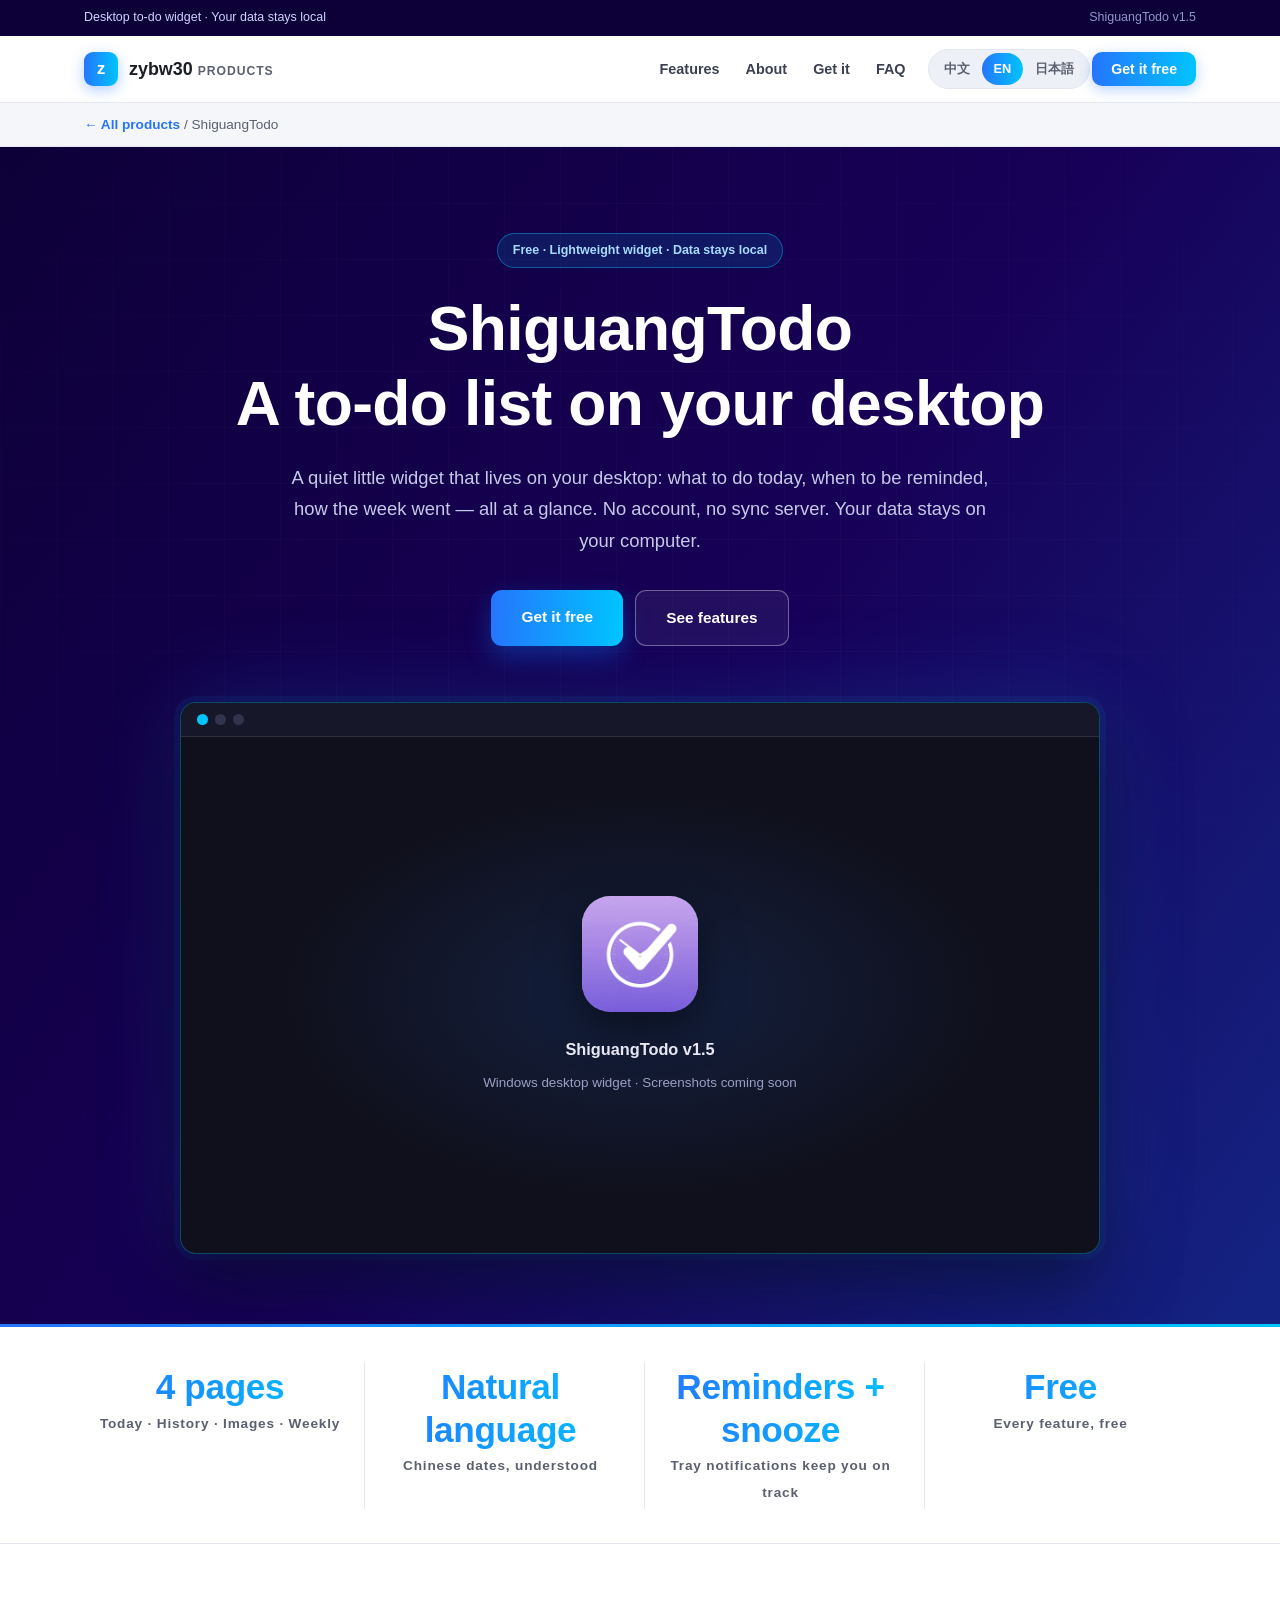
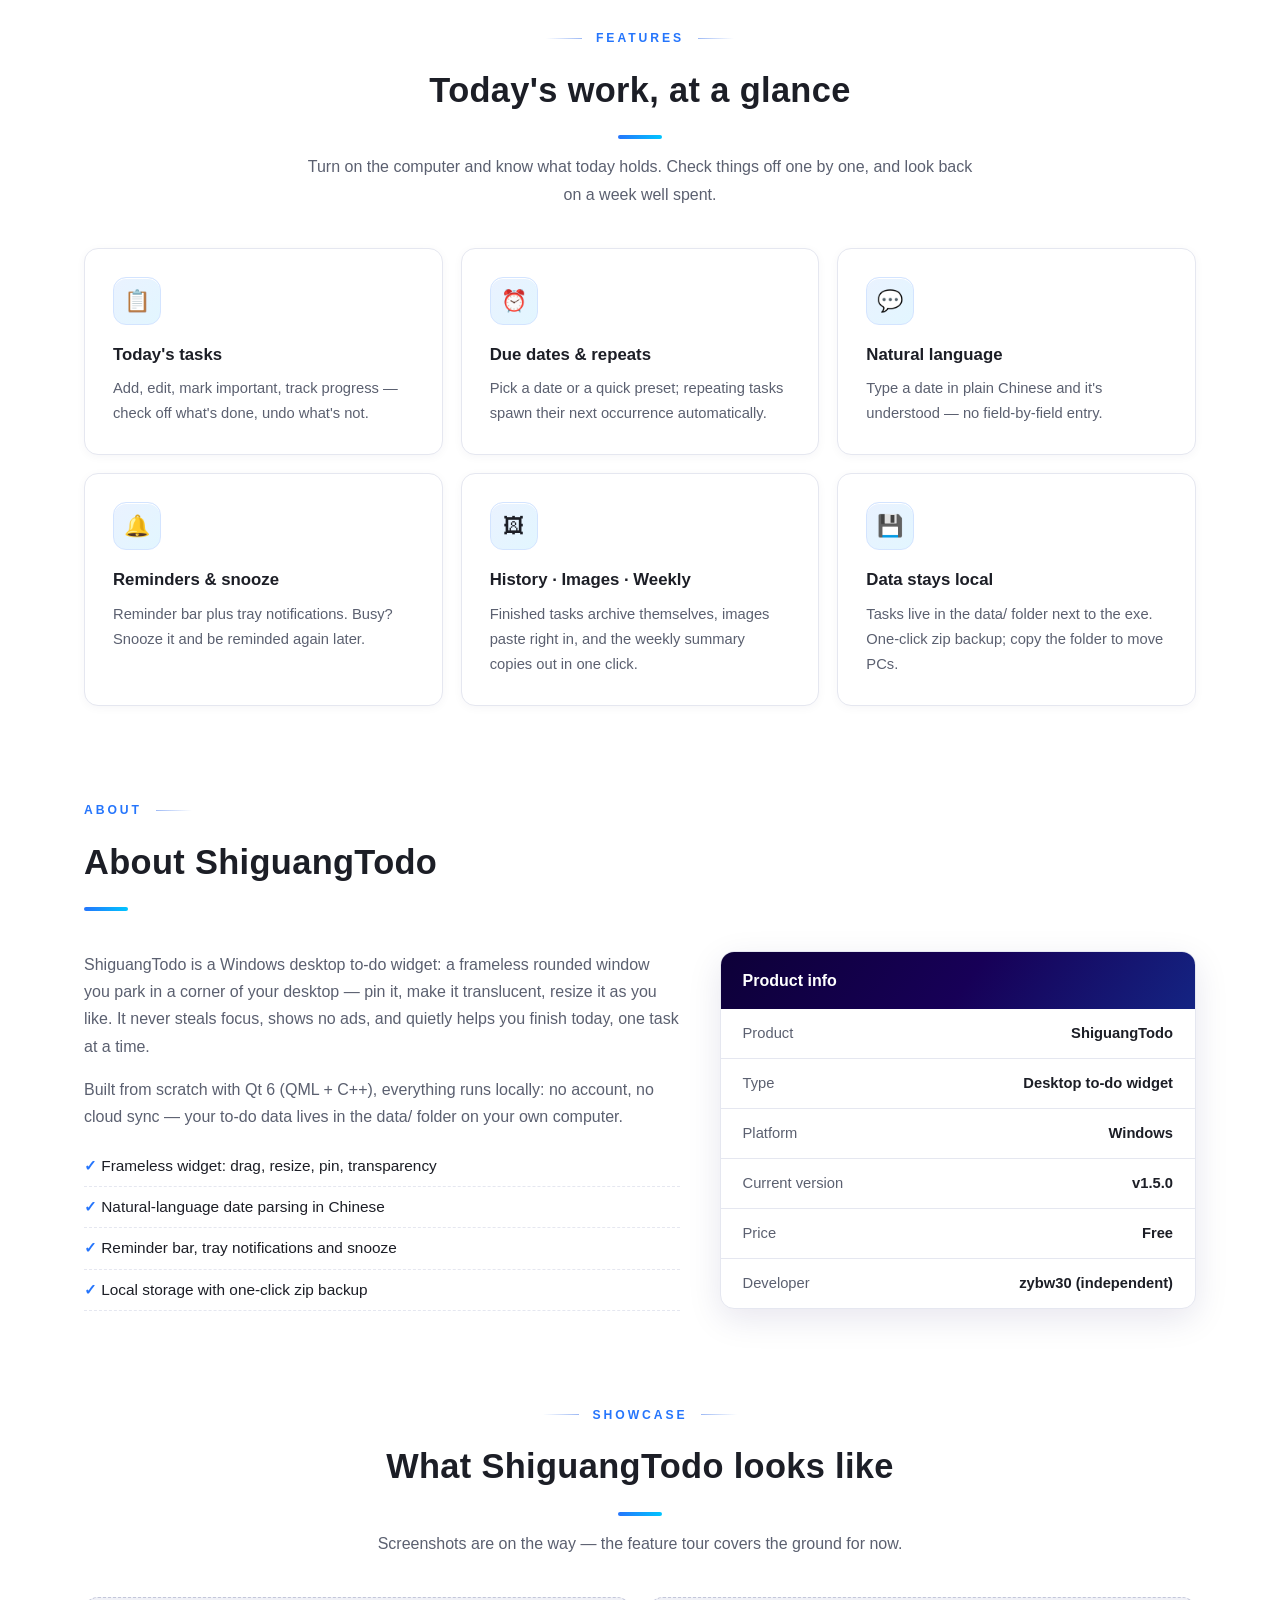
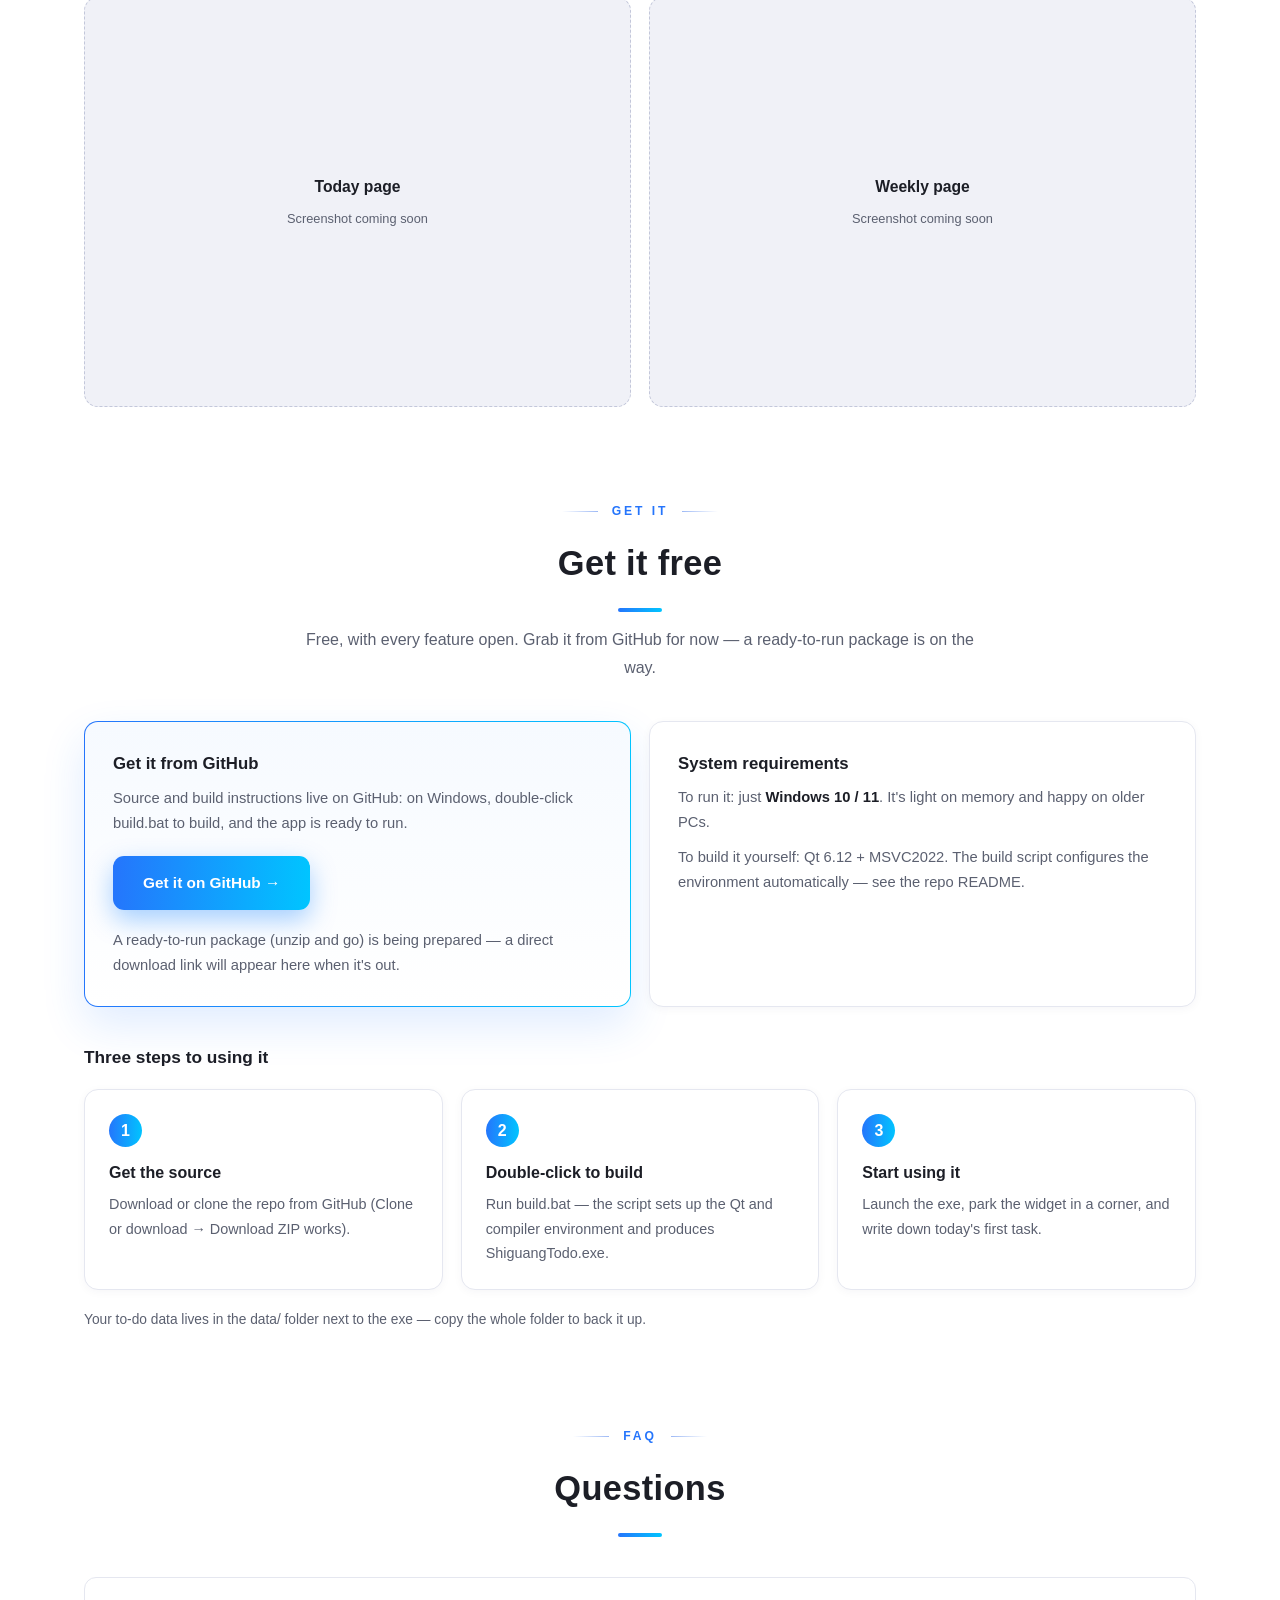
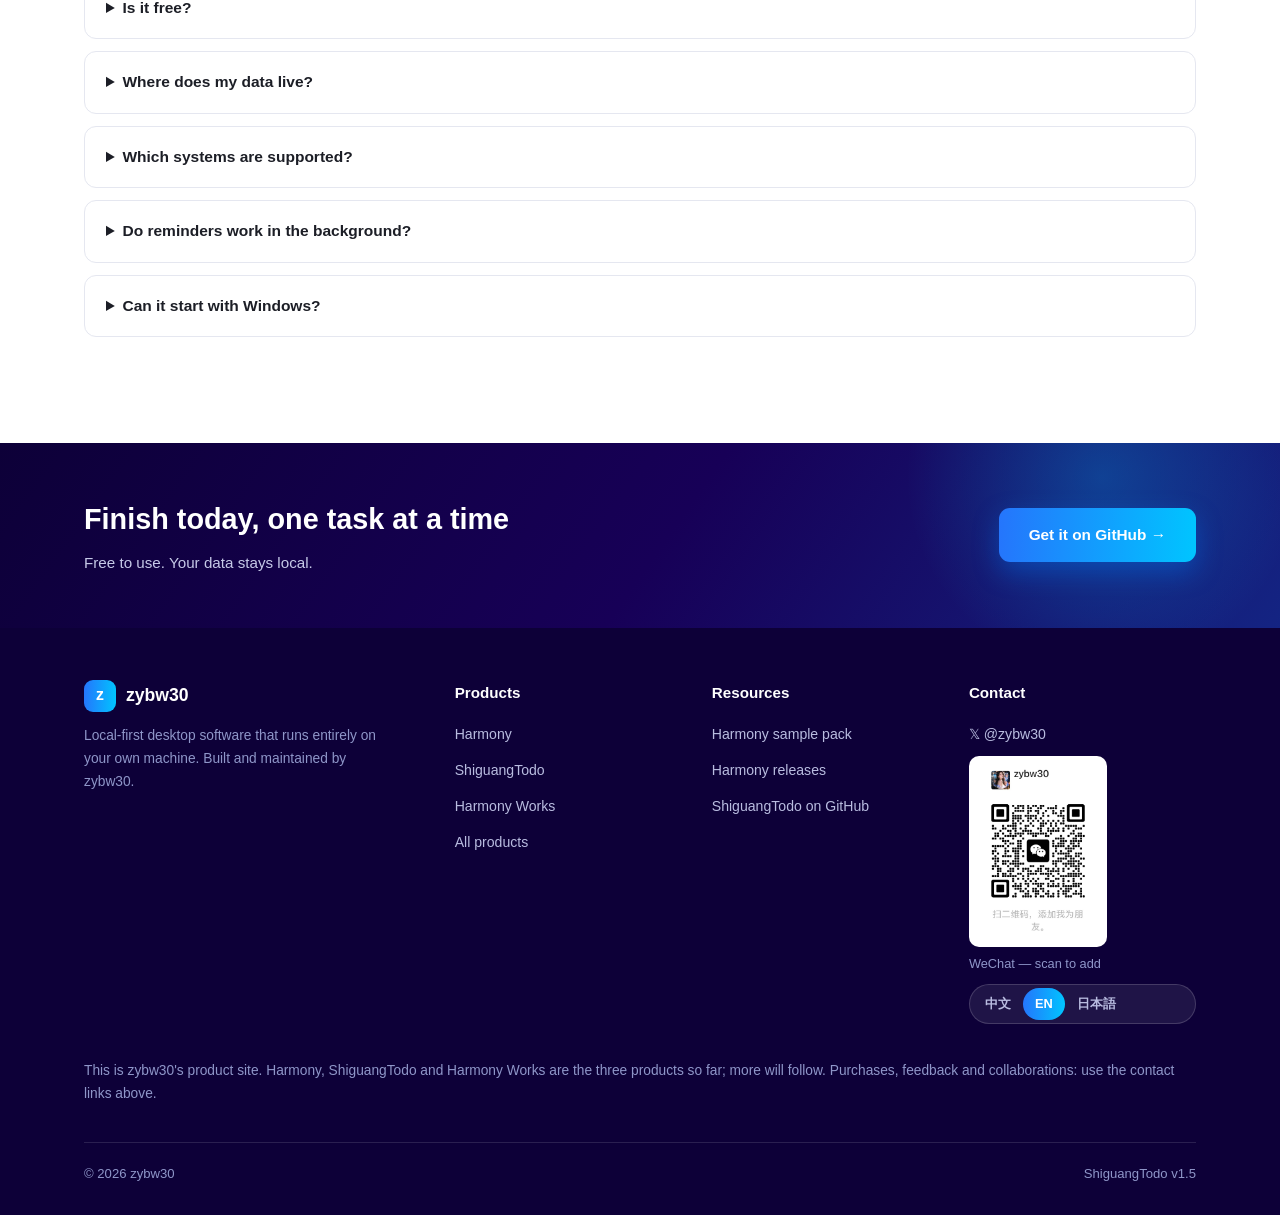
<file: todo-en.html>
<!DOCTYPE html>
<html lang="en">
<head>
<meta charset="UTF-8">
<meta name="viewport" content="width=device-width, initial-scale=1.0, viewport-fit=cover">
<title>ShiguangTodo · Desktop To-Do Widget | zybw30</title>
<meta name="description" content="ShiguangTodo: a to-do list that lives on your desktop — today's tasks, due reminders, natural-language dates and weekly summaries. Your data stays local. Free.">
<link rel="alternate" hreflang="zh-CN" href="todo.html">
<link rel="alternate" hreflang="en" href="todo-en.html">
<link rel="alternate" hreflang="ja" href="todo-ja.html">
<style>
  :root{
    --bg:#ffffff; --bg2:#f5f6fa; --card:#ffffff; --ink:#1c1e26; --muted:#5b6070;
    --line:#e5e7f0; --navy:#170057; --navy2:#0d0038; --blue:#2575fc; --cyan:#00c5ff;
    --grad:linear-gradient(92deg,#2575fc 0%,#00c5ff 100%);
    --grad-dark:linear-gradient(125deg,#0d0038 0%,#170057 52%,#123a9e 130%);
    --radius:14px; --shadow:0 10px 34px rgba(23,0,87,.10); --shadow-lg:0 24px 60px rgba(23,0,87,.16);
    --ease:cubic-bezier(.22,.8,.3,1);
    --serif:Georgia,"Times New Roman","Hiragino Mincho ProN","Yu Mincho","Noto Serif SC","Songti SC","STSong","SimSun",serif;
  }
  *{margin:0;padding:0;box-sizing:border-box}
  ::selection{background:#bcd9ff;color:var(--navy2)}
  html{scroll-behavior:smooth}
  body{font-family:-apple-system,BlinkMacSystemFont,"SF Pro Text","PingFang SC","Hiragino Sans GB","Microsoft YaHei",sans-serif;
    background:var(--bg); color:var(--ink); line-height:1.7; -webkit-font-smoothing:antialiased}
  .wrap{max-width:1160px;margin:0 auto;padding:0 24px}
  /* ---------- 顶部信息条 ---------- */
  .topbar{background:var(--navy2);color:#cfd2ff;font-size:.78rem}
  .topbar .wrap{display:flex;justify-content:space-between;align-items:center;height:36px;gap:14px}
  .topbar .tb-r{color:#8f96c9;white-space:nowrap}
  /* ---------- 导航 ---------- */
  nav{position:sticky;top:0;z-index:50;background:rgba(255,255,255,.92);
    backdrop-filter:blur(14px);-webkit-backdrop-filter:blur(14px);border-bottom:1px solid var(--line)}
  nav .wrap{display:flex;align-items:center;justify-content:space-between;height:66px;gap:16px}
  .brand{display:flex;align-items:center;gap:11px;font-weight:800;font-size:1.12rem;white-space:nowrap;color:var(--ink);text-decoration:none}
  .brand .mark{width:34px;height:34px;border-radius:9px;background:var(--grad);color:#fff;
    display:flex;align-items:center;justify-content:center;font-size:1.02rem;box-shadow:0 4px 14px rgba(37,117,252,.35)}
  .brand small{color:var(--muted);font-weight:600;font-size:.76rem;letter-spacing:.08em}
  nav ul{display:flex;gap:2px;list-style:none;align-items:center;flex-wrap:wrap}
  nav a.navlink{text-decoration:none;color:#3c4152;font-size:.9rem;font-weight:600;padding:8px 12px;border-radius:9px;white-space:nowrap}
  nav a.navlink:hover{color:var(--blue);background:#eef3ff}
  .langsel{display:flex;background:#eef0f7;border:1px solid var(--line);border-radius:999px;padding:3px;margin-left:8px}
  .langsel a{text-decoration:none;color:var(--muted);font-size:.8rem;font-weight:700;padding:5px 12px;border-radius:999px;white-space:nowrap}
  .langsel a.on{background:var(--grad);color:#fff}
  .nav-cta{text-decoration:none;background:var(--grad);color:#fff;font-weight:700;font-size:.88rem;
    padding:9px 19px;border-radius:10px;white-space:nowrap;box-shadow:0 4px 14px rgba(37,117,252,.30);transition:transform .18s var(--ease),box-shadow .18s var(--ease)}
  .nav-cta:hover{transform:translateY(-1px);box-shadow:0 8px 20px rgba(37,117,252,.4)}
  .paychips{display:flex;gap:8px;flex-wrap:wrap;margin-top:16px}
  .paychip{font-size:.76rem;color:var(--blue);background:#eaf2ff;border:1px solid #c9dcff;border-radius:999px;padding:4px 11px;font-weight:600}
  /* ---------- Hero ---------- */
  .hero{background:var(--grad-dark);color:#fff;padding:86px 0 70px;position:relative;overflow:hidden}
  .hero-grid{position:absolute;inset:0;pointer-events:none;opacity:.5;
    background-image:linear-gradient(rgba(255,255,255,.045) 1px,transparent 1px),linear-gradient(90deg,rgba(255,255,255,.045) 1px,transparent 1px);
    background-size:56px 56px;
    -webkit-mask-image:radial-gradient(ellipse 90% 70% at 50% 30%,#000 30%,transparent 75%);
    mask-image:radial-gradient(ellipse 90% 70% at 50% 30%,#000 30%,transparent 75%)}
  .hero::before{content:"";position:absolute;inset:auto -10% -55% auto;width:720px;height:720px;border-radius:50%;
    background:radial-gradient(closest-side,rgba(0,197,255,.28),transparent 70%);pointer-events:none}
  .hero::after{content:"";position:absolute;inset:-40% auto auto -12%;width:560px;height:560px;border-radius:50%;
    background:radial-gradient(closest-side,rgba(37,117,252,.35),transparent 70%);pointer-events:none}
  .hero .wrap{position:relative;z-index:1;text-align:center}
  .badge{display:inline-block;font-size:.78rem;color:#a8dcff;background:rgba(0,197,255,.12);
    border:1px solid rgba(0,197,255,.4);padding:6px 15px;border-radius:999px;margin-bottom:24px;font-weight:600}
  .hero h1{font-size:clamp(2.35rem,6.4vw,3.9rem);line-height:1.2;font-weight:800;letter-spacing:-.01em;margin-bottom:20px}
  .hero h1 .hl{background:var(--grad);-webkit-background-clip:text;background-clip:text;color:transparent}
  .hero p.lead{color:#c6c9e8;font-size:clamp(1rem,2.6vw,1.15rem);max-width:700px;margin:0 auto 34px}
  .cta{display:flex;gap:12px;justify-content:center;flex-wrap:wrap}
  .btn{display:inline-block;text-decoration:none;font-weight:700;font-size:.96rem;
    padding:14px 30px;border-radius:11px;transition:transform .15s ease,box-shadow .15s ease}
  .btn.primary{background:var(--grad);color:#fff;box-shadow:0 10px 26px rgba(0,120,255,.35)}
  .btn.primary:hover{transform:translateY(-2px);box-shadow:0 16px 34px rgba(0,120,255,.45)}
  .btn.ghost{background:rgba(255,255,255,.06);color:#fff;border:1px solid rgba(255,255,255,.35)}
  .btn.ghost:hover{border-color:var(--cyan)}
  /* ---------- 关键数据带 ---------- */
  .databand{background:#fff;border-bottom:1px solid var(--line);position:relative}
  .databand::before{content:"";position:absolute;top:0;left:0;right:0;height:3px;background:var(--grad)}
  .databand .wrap{display:grid;grid-template-columns:repeat(2,1fr);gap:10px 8px;padding:38px 24px 34px}
  @media(min-width:760px){.databand .wrap{grid-template-columns:repeat(4,1fr)}
    .stat{border-left:1px solid var(--line)} .stat:first-child{border-left:none}}
  .stat{text-align:center;padding:4px 6px}
  .stat b{font-size:2.2rem;display:block;font-weight:800;line-height:1.2;letter-spacing:-.01em;
    background:var(--grad);-webkit-background-clip:text;background-clip:text;color:transparent;font-variant-numeric:tabular-nums}
  .stat small{color:var(--muted);font-size:.85rem;font-weight:600;letter-spacing:.06em}
  /* ---------- 产品截图框 ---------- */
  .frame{margin:56px auto 0;max-width:920px;background:#10101c;border:1px solid rgba(0,197,255,.32);
    border-radius:16px;overflow:hidden;box-shadow:0 30px 70px rgba(0,0,0,.5),0 0 0 6px rgba(0,197,255,.06),0 0 90px rgba(37,117,252,.25);text-align:left}
  .frame-bar{display:flex;align-items:center;gap:7px;padding:11px 16px;border-bottom:1px solid rgba(255,255,255,.1);background:#17172a}
  .frame-bar i{width:11px;height:11px;border-radius:50%;background:#33334d;display:block}
  .frame-bar i:first-child{background:var(--cyan)}
  .frame-img{display:block;width:100%}
  .frame-body{aspect-ratio:16/9;display:flex;align-items:center;justify-content:center;text-align:center;padding:28px;color:#e8e9f5;
    background:radial-gradient(closest-side,rgba(37,117,252,.16),transparent 78%)}
  .frame-body .shot-label{font-weight:700;font-size:1.02rem}
  .frame-body .shot-label span{display:block;font-weight:400;font-size:.84rem;color:#9aa0c3;margin-top:8px}
  /* ---------- 通用版块 ---------- */
  section.block{padding:84px 0 10px}
  section.band{background:var(--bg2);margin-top:64px;padding:70px 0 64px}
  .sechead{text-align:center;margin-bottom:40px}
  .kicker{font-size:.76rem;font-weight:800;color:var(--blue);letter-spacing:.24em;margin-bottom:12px;text-transform:uppercase;
    display:flex;align-items:center;gap:14px;justify-content:center}
  .kicker::before,.kicker::after{content:"";height:1px;width:36px;background:linear-gradient(90deg,transparent,#9db9f5)}
  .kicker::after{background:linear-gradient(90deg,#9db9f5,transparent)}
  .sechead.left .kicker{justify-content:flex-start}
  .sechead.left .kicker::before{display:none}
  h2.sec{font-size:clamp(1.55rem,4.4vw,2.15rem);font-weight:800;letter-spacing:.01em}
  .secbar{width:44px;height:4px;border-radius:2px;background:var(--grad);margin:16px auto 0}
  p.secdesc{color:var(--muted);max-width:680px;margin:14px auto 0;text-align:center}
  .sechead.left{text-align:left}
  .sechead.left p.secdesc{margin-left:0;text-align:left}
  .sechead.left .secbar{margin-left:0}
  .grid{display:grid;gap:18px}
  @media(min-width:640px){.grid.cols2{grid-template-columns:1fr 1fr}.grid.cols3{grid-template-columns:1fr 1fr 1fr}}
  .card{background:var(--card);border:1px solid var(--line);border-radius:var(--radius);padding:28px;position:relative;overflow:hidden;
    box-shadow:0 2px 10px rgba(23,0,87,.04);transition:transform .25s var(--ease),box-shadow .25s var(--ease),border-color .25s var(--ease)}
  .card::before{content:"";position:absolute;top:0;left:0;right:0;height:3px;background:var(--grad);
    transform:scaleX(0);transform-origin:left;transition:transform .3s var(--ease)}
  .card:hover{transform:translateY(-4px);box-shadow:var(--shadow-lg);border-color:#c9dcff}
  .card:hover::before{transform:scaleX(1)}
  .card .icon{width:48px;height:48px;border-radius:13px;background:linear-gradient(135deg,#eaf2ff,#e2f6ff);border:1px solid #d3e4ff;
    display:flex;align-items:center;justify-content:center;font-size:1.32rem;margin-bottom:16px;box-shadow:inset 0 1px 0 #fff}
  .card h3{font-size:1.05rem;margin-bottom:7px}
  .card p{color:var(--muted);font-size:.92rem}
  /* ---------- 关于: 左文右信息表 ---------- */
  .about-grid{display:grid;gap:26px}
  @media(min-width:860px){.about-grid{grid-template-columns:1.25fr 1fr;gap:40px}}
  .about-txt p{color:var(--muted);margin-bottom:16px}
  .afeats{list-style:none;margin-top:6px}
  .afeats li{padding:7px 0;font-size:.96rem;border-bottom:1px dashed var(--line)}
  .afeats li::before{content:"✓ ";color:var(--blue);font-weight:800}
  .infocard{background:var(--card);border:1px solid var(--line);border-radius:var(--radius);box-shadow:var(--shadow);overflow:hidden;align-self:start}
  .infocard .ihead{background:var(--grad-dark);color:#fff;font-weight:800;padding:15px 22px;font-size:1rem}
  .irow{display:flex;justify-content:space-between;gap:18px;padding:12px 22px;border-bottom:1px solid var(--line);font-size:.92rem}
  .irow:last-child{border-bottom:none}
  .irow span{color:var(--muted);white-space:nowrap}
  .irow b{font-weight:700;text-align:right}
  /* ---------- 产品历程 ---------- */
  .timeline{max-width:820px;margin:0 auto;position:relative;padding-left:26px}
  .timeline::before{content:"";position:absolute;left:6px;top:8px;bottom:8px;width:2px;background:linear-gradient(180deg,var(--blue),var(--cyan))}
  .tl-item{position:relative;padding:0 0 30px 18px}
  .tl-item:last-child{padding-bottom:4px}
  .tl-item::before{content:"";position:absolute;left:-26px;top:7px;width:14px;height:14px;border-radius:50%;
    background:#fff;border:3px solid var(--blue);box-shadow:0 0 0 5px #eaf2ff}
  .tl-date{display:inline-block;font-weight:800;color:var(--blue);background:#eaf2ff;border:1px solid #c9dcff;
    border-radius:999px;padding:2px 12px;font-size:.8rem;margin-bottom:7px}
  .tl-item h3{font-size:1.02rem;margin-bottom:4px}
  .tl-item p{color:var(--muted);font-size:.92rem}
  /* ---------- 展示 ---------- */
  .show-grid{display:grid;gap:18px}
  @media(min-width:640px){.show-grid{grid-template-columns:1fr 1fr}}
  .shot{background:#f0f1f7;border:1px dashed #c3c7da;border-radius:var(--radius);
    display:flex;align-items:center;justify-content:center;text-align:center;padding:26px 18px;aspect-ratio:4/3}
  .shot .shot-label{font-weight:700;font-size:.98rem}
  .shot .shot-label span{display:block;font-weight:400;font-size:.8rem;color:var(--muted);margin-top:7px}
  .showcase-img{margin:0;border-radius:var(--radius);overflow:hidden;border:1px solid var(--line);box-shadow:var(--shadow-lg)}
  .showcase-img img{display:block;width:100%}
  /* ---------- 价格 ---------- */
  .price-card{overflow:visible}
  .price-card::before{border-radius:14px 14px 0 0}
  .price-card{position:relative;border:1px solid transparent;
    background:linear-gradient(180deg,#f6faff,#ffffff) padding-box,var(--grad) border-box;
    box-shadow:0 18px 44px rgba(37,117,252,.14)}
  .price-badge{position:absolute;top:-13px;left:26px;background:var(--grad);color:#fff;
    font-size:.74rem;font-weight:800;padding:4px 13px;border-radius:999px;letter-spacing:.05em}
  .price-row{display:flex;align-items:baseline;gap:13px;flex-wrap:wrap;margin:8px 0 12px}
  .price-now{font-size:3rem;font-weight:800;letter-spacing:-.02em;background:var(--grad);
    -webkit-background-clip:text;background-clip:text;color:transparent}
  .price-was{color:var(--muted);text-decoration:line-through;font-size:1.05rem}
  .price-note{color:var(--muted);font-size:.88rem}
  .price-feats{list-style:none;margin:16px 0 22px}
  .price-feats li{padding:5px 0;font-size:.95rem}
  .price-feats li::before{content:"✓ ";color:var(--blue);font-weight:800}
  .steps{display:grid;gap:18px}
  @media(min-width:640px){.steps{grid-template-columns:1fr 1fr 1fr}}
  .step{background:var(--card);border:1px solid var(--line);border-radius:var(--radius);padding:24px;box-shadow:0 2px 10px rgba(23,0,87,.04)}
  .step .num{width:33px;height:33px;border-radius:50%;background:var(--grad);color:#fff;
    display:flex;align-items:center;justify-content:center;font-weight:800;margin-bottom:12px}
  .step h3{font-size:1rem;margin-bottom:6px}
  .step p{color:var(--muted);font-size:.9rem}
  .fineprint{color:var(--muted);font-size:.86rem;margin-top:18px}
  /* ---------- FAQ ---------- */
  details.faq{background:var(--card);border:1px solid var(--line);border-radius:12px;padding:17px 21px;margin-bottom:12px}
  details.faq summary{cursor:pointer;font-weight:700;font-size:.97rem;transition:color .15s ease}
  details.faq summary:hover{color:var(--blue)}
  details.faq[open ]{border-color:#bcd4ff;box-shadow:0 6px 22px rgba(23,0,87,.06)}
  details.faq[open ] summary{color:var(--blue)}
  details.faq p{color:var(--muted);font-size:.92rem;margin-top:10px}
  /* ---------- CTA 带 ---------- */
  .ctaband{margin-top:84px;background:var(--grad-dark);color:#fff;position:relative;overflow:hidden}
  .ctaband::before{content:"";position:absolute;inset:auto -8% -70% auto;width:560px;height:560px;border-radius:50%;
    background:radial-gradient(closest-side,rgba(0,197,255,.25),transparent 70%);pointer-events:none}
  .ctaband .wrap{position:relative;z-index:1}
  .ctaband .wrap{padding:52px 24px;display:flex;flex-wrap:wrap;gap:20px;align-items:center;justify-content:space-between}
  .ctaband h2{font-size:clamp(1.35rem,3.6vw,1.8rem);font-weight:800}
  .ctaband p{color:#c6c9e8;font-size:.95rem;margin-top:6px}
  /* ---------- 页脚 ---------- */
  footer{background:var(--navy2);color:#b9bce0}
  footer .wrap{padding:52px 24px 30px}
  .fgrid{display:grid;gap:30px}
  @media(min-width:760px){.fgrid{grid-template-columns:1.5fr 1fr 1fr 1fr}}
  footer .fbrand{display:flex;align-items:center;gap:10px;font-weight:800;font-size:1.1rem;color:#fff;margin-bottom:12px}
  footer .fbrand .mark{width:32px;height:32px;border-radius:9px;background:var(--grad);color:#fff;
    display:flex;align-items:center;justify-content:center;font-size:.98rem}
  footer h4{color:#fff;font-size:.95rem;margin-bottom:14px}
  footer ul{list-style:none}
  footer li{margin-bottom:9px}
  footer a{color:#b9bce0;text-decoration:none;font-size:.88rem}
  footer a:hover{color:var(--cyan)}
  footer .fabout{font-size:.86rem;color:#8f96c9;max-width:300px}
  footer .langsel{background:rgba(255,255,255,.08);border-color:rgba(255,255,255,.16);margin:0}
  .wxqr{width:138px;border-radius:10px;display:block;margin-top:8px;background:#fff}
  .wxcap{font-size:.8rem;color:#8f96c9;margin-top:6px}
  footer .langsel a{color:#b9bce0}
  .fbar{border-top:1px solid rgba(255,255,255,.12);margin-top:36px;padding-top:20px;
    display:flex;flex-wrap:wrap;gap:10px 26px;justify-content:space-between;font-size:.82rem;color:#8f96c9}
  /* ---------- 动效 ---------- */
  .reveal{opacity:0;transform:translateY(18px);transition:opacity .6s ease,transform .6s ease}
  .reveal.in{opacity:1;transform:none}
  @media(prefers-reduced-motion:reduce){.reveal{opacity:1;transform:none;transition:none}}
  @media(max-width:560px){nav ul .navlink.hideS{display:none}.topbar .tb-r{display:none}}
  /* ---------- 面包屑 ---------- */
  .crumb{background:#f5f6fa;border-bottom:1px solid var(--line);font-size:.85rem;color:var(--muted)}
  .crumb .wrap{padding:10px 24px}
  .crumb a{color:var(--blue);text-decoration:none;font-weight:600}
  .crumb a:hover{text-decoration:underline}
  /* ---------- 产品卡 ---------- */
  .pcard{padding:0;display:flex;flex-direction:column}
  .pcard .pvisual{height:200px;overflow:hidden;background:var(--grad-dark);display:flex;align-items:center;justify-content:center;position:relative}
  .pcard .pvisual img.cover{width:100%;height:100%;object-fit:cover;object-position:top;display:block}
  .pcard .pvisual img.appicon{width:100px;height:100px;border-radius:25px;box-shadow:0 14px 34px rgba(0,0,0,.45)}
  .pcard .pvisual .plus{font-size:3rem;font-weight:300;color:#9aa0c3}
  .pcard .pvisual .works-mark{font-size:3.4rem;filter:drop-shadow(0 10px 22px rgba(0,0,0,.45))}
  .pcard .pbody{padding:26px 26px 28px;display:flex;flex-direction:column;flex:1}
  .pcard h3{font-size:1.22rem;margin-bottom:2px}
  .pcard .ptag{color:var(--blue);font-weight:700;font-size:.86rem;margin-bottom:10px}
  .pcard p.pdesc{color:var(--muted);font-size:.92rem;flex:1}
  .pcard .ptags{display:flex;gap:8px;flex-wrap:wrap;margin:16px 0 20px}
  .pcard .btn{align-self:flex-start;padding:12px 24px;font-size:.9rem}
  .pcard.more{background:#fafbfe;border-style:dashed}
  .pcard.more .pvisual{background:#eef0f7}
  .pcard.more:hover{transform:none;box-shadow:0 2px 10px rgba(23,0,87,.04)}
  /* ---------- Hero 图标框 ---------- */
  .frame-body img.hero-icon{width:116px;height:116px;border-radius:28px;box-shadow:0 16px 40px rgba(0,0,0,.5);margin-bottom:16px}

  /* ================================================================
     主页画廊版（2026-11-22 借鉴 Oil Art Landing，仅 body.gallery 生效；
     Harmony / 待办详情页不带 gallery 类，渲染不受影响）
     ================================================================ */
  .gallery{background:#FAF6EF}
  /* 顶栏 + 导航 */
  .gallery .topbar{background:#1E3A2F;color:#D8E2D9}
  .gallery .topbar .tb-r{color:#9DB3A4}
  .gallery nav{background:rgba(250,246,239,.92)}
  .gallery .brand .mark{background:#1E3A2F;box-shadow:0 4px 14px rgba(30,58,47,.3)}
  .gallery nav a.navlink:hover{color:#1E3A2F;background:#E9EFEA}
  .gallery .langsel a.on{background:#1E3A2F}
  .gallery .nav-cta{background:#1E3A2F;box-shadow:0 4px 14px rgba(30,58,47,.3)}
  .gallery .nav-cta:hover{box-shadow:0 8px 20px rgba(30,58,47,.4)}
  /* Hero：浅色编辑式两栏 */
  .gallery .hero{background:#FAF6EF;color:#1C1A16;padding:76px 0 70px}
  .gallery .hero-grid,.gallery .hero::before,.gallery .hero::after{display:none}
  .gallery .hero .wrap.hero-in{position:relative;z-index:1;text-align:left;display:grid;grid-template-columns:1.05fr .95fr;gap:56px;align-items:center}
  .gallery .hero .badge{background:transparent;border:none;color:#1E3A2F;padding:0;margin-bottom:22px;font-size:.76rem;letter-spacing:.3em;font-weight:800}
  .gallery .hero h1{font-family:var(--serif);font-size:clamp(2.6rem,5.4vw,4.1rem);line-height:1.18;color:#1C1A16}
  .gallery .hero h1 .hl{background:none;-webkit-background-clip:border-box;background-clip:border-box;color:#1E3A2F;-webkit-text-fill-color:#1E3A2F;display:block}
  .gallery .hero p.lead{color:#6E675C;margin:24px 0 32px;max-width:520px}
  .gallery .hero .cta{justify-content:flex-start}
  .gallery .hero .btn{border-radius:999px}
  .gallery .hero .btn.primary{background:#1E3A2F;box-shadow:0 10px 26px rgba(30,58,47,.3)}
  .gallery .hero .btn.primary:hover{box-shadow:0 16px 34px rgba(30,58,47,.4)}
  .gallery .hero .btn.ghost{background:transparent;color:#1C1A16;border:1.5px solid #1C1A16}
  .gallery .hero .btn.ghost:hover{border-color:#1E3A2F;color:#1E3A2F}
  .gallery .hero-imgs{position:relative}
  .gallery .hero-main{width:100%;aspect-ratio:4/5;object-fit:cover;display:block;border-radius:6px}
  .gallery .hero-sub{position:absolute;left:-38px;bottom:34px;width:46%;aspect-ratio:4/3;object-fit:cover;border-radius:6px;border:6px solid #FAF6EF;box-shadow:0 18px 44px rgba(28,26,22,.22)}
  .gallery .hero-cap{font-size:.8rem;color:#8A8272;margin-top:14px;text-align:right}
  /* 数据带 */
  .gallery .databand{background:transparent;border-top:1px solid #E4DCCB}
  .gallery .databand::before{display:none}
  .gallery .stat b{font-family:var(--serif);background:none;-webkit-background-clip:border-box;background-clip:border-box;color:#1C1A16;-webkit-text-fill-color:#1C1A16}
  .gallery .stat small{color:#8A8272}
  /* 版块标题：左对齐 + 底线 */
  .gallery .sechead{text-align:left;border-bottom:2px solid #1C1A16;padding-bottom:18px}
  .gallery .sechead .kicker{justify-content:flex-start;color:#1E3A2F}
  .gallery .sechead .kicker::before{display:none}
  .gallery .sechead .kicker::after{background:linear-gradient(90deg,#9DB3A4,transparent)}
  .gallery h2.sec{font-family:var(--serif);font-size:clamp(1.6rem,4vw,2rem)}
  .gallery .secbar{display:none}
  .gallery p.secdesc{margin-left:0;text-align:left;color:#8A8272}
  /* 产品画廊墙 */
  @media(min-width:640px){
    .gallery .grid.cols3.wall{grid-template-columns:repeat(12,1fr)}
    .gallery .pcard.big{grid-column:span 7}
    .gallery .pcard.small{grid-column:span 5}
    .gallery .pcard.small.works{grid-column:6 / span 7}
  }
  .gallery .pcard{background:transparent;border:none;box-shadow:none}
  .gallery .pcard:hover{transform:none;box-shadow:none}
  .gallery .pcard::before{display:none}
  .gallery .pcard .pvisual{height:auto;border-radius:6px;overflow:hidden;background:#1E3A2F}
  .gallery .pcard.big .pvisual{aspect-ratio:16/9}
  .gallery .pcard.small .pvisual{aspect-ratio:16/10}
  .gallery .pcard .pbody{padding:18px 2px 0}
  .gallery .pcard h3{font-family:var(--serif);font-size:1.45rem}
  .gallery .pcard .ptag{color:#1E3A2F}
  .gallery .pcard .ptags{gap:0}
  .gallery .pcard .paychip{background:none;border:none;padding:0;color:#8A8272;font-size:.84rem;font-weight:600}
  .gallery .pcard .paychip + .paychip::before{content:"·";margin:0 8px;color:#C9C2B2}
  .gallery .pcard .btn{align-self:flex-start;background:none;color:#1C1A16;box-shadow:none;border:none;border-bottom:1.5px solid #1C1A16;border-radius:0;padding:0 0 2px;font-size:.92rem}
  .gallery .pcard .btn:hover{transform:none;color:#1E3A2F;border-color:#1E3A2F}
  /* 坚持：无卡片线条项 */
  .gallery section.band{background:transparent}
  .gallery .vals{display:grid;gap:28px}
  @media(min-width:640px){.gallery .vals{grid-template-columns:repeat(3,1fr)}}
  .gallery .val{border-top:2px solid #1C1A16;padding-top:16px}
  .gallery .val h3{font-family:var(--serif);font-size:1.1rem;margin-bottom:6px}
  .gallery .val p{color:#6E675C;font-size:.9rem}
  /* CTA 带 */
  .gallery .ctaband{background:#1E3A2F}
  .gallery .ctaband::before{display:none}
  .gallery .ctaband h2{font-family:var(--serif)}
  .gallery .ctaband p{color:#C9D6CB}
  .gallery .ctaband .btn.primary{background:#FAF6EF;color:#1E3A2F;box-shadow:none}
  .gallery .ctaband .btn.primary:hover{box-shadow:0 12px 26px rgba(0,0,0,.25)}
  .gallery .ctaband .btn.ghost{border-color:rgba(250,246,239,.6);color:#FAF6EF}
  /* 页脚 */
  .gallery footer{background:#1E3A2F}
  .gallery footer .fbrand .mark{background:#FAF6EF;color:#1E3A2F}
  .gallery footer a{color:#D8E2D9}
  .gallery footer a:hover{color:#fff}
  .gallery footer .fabout{color:#9DB3A4}
  .gallery footer .fnote{color:#9DB3A4}
  .gallery footer .wxcap{color:#9DB3A4}
  .gallery footer .fbar{border-top-color:rgba(255,255,255,.15);color:#9DB3A4}
  .gallery footer .langsel a.on{background:#FAF6EF;color:#1E3A2F}
  /* 响应式 */
  @media(max-width:820px){
    .gallery .hero .wrap.hero-in{grid-template-columns:1fr;gap:40px}
    .gallery .hero-sub{left:12px}
    .gallery .hero{padding:56px 0 60px}
  }

</style>
</head>
<body>

<div class="topbar">
  <div class="wrap">
    <span>Desktop to-do widget · Your data stays local</span>
    <span class="tb-r">ShiguangTodo v1.5</span>
  </div>
</div>

<nav>
  <div class="wrap">
    <a class="brand" href="en.html"><span class="mark">z</span><span>zybw30 <small>PRODUCTS</small></span></a>
    <ul>
      <li><a class="navlink hideS" href="#features">Features</a></li>
      <li><a class="navlink hideS" href="#about">About</a></li>
      <li><a class="navlink hideS" href="#get">Get it</a></li>
      <li><a class="navlink hideS" href="#faq">FAQ</a></li>
      <li class="langsel"><a href="todo.html" class="">中文</a><a href="todo-en.html" class="on">EN</a><a href="todo-ja.html" class="">日本語</a></li>
      <li><a class="nav-cta" href="#get">Get it free</a></li>
    </ul>
  </div>
</nav>

<div class="crumb"><div class="wrap"><a href="en.html">← All products</a> / ShiguangTodo</div></div>

<header class="hero">
  <div class="hero-grid"></div>
  <div class="wrap">
    <div class="badge reveal">Free · Lightweight widget · Data stays local</div>
    <h1 class="reveal">ShiguangTodo<br>A to-do list on your desktop</h1>
    <p class="lead reveal">A quiet little widget that lives on your desktop: what to do today, when to be reminded, how the week went — all at a glance. No account, no sync server. Your data stays on your computer.</p>
    <div class="cta reveal">
      <a class="btn primary" href="#get">Get it free</a>
      <a class="btn ghost" href="#features">See features</a>
    </div>
    <div class="frame reveal">
      <div class="frame-bar"><i></i><i></i><i></i></div>
      <div class="frame-body">
        <div>
          <img class="hero-icon" src="assets/todo-icon.png" alt="ShiguangTodo">
          <div class="shot-label">ShiguangTodo v1.5<span>Windows desktop widget · Screenshots coming soon</span></div>
        </div>
      </div>
    </div>
  </div>
</header>

<div class="databand">
  <div class="wrap">
    <div class="stat reveal"><b>4 pages</b><small>Today · History · Images · Weekly</small></div>
    <div class="stat reveal"><b>Natural language</b><small>Chinese dates, understood</small></div>
    <div class="stat reveal"><b>Reminders + snooze</b><small>Tray notifications keep you on track</small></div>
    <div class="stat reveal"><b>Free</b><small>Every feature, free</small></div>
  </div>
</div>

<main class="wrap">

  <section class="block" id="features">
    <div class="sechead reveal">
      <div class="kicker">Features</div>
      <h2 class="sec">Today's work, at a glance</h2>
      <div class="secbar"></div>
      <p class="secdesc">Turn on the computer and know what today holds. Check things off one by one, and look back on a week well spent.</p>
    </div>
    <div class="grid cols3">
      <div class="card reveal"><div class="icon">📋</div><h3>Today's tasks</h3><p>Add, edit, mark important, track progress — check off what's done, undo what's not.</p></div>
      <div class="card reveal"><div class="icon">⏰</div><h3>Due dates & repeats</h3><p>Pick a date or a quick preset; repeating tasks spawn their next occurrence automatically.</p></div>
      <div class="card reveal"><div class="icon">💬</div><h3>Natural language</h3><p>Type a date in plain Chinese and it's understood — no field-by-field entry.</p></div>
      <div class="card reveal"><div class="icon">🔔</div><h3>Reminders & snooze</h3><p>Reminder bar plus tray notifications. Busy? Snooze it and be reminded again later.</p></div>
      <div class="card reveal"><div class="icon">🖼</div><h3>History · Images · Weekly</h3><p>Finished tasks archive themselves, images paste right in, and the weekly summary copies out in one click.</p></div>
      <div class="card reveal"><div class="icon">💾</div><h3>Data stays local</h3><p>Tasks live in the data/ folder next to the exe. One-click zip backup; copy the folder to move PCs.</p></div>
    </div>
  </section>

  <section class="block" id="about">
    <div class="sechead left reveal">
      <div class="kicker">ABOUT</div>
      <h2 class="sec">About ShiguangTodo</h2>
      <div class="secbar"></div>
    </div>
    <div class="about-grid">
      <div class="about-txt reveal">
        <p>ShiguangTodo is a Windows desktop to-do widget: a frameless rounded window you park in a corner of your desktop — pin it, make it translucent, resize it as you like. It never steals focus, shows no ads, and quietly helps you finish today, one task at a time.</p>
        <p>Built from scratch with Qt 6 (QML + C++), everything runs locally: no account, no cloud sync — your to-do data lives in the data/ folder on your own computer.</p>
        <ul class="afeats">
          <li>Frameless widget: drag, resize, pin, transparency</li>
          <li>Natural-language date parsing in Chinese</li>
          <li>Reminder bar, tray notifications and snooze</li>
          <li>Local storage with one-click zip backup</li>
        </ul>
      </div>
      <div class="infocard reveal">
        <div class="ihead">Product info</div>
        <div class="irow"><span>Product</span><b>ShiguangTodo</b></div>
        <div class="irow"><span>Type</span><b>Desktop to-do widget</b></div>
        <div class="irow"><span>Platform</span><b>Windows</b></div>
        <div class="irow"><span>Current version</span><b>v1.5.0</b></div>
        <div class="irow"><span>Price</span><b>Free</b></div>
        <div class="irow"><span>Developer</span><b>zybw30 (independent)</b></div>
      </div>
    </div>
  </section>

  <section class="block" id="showcase">
    <div class="sechead reveal">
      <div class="kicker">Showcase</div>
      <h2 class="sec">What ShiguangTodo looks like</h2>
      <div class="secbar"></div>
      <p class="secdesc">Screenshots are on the way — the feature tour covers the ground for now.</p>
    </div>
    <div class="show-grid">
      <div class="shot reveal"><div class="shot-label">Today page<span>Screenshot coming soon</span></div></div>
      <div class="shot reveal"><div class="shot-label">Weekly page<span>Screenshot coming soon</span></div></div>
    </div>
  </section>

  <section class="block" id="get">
    <div class="sechead reveal">
      <div class="kicker">Get it</div>
      <h2 class="sec">Get it free</h2>
      <div class="secbar"></div>
      <p class="secdesc">Free, with every feature open. Grab it from GitHub for now — a ready-to-run package is on the way.</p>
    </div>
    <div class="grid cols2">
      <div class="card price-card reveal">
        <h3>Get it from GitHub</h3>
        <p style="margin:8px 0 20px">Source and build instructions live on GitHub: on Windows, double-click build.bat to build, and the app is ready to run.</p>
        <a class="btn primary" href="https://github.com/zybw30/todo" target="_blank" rel="noopener">Get it on GitHub →</a>
        <p class="fineprint">A ready-to-run package (unzip and go) is being prepared — a direct download link will appear here when it's out.</p>
      </div>
      <div class="card reveal">
        <h3>System requirements</h3>
        <p>To run it: just <strong style="color:var(--ink)">Windows 10 / 11</strong>. It's light on memory and happy on older PCs.</p>
        <p style="margin-top:10px">To build it yourself: Qt 6.12 + MSVC2022. The build script configures the environment automatically — see the repo README.</p>
      </div>
    </div>
    <h3 class="reveal" style="margin:36px 0 16px;font-size:1.08rem">Three steps to using it</h3>
    <div class="steps">
      <div class="step reveal"><div class="num">1</div><h3>Get the source</h3><p>Download or clone the repo from GitHub (Clone or download → Download ZIP works).</p></div>
      <div class="step reveal"><div class="num">2</div><h3>Double-click to build</h3><p>Run build.bat — the script sets up the Qt and compiler environment and produces ShiguangTodo.exe.</p></div>
      <div class="step reveal"><div class="num">3</div><h3>Start using it</h3><p>Launch the exe, park the widget in a corner, and write down today's first task.</p></div>
    </div>
    <p class="fineprint reveal">Your to-do data lives in the data/ folder next to the exe — copy the whole folder to back it up.</p>
  </section>

  <section class="block" id="faq">
    <div class="sechead reveal">
      <div class="kicker">FAQ</div>
      <h2 class="sec">Questions</h2>
      <div class="secbar"></div>
    </div>
    <details class="faq reveal">
      <summary>Is it free?</summary>
      <p>Yes — free, with every feature open. No in-app purchases, no subscription.</p>
    </details>
    <details class="faq reveal">
      <summary>Where does my data live?</summary>
      <p>In the data/ folder next to the exe (data.json + images/). Nothing uploads anywhere. One-click zip backup in Settings; copy data/ to move to another PC.</p>
    </details>
    <details class="faq reveal">
      <summary>Which systems are supported?</summary>
      <p>Windows 10 / 11 desktop. macOS and Linux are not planned.</p>
    </details>
    <details class="faq reveal">
      <summary>Do reminders work in the background?</summary>
      <p>Yes. Close the main window and the app stays in the tray, popping a reminder bar and system notification on time. Snooze when you're busy.</p>
    </details>
    <details class="faq reveal">
      <summary>Can it start with Windows?</summary>
      <p>Yes — turn on autostart in Settings. A global hotkey and voice input are also available (Windows).</p>
    </details>
  </section>

</main>

<div class="ctaband">
  <div class="wrap">
    <div class="reveal">
      <h2>Finish today, one task at a time</h2>
      <p>Free to use. Your data stays local.</p>
    </div>
    <a class="btn primary reveal" href="https://github.com/zybw30/todo" target="_blank" rel="noopener">Get it on GitHub →</a>
  </div>
</div>

<footer id="contact">
  <div class="wrap">
    <div class="fgrid">
      <div>
        <div class="fbrand"><span class="mark">z</span><span>zybw30</span></div>
        <p class="fabout">Local-first desktop software that runs entirely on your own machine. Built and maintained by zybw30.</p>
      </div>
      <div>
        <h4>Products</h4>
        <ul>
          <li><a href="harmony-en.html">Harmony</a></li>
          <li><a href="todo-en.html">ShiguangTodo</a></li>
          <li><a href="works.html">Harmony Works</a></li>
          <li><a href="en.html">All products</a></li>
        </ul>
      </div>
      <div>
        <h4>Resources</h4>
        <ul>
          <li><a href="https://github.com/zybw30/zybw30.github.io/releases/download/harmony/Harmony-examples.zip">Harmony sample pack</a></li>
          <li><a href="https://github.com/zybw30/zybw30.github.io/releases/tag/harmony">Harmony releases</a></li>
          <li><a href="https://github.com/zybw30/todo">ShiguangTodo on GitHub</a></li>
        </ul>
      </div>
      <div>
        <h4>Contact</h4>
        <ul>
          <li><a href="https://x.com/zybw30" target="_blank" rel="noopener">𝕏 @zybw30</a></li>
          <li><img class="wxqr" src="assets/wechat-qr.jpg" alt="WeChat — scan to add"><div class="wxcap">WeChat — scan to add</div></li>
          <li><span class="langsel"><a href="todo.html" class="">中文</a><a href="todo-en.html" class="on">EN</a><a href="todo-ja.html" class="">日本語</a></span></li>
        </ul>
      </div>
    </div>
    <p style="font-size:.86rem;color:#8f96c9;margin-top:26px">This is zybw30's product site. Harmony, ShiguangTodo and Harmony Works are the three products so far; more will follow. Purchases, feedback and collaborations: use the contact links above.</p>
    <div class="fbar">
      <span>© <span id="year">2026</span> zybw30</span>
      <span>ShiguangTodo v1.5</span>
    </div>
  </div>
</footer>

<script>
  document.getElementById('year').textContent = new Date().getFullYear();
  var io = new IntersectionObserver(function(entries){
    entries.forEach(function(e){
      if(e.isIntersecting){ e.target.classList.add('in'); io.unobserve(e.target); }
    });
  }, {threshold: 0.12});
  document.querySelectorAll('.reveal').forEach(function(el){ io.observe(el); });
</script>

<script src="/assets/tracker.js" defer></script>
</body>
</html>
</file>
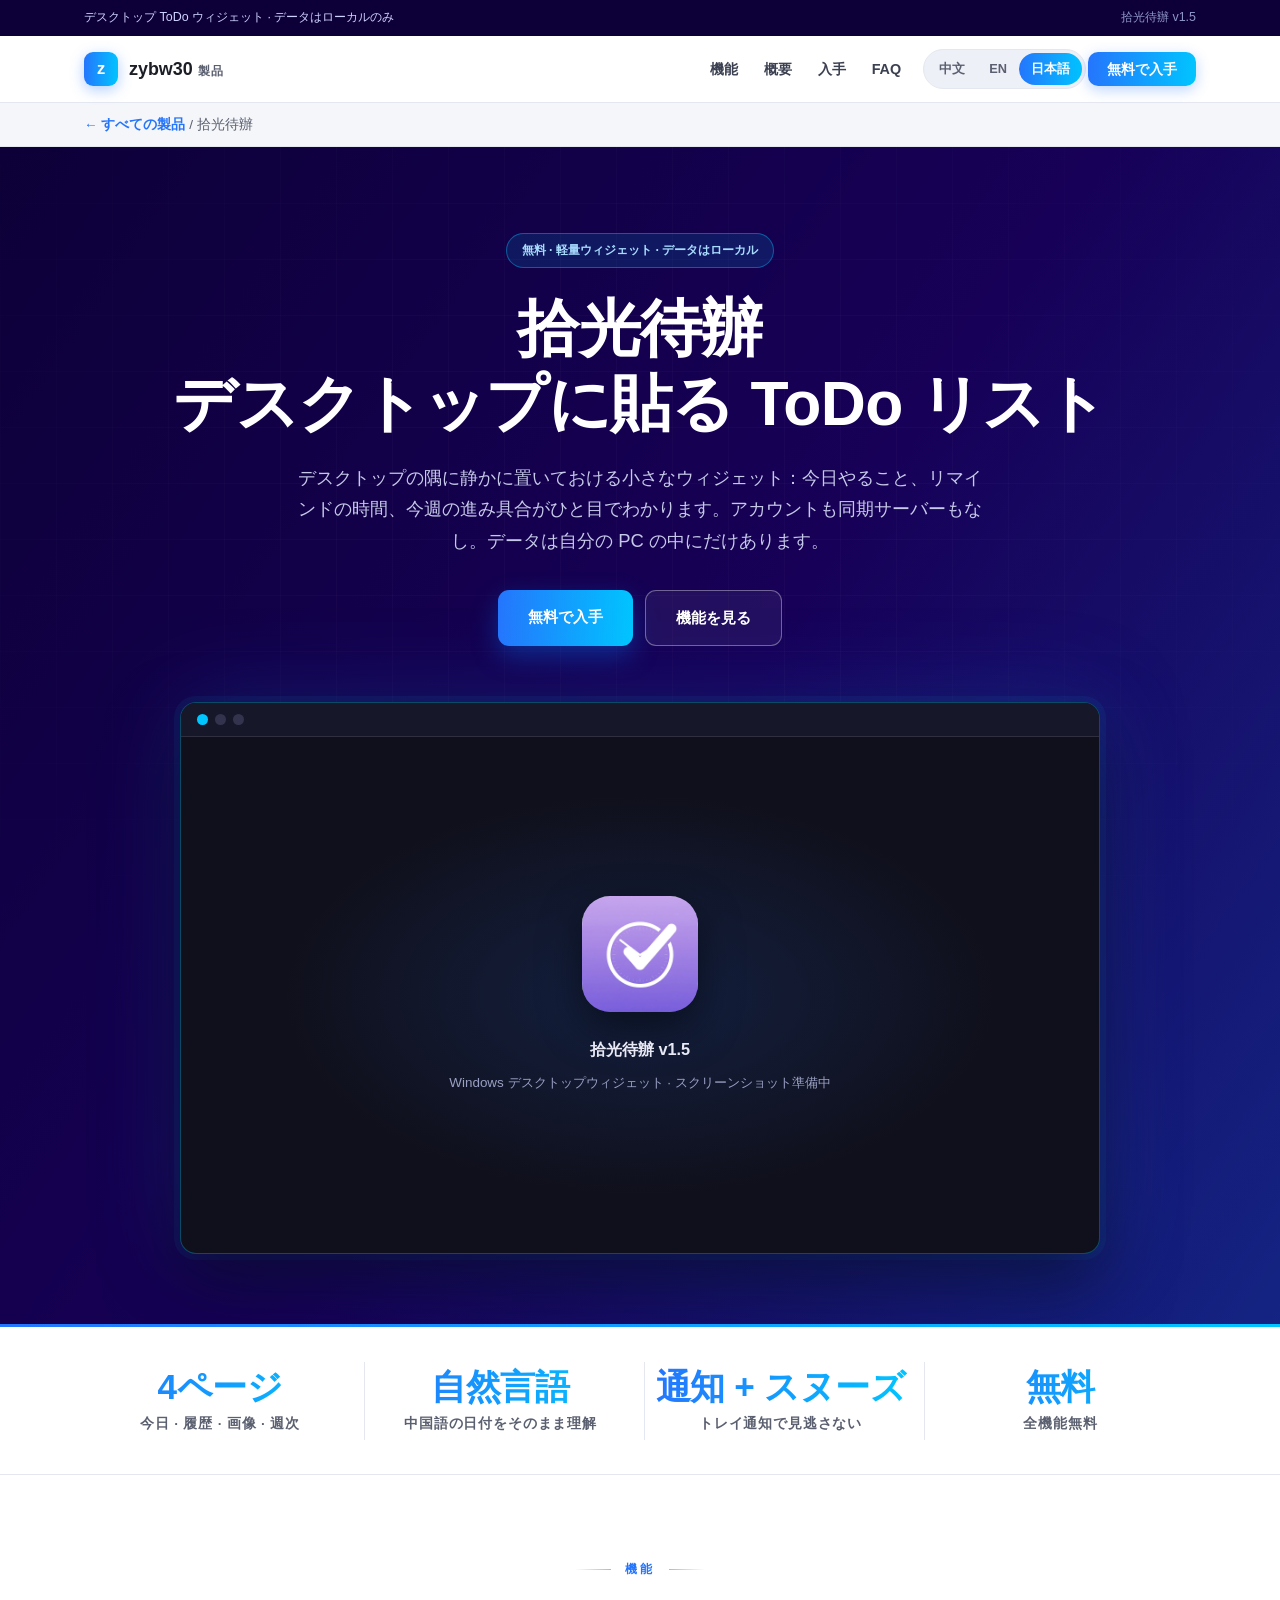
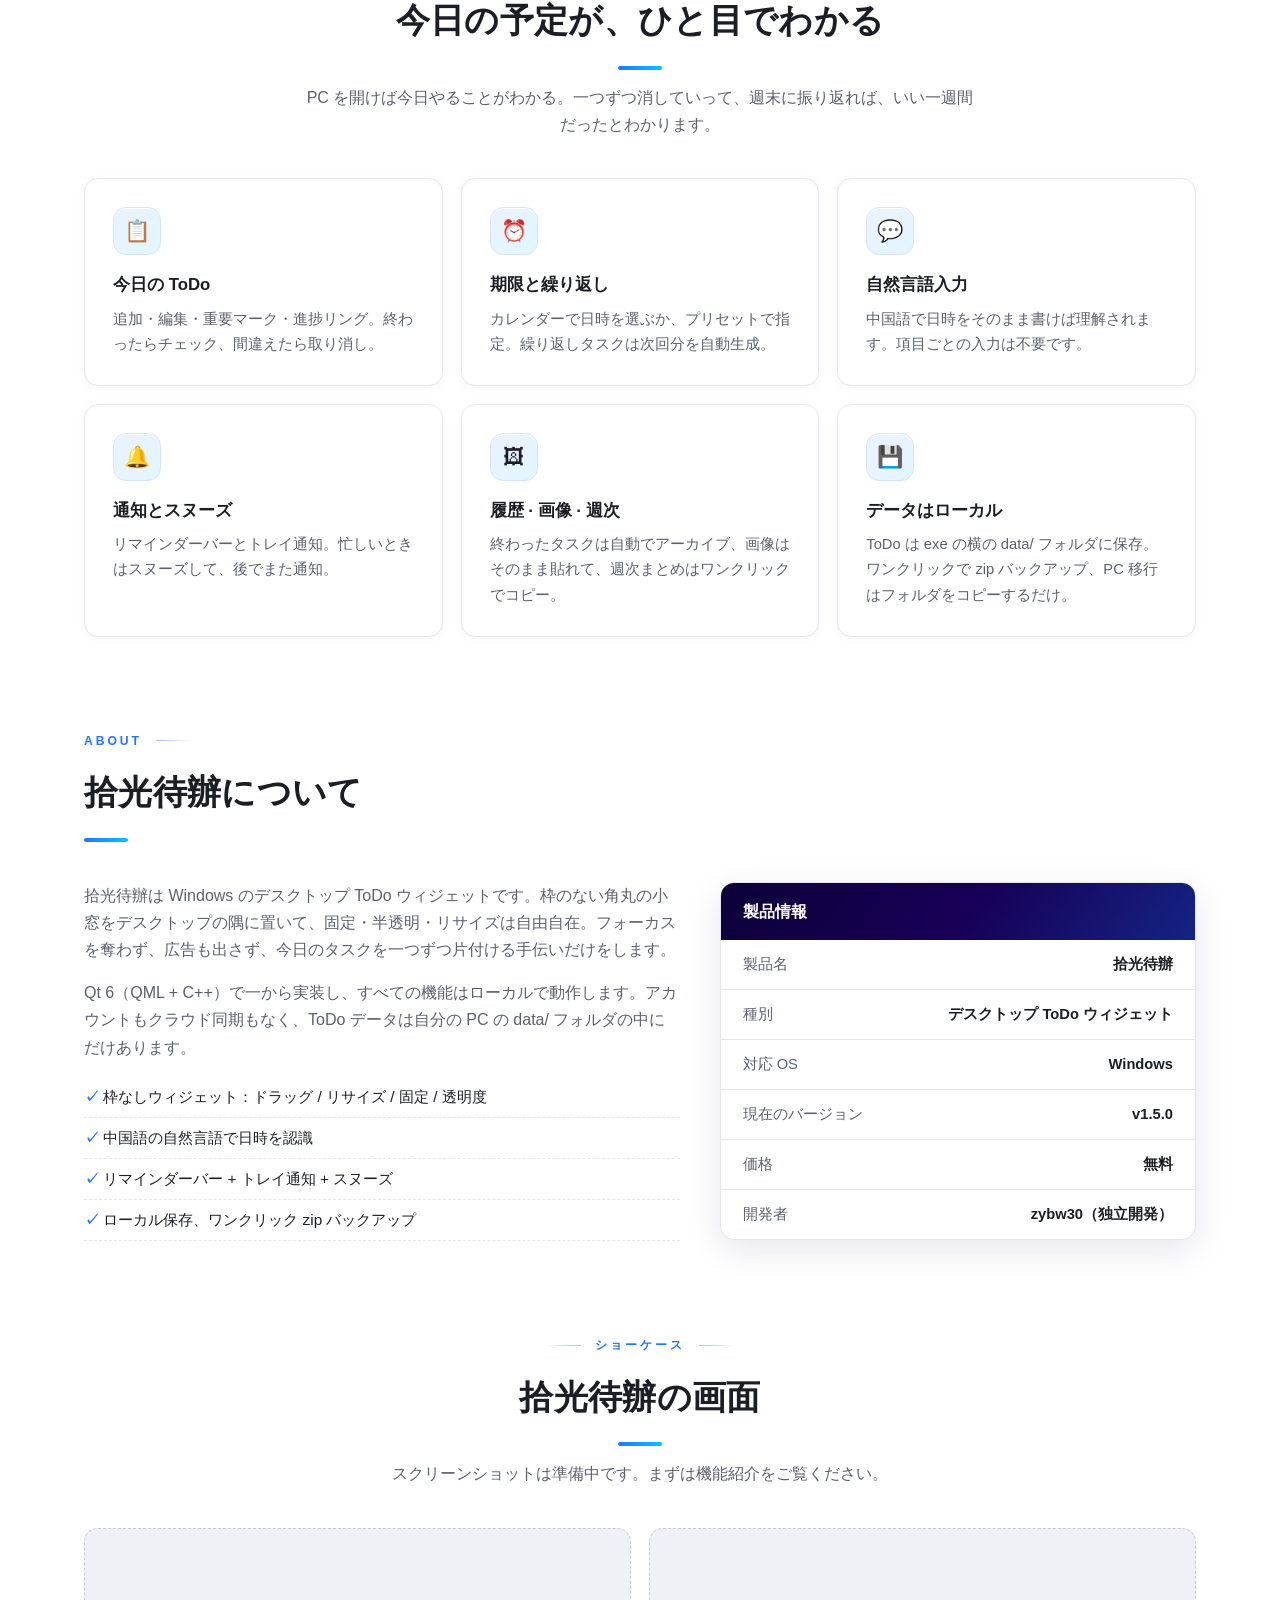
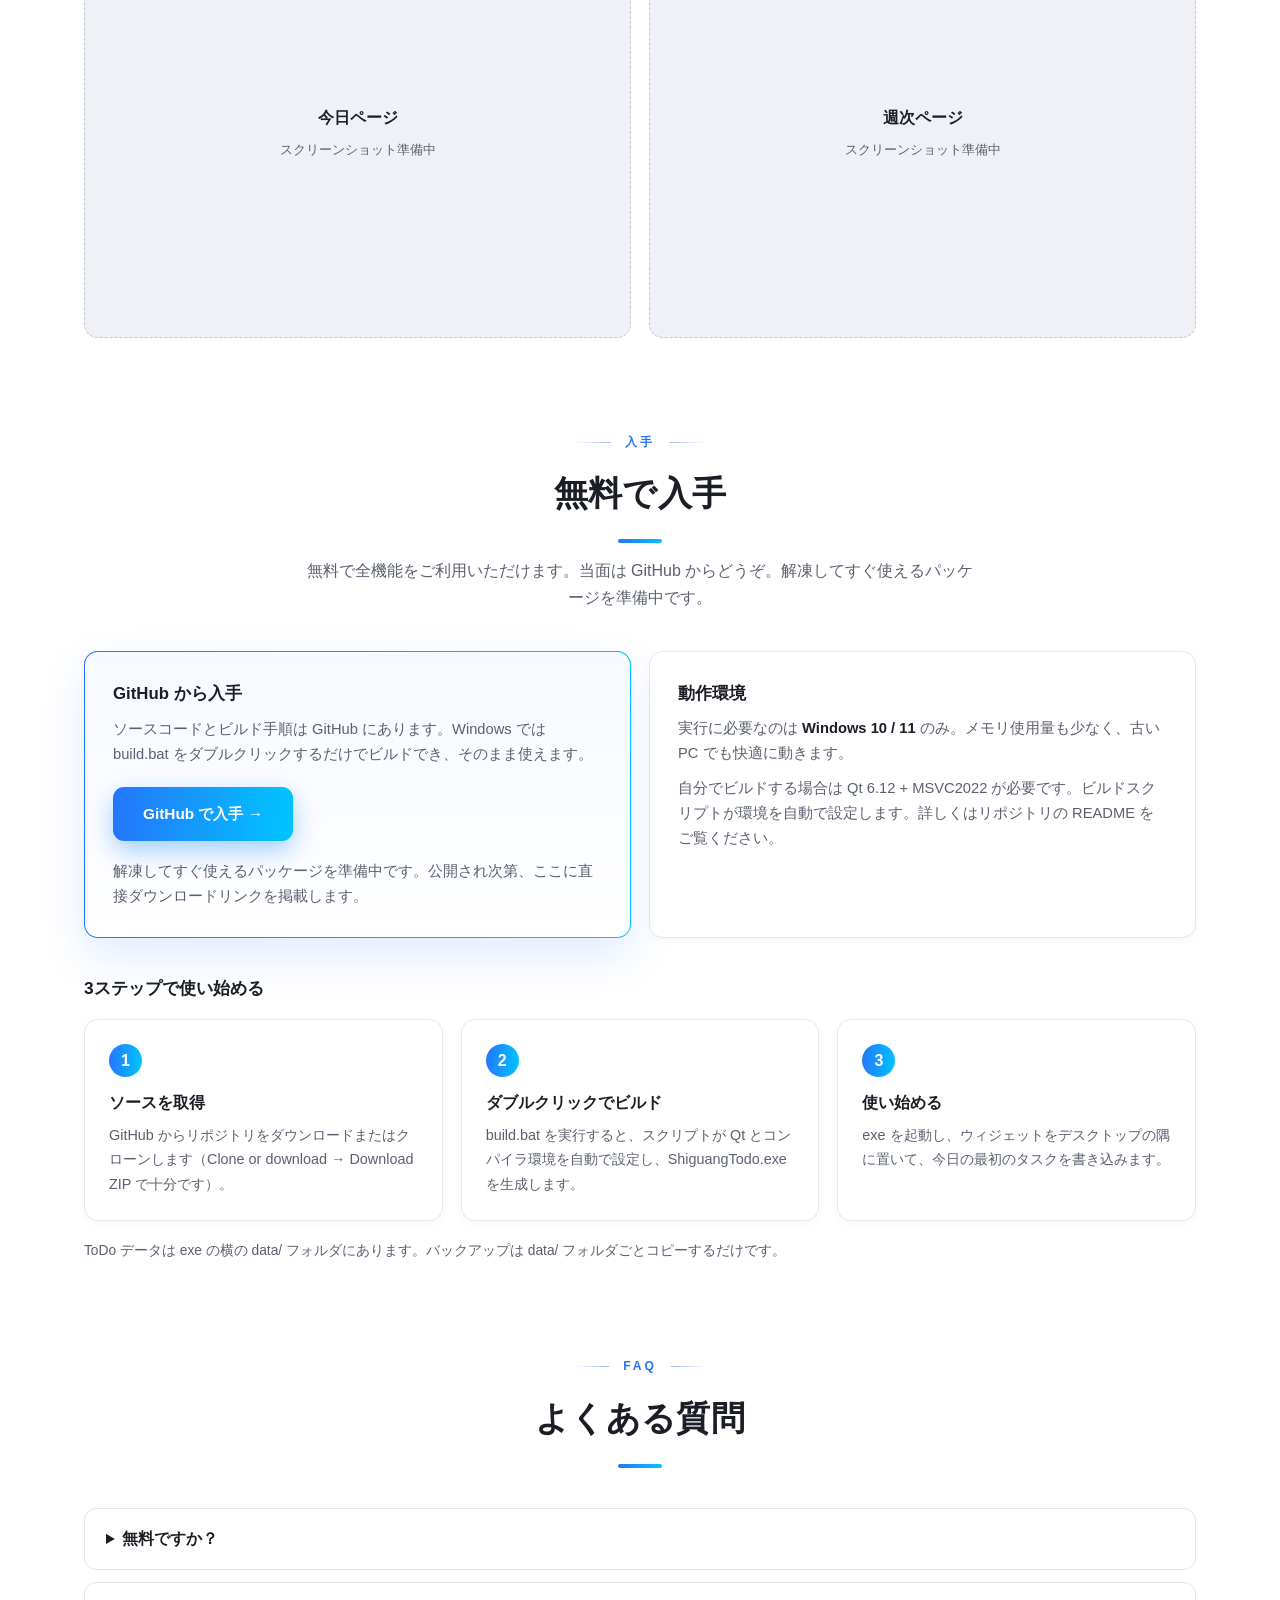
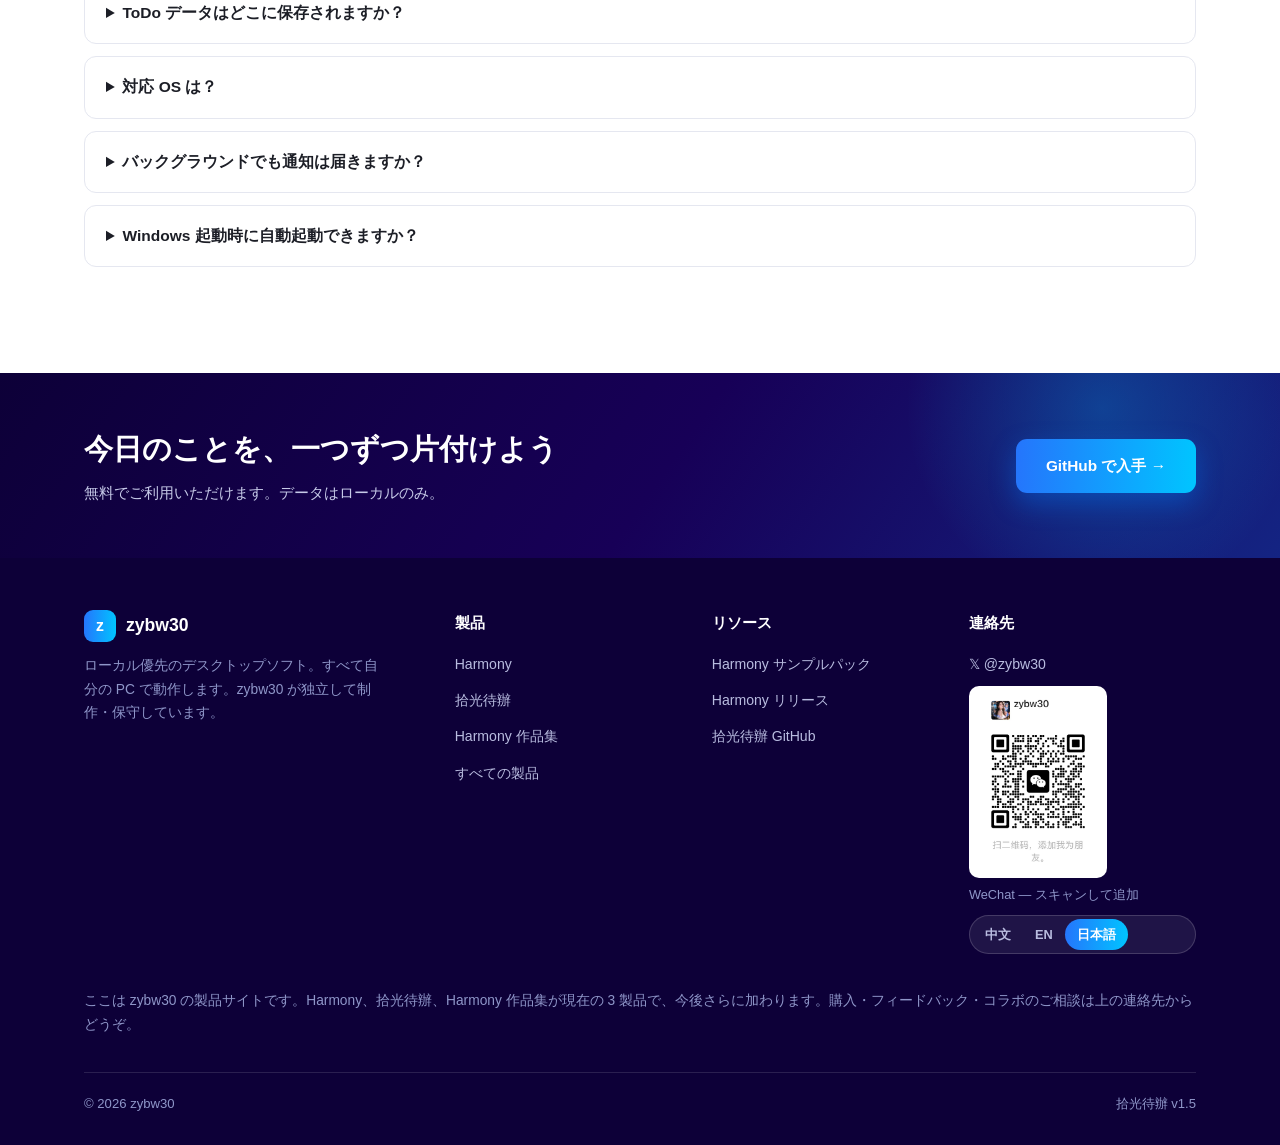
<file: todo-ja.html>
<!DOCTYPE html>
<html lang="ja">
<head>
<meta charset="UTF-8">
<meta name="viewport" content="width=device-width, initial-scale=1.0, viewport-fit=cover">
<title>拾光待辦 · デスクトップ ToDo ウィジェット | zybw30</title>
<meta name="description" content="拾光待辦：デスクトップに貼る ToDo リスト。今日の予定、期限リマインダー、自然言語での日時入力、週次まとめ。データはローカルのみ。無料。">
<link rel="alternate" hreflang="zh-CN" href="todo.html">
<link rel="alternate" hreflang="en" href="todo-en.html">
<link rel="alternate" hreflang="ja" href="todo-ja.html">
<style>
  :root{
    --bg:#ffffff; --bg2:#f5f6fa; --card:#ffffff; --ink:#1c1e26; --muted:#5b6070;
    --line:#e5e7f0; --navy:#170057; --navy2:#0d0038; --blue:#2575fc; --cyan:#00c5ff;
    --grad:linear-gradient(92deg,#2575fc 0%,#00c5ff 100%);
    --grad-dark:linear-gradient(125deg,#0d0038 0%,#170057 52%,#123a9e 130%);
    --radius:14px; --shadow:0 10px 34px rgba(23,0,87,.10); --shadow-lg:0 24px 60px rgba(23,0,87,.16);
    --ease:cubic-bezier(.22,.8,.3,1);
    --serif:Georgia,"Times New Roman","Hiragino Mincho ProN","Yu Mincho","Noto Serif SC","Songti SC","STSong","SimSun",serif;
  }
  *{margin:0;padding:0;box-sizing:border-box}
  ::selection{background:#bcd9ff;color:var(--navy2)}
  html{scroll-behavior:smooth}
  body{font-family:-apple-system,BlinkMacSystemFont,"SF Pro Text","PingFang SC","Hiragino Sans GB","Microsoft YaHei",sans-serif;
    background:var(--bg); color:var(--ink); line-height:1.7; -webkit-font-smoothing:antialiased}
  .wrap{max-width:1160px;margin:0 auto;padding:0 24px}
  /* ---------- 顶部信息条 ---------- */
  .topbar{background:var(--navy2);color:#cfd2ff;font-size:.78rem}
  .topbar .wrap{display:flex;justify-content:space-between;align-items:center;height:36px;gap:14px}
  .topbar .tb-r{color:#8f96c9;white-space:nowrap}
  /* ---------- 导航 ---------- */
  nav{position:sticky;top:0;z-index:50;background:rgba(255,255,255,.92);
    backdrop-filter:blur(14px);-webkit-backdrop-filter:blur(14px);border-bottom:1px solid var(--line)}
  nav .wrap{display:flex;align-items:center;justify-content:space-between;height:66px;gap:16px}
  .brand{display:flex;align-items:center;gap:11px;font-weight:800;font-size:1.12rem;white-space:nowrap;color:var(--ink);text-decoration:none}
  .brand .mark{width:34px;height:34px;border-radius:9px;background:var(--grad);color:#fff;
    display:flex;align-items:center;justify-content:center;font-size:1.02rem;box-shadow:0 4px 14px rgba(37,117,252,.35)}
  .brand small{color:var(--muted);font-weight:600;font-size:.76rem;letter-spacing:.08em}
  nav ul{display:flex;gap:2px;list-style:none;align-items:center;flex-wrap:wrap}
  nav a.navlink{text-decoration:none;color:#3c4152;font-size:.9rem;font-weight:600;padding:8px 12px;border-radius:9px;white-space:nowrap}
  nav a.navlink:hover{color:var(--blue);background:#eef3ff}
  .langsel{display:flex;background:#eef0f7;border:1px solid var(--line);border-radius:999px;padding:3px;margin-left:8px}
  .langsel a{text-decoration:none;color:var(--muted);font-size:.8rem;font-weight:700;padding:5px 12px;border-radius:999px;white-space:nowrap}
  .langsel a.on{background:var(--grad);color:#fff}
  .nav-cta{text-decoration:none;background:var(--grad);color:#fff;font-weight:700;font-size:.88rem;
    padding:9px 19px;border-radius:10px;white-space:nowrap;box-shadow:0 4px 14px rgba(37,117,252,.30);transition:transform .18s var(--ease),box-shadow .18s var(--ease)}
  .nav-cta:hover{transform:translateY(-1px);box-shadow:0 8px 20px rgba(37,117,252,.4)}
  .paychips{display:flex;gap:8px;flex-wrap:wrap;margin-top:16px}
  .paychip{font-size:.76rem;color:var(--blue);background:#eaf2ff;border:1px solid #c9dcff;border-radius:999px;padding:4px 11px;font-weight:600}
  /* ---------- Hero ---------- */
  .hero{background:var(--grad-dark);color:#fff;padding:86px 0 70px;position:relative;overflow:hidden}
  .hero-grid{position:absolute;inset:0;pointer-events:none;opacity:.5;
    background-image:linear-gradient(rgba(255,255,255,.045) 1px,transparent 1px),linear-gradient(90deg,rgba(255,255,255,.045) 1px,transparent 1px);
    background-size:56px 56px;
    -webkit-mask-image:radial-gradient(ellipse 90% 70% at 50% 30%,#000 30%,transparent 75%);
    mask-image:radial-gradient(ellipse 90% 70% at 50% 30%,#000 30%,transparent 75%)}
  .hero::before{content:"";position:absolute;inset:auto -10% -55% auto;width:720px;height:720px;border-radius:50%;
    background:radial-gradient(closest-side,rgba(0,197,255,.28),transparent 70%);pointer-events:none}
  .hero::after{content:"";position:absolute;inset:-40% auto auto -12%;width:560px;height:560px;border-radius:50%;
    background:radial-gradient(closest-side,rgba(37,117,252,.35),transparent 70%);pointer-events:none}
  .hero .wrap{position:relative;z-index:1;text-align:center}
  .badge{display:inline-block;font-size:.78rem;color:#a8dcff;background:rgba(0,197,255,.12);
    border:1px solid rgba(0,197,255,.4);padding:6px 15px;border-radius:999px;margin-bottom:24px;font-weight:600}
  .hero h1{font-size:clamp(2.35rem,6.4vw,3.9rem);line-height:1.2;font-weight:800;letter-spacing:-.01em;margin-bottom:20px}
  .hero h1 .hl{background:var(--grad);-webkit-background-clip:text;background-clip:text;color:transparent}
  .hero p.lead{color:#c6c9e8;font-size:clamp(1rem,2.6vw,1.15rem);max-width:700px;margin:0 auto 34px}
  .cta{display:flex;gap:12px;justify-content:center;flex-wrap:wrap}
  .btn{display:inline-block;text-decoration:none;font-weight:700;font-size:.96rem;
    padding:14px 30px;border-radius:11px;transition:transform .15s ease,box-shadow .15s ease}
  .btn.primary{background:var(--grad);color:#fff;box-shadow:0 10px 26px rgba(0,120,255,.35)}
  .btn.primary:hover{transform:translateY(-2px);box-shadow:0 16px 34px rgba(0,120,255,.45)}
  .btn.ghost{background:rgba(255,255,255,.06);color:#fff;border:1px solid rgba(255,255,255,.35)}
  .btn.ghost:hover{border-color:var(--cyan)}
  /* ---------- 关键数据带 ---------- */
  .databand{background:#fff;border-bottom:1px solid var(--line);position:relative}
  .databand::before{content:"";position:absolute;top:0;left:0;right:0;height:3px;background:var(--grad)}
  .databand .wrap{display:grid;grid-template-columns:repeat(2,1fr);gap:10px 8px;padding:38px 24px 34px}
  @media(min-width:760px){.databand .wrap{grid-template-columns:repeat(4,1fr)}
    .stat{border-left:1px solid var(--line)} .stat:first-child{border-left:none}}
  .stat{text-align:center;padding:4px 6px}
  .stat b{font-size:2.2rem;display:block;font-weight:800;line-height:1.2;letter-spacing:-.01em;
    background:var(--grad);-webkit-background-clip:text;background-clip:text;color:transparent;font-variant-numeric:tabular-nums}
  .stat small{color:var(--muted);font-size:.85rem;font-weight:600;letter-spacing:.06em}
  /* ---------- 产品截图框 ---------- */
  .frame{margin:56px auto 0;max-width:920px;background:#10101c;border:1px solid rgba(0,197,255,.32);
    border-radius:16px;overflow:hidden;box-shadow:0 30px 70px rgba(0,0,0,.5),0 0 0 6px rgba(0,197,255,.06),0 0 90px rgba(37,117,252,.25);text-align:left}
  .frame-bar{display:flex;align-items:center;gap:7px;padding:11px 16px;border-bottom:1px solid rgba(255,255,255,.1);background:#17172a}
  .frame-bar i{width:11px;height:11px;border-radius:50%;background:#33334d;display:block}
  .frame-bar i:first-child{background:var(--cyan)}
  .frame-img{display:block;width:100%}
  .frame-body{aspect-ratio:16/9;display:flex;align-items:center;justify-content:center;text-align:center;padding:28px;color:#e8e9f5;
    background:radial-gradient(closest-side,rgba(37,117,252,.16),transparent 78%)}
  .frame-body .shot-label{font-weight:700;font-size:1.02rem}
  .frame-body .shot-label span{display:block;font-weight:400;font-size:.84rem;color:#9aa0c3;margin-top:8px}
  /* ---------- 通用版块 ---------- */
  section.block{padding:84px 0 10px}
  section.band{background:var(--bg2);margin-top:64px;padding:70px 0 64px}
  .sechead{text-align:center;margin-bottom:40px}
  .kicker{font-size:.76rem;font-weight:800;color:var(--blue);letter-spacing:.24em;margin-bottom:12px;text-transform:uppercase;
    display:flex;align-items:center;gap:14px;justify-content:center}
  .kicker::before,.kicker::after{content:"";height:1px;width:36px;background:linear-gradient(90deg,transparent,#9db9f5)}
  .kicker::after{background:linear-gradient(90deg,#9db9f5,transparent)}
  .sechead.left .kicker{justify-content:flex-start}
  .sechead.left .kicker::before{display:none}
  h2.sec{font-size:clamp(1.55rem,4.4vw,2.15rem);font-weight:800;letter-spacing:.01em}
  .secbar{width:44px;height:4px;border-radius:2px;background:var(--grad);margin:16px auto 0}
  p.secdesc{color:var(--muted);max-width:680px;margin:14px auto 0;text-align:center}
  .sechead.left{text-align:left}
  .sechead.left p.secdesc{margin-left:0;text-align:left}
  .sechead.left .secbar{margin-left:0}
  .grid{display:grid;gap:18px}
  @media(min-width:640px){.grid.cols2{grid-template-columns:1fr 1fr}.grid.cols3{grid-template-columns:1fr 1fr 1fr}}
  .card{background:var(--card);border:1px solid var(--line);border-radius:var(--radius);padding:28px;position:relative;overflow:hidden;
    box-shadow:0 2px 10px rgba(23,0,87,.04);transition:transform .25s var(--ease),box-shadow .25s var(--ease),border-color .25s var(--ease)}
  .card::before{content:"";position:absolute;top:0;left:0;right:0;height:3px;background:var(--grad);
    transform:scaleX(0);transform-origin:left;transition:transform .3s var(--ease)}
  .card:hover{transform:translateY(-4px);box-shadow:var(--shadow-lg);border-color:#c9dcff}
  .card:hover::before{transform:scaleX(1)}
  .card .icon{width:48px;height:48px;border-radius:13px;background:linear-gradient(135deg,#eaf2ff,#e2f6ff);border:1px solid #d3e4ff;
    display:flex;align-items:center;justify-content:center;font-size:1.32rem;margin-bottom:16px;box-shadow:inset 0 1px 0 #fff}
  .card h3{font-size:1.05rem;margin-bottom:7px}
  .card p{color:var(--muted);font-size:.92rem}
  /* ---------- 关于: 左文右信息表 ---------- */
  .about-grid{display:grid;gap:26px}
  @media(min-width:860px){.about-grid{grid-template-columns:1.25fr 1fr;gap:40px}}
  .about-txt p{color:var(--muted);margin-bottom:16px}
  .afeats{list-style:none;margin-top:6px}
  .afeats li{padding:7px 0;font-size:.96rem;border-bottom:1px dashed var(--line)}
  .afeats li::before{content:"✓ ";color:var(--blue);font-weight:800}
  .infocard{background:var(--card);border:1px solid var(--line);border-radius:var(--radius);box-shadow:var(--shadow);overflow:hidden;align-self:start}
  .infocard .ihead{background:var(--grad-dark);color:#fff;font-weight:800;padding:15px 22px;font-size:1rem}
  .irow{display:flex;justify-content:space-between;gap:18px;padding:12px 22px;border-bottom:1px solid var(--line);font-size:.92rem}
  .irow:last-child{border-bottom:none}
  .irow span{color:var(--muted);white-space:nowrap}
  .irow b{font-weight:700;text-align:right}
  /* ---------- 产品历程 ---------- */
  .timeline{max-width:820px;margin:0 auto;position:relative;padding-left:26px}
  .timeline::before{content:"";position:absolute;left:6px;top:8px;bottom:8px;width:2px;background:linear-gradient(180deg,var(--blue),var(--cyan))}
  .tl-item{position:relative;padding:0 0 30px 18px}
  .tl-item:last-child{padding-bottom:4px}
  .tl-item::before{content:"";position:absolute;left:-26px;top:7px;width:14px;height:14px;border-radius:50%;
    background:#fff;border:3px solid var(--blue);box-shadow:0 0 0 5px #eaf2ff}
  .tl-date{display:inline-block;font-weight:800;color:var(--blue);background:#eaf2ff;border:1px solid #c9dcff;
    border-radius:999px;padding:2px 12px;font-size:.8rem;margin-bottom:7px}
  .tl-item h3{font-size:1.02rem;margin-bottom:4px}
  .tl-item p{color:var(--muted);font-size:.92rem}
  /* ---------- 展示 ---------- */
  .show-grid{display:grid;gap:18px}
  @media(min-width:640px){.show-grid{grid-template-columns:1fr 1fr}}
  .shot{background:#f0f1f7;border:1px dashed #c3c7da;border-radius:var(--radius);
    display:flex;align-items:center;justify-content:center;text-align:center;padding:26px 18px;aspect-ratio:4/3}
  .shot .shot-label{font-weight:700;font-size:.98rem}
  .shot .shot-label span{display:block;font-weight:400;font-size:.8rem;color:var(--muted);margin-top:7px}
  .showcase-img{margin:0;border-radius:var(--radius);overflow:hidden;border:1px solid var(--line);box-shadow:var(--shadow-lg)}
  .showcase-img img{display:block;width:100%}
  /* ---------- 价格 ---------- */
  .price-card{overflow:visible}
  .price-card::before{border-radius:14px 14px 0 0}
  .price-card{position:relative;border:1px solid transparent;
    background:linear-gradient(180deg,#f6faff,#ffffff) padding-box,var(--grad) border-box;
    box-shadow:0 18px 44px rgba(37,117,252,.14)}
  .price-badge{position:absolute;top:-13px;left:26px;background:var(--grad);color:#fff;
    font-size:.74rem;font-weight:800;padding:4px 13px;border-radius:999px;letter-spacing:.05em}
  .price-row{display:flex;align-items:baseline;gap:13px;flex-wrap:wrap;margin:8px 0 12px}
  .price-now{font-size:3rem;font-weight:800;letter-spacing:-.02em;background:var(--grad);
    -webkit-background-clip:text;background-clip:text;color:transparent}
  .price-was{color:var(--muted);text-decoration:line-through;font-size:1.05rem}
  .price-note{color:var(--muted);font-size:.88rem}
  .price-feats{list-style:none;margin:16px 0 22px}
  .price-feats li{padding:5px 0;font-size:.95rem}
  .price-feats li::before{content:"✓ ";color:var(--blue);font-weight:800}
  .steps{display:grid;gap:18px}
  @media(min-width:640px){.steps{grid-template-columns:1fr 1fr 1fr}}
  .step{background:var(--card);border:1px solid var(--line);border-radius:var(--radius);padding:24px;box-shadow:0 2px 10px rgba(23,0,87,.04)}
  .step .num{width:33px;height:33px;border-radius:50%;background:var(--grad);color:#fff;
    display:flex;align-items:center;justify-content:center;font-weight:800;margin-bottom:12px}
  .step h3{font-size:1rem;margin-bottom:6px}
  .step p{color:var(--muted);font-size:.9rem}
  .fineprint{color:var(--muted);font-size:.86rem;margin-top:18px}
  /* ---------- FAQ ---------- */
  details.faq{background:var(--card);border:1px solid var(--line);border-radius:12px;padding:17px 21px;margin-bottom:12px}
  details.faq summary{cursor:pointer;font-weight:700;font-size:.97rem;transition:color .15s ease}
  details.faq summary:hover{color:var(--blue)}
  details.faq[open ]{border-color:#bcd4ff;box-shadow:0 6px 22px rgba(23,0,87,.06)}
  details.faq[open ] summary{color:var(--blue)}
  details.faq p{color:var(--muted);font-size:.92rem;margin-top:10px}
  /* ---------- CTA 带 ---------- */
  .ctaband{margin-top:84px;background:var(--grad-dark);color:#fff;position:relative;overflow:hidden}
  .ctaband::before{content:"";position:absolute;inset:auto -8% -70% auto;width:560px;height:560px;border-radius:50%;
    background:radial-gradient(closest-side,rgba(0,197,255,.25),transparent 70%);pointer-events:none}
  .ctaband .wrap{position:relative;z-index:1}
  .ctaband .wrap{padding:52px 24px;display:flex;flex-wrap:wrap;gap:20px;align-items:center;justify-content:space-between}
  .ctaband h2{font-size:clamp(1.35rem,3.6vw,1.8rem);font-weight:800}
  .ctaband p{color:#c6c9e8;font-size:.95rem;margin-top:6px}
  /* ---------- 页脚 ---------- */
  footer{background:var(--navy2);color:#b9bce0}
  footer .wrap{padding:52px 24px 30px}
  .fgrid{display:grid;gap:30px}
  @media(min-width:760px){.fgrid{grid-template-columns:1.5fr 1fr 1fr 1fr}}
  footer .fbrand{display:flex;align-items:center;gap:10px;font-weight:800;font-size:1.1rem;color:#fff;margin-bottom:12px}
  footer .fbrand .mark{width:32px;height:32px;border-radius:9px;background:var(--grad);color:#fff;
    display:flex;align-items:center;justify-content:center;font-size:.98rem}
  footer h4{color:#fff;font-size:.95rem;margin-bottom:14px}
  footer ul{list-style:none}
  footer li{margin-bottom:9px}
  footer a{color:#b9bce0;text-decoration:none;font-size:.88rem}
  footer a:hover{color:var(--cyan)}
  footer .fabout{font-size:.86rem;color:#8f96c9;max-width:300px}
  footer .langsel{background:rgba(255,255,255,.08);border-color:rgba(255,255,255,.16);margin:0}
  .wxqr{width:138px;border-radius:10px;display:block;margin-top:8px;background:#fff}
  .wxcap{font-size:.8rem;color:#8f96c9;margin-top:6px}
  footer .langsel a{color:#b9bce0}
  .fbar{border-top:1px solid rgba(255,255,255,.12);margin-top:36px;padding-top:20px;
    display:flex;flex-wrap:wrap;gap:10px 26px;justify-content:space-between;font-size:.82rem;color:#8f96c9}
  /* ---------- 动效 ---------- */
  .reveal{opacity:0;transform:translateY(18px);transition:opacity .6s ease,transform .6s ease}
  .reveal.in{opacity:1;transform:none}
  @media(prefers-reduced-motion:reduce){.reveal{opacity:1;transform:none;transition:none}}
  @media(max-width:560px){nav ul .navlink.hideS{display:none}.topbar .tb-r{display:none}}
  /* ---------- 面包屑 ---------- */
  .crumb{background:#f5f6fa;border-bottom:1px solid var(--line);font-size:.85rem;color:var(--muted)}
  .crumb .wrap{padding:10px 24px}
  .crumb a{color:var(--blue);text-decoration:none;font-weight:600}
  .crumb a:hover{text-decoration:underline}
  /* ---------- 产品卡 ---------- */
  .pcard{padding:0;display:flex;flex-direction:column}
  .pcard .pvisual{height:200px;overflow:hidden;background:var(--grad-dark);display:flex;align-items:center;justify-content:center;position:relative}
  .pcard .pvisual img.cover{width:100%;height:100%;object-fit:cover;object-position:top;display:block}
  .pcard .pvisual img.appicon{width:100px;height:100px;border-radius:25px;box-shadow:0 14px 34px rgba(0,0,0,.45)}
  .pcard .pvisual .plus{font-size:3rem;font-weight:300;color:#9aa0c3}
  .pcard .pvisual .works-mark{font-size:3.4rem;filter:drop-shadow(0 10px 22px rgba(0,0,0,.45))}
  .pcard .pbody{padding:26px 26px 28px;display:flex;flex-direction:column;flex:1}
  .pcard h3{font-size:1.22rem;margin-bottom:2px}
  .pcard .ptag{color:var(--blue);font-weight:700;font-size:.86rem;margin-bottom:10px}
  .pcard p.pdesc{color:var(--muted);font-size:.92rem;flex:1}
  .pcard .ptags{display:flex;gap:8px;flex-wrap:wrap;margin:16px 0 20px}
  .pcard .btn{align-self:flex-start;padding:12px 24px;font-size:.9rem}
  .pcard.more{background:#fafbfe;border-style:dashed}
  .pcard.more .pvisual{background:#eef0f7}
  .pcard.more:hover{transform:none;box-shadow:0 2px 10px rgba(23,0,87,.04)}
  /* ---------- Hero 图标框 ---------- */
  .frame-body img.hero-icon{width:116px;height:116px;border-radius:28px;box-shadow:0 16px 40px rgba(0,0,0,.5);margin-bottom:16px}

  /* ================================================================
     主页画廊版（2026-11-22 借鉴 Oil Art Landing，仅 body.gallery 生效；
     Harmony / 待办详情页不带 gallery 类，渲染不受影响）
     ================================================================ */
  .gallery{background:#FAF6EF}
  /* 顶栏 + 导航 */
  .gallery .topbar{background:#1E3A2F;color:#D8E2D9}
  .gallery .topbar .tb-r{color:#9DB3A4}
  .gallery nav{background:rgba(250,246,239,.92)}
  .gallery .brand .mark{background:#1E3A2F;box-shadow:0 4px 14px rgba(30,58,47,.3)}
  .gallery nav a.navlink:hover{color:#1E3A2F;background:#E9EFEA}
  .gallery .langsel a.on{background:#1E3A2F}
  .gallery .nav-cta{background:#1E3A2F;box-shadow:0 4px 14px rgba(30,58,47,.3)}
  .gallery .nav-cta:hover{box-shadow:0 8px 20px rgba(30,58,47,.4)}
  /* Hero：浅色编辑式两栏 */
  .gallery .hero{background:#FAF6EF;color:#1C1A16;padding:76px 0 70px}
  .gallery .hero-grid,.gallery .hero::before,.gallery .hero::after{display:none}
  .gallery .hero .wrap.hero-in{position:relative;z-index:1;text-align:left;display:grid;grid-template-columns:1.05fr .95fr;gap:56px;align-items:center}
  .gallery .hero .badge{background:transparent;border:none;color:#1E3A2F;padding:0;margin-bottom:22px;font-size:.76rem;letter-spacing:.3em;font-weight:800}
  .gallery .hero h1{font-family:var(--serif);font-size:clamp(2.6rem,5.4vw,4.1rem);line-height:1.18;color:#1C1A16}
  .gallery .hero h1 .hl{background:none;-webkit-background-clip:border-box;background-clip:border-box;color:#1E3A2F;-webkit-text-fill-color:#1E3A2F;display:block}
  .gallery .hero p.lead{color:#6E675C;margin:24px 0 32px;max-width:520px}
  .gallery .hero .cta{justify-content:flex-start}
  .gallery .hero .btn{border-radius:999px}
  .gallery .hero .btn.primary{background:#1E3A2F;box-shadow:0 10px 26px rgba(30,58,47,.3)}
  .gallery .hero .btn.primary:hover{box-shadow:0 16px 34px rgba(30,58,47,.4)}
  .gallery .hero .btn.ghost{background:transparent;color:#1C1A16;border:1.5px solid #1C1A16}
  .gallery .hero .btn.ghost:hover{border-color:#1E3A2F;color:#1E3A2F}
  .gallery .hero-imgs{position:relative}
  .gallery .hero-main{width:100%;aspect-ratio:4/5;object-fit:cover;display:block;border-radius:6px}
  .gallery .hero-sub{position:absolute;left:-38px;bottom:34px;width:46%;aspect-ratio:4/3;object-fit:cover;border-radius:6px;border:6px solid #FAF6EF;box-shadow:0 18px 44px rgba(28,26,22,.22)}
  .gallery .hero-cap{font-size:.8rem;color:#8A8272;margin-top:14px;text-align:right}
  /* 数据带 */
  .gallery .databand{background:transparent;border-top:1px solid #E4DCCB}
  .gallery .databand::before{display:none}
  .gallery .stat b{font-family:var(--serif);background:none;-webkit-background-clip:border-box;background-clip:border-box;color:#1C1A16;-webkit-text-fill-color:#1C1A16}
  .gallery .stat small{color:#8A8272}
  /* 版块标题：左对齐 + 底线 */
  .gallery .sechead{text-align:left;border-bottom:2px solid #1C1A16;padding-bottom:18px}
  .gallery .sechead .kicker{justify-content:flex-start;color:#1E3A2F}
  .gallery .sechead .kicker::before{display:none}
  .gallery .sechead .kicker::after{background:linear-gradient(90deg,#9DB3A4,transparent)}
  .gallery h2.sec{font-family:var(--serif);font-size:clamp(1.6rem,4vw,2rem)}
  .gallery .secbar{display:none}
  .gallery p.secdesc{margin-left:0;text-align:left;color:#8A8272}
  /* 产品画廊墙 */
  @media(min-width:640px){
    .gallery .grid.cols3.wall{grid-template-columns:repeat(12,1fr)}
    .gallery .pcard.big{grid-column:span 7}
    .gallery .pcard.small{grid-column:span 5}
    .gallery .pcard.small.works{grid-column:6 / span 7}
  }
  .gallery .pcard{background:transparent;border:none;box-shadow:none}
  .gallery .pcard:hover{transform:none;box-shadow:none}
  .gallery .pcard::before{display:none}
  .gallery .pcard .pvisual{height:auto;border-radius:6px;overflow:hidden;background:#1E3A2F}
  .gallery .pcard.big .pvisual{aspect-ratio:16/9}
  .gallery .pcard.small .pvisual{aspect-ratio:16/10}
  .gallery .pcard .pbody{padding:18px 2px 0}
  .gallery .pcard h3{font-family:var(--serif);font-size:1.45rem}
  .gallery .pcard .ptag{color:#1E3A2F}
  .gallery .pcard .ptags{gap:0}
  .gallery .pcard .paychip{background:none;border:none;padding:0;color:#8A8272;font-size:.84rem;font-weight:600}
  .gallery .pcard .paychip + .paychip::before{content:"·";margin:0 8px;color:#C9C2B2}
  .gallery .pcard .btn{align-self:flex-start;background:none;color:#1C1A16;box-shadow:none;border:none;border-bottom:1.5px solid #1C1A16;border-radius:0;padding:0 0 2px;font-size:.92rem}
  .gallery .pcard .btn:hover{transform:none;color:#1E3A2F;border-color:#1E3A2F}
  /* 坚持：无卡片线条项 */
  .gallery section.band{background:transparent}
  .gallery .vals{display:grid;gap:28px}
  @media(min-width:640px){.gallery .vals{grid-template-columns:repeat(3,1fr)}}
  .gallery .val{border-top:2px solid #1C1A16;padding-top:16px}
  .gallery .val h3{font-family:var(--serif);font-size:1.1rem;margin-bottom:6px}
  .gallery .val p{color:#6E675C;font-size:.9rem}
  /* CTA 带 */
  .gallery .ctaband{background:#1E3A2F}
  .gallery .ctaband::before{display:none}
  .gallery .ctaband h2{font-family:var(--serif)}
  .gallery .ctaband p{color:#C9D6CB}
  .gallery .ctaband .btn.primary{background:#FAF6EF;color:#1E3A2F;box-shadow:none}
  .gallery .ctaband .btn.primary:hover{box-shadow:0 12px 26px rgba(0,0,0,.25)}
  .gallery .ctaband .btn.ghost{border-color:rgba(250,246,239,.6);color:#FAF6EF}
  /* 页脚 */
  .gallery footer{background:#1E3A2F}
  .gallery footer .fbrand .mark{background:#FAF6EF;color:#1E3A2F}
  .gallery footer a{color:#D8E2D9}
  .gallery footer a:hover{color:#fff}
  .gallery footer .fabout{color:#9DB3A4}
  .gallery footer .fnote{color:#9DB3A4}
  .gallery footer .wxcap{color:#9DB3A4}
  .gallery footer .fbar{border-top-color:rgba(255,255,255,.15);color:#9DB3A4}
  .gallery footer .langsel a.on{background:#FAF6EF;color:#1E3A2F}
  /* 响应式 */
  @media(max-width:820px){
    .gallery .hero .wrap.hero-in{grid-template-columns:1fr;gap:40px}
    .gallery .hero-sub{left:12px}
    .gallery .hero{padding:56px 0 60px}
  }

</style>
</head>
<body>

<div class="topbar">
  <div class="wrap">
    <span>デスクトップ ToDo ウィジェット · データはローカルのみ</span>
    <span class="tb-r">拾光待辦 v1.5</span>
  </div>
</div>

<nav>
  <div class="wrap">
    <a class="brand" href="ja.html"><span class="mark">z</span><span>zybw30 <small>製品</small></span></a>
    <ul>
      <li><a class="navlink hideS" href="#features">機能</a></li>
      <li><a class="navlink hideS" href="#about">概要</a></li>
      <li><a class="navlink hideS" href="#get">入手</a></li>
      <li><a class="navlink hideS" href="#faq">FAQ</a></li>
      <li class="langsel"><a href="todo.html" class="">中文</a><a href="todo-en.html" class="">EN</a><a href="todo-ja.html" class="on">日本語</a></li>
      <li><a class="nav-cta" href="#get">無料で入手</a></li>
    </ul>
  </div>
</nav>

<div class="crumb"><div class="wrap"><a href="ja.html">← すべての製品</a> / 拾光待辦</div></div>

<header class="hero">
  <div class="hero-grid"></div>
  <div class="wrap">
    <div class="badge reveal">無料 · 軽量ウィジェット · データはローカル</div>
    <h1 class="reveal">拾光待辦<br>デスクトップに貼る ToDo リスト</h1>
    <p class="lead reveal">デスクトップの隅に静かに置いておける小さなウィジェット：今日やること、リマインドの時間、今週の進み具合がひと目でわかります。アカウントも同期サーバーもなし。データは自分の PC の中にだけあります。</p>
    <div class="cta reveal">
      <a class="btn primary" href="#get">無料で入手</a>
      <a class="btn ghost" href="#features">機能を見る</a>
    </div>
    <div class="frame reveal">
      <div class="frame-bar"><i></i><i></i><i></i></div>
      <div class="frame-body">
        <div>
          <img class="hero-icon" src="assets/todo-icon.png" alt="拾光待辦">
          <div class="shot-label">拾光待辦 v1.5<span>Windows デスクトップウィジェット · スクリーンショット準備中</span></div>
        </div>
      </div>
    </div>
  </div>
</header>

<div class="databand">
  <div class="wrap">
    <div class="stat reveal"><b>4ページ</b><small>今日 · 履歴 · 画像 · 週次</small></div>
    <div class="stat reveal"><b>自然言語</b><small>中国語の日付をそのまま理解</small></div>
    <div class="stat reveal"><b>通知 + スヌーズ</b><small>トレイ通知で見逃さない</small></div>
    <div class="stat reveal"><b>無料</b><small>全機能無料</small></div>
  </div>
</div>

<main class="wrap">

  <section class="block" id="features">
    <div class="sechead reveal">
      <div class="kicker">機能</div>
      <h2 class="sec">今日の予定が、ひと目でわかる</h2>
      <div class="secbar"></div>
      <p class="secdesc">PC を開けば今日やることがわかる。一つずつ消していって、週末に振り返れば、いい一週間だったとわかります。</p>
    </div>
    <div class="grid cols3">
      <div class="card reveal"><div class="icon">📋</div><h3>今日の ToDo</h3><p>追加・編集・重要マーク・進捗リング。終わったらチェック、間違えたら取り消し。</p></div>
      <div class="card reveal"><div class="icon">⏰</div><h3>期限と繰り返し</h3><p>カレンダーで日時を選ぶか、プリセットで指定。繰り返しタスクは次回分を自動生成。</p></div>
      <div class="card reveal"><div class="icon">💬</div><h3>自然言語入力</h3><p>中国語で日時をそのまま書けば理解されます。項目ごとの入力は不要です。</p></div>
      <div class="card reveal"><div class="icon">🔔</div><h3>通知とスヌーズ</h3><p>リマインダーバーとトレイ通知。忙しいときはスヌーズして、後でまた通知。</p></div>
      <div class="card reveal"><div class="icon">🖼</div><h3>履歴 · 画像 · 週次</h3><p>終わったタスクは自動でアーカイブ、画像はそのまま貼れて、週次まとめはワンクリックでコピー。</p></div>
      <div class="card reveal"><div class="icon">💾</div><h3>データはローカル</h3><p>ToDo は exe の横の data/ フォルダに保存。ワンクリックで zip バックアップ、PC 移行はフォルダをコピーするだけ。</p></div>
    </div>
  </section>

  <section class="block" id="about">
    <div class="sechead left reveal">
      <div class="kicker">ABOUT</div>
      <h2 class="sec">拾光待辦について</h2>
      <div class="secbar"></div>
    </div>
    <div class="about-grid">
      <div class="about-txt reveal">
        <p>拾光待辦は Windows のデスクトップ ToDo ウィジェットです。枠のない角丸の小窓をデスクトップの隅に置いて、固定・半透明・リサイズは自由自在。フォーカスを奪わず、広告も出さず、今日のタスクを一つずつ片付ける手伝いだけをします。</p>
        <p>Qt 6（QML + C++）で一から実装し、すべての機能はローカルで動作します。アカウントもクラウド同期もなく、ToDo データは自分の PC の data/ フォルダの中にだけあります。</p>
        <ul class="afeats">
          <li>枠なしウィジェット：ドラッグ / リサイズ / 固定 / 透明度</li>
          <li>中国語の自然言語で日時を認識</li>
          <li>リマインダーバー + トレイ通知 + スヌーズ</li>
          <li>ローカル保存、ワンクリック zip バックアップ</li>
        </ul>
      </div>
      <div class="infocard reveal">
        <div class="ihead">製品情報</div>
        <div class="irow"><span>製品名</span><b>拾光待辦</b></div>
        <div class="irow"><span>種別</span><b>デスクトップ ToDo ウィジェット</b></div>
        <div class="irow"><span>対応 OS</span><b>Windows</b></div>
        <div class="irow"><span>現在のバージョン</span><b>v1.5.0</b></div>
        <div class="irow"><span>価格</span><b>無料</b></div>
        <div class="irow"><span>開発者</span><b>zybw30（独立開発）</b></div>
      </div>
    </div>
  </section>

  <section class="block" id="showcase">
    <div class="sechead reveal">
      <div class="kicker">ショーケース</div>
      <h2 class="sec">拾光待辦の画面</h2>
      <div class="secbar"></div>
      <p class="secdesc">スクリーンショットは準備中です。まずは機能紹介をご覧ください。</p>
    </div>
    <div class="show-grid">
      <div class="shot reveal"><div class="shot-label">今日ページ<span>スクリーンショット準備中</span></div></div>
      <div class="shot reveal"><div class="shot-label">週次ページ<span>スクリーンショット準備中</span></div></div>
    </div>
  </section>

  <section class="block" id="get">
    <div class="sechead reveal">
      <div class="kicker">入手</div>
      <h2 class="sec">無料で入手</h2>
      <div class="secbar"></div>
      <p class="secdesc">無料で全機能をご利用いただけます。当面は GitHub からどうぞ。解凍してすぐ使えるパッケージを準備中です。</p>
    </div>
    <div class="grid cols2">
      <div class="card price-card reveal">
        <h3>GitHub から入手</h3>
        <p style="margin:8px 0 20px">ソースコードとビルド手順は GitHub にあります。Windows では build.bat をダブルクリックするだけでビルドでき、そのまま使えます。</p>
        <a class="btn primary" href="https://github.com/zybw30/todo" target="_blank" rel="noopener">GitHub で入手 →</a>
        <p class="fineprint">解凍してすぐ使えるパッケージを準備中です。公開され次第、ここに直接ダウンロードリンクを掲載します。</p>
      </div>
      <div class="card reveal">
        <h3>動作環境</h3>
        <p>実行に必要なのは <strong style="color:var(--ink)">Windows 10 / 11</strong> のみ。メモリ使用量も少なく、古い PC でも快適に動きます。</p>
        <p style="margin-top:10px">自分でビルドする場合は Qt 6.12 + MSVC2022 が必要です。ビルドスクリプトが環境を自動で設定します。詳しくはリポジトリの README をご覧ください。</p>
      </div>
    </div>
    <h3 class="reveal" style="margin:36px 0 16px;font-size:1.08rem">3ステップで使い始める</h3>
    <div class="steps">
      <div class="step reveal"><div class="num">1</div><h3>ソースを取得</h3><p>GitHub からリポジトリをダウンロードまたはクローンします（Clone or download → Download ZIP で十分です）。</p></div>
      <div class="step reveal"><div class="num">2</div><h3>ダブルクリックでビルド</h3><p>build.bat を実行すると、スクリプトが Qt とコンパイラ環境を自動で設定し、ShiguangTodo.exe を生成します。</p></div>
      <div class="step reveal"><div class="num">3</div><h3>使い始める</h3><p>exe を起動し、ウィジェットをデスクトップの隅に置いて、今日の最初のタスクを書き込みます。</p></div>
    </div>
    <p class="fineprint reveal">ToDo データは exe の横の data/ フォルダにあります。バックアップは data/ フォルダごとコピーするだけです。</p>
  </section>

  <section class="block" id="faq">
    <div class="sechead reveal">
      <div class="kicker">FAQ</div>
      <h2 class="sec">よくある質問</h2>
      <div class="secbar"></div>
    </div>
    <details class="faq reveal">
      <summary>無料ですか？</summary>
      <p>はい、無料で全機能をご利用いただけます。アプリ内課金もサブスクリプションもありません。</p>
    </details>
    <details class="faq reveal">
      <summary>ToDo データはどこに保存されますか？</summary>
      <p>exe の横の data/ フォルダ（data.json + images/）に保存され、どこにもアップロードされません。設定からワンクリックで zip バックアップができ、PC 移行は data/ をコピーするだけです。</p>
    </details>
    <details class="faq reveal">
      <summary>対応 OS は？</summary>
      <p>Windows 10 / 11 のデスクトップです。macOS と Linux の予定はありません。</p>
    </details>
    <details class="faq reveal">
      <summary>バックグラウンドでも通知は届きますか？</summary>
      <p>はい。メインウィンドウを閉じてもトレイに常駐し、時間になればリマインダーバーとシステム通知を表示します。忙しいときはスヌーズできます。</p>
    </details>
    <details class="faq reveal">
      <summary>Windows 起動時に自動起動できますか？</summary>
      <p>はい、設定から自動起動を有効にできます。グローバルホットキーでの呼び出しと音声入力にも対応しています（Windows）。</p>
    </details>
  </section>

</main>

<div class="ctaband">
  <div class="wrap">
    <div class="reveal">
      <h2>今日のことを、一つずつ片付けよう</h2>
      <p>無料でご利用いただけます。データはローカルのみ。</p>
    </div>
    <a class="btn primary reveal" href="https://github.com/zybw30/todo" target="_blank" rel="noopener">GitHub で入手 →</a>
  </div>
</div>

<footer id="contact">
  <div class="wrap">
    <div class="fgrid">
      <div>
        <div class="fbrand"><span class="mark">z</span><span>zybw30</span></div>
        <p class="fabout">ローカル優先のデスクトップソフト。すべて自分の PC で動作します。zybw30 が独立して制作・保守しています。</p>
      </div>
      <div>
        <h4>製品</h4>
        <ul>
          <li><a href="harmony-ja.html">Harmony</a></li>
          <li><a href="todo-ja.html">拾光待辦</a></li>
          <li><a href="works.html">Harmony 作品集</a></li>
          <li><a href="ja.html">すべての製品</a></li>
        </ul>
      </div>
      <div>
        <h4>リソース</h4>
        <ul>
          <li><a href="https://github.com/zybw30/zybw30.github.io/releases/download/harmony/Harmony-examples.zip">Harmony サンプルパック</a></li>
          <li><a href="https://github.com/zybw30/zybw30.github.io/releases/tag/harmony">Harmony リリース</a></li>
          <li><a href="https://github.com/zybw30/todo">拾光待辦 GitHub</a></li>
        </ul>
      </div>
      <div>
        <h4>連絡先</h4>
        <ul>
          <li><a href="https://x.com/zybw30" target="_blank" rel="noopener">𝕏 @zybw30</a></li>
          <li><img class="wxqr" src="assets/wechat-qr.jpg" alt="WeChat — スキャンして追加"><div class="wxcap">WeChat — スキャンして追加</div></li>
          <li><span class="langsel"><a href="todo.html" class="">中文</a><a href="todo-en.html" class="">EN</a><a href="todo-ja.html" class="on">日本語</a></span></li>
        </ul>
      </div>
    </div>
    <p style="font-size:.86rem;color:#8f96c9;margin-top:26px">ここは zybw30 の製品サイトです。Harmony、拾光待辦、Harmony 作品集が現在の 3 製品で、今後さらに加わります。購入・フィードバック・コラボのご相談は上の連絡先からどうぞ。</p>
    <div class="fbar">
      <span>© <span id="year">2026</span> zybw30</span>
      <span>拾光待辦 v1.5</span>
    </div>
  </div>
</footer>

<script>
  document.getElementById('year').textContent = new Date().getFullYear();
  var io = new IntersectionObserver(function(entries){
    entries.forEach(function(e){
      if(e.isIntersecting){ e.target.classList.add('in'); io.unobserve(e.target); }
    });
  }, {threshold: 0.12});
  document.querySelectorAll('.reveal').forEach(function(el){ io.observe(el); });
</script>

<script src="/assets/tracker.js" defer></script>
</body>
</html>
</file>
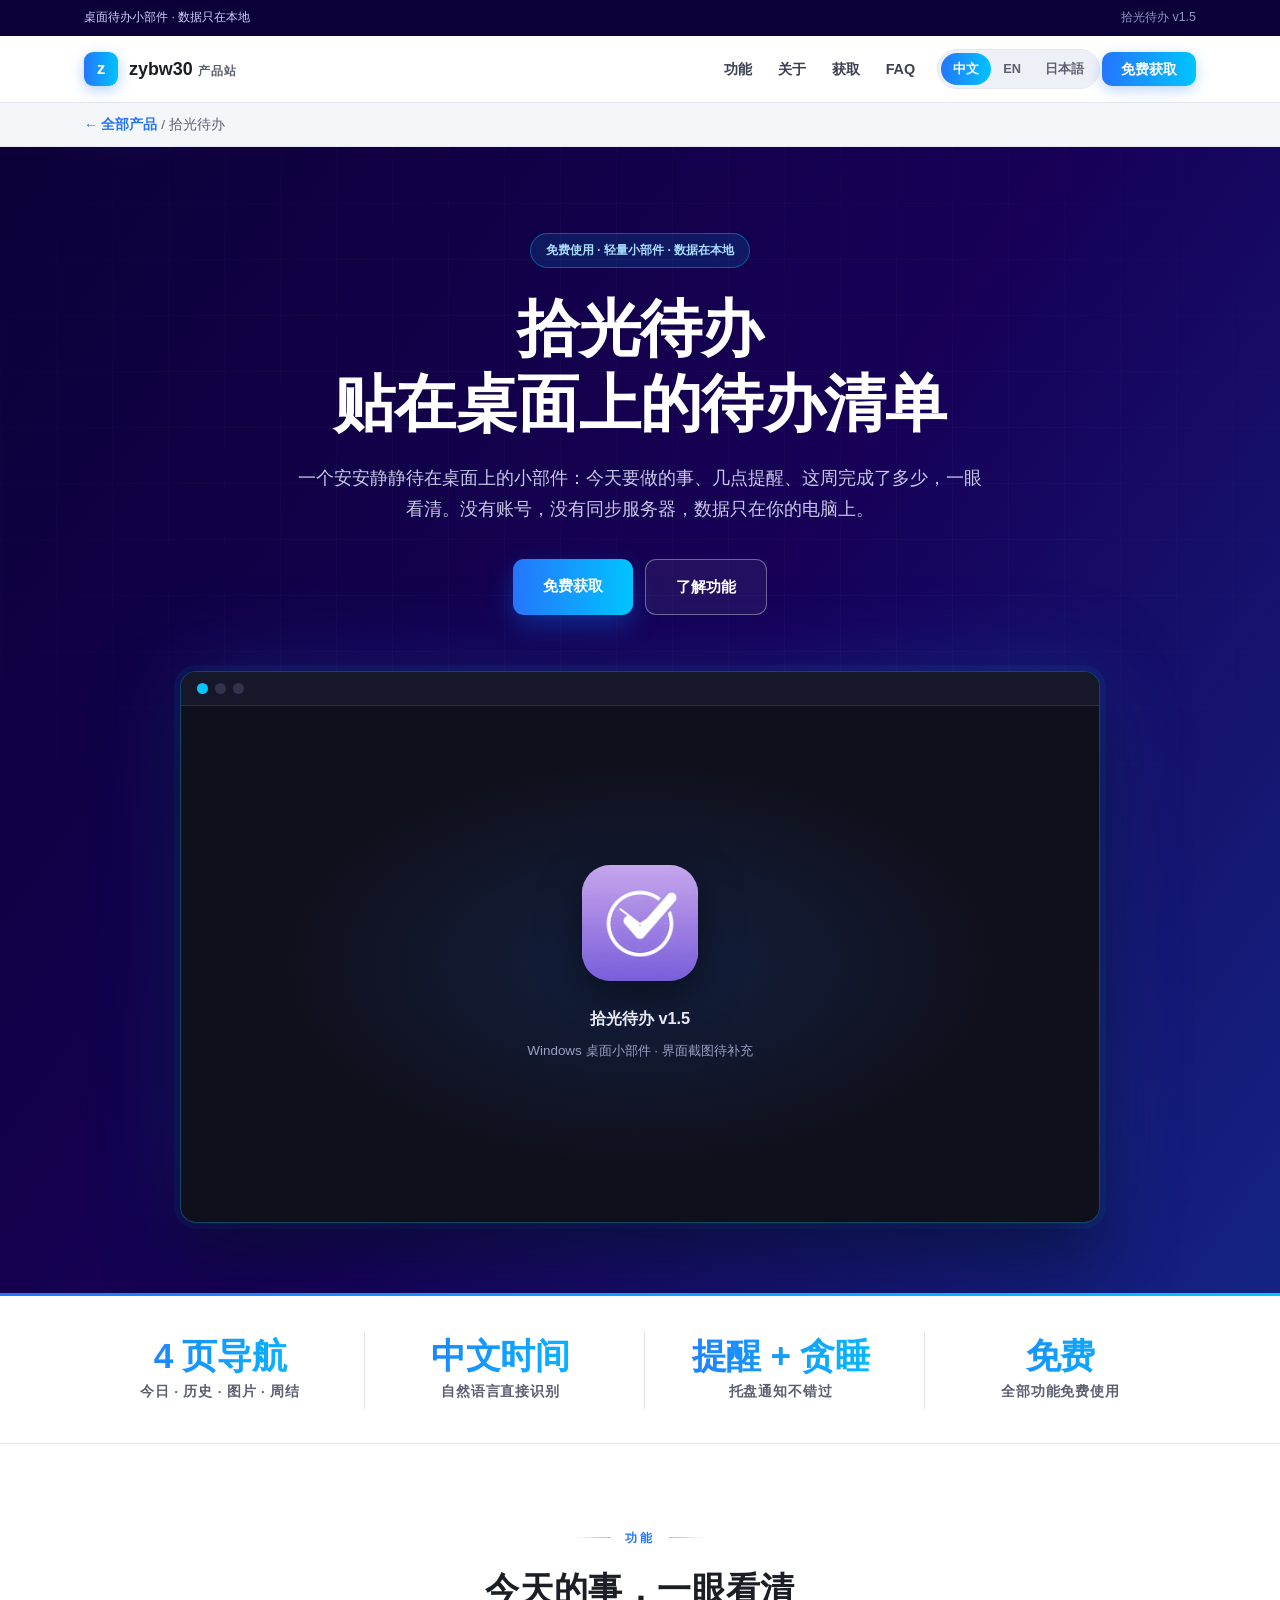
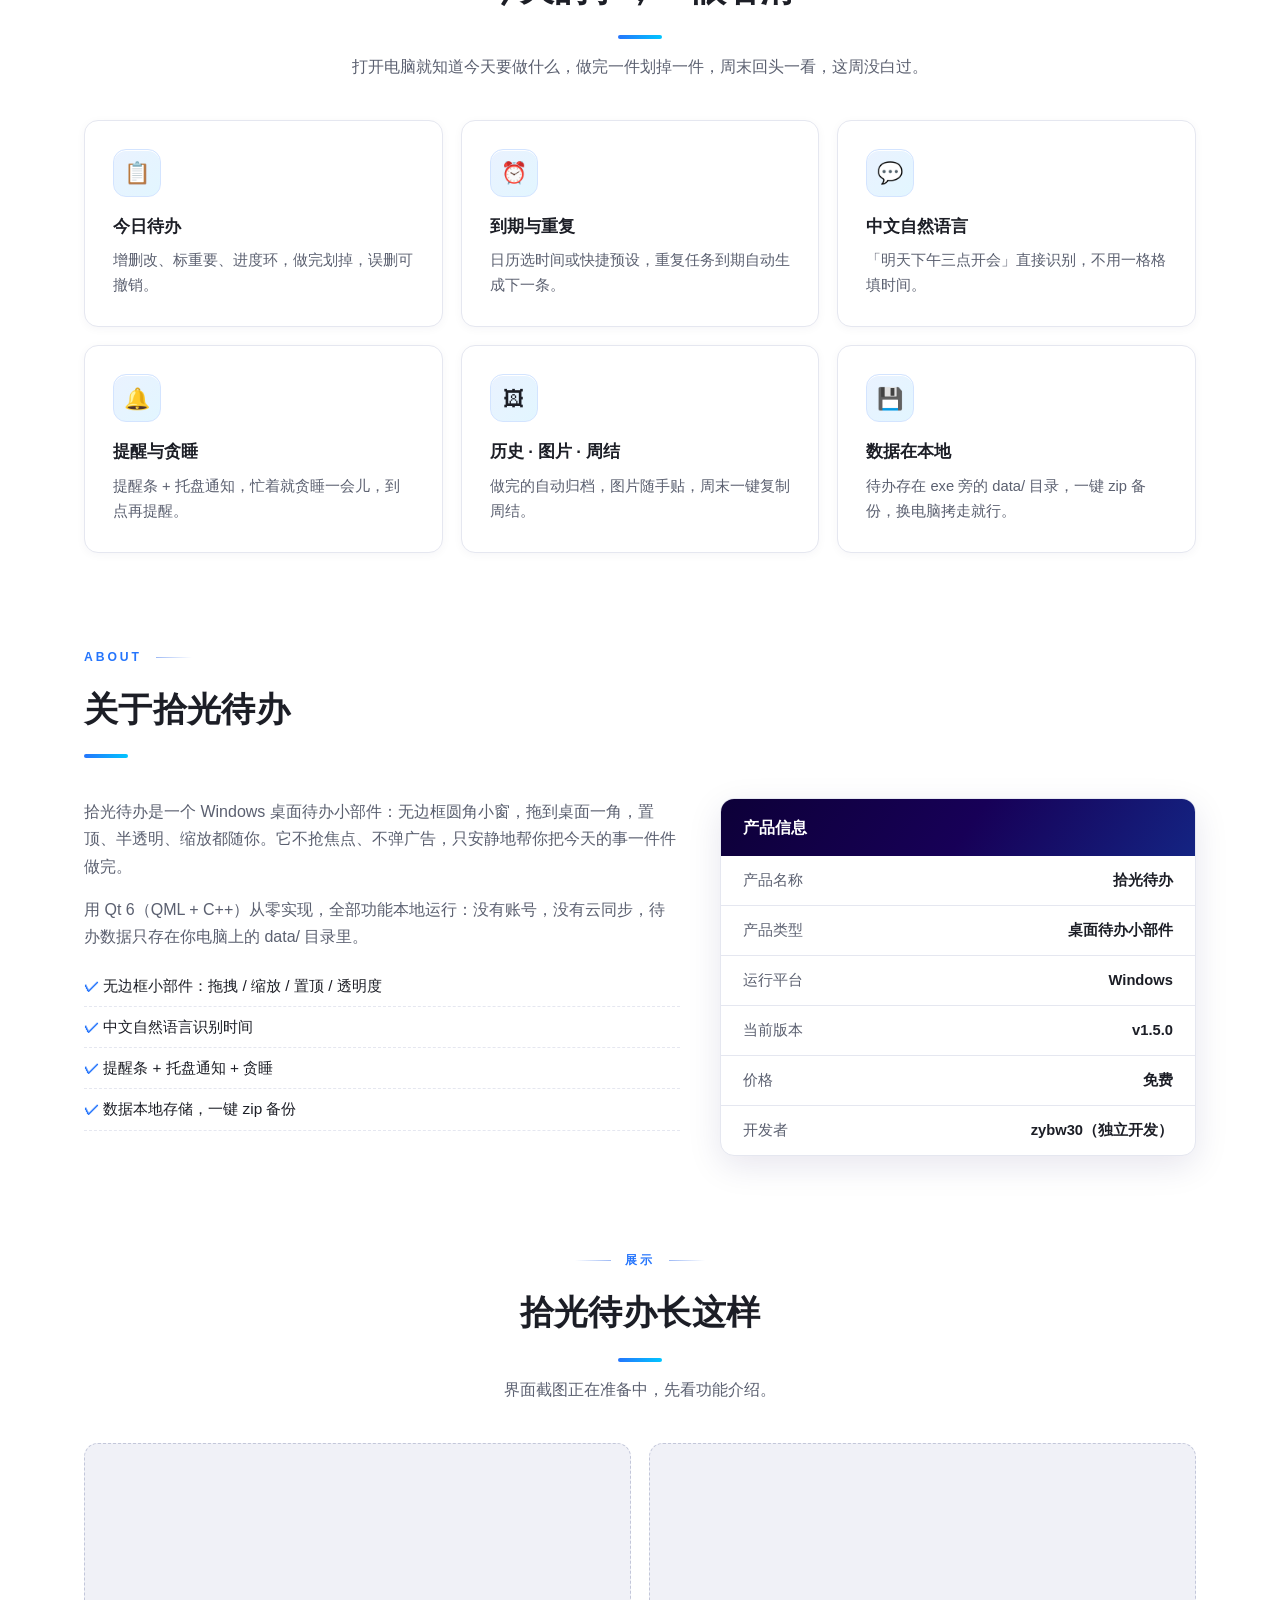
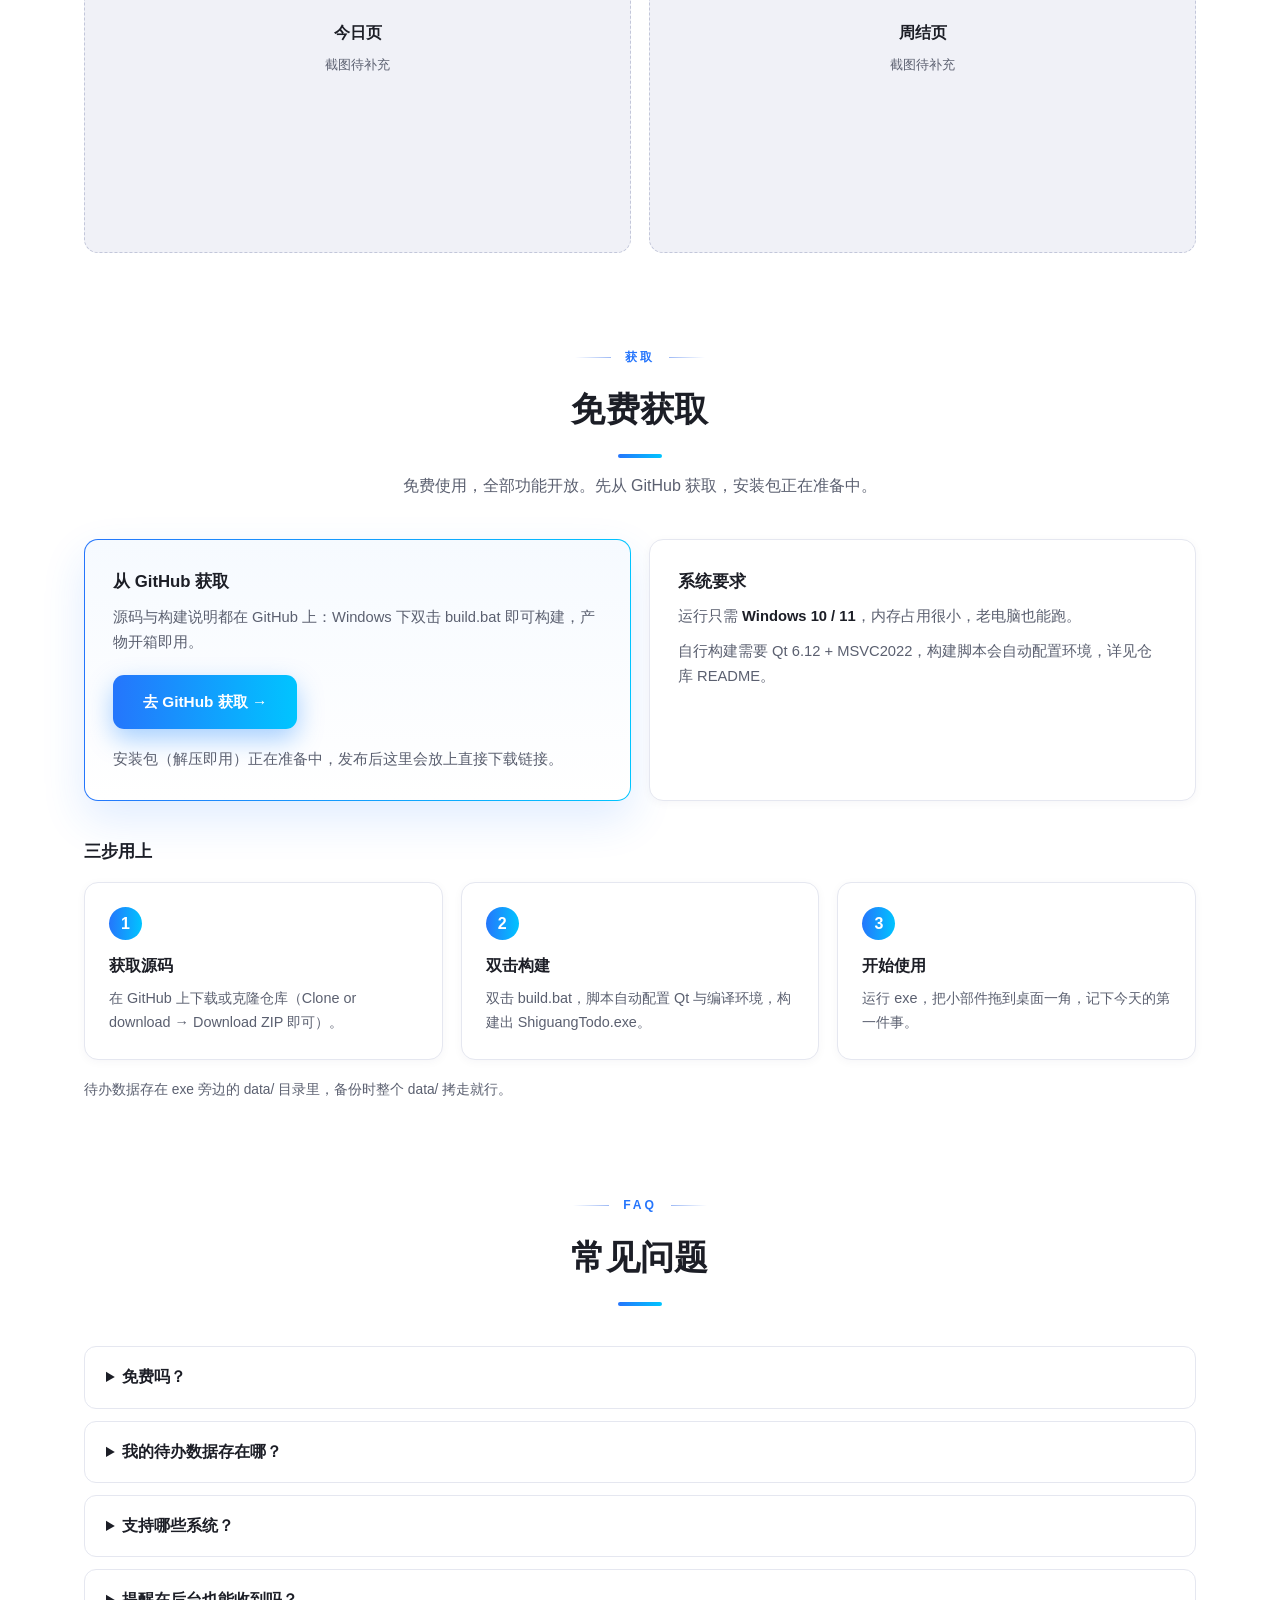
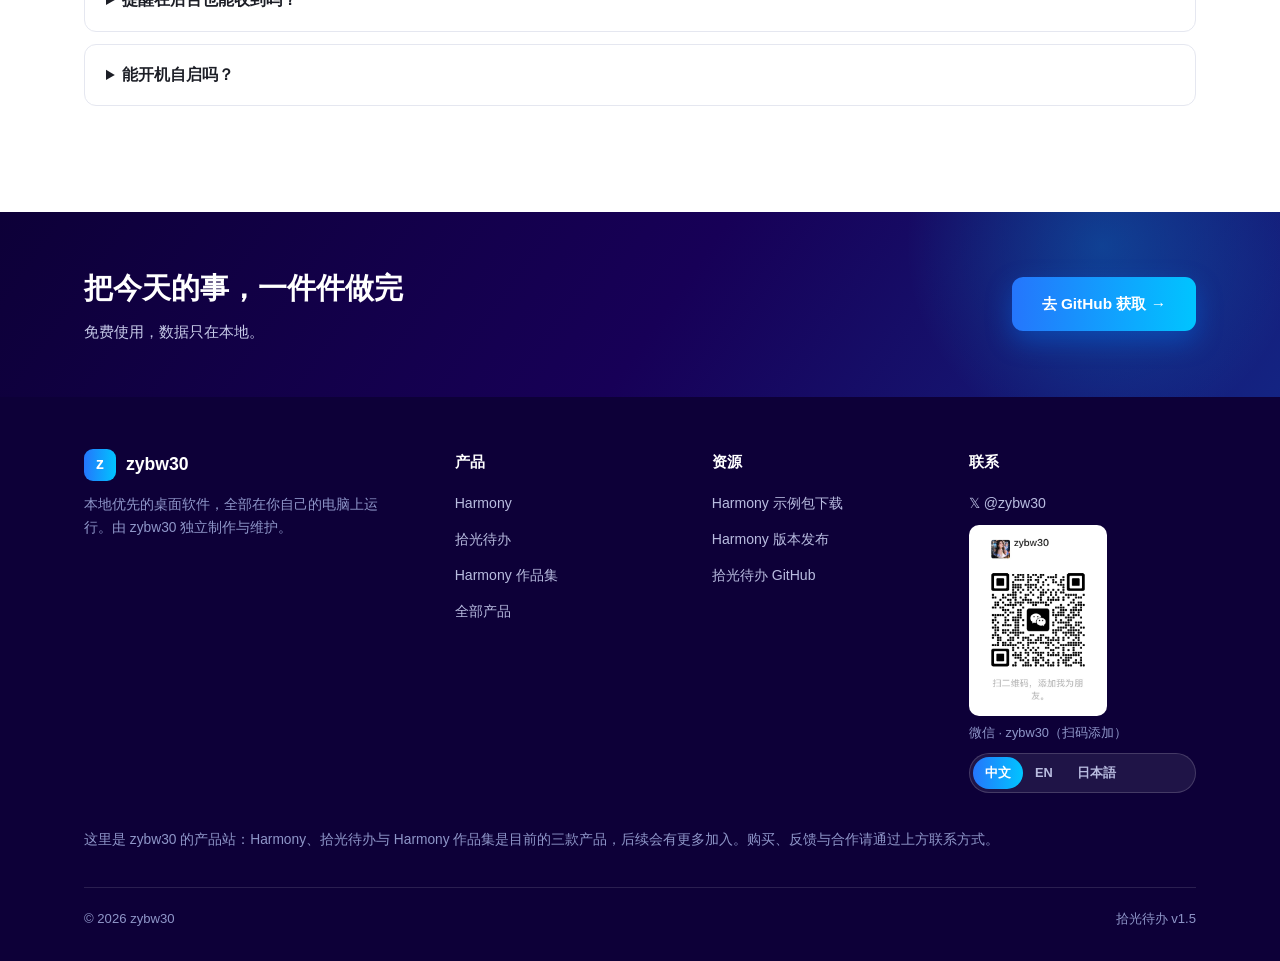
<file: todo.html>
<!DOCTYPE html>
<html lang="zh-CN">
<head>
<meta charset="UTF-8">
<meta name="viewport" content="width=device-width, initial-scale=1.0, viewport-fit=cover">
<title>拾光待办 · 桌面待办小部件 | zybw30</title>
<meta name="description" content="拾光待办：贴在桌面上的待办清单——今日待办、到期提醒、自然语言记时间、周结统计，数据只在本地。免费使用。">
<link rel="alternate" hreflang="zh-CN" href="todo.html">
<link rel="alternate" hreflang="en" href="todo-en.html">
<link rel="alternate" hreflang="ja" href="todo-ja.html">
<style>
  :root{
    --bg:#ffffff; --bg2:#f5f6fa; --card:#ffffff; --ink:#1c1e26; --muted:#5b6070;
    --line:#e5e7f0; --navy:#170057; --navy2:#0d0038; --blue:#2575fc; --cyan:#00c5ff;
    --grad:linear-gradient(92deg,#2575fc 0%,#00c5ff 100%);
    --grad-dark:linear-gradient(125deg,#0d0038 0%,#170057 52%,#123a9e 130%);
    --radius:14px; --shadow:0 10px 34px rgba(23,0,87,.10); --shadow-lg:0 24px 60px rgba(23,0,87,.16);
    --ease:cubic-bezier(.22,.8,.3,1);
    --serif:Georgia,"Times New Roman","Hiragino Mincho ProN","Yu Mincho","Noto Serif SC","Songti SC","STSong","SimSun",serif;
  }
  *{margin:0;padding:0;box-sizing:border-box}
  ::selection{background:#bcd9ff;color:var(--navy2)}
  html{scroll-behavior:smooth}
  body{font-family:-apple-system,BlinkMacSystemFont,"SF Pro Text","PingFang SC","Hiragino Sans GB","Microsoft YaHei",sans-serif;
    background:var(--bg); color:var(--ink); line-height:1.7; -webkit-font-smoothing:antialiased}
  .wrap{max-width:1160px;margin:0 auto;padding:0 24px}
  /* ---------- 顶部信息条 ---------- */
  .topbar{background:var(--navy2);color:#cfd2ff;font-size:.78rem}
  .topbar .wrap{display:flex;justify-content:space-between;align-items:center;height:36px;gap:14px}
  .topbar .tb-r{color:#8f96c9;white-space:nowrap}
  /* ---------- 导航 ---------- */
  nav{position:sticky;top:0;z-index:50;background:rgba(255,255,255,.92);
    backdrop-filter:blur(14px);-webkit-backdrop-filter:blur(14px);border-bottom:1px solid var(--line)}
  nav .wrap{display:flex;align-items:center;justify-content:space-between;height:66px;gap:16px}
  .brand{display:flex;align-items:center;gap:11px;font-weight:800;font-size:1.12rem;white-space:nowrap;color:var(--ink);text-decoration:none}
  .brand .mark{width:34px;height:34px;border-radius:9px;background:var(--grad);color:#fff;
    display:flex;align-items:center;justify-content:center;font-size:1.02rem;box-shadow:0 4px 14px rgba(37,117,252,.35)}
  .brand small{color:var(--muted);font-weight:600;font-size:.76rem;letter-spacing:.08em}
  nav ul{display:flex;gap:2px;list-style:none;align-items:center;flex-wrap:wrap}
  nav a.navlink{text-decoration:none;color:#3c4152;font-size:.9rem;font-weight:600;padding:8px 12px;border-radius:9px;white-space:nowrap}
  nav a.navlink:hover{color:var(--blue);background:#eef3ff}
  .langsel{display:flex;background:#eef0f7;border:1px solid var(--line);border-radius:999px;padding:3px;margin-left:8px}
  .langsel a{text-decoration:none;color:var(--muted);font-size:.8rem;font-weight:700;padding:5px 12px;border-radius:999px;white-space:nowrap}
  .langsel a.on{background:var(--grad);color:#fff}
  .nav-cta{text-decoration:none;background:var(--grad);color:#fff;font-weight:700;font-size:.88rem;
    padding:9px 19px;border-radius:10px;white-space:nowrap;box-shadow:0 4px 14px rgba(37,117,252,.30);transition:transform .18s var(--ease),box-shadow .18s var(--ease)}
  .nav-cta:hover{transform:translateY(-1px);box-shadow:0 8px 20px rgba(37,117,252,.4)}
  .paychips{display:flex;gap:8px;flex-wrap:wrap;margin-top:16px}
  .paychip{font-size:.76rem;color:var(--blue);background:#eaf2ff;border:1px solid #c9dcff;border-radius:999px;padding:4px 11px;font-weight:600}
  /* ---------- Hero ---------- */
  .hero{background:var(--grad-dark);color:#fff;padding:86px 0 70px;position:relative;overflow:hidden}
  .hero-grid{position:absolute;inset:0;pointer-events:none;opacity:.5;
    background-image:linear-gradient(rgba(255,255,255,.045) 1px,transparent 1px),linear-gradient(90deg,rgba(255,255,255,.045) 1px,transparent 1px);
    background-size:56px 56px;
    -webkit-mask-image:radial-gradient(ellipse 90% 70% at 50% 30%,#000 30%,transparent 75%);
    mask-image:radial-gradient(ellipse 90% 70% at 50% 30%,#000 30%,transparent 75%)}
  .hero::before{content:"";position:absolute;inset:auto -10% -55% auto;width:720px;height:720px;border-radius:50%;
    background:radial-gradient(closest-side,rgba(0,197,255,.28),transparent 70%);pointer-events:none}
  .hero::after{content:"";position:absolute;inset:-40% auto auto -12%;width:560px;height:560px;border-radius:50%;
    background:radial-gradient(closest-side,rgba(37,117,252,.35),transparent 70%);pointer-events:none}
  .hero .wrap{position:relative;z-index:1;text-align:center}
  .badge{display:inline-block;font-size:.78rem;color:#a8dcff;background:rgba(0,197,255,.12);
    border:1px solid rgba(0,197,255,.4);padding:6px 15px;border-radius:999px;margin-bottom:24px;font-weight:600}
  .hero h1{font-size:clamp(2.35rem,6.4vw,3.9rem);line-height:1.2;font-weight:800;letter-spacing:-.01em;margin-bottom:20px}
  .hero h1 .hl{background:var(--grad);-webkit-background-clip:text;background-clip:text;color:transparent}
  .hero p.lead{color:#c6c9e8;font-size:clamp(1rem,2.6vw,1.15rem);max-width:700px;margin:0 auto 34px}
  .cta{display:flex;gap:12px;justify-content:center;flex-wrap:wrap}
  .btn{display:inline-block;text-decoration:none;font-weight:700;font-size:.96rem;
    padding:14px 30px;border-radius:11px;transition:transform .15s ease,box-shadow .15s ease}
  .btn.primary{background:var(--grad);color:#fff;box-shadow:0 10px 26px rgba(0,120,255,.35)}
  .btn.primary:hover{transform:translateY(-2px);box-shadow:0 16px 34px rgba(0,120,255,.45)}
  .btn.ghost{background:rgba(255,255,255,.06);color:#fff;border:1px solid rgba(255,255,255,.35)}
  .btn.ghost:hover{border-color:var(--cyan)}
  /* ---------- 关键数据带 ---------- */
  .databand{background:#fff;border-bottom:1px solid var(--line);position:relative}
  .databand::before{content:"";position:absolute;top:0;left:0;right:0;height:3px;background:var(--grad)}
  .databand .wrap{display:grid;grid-template-columns:repeat(2,1fr);gap:10px 8px;padding:38px 24px 34px}
  @media(min-width:760px){.databand .wrap{grid-template-columns:repeat(4,1fr)}
    .stat{border-left:1px solid var(--line)} .stat:first-child{border-left:none}}
  .stat{text-align:center;padding:4px 6px}
  .stat b{font-size:2.2rem;display:block;font-weight:800;line-height:1.2;letter-spacing:-.01em;
    background:var(--grad);-webkit-background-clip:text;background-clip:text;color:transparent;font-variant-numeric:tabular-nums}
  .stat small{color:var(--muted);font-size:.85rem;font-weight:600;letter-spacing:.06em}
  /* ---------- 产品截图框 ---------- */
  .frame{margin:56px auto 0;max-width:920px;background:#10101c;border:1px solid rgba(0,197,255,.32);
    border-radius:16px;overflow:hidden;box-shadow:0 30px 70px rgba(0,0,0,.5),0 0 0 6px rgba(0,197,255,.06),0 0 90px rgba(37,117,252,.25);text-align:left}
  .frame-bar{display:flex;align-items:center;gap:7px;padding:11px 16px;border-bottom:1px solid rgba(255,255,255,.1);background:#17172a}
  .frame-bar i{width:11px;height:11px;border-radius:50%;background:#33334d;display:block}
  .frame-bar i:first-child{background:var(--cyan)}
  .frame-img{display:block;width:100%}
  .frame-body{aspect-ratio:16/9;display:flex;align-items:center;justify-content:center;text-align:center;padding:28px;color:#e8e9f5;
    background:radial-gradient(closest-side,rgba(37,117,252,.16),transparent 78%)}
  .frame-body .shot-label{font-weight:700;font-size:1.02rem}
  .frame-body .shot-label span{display:block;font-weight:400;font-size:.84rem;color:#9aa0c3;margin-top:8px}
  /* ---------- 通用版块 ---------- */
  section.block{padding:84px 0 10px}
  section.band{background:var(--bg2);margin-top:64px;padding:70px 0 64px}
  .sechead{text-align:center;margin-bottom:40px}
  .kicker{font-size:.76rem;font-weight:800;color:var(--blue);letter-spacing:.24em;margin-bottom:12px;text-transform:uppercase;
    display:flex;align-items:center;gap:14px;justify-content:center}
  .kicker::before,.kicker::after{content:"";height:1px;width:36px;background:linear-gradient(90deg,transparent,#9db9f5)}
  .kicker::after{background:linear-gradient(90deg,#9db9f5,transparent)}
  .sechead.left .kicker{justify-content:flex-start}
  .sechead.left .kicker::before{display:none}
  h2.sec{font-size:clamp(1.55rem,4.4vw,2.15rem);font-weight:800;letter-spacing:.01em}
  .secbar{width:44px;height:4px;border-radius:2px;background:var(--grad);margin:16px auto 0}
  p.secdesc{color:var(--muted);max-width:680px;margin:14px auto 0;text-align:center}
  .sechead.left{text-align:left}
  .sechead.left p.secdesc{margin-left:0;text-align:left}
  .sechead.left .secbar{margin-left:0}
  .grid{display:grid;gap:18px}
  @media(min-width:640px){.grid.cols2{grid-template-columns:1fr 1fr}.grid.cols3{grid-template-columns:1fr 1fr 1fr}}
  .card{background:var(--card);border:1px solid var(--line);border-radius:var(--radius);padding:28px;position:relative;overflow:hidden;
    box-shadow:0 2px 10px rgba(23,0,87,.04);transition:transform .25s var(--ease),box-shadow .25s var(--ease),border-color .25s var(--ease)}
  .card::before{content:"";position:absolute;top:0;left:0;right:0;height:3px;background:var(--grad);
    transform:scaleX(0);transform-origin:left;transition:transform .3s var(--ease)}
  .card:hover{transform:translateY(-4px);box-shadow:var(--shadow-lg);border-color:#c9dcff}
  .card:hover::before{transform:scaleX(1)}
  .card .icon{width:48px;height:48px;border-radius:13px;background:linear-gradient(135deg,#eaf2ff,#e2f6ff);border:1px solid #d3e4ff;
    display:flex;align-items:center;justify-content:center;font-size:1.32rem;margin-bottom:16px;box-shadow:inset 0 1px 0 #fff}
  .card h3{font-size:1.05rem;margin-bottom:7px}
  .card p{color:var(--muted);font-size:.92rem}
  /* ---------- 关于: 左文右信息表 ---------- */
  .about-grid{display:grid;gap:26px}
  @media(min-width:860px){.about-grid{grid-template-columns:1.25fr 1fr;gap:40px}}
  .about-txt p{color:var(--muted);margin-bottom:16px}
  .afeats{list-style:none;margin-top:6px}
  .afeats li{padding:7px 0;font-size:.96rem;border-bottom:1px dashed var(--line)}
  .afeats li::before{content:"✓ ";color:var(--blue);font-weight:800}
  .infocard{background:var(--card);border:1px solid var(--line);border-radius:var(--radius);box-shadow:var(--shadow);overflow:hidden;align-self:start}
  .infocard .ihead{background:var(--grad-dark);color:#fff;font-weight:800;padding:15px 22px;font-size:1rem}
  .irow{display:flex;justify-content:space-between;gap:18px;padding:12px 22px;border-bottom:1px solid var(--line);font-size:.92rem}
  .irow:last-child{border-bottom:none}
  .irow span{color:var(--muted);white-space:nowrap}
  .irow b{font-weight:700;text-align:right}
  /* ---------- 产品历程 ---------- */
  .timeline{max-width:820px;margin:0 auto;position:relative;padding-left:26px}
  .timeline::before{content:"";position:absolute;left:6px;top:8px;bottom:8px;width:2px;background:linear-gradient(180deg,var(--blue),var(--cyan))}
  .tl-item{position:relative;padding:0 0 30px 18px}
  .tl-item:last-child{padding-bottom:4px}
  .tl-item::before{content:"";position:absolute;left:-26px;top:7px;width:14px;height:14px;border-radius:50%;
    background:#fff;border:3px solid var(--blue);box-shadow:0 0 0 5px #eaf2ff}
  .tl-date{display:inline-block;font-weight:800;color:var(--blue);background:#eaf2ff;border:1px solid #c9dcff;
    border-radius:999px;padding:2px 12px;font-size:.8rem;margin-bottom:7px}
  .tl-item h3{font-size:1.02rem;margin-bottom:4px}
  .tl-item p{color:var(--muted);font-size:.92rem}
  /* ---------- 展示 ---------- */
  .show-grid{display:grid;gap:18px}
  @media(min-width:640px){.show-grid{grid-template-columns:1fr 1fr}}
  .shot{background:#f0f1f7;border:1px dashed #c3c7da;border-radius:var(--radius);
    display:flex;align-items:center;justify-content:center;text-align:center;padding:26px 18px;aspect-ratio:4/3}
  .shot .shot-label{font-weight:700;font-size:.98rem}
  .shot .shot-label span{display:block;font-weight:400;font-size:.8rem;color:var(--muted);margin-top:7px}
  .showcase-img{margin:0;border-radius:var(--radius);overflow:hidden;border:1px solid var(--line);box-shadow:var(--shadow-lg)}
  .showcase-img img{display:block;width:100%}
  /* ---------- 价格 ---------- */
  .price-card{overflow:visible}
  .price-card::before{border-radius:14px 14px 0 0}
  .price-card{position:relative;border:1px solid transparent;
    background:linear-gradient(180deg,#f6faff,#ffffff) padding-box,var(--grad) border-box;
    box-shadow:0 18px 44px rgba(37,117,252,.14)}
  .price-badge{position:absolute;top:-13px;left:26px;background:var(--grad);color:#fff;
    font-size:.74rem;font-weight:800;padding:4px 13px;border-radius:999px;letter-spacing:.05em}
  .price-row{display:flex;align-items:baseline;gap:13px;flex-wrap:wrap;margin:8px 0 12px}
  .price-now{font-size:3rem;font-weight:800;letter-spacing:-.02em;background:var(--grad);
    -webkit-background-clip:text;background-clip:text;color:transparent}
  .price-was{color:var(--muted);text-decoration:line-through;font-size:1.05rem}
  .price-note{color:var(--muted);font-size:.88rem}
  .price-feats{list-style:none;margin:16px 0 22px}
  .price-feats li{padding:5px 0;font-size:.95rem}
  .price-feats li::before{content:"✓ ";color:var(--blue);font-weight:800}
  .steps{display:grid;gap:18px}
  @media(min-width:640px){.steps{grid-template-columns:1fr 1fr 1fr}}
  .step{background:var(--card);border:1px solid var(--line);border-radius:var(--radius);padding:24px;box-shadow:0 2px 10px rgba(23,0,87,.04)}
  .step .num{width:33px;height:33px;border-radius:50%;background:var(--grad);color:#fff;
    display:flex;align-items:center;justify-content:center;font-weight:800;margin-bottom:12px}
  .step h3{font-size:1rem;margin-bottom:6px}
  .step p{color:var(--muted);font-size:.9rem}
  .fineprint{color:var(--muted);font-size:.86rem;margin-top:18px}
  /* ---------- FAQ ---------- */
  details.faq{background:var(--card);border:1px solid var(--line);border-radius:12px;padding:17px 21px;margin-bottom:12px}
  details.faq summary{cursor:pointer;font-weight:700;font-size:.97rem;transition:color .15s ease}
  details.faq summary:hover{color:var(--blue)}
  details.faq[open ]{border-color:#bcd4ff;box-shadow:0 6px 22px rgba(23,0,87,.06)}
  details.faq[open ] summary{color:var(--blue)}
  details.faq p{color:var(--muted);font-size:.92rem;margin-top:10px}
  /* ---------- CTA 带 ---------- */
  .ctaband{margin-top:84px;background:var(--grad-dark);color:#fff;position:relative;overflow:hidden}
  .ctaband::before{content:"";position:absolute;inset:auto -8% -70% auto;width:560px;height:560px;border-radius:50%;
    background:radial-gradient(closest-side,rgba(0,197,255,.25),transparent 70%);pointer-events:none}
  .ctaband .wrap{position:relative;z-index:1}
  .ctaband .wrap{padding:52px 24px;display:flex;flex-wrap:wrap;gap:20px;align-items:center;justify-content:space-between}
  .ctaband h2{font-size:clamp(1.35rem,3.6vw,1.8rem);font-weight:800}
  .ctaband p{color:#c6c9e8;font-size:.95rem;margin-top:6px}
  /* ---------- 页脚 ---------- */
  footer{background:var(--navy2);color:#b9bce0}
  footer .wrap{padding:52px 24px 30px}
  .fgrid{display:grid;gap:30px}
  @media(min-width:760px){.fgrid{grid-template-columns:1.5fr 1fr 1fr 1fr}}
  footer .fbrand{display:flex;align-items:center;gap:10px;font-weight:800;font-size:1.1rem;color:#fff;margin-bottom:12px}
  footer .fbrand .mark{width:32px;height:32px;border-radius:9px;background:var(--grad);color:#fff;
    display:flex;align-items:center;justify-content:center;font-size:.98rem}
  footer h4{color:#fff;font-size:.95rem;margin-bottom:14px}
  footer ul{list-style:none}
  footer li{margin-bottom:9px}
  footer a{color:#b9bce0;text-decoration:none;font-size:.88rem}
  footer a:hover{color:var(--cyan)}
  footer .fabout{font-size:.86rem;color:#8f96c9;max-width:300px}
  footer .langsel{background:rgba(255,255,255,.08);border-color:rgba(255,255,255,.16);margin:0}
  .wxqr{width:138px;border-radius:10px;display:block;margin-top:8px;background:#fff}
  .wxcap{font-size:.8rem;color:#8f96c9;margin-top:6px}
  footer .langsel a{color:#b9bce0}
  .fbar{border-top:1px solid rgba(255,255,255,.12);margin-top:36px;padding-top:20px;
    display:flex;flex-wrap:wrap;gap:10px 26px;justify-content:space-between;font-size:.82rem;color:#8f96c9}
  /* ---------- 动效 ---------- */
  .reveal{opacity:0;transform:translateY(18px);transition:opacity .6s ease,transform .6s ease}
  .reveal.in{opacity:1;transform:none}
  @media(prefers-reduced-motion:reduce){.reveal{opacity:1;transform:none;transition:none}}
  @media(max-width:560px){nav ul .navlink.hideS{display:none}.topbar .tb-r{display:none}}
  /* ---------- 面包屑 ---------- */
  .crumb{background:#f5f6fa;border-bottom:1px solid var(--line);font-size:.85rem;color:var(--muted)}
  .crumb .wrap{padding:10px 24px}
  .crumb a{color:var(--blue);text-decoration:none;font-weight:600}
  .crumb a:hover{text-decoration:underline}
  /* ---------- 产品卡 ---------- */
  .pcard{padding:0;display:flex;flex-direction:column}
  .pcard .pvisual{height:200px;overflow:hidden;background:var(--grad-dark);display:flex;align-items:center;justify-content:center;position:relative}
  .pcard .pvisual img.cover{width:100%;height:100%;object-fit:cover;object-position:top;display:block}
  .pcard .pvisual img.appicon{width:100px;height:100px;border-radius:25px;box-shadow:0 14px 34px rgba(0,0,0,.45)}
  .pcard .pvisual .plus{font-size:3rem;font-weight:300;color:#9aa0c3}
  .pcard .pvisual .works-mark{font-size:3.4rem;filter:drop-shadow(0 10px 22px rgba(0,0,0,.45))}
  .pcard .pbody{padding:26px 26px 28px;display:flex;flex-direction:column;flex:1}
  .pcard h3{font-size:1.22rem;margin-bottom:2px}
  .pcard .ptag{color:var(--blue);font-weight:700;font-size:.86rem;margin-bottom:10px}
  .pcard p.pdesc{color:var(--muted);font-size:.92rem;flex:1}
  .pcard .ptags{display:flex;gap:8px;flex-wrap:wrap;margin:16px 0 20px}
  .pcard .btn{align-self:flex-start;padding:12px 24px;font-size:.9rem}
  .pcard.more{background:#fafbfe;border-style:dashed}
  .pcard.more .pvisual{background:#eef0f7}
  .pcard.more:hover{transform:none;box-shadow:0 2px 10px rgba(23,0,87,.04)}
  /* ---------- Hero 图标框 ---------- */
  .frame-body img.hero-icon{width:116px;height:116px;border-radius:28px;box-shadow:0 16px 40px rgba(0,0,0,.5);margin-bottom:16px}

  /* ================================================================
     主页画廊版（2026-11-22 借鉴 Oil Art Landing，仅 body.gallery 生效；
     Harmony / 待办详情页不带 gallery 类，渲染不受影响）
     ================================================================ */
  .gallery{background:#FAF6EF}
  /* 顶栏 + 导航 */
  .gallery .topbar{background:#1E3A2F;color:#D8E2D9}
  .gallery .topbar .tb-r{color:#9DB3A4}
  .gallery nav{background:rgba(250,246,239,.92)}
  .gallery .brand .mark{background:#1E3A2F;box-shadow:0 4px 14px rgba(30,58,47,.3)}
  .gallery nav a.navlink:hover{color:#1E3A2F;background:#E9EFEA}
  .gallery .langsel a.on{background:#1E3A2F}
  .gallery .nav-cta{background:#1E3A2F;box-shadow:0 4px 14px rgba(30,58,47,.3)}
  .gallery .nav-cta:hover{box-shadow:0 8px 20px rgba(30,58,47,.4)}
  /* Hero：浅色编辑式两栏 */
  .gallery .hero{background:#FAF6EF;color:#1C1A16;padding:76px 0 70px}
  .gallery .hero-grid,.gallery .hero::before,.gallery .hero::after{display:none}
  .gallery .hero .wrap.hero-in{position:relative;z-index:1;text-align:left;display:grid;grid-template-columns:1.05fr .95fr;gap:56px;align-items:center}
  .gallery .hero .badge{background:transparent;border:none;color:#1E3A2F;padding:0;margin-bottom:22px;font-size:.76rem;letter-spacing:.3em;font-weight:800}
  .gallery .hero h1{font-family:var(--serif);font-size:clamp(2.6rem,5.4vw,4.1rem);line-height:1.18;color:#1C1A16}
  .gallery .hero h1 .hl{background:none;-webkit-background-clip:border-box;background-clip:border-box;color:#1E3A2F;-webkit-text-fill-color:#1E3A2F;display:block}
  .gallery .hero p.lead{color:#6E675C;margin:24px 0 32px;max-width:520px}
  .gallery .hero .cta{justify-content:flex-start}
  .gallery .hero .btn{border-radius:999px}
  .gallery .hero .btn.primary{background:#1E3A2F;box-shadow:0 10px 26px rgba(30,58,47,.3)}
  .gallery .hero .btn.primary:hover{box-shadow:0 16px 34px rgba(30,58,47,.4)}
  .gallery .hero .btn.ghost{background:transparent;color:#1C1A16;border:1.5px solid #1C1A16}
  .gallery .hero .btn.ghost:hover{border-color:#1E3A2F;color:#1E3A2F}
  .gallery .hero-imgs{position:relative}
  .gallery .hero-main{width:100%;aspect-ratio:4/5;object-fit:cover;display:block;border-radius:6px}
  .gallery .hero-sub{position:absolute;left:-38px;bottom:34px;width:46%;aspect-ratio:4/3;object-fit:cover;border-radius:6px;border:6px solid #FAF6EF;box-shadow:0 18px 44px rgba(28,26,22,.22)}
  .gallery .hero-cap{font-size:.8rem;color:#8A8272;margin-top:14px;text-align:right}
  /* 数据带 */
  .gallery .databand{background:transparent;border-top:1px solid #E4DCCB}
  .gallery .databand::before{display:none}
  .gallery .stat b{font-family:var(--serif);background:none;-webkit-background-clip:border-box;background-clip:border-box;color:#1C1A16;-webkit-text-fill-color:#1C1A16}
  .gallery .stat small{color:#8A8272}
  /* 版块标题：左对齐 + 底线 */
  .gallery .sechead{text-align:left;border-bottom:2px solid #1C1A16;padding-bottom:18px}
  .gallery .sechead .kicker{justify-content:flex-start;color:#1E3A2F}
  .gallery .sechead .kicker::before{display:none}
  .gallery .sechead .kicker::after{background:linear-gradient(90deg,#9DB3A4,transparent)}
  .gallery h2.sec{font-family:var(--serif);font-size:clamp(1.6rem,4vw,2rem)}
  .gallery .secbar{display:none}
  .gallery p.secdesc{margin-left:0;text-align:left;color:#8A8272}
  /* 产品画廊墙 */
  @media(min-width:640px){
    .gallery .grid.cols3.wall{grid-template-columns:repeat(12,1fr)}
    .gallery .pcard.big{grid-column:span 7}
    .gallery .pcard.small{grid-column:span 5}
    .gallery .pcard.small.works{grid-column:6 / span 7}
  }
  .gallery .pcard{background:transparent;border:none;box-shadow:none}
  .gallery .pcard:hover{transform:none;box-shadow:none}
  .gallery .pcard::before{display:none}
  .gallery .pcard .pvisual{height:auto;border-radius:6px;overflow:hidden;background:#1E3A2F}
  .gallery .pcard.big .pvisual{aspect-ratio:16/9}
  .gallery .pcard.small .pvisual{aspect-ratio:16/10}
  .gallery .pcard .pbody{padding:18px 2px 0}
  .gallery .pcard h3{font-family:var(--serif);font-size:1.45rem}
  .gallery .pcard .ptag{color:#1E3A2F}
  .gallery .pcard .ptags{gap:0}
  .gallery .pcard .paychip{background:none;border:none;padding:0;color:#8A8272;font-size:.84rem;font-weight:600}
  .gallery .pcard .paychip + .paychip::before{content:"·";margin:0 8px;color:#C9C2B2}
  .gallery .pcard .btn{align-self:flex-start;background:none;color:#1C1A16;box-shadow:none;border:none;border-bottom:1.5px solid #1C1A16;border-radius:0;padding:0 0 2px;font-size:.92rem}
  .gallery .pcard .btn:hover{transform:none;color:#1E3A2F;border-color:#1E3A2F}
  /* 坚持：无卡片线条项 */
  .gallery section.band{background:transparent}
  .gallery .vals{display:grid;gap:28px}
  @media(min-width:640px){.gallery .vals{grid-template-columns:repeat(3,1fr)}}
  .gallery .val{border-top:2px solid #1C1A16;padding-top:16px}
  .gallery .val h3{font-family:var(--serif);font-size:1.1rem;margin-bottom:6px}
  .gallery .val p{color:#6E675C;font-size:.9rem}
  /* CTA 带 */
  .gallery .ctaband{background:#1E3A2F}
  .gallery .ctaband::before{display:none}
  .gallery .ctaband h2{font-family:var(--serif)}
  .gallery .ctaband p{color:#C9D6CB}
  .gallery .ctaband .btn.primary{background:#FAF6EF;color:#1E3A2F;box-shadow:none}
  .gallery .ctaband .btn.primary:hover{box-shadow:0 12px 26px rgba(0,0,0,.25)}
  .gallery .ctaband .btn.ghost{border-color:rgba(250,246,239,.6);color:#FAF6EF}
  /* 页脚 */
  .gallery footer{background:#1E3A2F}
  .gallery footer .fbrand .mark{background:#FAF6EF;color:#1E3A2F}
  .gallery footer a{color:#D8E2D9}
  .gallery footer a:hover{color:#fff}
  .gallery footer .fabout{color:#9DB3A4}
  .gallery footer .fnote{color:#9DB3A4}
  .gallery footer .wxcap{color:#9DB3A4}
  .gallery footer .fbar{border-top-color:rgba(255,255,255,.15);color:#9DB3A4}
  .gallery footer .langsel a.on{background:#FAF6EF;color:#1E3A2F}
  /* 响应式 */
  @media(max-width:820px){
    .gallery .hero .wrap.hero-in{grid-template-columns:1fr;gap:40px}
    .gallery .hero-sub{left:12px}
    .gallery .hero{padding:56px 0 60px}
  }

</style>
</head>
<body>

<div class="topbar">
  <div class="wrap">
    <span>桌面待办小部件 · 数据只在本地</span>
    <span class="tb-r">拾光待办 v1.5</span>
  </div>
</div>

<nav>
  <div class="wrap">
    <a class="brand" href="index.html"><span class="mark">z</span><span>zybw30 <small>产品站</small></span></a>
    <ul>
      <li><a class="navlink hideS" href="#features">功能</a></li>
      <li><a class="navlink hideS" href="#about">关于</a></li>
      <li><a class="navlink hideS" href="#get">获取</a></li>
      <li><a class="navlink hideS" href="#faq">FAQ</a></li>
      <li class="langsel"><a href="todo.html" class="on">中文</a><a href="todo-en.html" class="">EN</a><a href="todo-ja.html" class="">日本語</a></li>
      <li><a class="nav-cta" href="#get">免费获取</a></li>
    </ul>
  </div>
</nav>

<div class="crumb"><div class="wrap"><a href="index.html">← 全部产品</a> / 拾光待办</div></div>

<header class="hero">
  <div class="hero-grid"></div>
  <div class="wrap">
    <div class="badge reveal">免费使用 · 轻量小部件 · 数据在本地</div>
    <h1 class="reveal">拾光待办<br>贴在桌面上的待办清单</h1>
    <p class="lead reveal">一个安安静静待在桌面上的小部件：今天要做的事、几点提醒、这周完成了多少，一眼看清。没有账号，没有同步服务器，数据只在你的电脑上。</p>
    <div class="cta reveal">
      <a class="btn primary" href="#get">免费获取</a>
      <a class="btn ghost" href="#features">了解功能</a>
    </div>
    <div class="frame reveal">
      <div class="frame-bar"><i></i><i></i><i></i></div>
      <div class="frame-body">
        <div>
          <img class="hero-icon" src="assets/todo-icon.png" alt="拾光待办">
          <div class="shot-label">拾光待办 v1.5<span>Windows 桌面小部件 · 界面截图待补充</span></div>
        </div>
      </div>
    </div>
  </div>
</header>

<div class="databand">
  <div class="wrap">
    <div class="stat reveal"><b>4 页导航</b><small>今日 · 历史 · 图片 · 周结</small></div>
    <div class="stat reveal"><b>中文时间</b><small>自然语言直接识别</small></div>
    <div class="stat reveal"><b>提醒 + 贪睡</b><small>托盘通知不错过</small></div>
    <div class="stat reveal"><b>免费</b><small>全部功能免费使用</small></div>
  </div>
</div>

<main class="wrap">

  <section class="block" id="features">
    <div class="sechead reveal">
      <div class="kicker">功能</div>
      <h2 class="sec">今天的事，一眼看清</h2>
      <div class="secbar"></div>
      <p class="secdesc">打开电脑就知道今天要做什么，做完一件划掉一件，周末回头一看，这周没白过。</p>
    </div>
    <div class="grid cols3">
      <div class="card reveal"><div class="icon">📋</div><h3>今日待办</h3><p>增删改、标重要、进度环，做完划掉，误删可撤销。</p></div>
      <div class="card reveal"><div class="icon">⏰</div><h3>到期与重复</h3><p>日历选时间或快捷预设，重复任务到期自动生成下一条。</p></div>
      <div class="card reveal"><div class="icon">💬</div><h3>中文自然语言</h3><p>「明天下午三点开会」直接识别，不用一格格填时间。</p></div>
      <div class="card reveal"><div class="icon">🔔</div><h3>提醒与贪睡</h3><p>提醒条 + 托盘通知，忙着就贪睡一会儿，到点再提醒。</p></div>
      <div class="card reveal"><div class="icon">🖼</div><h3>历史 · 图片 · 周结</h3><p>做完的自动归档，图片随手贴，周末一键复制周结。</p></div>
      <div class="card reveal"><div class="icon">💾</div><h3>数据在本地</h3><p>待办存在 exe 旁的 data/ 目录，一键 zip 备份，换电脑拷走就行。</p></div>
    </div>
  </section>

  <section class="block" id="about">
    <div class="sechead left reveal">
      <div class="kicker">ABOUT</div>
      <h2 class="sec">关于拾光待办</h2>
      <div class="secbar"></div>
    </div>
    <div class="about-grid">
      <div class="about-txt reveal">
        <p>拾光待办是一个 Windows 桌面待办小部件：无边框圆角小窗，拖到桌面一角，置顶、半透明、缩放都随你。它不抢焦点、不弹广告，只安静地帮你把今天的事一件件做完。</p>
        <p>用 Qt 6（QML + C++）从零实现，全部功能本地运行：没有账号，没有云同步，待办数据只存在你电脑上的 data/ 目录里。</p>
        <ul class="afeats">
          <li>无边框小部件：拖拽 / 缩放 / 置顶 / 透明度</li>
          <li>中文自然语言识别时间</li>
          <li>提醒条 + 托盘通知 + 贪睡</li>
          <li>数据本地存储，一键 zip 备份</li>
        </ul>
      </div>
      <div class="infocard reveal">
        <div class="ihead">产品信息</div>
        <div class="irow"><span>产品名称</span><b>拾光待办</b></div>
        <div class="irow"><span>产品类型</span><b>桌面待办小部件</b></div>
        <div class="irow"><span>运行平台</span><b>Windows</b></div>
        <div class="irow"><span>当前版本</span><b>v1.5.0</b></div>
        <div class="irow"><span>价格</span><b>免费</b></div>
        <div class="irow"><span>开发者</span><b>zybw30（独立开发）</b></div>
      </div>
    </div>
  </section>

  <section class="block" id="showcase">
    <div class="sechead reveal">
      <div class="kicker">展示</div>
      <h2 class="sec">拾光待办长这样</h2>
      <div class="secbar"></div>
      <p class="secdesc">界面截图正在准备中，先看功能介绍。</p>
    </div>
    <div class="show-grid">
      <div class="shot reveal"><div class="shot-label">今日页<span>截图待补充</span></div></div>
      <div class="shot reveal"><div class="shot-label">周结页<span>截图待补充</span></div></div>
    </div>
  </section>

  <section class="block" id="get">
    <div class="sechead reveal">
      <div class="kicker">获取</div>
      <h2 class="sec">免费获取</h2>
      <div class="secbar"></div>
      <p class="secdesc">免费使用，全部功能开放。先从 GitHub 获取，安装包正在准备中。</p>
    </div>
    <div class="grid cols2">
      <div class="card price-card reveal">
        <h3>从 GitHub 获取</h3>
        <p style="margin:8px 0 20px">源码与构建说明都在 GitHub 上：Windows 下双击 build.bat 即可构建，产物开箱即用。</p>
        <a class="btn primary" href="https://github.com/zybw30/todo" target="_blank" rel="noopener">去 GitHub 获取 →</a>
        <p class="fineprint">安装包（解压即用）正在准备中，发布后这里会放上直接下载链接。</p>
      </div>
      <div class="card reveal">
        <h3>系统要求</h3>
        <p>运行只需 <strong style="color:var(--ink)">Windows 10 / 11</strong>，内存占用很小，老电脑也能跑。</p>
        <p style="margin-top:10px">自行构建需要 Qt 6.12 + MSVC2022，构建脚本会自动配置环境，详见仓库 README。</p>
      </div>
    </div>
    <h3 class="reveal" style="margin:36px 0 16px;font-size:1.08rem">三步用上</h3>
    <div class="steps">
      <div class="step reveal"><div class="num">1</div><h3>获取源码</h3><p>在 GitHub 上下载或克隆仓库（Clone or download → Download ZIP 即可）。</p></div>
      <div class="step reveal"><div class="num">2</div><h3>双击构建</h3><p>双击 build.bat，脚本自动配置 Qt 与编译环境，构建出 ShiguangTodo.exe。</p></div>
      <div class="step reveal"><div class="num">3</div><h3>开始使用</h3><p>运行 exe，把小部件拖到桌面一角，记下今天的第一件事。</p></div>
    </div>
    <p class="fineprint reveal">待办数据存在 exe 旁边的 data/ 目录里，备份时整个 data/ 拷走就行。</p>
  </section>

  <section class="block" id="faq">
    <div class="sechead reveal">
      <div class="kicker">FAQ</div>
      <h2 class="sec">常见问题</h2>
      <div class="secbar"></div>
    </div>
    <details class="faq reveal">
      <summary>免费吗？</summary>
      <p>免费，全部功能免费使用，没有内购，没有订阅。</p>
    </details>
    <details class="faq reveal">
      <summary>我的待办数据存在哪？</summary>
      <p>exe 旁边的 data/ 目录（data.json + images/），不上传任何服务器。设置里可以一键 zip 备份，换电脑把 data/ 拷走就行。</p>
    </details>
    <details class="faq reveal">
      <summary>支持哪些系统？</summary>
      <p>Windows 10 / 11 桌面端。macOS 与 Linux 暂无计划。</p>
    </details>
    <details class="faq reveal">
      <summary>提醒在后台也能收到吗？</summary>
      <p>可以。关掉主窗口后程序留在托盘，到点弹出提醒条与系统通知；正忙着可以贪睡，稍后再提醒。</p>
    </details>
    <details class="faq reveal">
      <summary>能开机自启吗？</summary>
      <p>可以，在设置里打开自启即可；还支持全局热键呼出与语音输入（Windows）。</p>
    </details>
  </section>

</main>

<div class="ctaband">
  <div class="wrap">
    <div class="reveal">
      <h2>把今天的事，一件件做完</h2>
      <p>免费使用，数据只在本地。</p>
    </div>
    <a class="btn primary reveal" href="https://github.com/zybw30/todo" target="_blank" rel="noopener">去 GitHub 获取 →</a>
  </div>
</div>

<footer id="contact">
  <div class="wrap">
    <div class="fgrid">
      <div>
        <div class="fbrand"><span class="mark">z</span><span>zybw30</span></div>
        <p class="fabout">本地优先的桌面软件，全部在你自己的电脑上运行。由 zybw30 独立制作与维护。</p>
      </div>
      <div>
        <h4>产品</h4>
        <ul>
          <li><a href="harmony.html">Harmony</a></li>
          <li><a href="todo.html">拾光待办</a></li>
          <li><a href="works.html">Harmony 作品集</a></li>
          <li><a href="index.html">全部产品</a></li>
        </ul>
      </div>
      <div>
        <h4>资源</h4>
        <ul>
          <li><a href="https://github.com/zybw30/zybw30.github.io/releases/download/harmony/Harmony-examples.zip">Harmony 示例包下载</a></li>
          <li><a href="https://github.com/zybw30/zybw30.github.io/releases/tag/harmony">Harmony 版本发布</a></li>
          <li><a href="https://github.com/zybw30/todo">拾光待办 GitHub</a></li>
        </ul>
      </div>
      <div>
        <h4>联系</h4>
        <ul>
          <li><a href="https://x.com/zybw30" target="_blank" rel="noopener">𝕏 @zybw30</a></li>
          <li><img class="wxqr" src="assets/wechat-qr.jpg" alt="微信 · zybw30（扫码添加）"><div class="wxcap">微信 · zybw30（扫码添加）</div></li>
          <li><span class="langsel"><a href="todo.html" class="on">中文</a><a href="todo-en.html" class="">EN</a><a href="todo-ja.html" class="">日本語</a></span></li>
        </ul>
      </div>
    </div>
    <p style="font-size:.86rem;color:#8f96c9;margin-top:26px">这里是 zybw30 的产品站：Harmony、拾光待办与 Harmony 作品集是目前的三款产品，后续会有更多加入。购买、反馈与合作请通过上方联系方式。</p>
    <div class="fbar">
      <span>© <span id="year">2026</span> zybw30</span>
      <span>拾光待办 v1.5</span>
    </div>
  </div>
</footer>

<script>
  document.getElementById('year').textContent = new Date().getFullYear();
  var io = new IntersectionObserver(function(entries){
    entries.forEach(function(e){
      if(e.isIntersecting){ e.target.classList.add('in'); io.unobserve(e.target); }
    });
  }, {threshold: 0.12});
  document.querySelectorAll('.reveal').forEach(function(el){ io.observe(el); });
</script>

<script src="/assets/tracker.js" defer></script>
</body>
</html>
</file>
